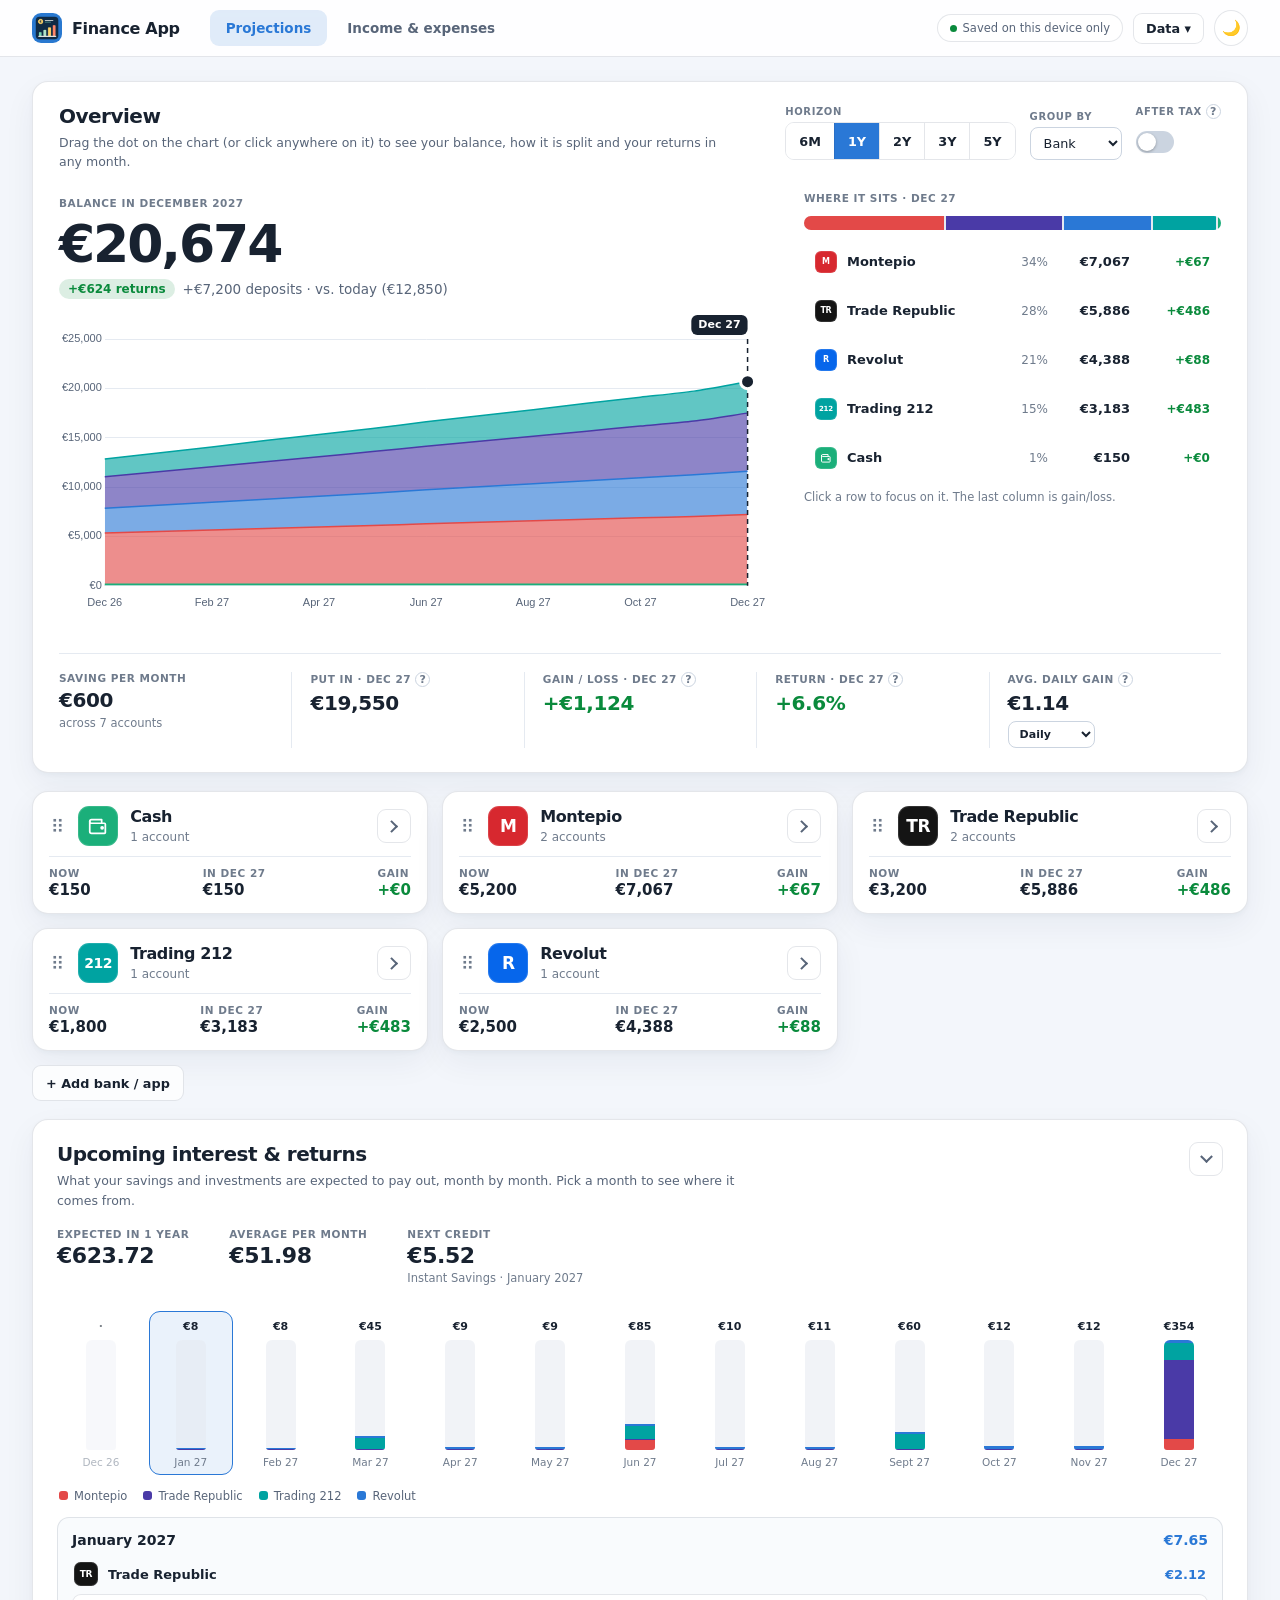
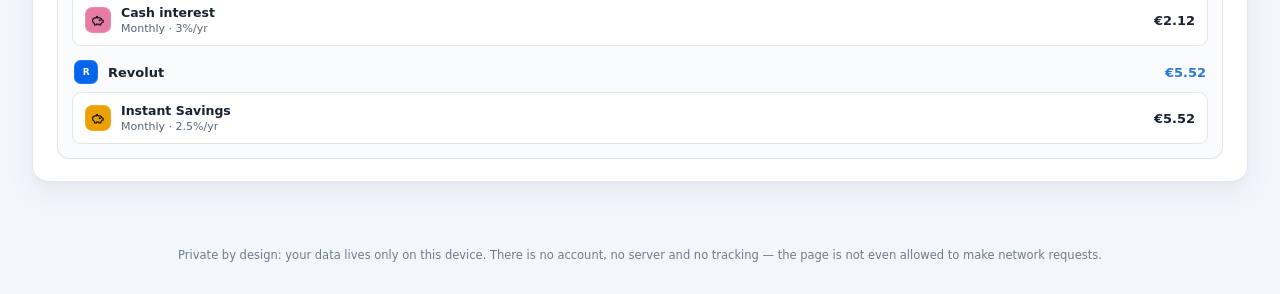
<file: index.html>
<!DOCTYPE html>
<html lang="en">
<head>
<meta charset="UTF-8">
<meta name="viewport" content="width=device-width, initial-scale=1.0, viewport-fit=cover">
<meta http-equiv="Content-Security-Policy" content="default-src 'none'; script-src 'self' 'sha256-WPOx5vxs2ziuLDqXnK0Z0+5/UvFfiCjU7cx1/tRrasc='; style-src 'self' 'unsafe-inline'; img-src 'self' data: blob:; font-src 'self'; connect-src 'self'; manifest-src 'self'; worker-src 'self'; base-uri 'none'; form-action 'none'; object-src 'none'">
<meta name="theme-color" id="themeColor" content="#111821">
<meta name="mobile-web-app-capable" content="yes">
<meta name="apple-mobile-web-app-capable" content="yes">
<meta name="apple-mobile-web-app-title" content="Finance App">
<meta name="apple-mobile-web-app-status-bar-style" content="black-translucent">
<link rel="manifest" href="manifest.webmanifest">
<link rel="icon" type="image/png" href="assets/icons/icon-192.png">
<link rel="apple-touch-icon" href="assets/icons/apple-touch-icon.png">
<title>Finance App</title>
<script>
  // Set the theme before first paint to avoid a light flash in dark mode.
  (function () {
    var t = 'light';
    try { t = localStorage.getItem('finance-tracker-theme-v1') || (matchMedia('(prefers-color-scheme: dark)').matches ? 'dark' : 'light'); } catch (e) {}
    document.documentElement.setAttribute('data-theme', t);
  })();
</script>
<link rel="stylesheet" href="css/styles.css">
</head>
<body>
<div class="app">
  <header class="topbar">
    <div class="brand"><img class="brand-mark" src="assets/icons/icon-192.png" alt=""><span class="brand-name">Finance App</span></div>
    <nav class="tabs" role="tablist" aria-label="Sections">
      <button role="tab" data-tab="projections" aria-controls="view-projections">Projections</button>
      <button role="tab" data-tab="cashflow" aria-controls="view-cashflow">Income &amp; expenses</button>
    </nav>
    <div class="top-actions">
      <div class="autosave-pill" id="autosavePill"><span class="autosave-dot"></span><span id="autosaveText">Saved to this browser</span></div>
      <details class="menu" id="dataMenu">
        <summary class="ghost-btn" aria-label="Data menu">Data ▾</summary>
        <div class="menu-pop">
          <button id="installBtn" hidden>Install app on this device</button>
          <p class="menu-note" id="iosNote" hidden>To install on iPhone: tap Share, then “Add to Home Screen”.</p>
          <button id="shareBtn" hidden>Share backup…</button>
          <button id="exportBtn">Export backup (JSON)</button>
          <button id="importBtn">Import backup…</button>
          <button id="resetBtn" class="danger">Reset to demo data</button>
        </div>
      </details>
      <input type="file" id="importFile" class="file-input" accept="application/json">
      <button class="theme-btn" id="themeBtn" title="Toggle dark mode" aria-label="Toggle dark mode">🌙</button>
    </div>
  </header>

  <main class="wrap">
    <section id="view-projections" role="tabpanel"></section>
    <section id="view-cashflow" role="tabpanel" hidden></section>
  </main>
  <footer id="footNote">Private by design: your data lives only on this device. There is no account, no server and no tracking — the page is not even allowed to make network requests.</footer>
</div>

<dialog id="bankDialog">
  <form method="dialog" id="bankForm">
    <h3>Add a bank / app</h3>
    <label class="fld"><span>Name</span><input type="text" id="bankName" required maxlength="40" placeholder="e.g. Millennium"></label>
    <label class="fld"><span>Colour</span><input type="color" id="bankColor" value="#2a78d6"></label>
    <div class="dialog-actions">
      <button value="cancel" class="ghost" formnovalidate>Cancel</button>
      <button value="ok" class="primary">Add</button>
    </div>
  </form>
</dialog>

<div id="toast" class="toast" role="status" hidden></div>

<script src="js/vendor/chart.umd.min.js"></script>
<script src="js/core/utils.js"></script>
<script src="js/core/projection.js"></script>
<script src="js/core/store.js"></script>
<script src="js/core/chart-plugins.js"></script>
<script src="js/core/icons.js"></script>
<script src="js/core/income.js"></script>
<script src="js/views/overview.js"></script>
<script src="js/views/projections.js"></script>
<script src="js/views/cashflow.js"></script>
<script src="js/app.js"></script>
<script src="js/pwa.js"></script>
</body>
</html>
</file>
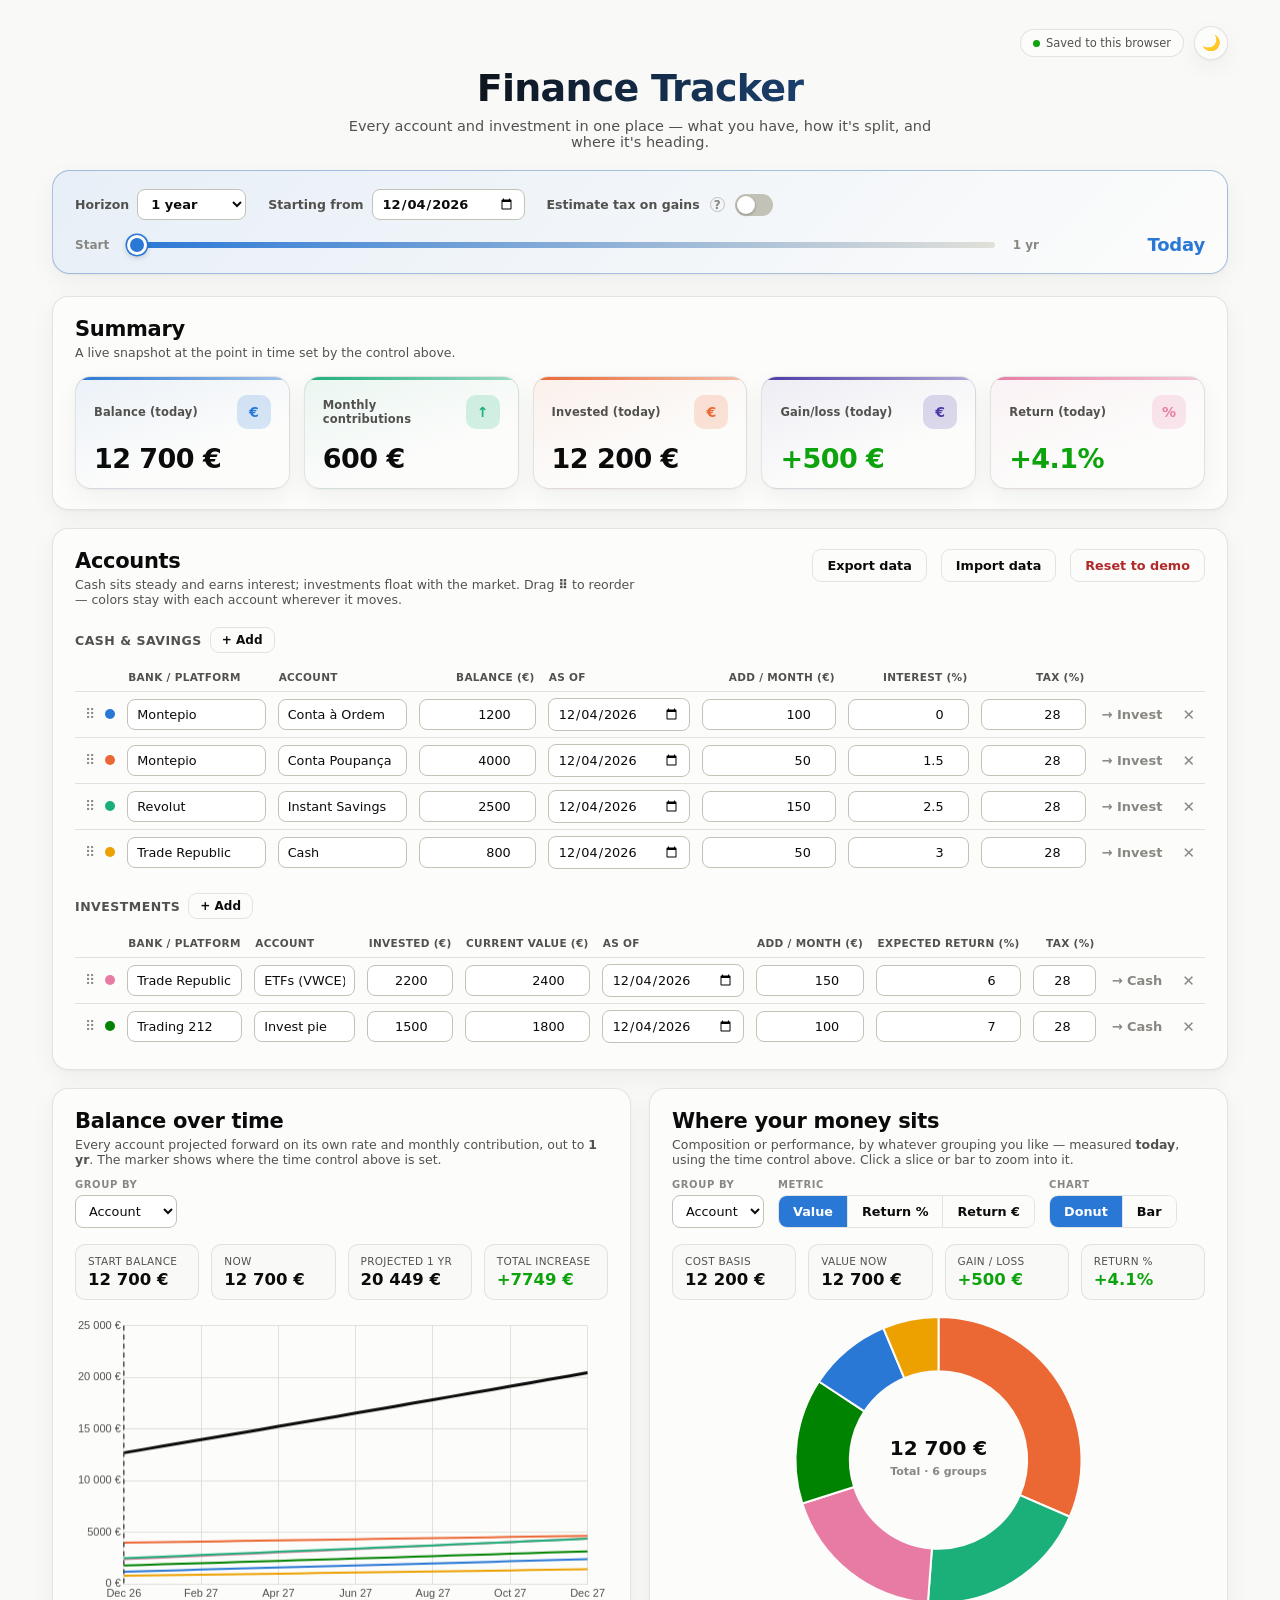
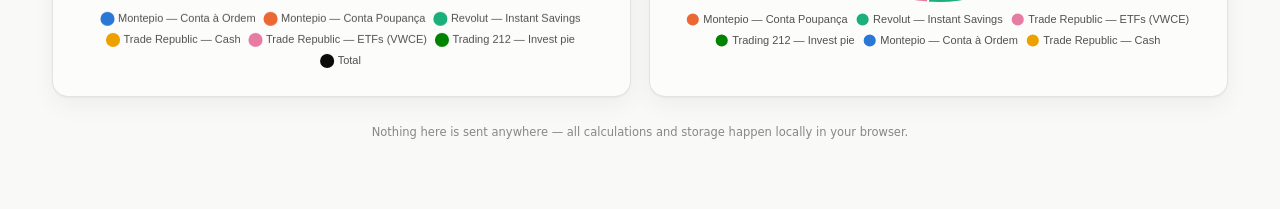
<file: legacy/Finance_App_1.html>
<!DOCTYPE html>
<html lang="en">
<head>
<meta charset="UTF-8">
<meta name="viewport" content="width=device-width, initial-scale=1.0">
<title>Finance Tracker</title>
<script>/*!
 * Chart.js v4.5.1
 * https://www.chartjs.org
 * (c) 2025 Chart.js Contributors
 * Released under the MIT License
 */
!function(t,e){"object"==typeof exports&&"undefined"!=typeof module?module.exports=e():"function"==typeof define&&define.amd?define(e):(t="undefined"!=typeof globalThis?globalThis:t||self).Chart=e()}(this,(function(){"use strict";var t=Object.freeze({__proto__:null,get Colors(){return Jo},get Decimation(){return ta},get Filler(){return ba},get Legend(){return Ma},get SubTitle(){return Pa},get Title(){return ka},get Tooltip(){return Na}});function e(){}const i=(()=>{let t=0;return()=>t++})();function s(t){return null==t}function n(t){if(Array.isArray&&Array.isArray(t))return!0;const e=Object.prototype.toString.call(t);return"[object"===e.slice(0,7)&&"Array]"===e.slice(-6)}function o(t){return null!==t&&"[object Object]"===Object.prototype.toString.call(t)}function a(t){return("number"==typeof t||t instanceof Number)&&isFinite(+t)}function r(t,e){return a(t)?t:e}function l(t,e){return void 0===t?e:t}const h=(t,e)=>"string"==typeof t&&t.endsWith("%")?parseFloat(t)/100:+t/e,c=(t,e)=>"string"==typeof t&&t.endsWith("%")?parseFloat(t)/100*e:+t;function d(t,e,i){if(t&&"function"==typeof t.call)return t.apply(i,e)}function u(t,e,i,s){let a,r,l;if(n(t))if(r=t.length,s)for(a=r-1;a>=0;a--)e.call(i,t[a],a);else for(a=0;a<r;a++)e.call(i,t[a],a);else if(o(t))for(l=Object.keys(t),r=l.length,a=0;a<r;a++)e.call(i,t[l[a]],l[a])}function f(t,e){let i,s,n,o;if(!t||!e||t.length!==e.length)return!1;for(i=0,s=t.length;i<s;++i)if(n=t[i],o=e[i],n.datasetIndex!==o.datasetIndex||n.index!==o.index)return!1;return!0}function g(t){if(n(t))return t.map(g);if(o(t)){const e=Object.create(null),i=Object.keys(t),s=i.length;let n=0;for(;n<s;++n)e[i[n]]=g(t[i[n]]);return e}return t}function p(t){return-1===["__proto__","prototype","constructor"].indexOf(t)}function m(t,e,i,s){if(!p(t))return;const n=e[t],a=i[t];o(n)&&o(a)?x(n,a,s):e[t]=g(a)}function x(t,e,i){const s=n(e)?e:[e],a=s.length;if(!o(t))return t;const r=(i=i||{}).merger||m;let l;for(let e=0;e<a;++e){if(l=s[e],!o(l))continue;const n=Object.keys(l);for(let e=0,s=n.length;e<s;++e)r(n[e],t,l,i)}return t}function b(t,e){return x(t,e,{merger:_})}function _(t,e,i){if(!p(t))return;const s=e[t],n=i[t];o(s)&&o(n)?b(s,n):Object.prototype.hasOwnProperty.call(e,t)||(e[t]=g(n))}const y={"":t=>t,x:t=>t.x,y:t=>t.y};function v(t){const e=t.split("."),i=[];let s="";for(const t of e)s+=t,s.endsWith("\\")?s=s.slice(0,-1)+".":(i.push(s),s="");return i}function M(t,e){const i=y[e]||(y[e]=function(t){const e=v(t);return t=>{for(const i of e){if(""===i)break;t=t&&t[i]}return t}}(e));return i(t)}function w(t){return t.charAt(0).toUpperCase()+t.slice(1)}const k=t=>void 0!==t,S=t=>"function"==typeof t,P=(t,e)=>{if(t.size!==e.size)return!1;for(const i of t)if(!e.has(i))return!1;return!0};function D(t){return"mouseup"===t.type||"click"===t.type||"contextmenu"===t.type}const C=Math.PI,O=2*C,A=O+C,T=Number.POSITIVE_INFINITY,L=C/180,E=C/2,R=C/4,I=2*C/3,z=Math.log10,F=Math.sign;function V(t,e,i){return Math.abs(t-e)<i}function B(t){const e=Math.round(t);t=V(t,e,t/1e3)?e:t;const i=Math.pow(10,Math.floor(z(t))),s=t/i;return(s<=1?1:s<=2?2:s<=5?5:10)*i}function W(t){const e=[],i=Math.sqrt(t);let s;for(s=1;s<i;s++)t%s==0&&(e.push(s),e.push(t/s));return i===(0|i)&&e.push(i),e.sort(((t,e)=>t-e)).pop(),e}function N(t){return!function(t){return"symbol"==typeof t||"object"==typeof t&&null!==t&&!(Symbol.toPrimitive in t||"toString"in t||"valueOf"in t)}(t)&&!isNaN(parseFloat(t))&&isFinite(t)}function H(t,e){const i=Math.round(t);return i-e<=t&&i+e>=t}function j(t,e,i){let s,n,o;for(s=0,n=t.length;s<n;s++)o=t[s][i],isNaN(o)||(e.min=Math.min(e.min,o),e.max=Math.max(e.max,o))}function $(t){return t*(C/180)}function Y(t){return t*(180/C)}function U(t){if(!a(t))return;let e=1,i=0;for(;Math.round(t*e)/e!==t;)e*=10,i++;return i}function X(t,e){const i=e.x-t.x,s=e.y-t.y,n=Math.sqrt(i*i+s*s);let o=Math.atan2(s,i);return o<-.5*C&&(o+=O),{angle:o,distance:n}}function q(t,e){return Math.sqrt(Math.pow(e.x-t.x,2)+Math.pow(e.y-t.y,2))}function K(t,e){return(t-e+A)%O-C}function G(t){return(t%O+O)%O}function J(t,e,i,s){const n=G(t),o=G(e),a=G(i),r=G(o-n),l=G(a-n),h=G(n-o),c=G(n-a);return n===o||n===a||s&&o===a||r>l&&h<c}function Z(t,e,i){return Math.max(e,Math.min(i,t))}function Q(t){return Z(t,-32768,32767)}function tt(t,e,i,s=1e-6){return t>=Math.min(e,i)-s&&t<=Math.max(e,i)+s}function et(t,e,i){i=i||(i=>t[i]<e);let s,n=t.length-1,o=0;for(;n-o>1;)s=o+n>>1,i(s)?o=s:n=s;return{lo:o,hi:n}}const it=(t,e,i,s)=>et(t,i,s?s=>{const n=t[s][e];return n<i||n===i&&t[s+1][e]===i}:s=>t[s][e]<i),st=(t,e,i)=>et(t,i,(s=>t[s][e]>=i));function nt(t,e,i){let s=0,n=t.length;for(;s<n&&t[s]<e;)s++;for(;n>s&&t[n-1]>i;)n--;return s>0||n<t.length?t.slice(s,n):t}const ot=["push","pop","shift","splice","unshift"];function at(t,e){t._chartjs?t._chartjs.listeners.push(e):(Object.defineProperty(t,"_chartjs",{configurable:!0,enumerable:!1,value:{listeners:[e]}}),ot.forEach((e=>{const i="_onData"+w(e),s=t[e];Object.defineProperty(t,e,{configurable:!0,enumerable:!1,value(...e){const n=s.apply(this,e);return t._chartjs.listeners.forEach((t=>{"function"==typeof t[i]&&t[i](...e)})),n}})})))}function rt(t,e){const i=t._chartjs;if(!i)return;const s=i.listeners,n=s.indexOf(e);-1!==n&&s.splice(n,1),s.length>0||(ot.forEach((e=>{delete t[e]})),delete t._chartjs)}function lt(t){const e=new Set(t);return e.size===t.length?t:Array.from(e)}const ht="undefined"==typeof window?function(t){return t()}:window.requestAnimationFrame;function ct(t,e){let i=[],s=!1;return function(...n){i=n,s||(s=!0,ht.call(window,(()=>{s=!1,t.apply(e,i)})))}}function dt(t,e){let i;return function(...s){return e?(clearTimeout(i),i=setTimeout(t,e,s)):t.apply(this,s),e}}const ut=t=>"start"===t?"left":"end"===t?"right":"center",ft=(t,e,i)=>"start"===t?e:"end"===t?i:(e+i)/2,gt=(t,e,i,s)=>t===(s?"left":"right")?i:"center"===t?(e+i)/2:e;function pt(t,e,i){const n=e.length;let o=0,a=n;if(t._sorted){const{iScale:r,vScale:l,_parsed:h}=t,c=t.dataset&&t.dataset.options?t.dataset.options.spanGaps:null,d=r.axis,{min:u,max:f,minDefined:g,maxDefined:p}=r.getUserBounds();if(g){if(o=Math.min(it(h,d,u).lo,i?n:it(e,d,r.getPixelForValue(u)).lo),c){const t=h.slice(0,o+1).reverse().findIndex((t=>!s(t[l.axis])));o-=Math.max(0,t)}o=Z(o,0,n-1)}if(p){let t=Math.max(it(h,r.axis,f,!0).hi+1,i?0:it(e,d,r.getPixelForValue(f),!0).hi+1);if(c){const e=h.slice(t-1).findIndex((t=>!s(t[l.axis])));t+=Math.max(0,e)}a=Z(t,o,n)-o}else a=n-o}return{start:o,count:a}}function mt(t){const{xScale:e,yScale:i,_scaleRanges:s}=t,n={xmin:e.min,xmax:e.max,ymin:i.min,ymax:i.max};if(!s)return t._scaleRanges=n,!0;const o=s.xmin!==e.min||s.xmax!==e.max||s.ymin!==i.min||s.ymax!==i.max;return Object.assign(s,n),o}class xt{constructor(){this._request=null,this._charts=new Map,this._running=!1,this._lastDate=void 0}_notify(t,e,i,s){const n=e.listeners[s],o=e.duration;n.forEach((s=>s({chart:t,initial:e.initial,numSteps:o,currentStep:Math.min(i-e.start,o)})))}_refresh(){this._request||(this._running=!0,this._request=ht.call(window,(()=>{this._update(),this._request=null,this._running&&this._refresh()})))}_update(t=Date.now()){let e=0;this._charts.forEach(((i,s)=>{if(!i.running||!i.items.length)return;const n=i.items;let o,a=n.length-1,r=!1;for(;a>=0;--a)o=n[a],o._active?(o._total>i.duration&&(i.duration=o._total),o.tick(t),r=!0):(n[a]=n[n.length-1],n.pop());r&&(s.draw(),this._notify(s,i,t,"progress")),n.length||(i.running=!1,this._notify(s,i,t,"complete"),i.initial=!1),e+=n.length})),this._lastDate=t,0===e&&(this._running=!1)}_getAnims(t){const e=this._charts;let i=e.get(t);return i||(i={running:!1,initial:!0,items:[],listeners:{complete:[],progress:[]}},e.set(t,i)),i}listen(t,e,i){this._getAnims(t).listeners[e].push(i)}add(t,e){e&&e.length&&this._getAnims(t).items.push(...e)}has(t){return this._getAnims(t).items.length>0}start(t){const e=this._charts.get(t);e&&(e.running=!0,e.start=Date.now(),e.duration=e.items.reduce(((t,e)=>Math.max(t,e._duration)),0),this._refresh())}running(t){if(!this._running)return!1;const e=this._charts.get(t);return!!(e&&e.running&&e.items.length)}stop(t){const e=this._charts.get(t);if(!e||!e.items.length)return;const i=e.items;let s=i.length-1;for(;s>=0;--s)i[s].cancel();e.items=[],this._notify(t,e,Date.now(),"complete")}remove(t){return this._charts.delete(t)}}var bt=new xt;
/*!
 * @kurkle/color v0.3.2
 * https://github.com/kurkle/color#readme
 * (c) 2023 Jukka Kurkela
 * Released under the MIT License
 */function _t(t){return t+.5|0}const yt=(t,e,i)=>Math.max(Math.min(t,i),e);function vt(t){return yt(_t(2.55*t),0,255)}function Mt(t){return yt(_t(255*t),0,255)}function wt(t){return yt(_t(t/2.55)/100,0,1)}function kt(t){return yt(_t(100*t),0,100)}const St={0:0,1:1,2:2,3:3,4:4,5:5,6:6,7:7,8:8,9:9,A:10,B:11,C:12,D:13,E:14,F:15,a:10,b:11,c:12,d:13,e:14,f:15},Pt=[..."0123456789ABCDEF"],Dt=t=>Pt[15&t],Ct=t=>Pt[(240&t)>>4]+Pt[15&t],Ot=t=>(240&t)>>4==(15&t);function At(t){var e=(t=>Ot(t.r)&&Ot(t.g)&&Ot(t.b)&&Ot(t.a))(t)?Dt:Ct;return t?"#"+e(t.r)+e(t.g)+e(t.b)+((t,e)=>t<255?e(t):"")(t.a,e):void 0}const Tt=/^(hsla?|hwb|hsv)\(\s*([-+.e\d]+)(?:deg)?[\s,]+([-+.e\d]+)%[\s,]+([-+.e\d]+)%(?:[\s,]+([-+.e\d]+)(%)?)?\s*\)$/;function Lt(t,e,i){const s=e*Math.min(i,1-i),n=(e,n=(e+t/30)%12)=>i-s*Math.max(Math.min(n-3,9-n,1),-1);return[n(0),n(8),n(4)]}function Et(t,e,i){const s=(s,n=(s+t/60)%6)=>i-i*e*Math.max(Math.min(n,4-n,1),0);return[s(5),s(3),s(1)]}function Rt(t,e,i){const s=Lt(t,1,.5);let n;for(e+i>1&&(n=1/(e+i),e*=n,i*=n),n=0;n<3;n++)s[n]*=1-e-i,s[n]+=e;return s}function It(t){const e=t.r/255,i=t.g/255,s=t.b/255,n=Math.max(e,i,s),o=Math.min(e,i,s),a=(n+o)/2;let r,l,h;return n!==o&&(h=n-o,l=a>.5?h/(2-n-o):h/(n+o),r=function(t,e,i,s,n){return t===n?(e-i)/s+(e<i?6:0):e===n?(i-t)/s+2:(t-e)/s+4}(e,i,s,h,n),r=60*r+.5),[0|r,l||0,a]}function zt(t,e,i,s){return(Array.isArray(e)?t(e[0],e[1],e[2]):t(e,i,s)).map(Mt)}function Ft(t,e,i){return zt(Lt,t,e,i)}function Vt(t){return(t%360+360)%360}function Bt(t){const e=Tt.exec(t);let i,s=255;if(!e)return;e[5]!==i&&(s=e[6]?vt(+e[5]):Mt(+e[5]));const n=Vt(+e[2]),o=+e[3]/100,a=+e[4]/100;return i="hwb"===e[1]?function(t,e,i){return zt(Rt,t,e,i)}(n,o,a):"hsv"===e[1]?function(t,e,i){return zt(Et,t,e,i)}(n,o,a):Ft(n,o,a),{r:i[0],g:i[1],b:i[2],a:s}}const Wt={x:"dark",Z:"light",Y:"re",X:"blu",W:"gr",V:"medium",U:"slate",A:"ee",T:"ol",S:"or",B:"ra",C:"lateg",D:"ights",R:"in",Q:"turquois",E:"hi",P:"ro",O:"al",N:"le",M:"de",L:"yello",F:"en",K:"ch",G:"arks",H:"ea",I:"ightg",J:"wh"},Nt={OiceXe:"f0f8ff",antiquewEte:"faebd7",aqua:"ffff",aquamarRe:"7fffd4",azuY:"f0ffff",beige:"f5f5dc",bisque:"ffe4c4",black:"0",blanKedOmond:"ffebcd",Xe:"ff",XeviTet:"8a2be2",bPwn:"a52a2a",burlywood:"deb887",caMtXe:"5f9ea0",KartYuse:"7fff00",KocTate:"d2691e",cSO:"ff7f50",cSnflowerXe:"6495ed",cSnsilk:"fff8dc",crimson:"dc143c",cyan:"ffff",xXe:"8b",xcyan:"8b8b",xgTMnPd:"b8860b",xWay:"a9a9a9",xgYF:"6400",xgYy:"a9a9a9",xkhaki:"bdb76b",xmagFta:"8b008b",xTivegYF:"556b2f",xSange:"ff8c00",xScEd:"9932cc",xYd:"8b0000",xsOmon:"e9967a",xsHgYF:"8fbc8f",xUXe:"483d8b",xUWay:"2f4f4f",xUgYy:"2f4f4f",xQe:"ced1",xviTet:"9400d3",dAppRk:"ff1493",dApskyXe:"bfff",dimWay:"696969",dimgYy:"696969",dodgerXe:"1e90ff",fiYbrick:"b22222",flSOwEte:"fffaf0",foYstWAn:"228b22",fuKsia:"ff00ff",gaRsbSo:"dcdcdc",ghostwEte:"f8f8ff",gTd:"ffd700",gTMnPd:"daa520",Way:"808080",gYF:"8000",gYFLw:"adff2f",gYy:"808080",honeyMw:"f0fff0",hotpRk:"ff69b4",RdianYd:"cd5c5c",Rdigo:"4b0082",ivSy:"fffff0",khaki:"f0e68c",lavFMr:"e6e6fa",lavFMrXsh:"fff0f5",lawngYF:"7cfc00",NmoncEffon:"fffacd",ZXe:"add8e6",ZcSO:"f08080",Zcyan:"e0ffff",ZgTMnPdLw:"fafad2",ZWay:"d3d3d3",ZgYF:"90ee90",ZgYy:"d3d3d3",ZpRk:"ffb6c1",ZsOmon:"ffa07a",ZsHgYF:"20b2aa",ZskyXe:"87cefa",ZUWay:"778899",ZUgYy:"778899",ZstAlXe:"b0c4de",ZLw:"ffffe0",lime:"ff00",limegYF:"32cd32",lRF:"faf0e6",magFta:"ff00ff",maPon:"800000",VaquamarRe:"66cdaa",VXe:"cd",VScEd:"ba55d3",VpurpN:"9370db",VsHgYF:"3cb371",VUXe:"7b68ee",VsprRggYF:"fa9a",VQe:"48d1cc",VviTetYd:"c71585",midnightXe:"191970",mRtcYam:"f5fffa",mistyPse:"ffe4e1",moccasR:"ffe4b5",navajowEte:"ffdead",navy:"80",Tdlace:"fdf5e6",Tive:"808000",TivedBb:"6b8e23",Sange:"ffa500",SangeYd:"ff4500",ScEd:"da70d6",pOegTMnPd:"eee8aa",pOegYF:"98fb98",pOeQe:"afeeee",pOeviTetYd:"db7093",papayawEp:"ffefd5",pHKpuff:"ffdab9",peru:"cd853f",pRk:"ffc0cb",plum:"dda0dd",powMrXe:"b0e0e6",purpN:"800080",YbeccapurpN:"663399",Yd:"ff0000",Psybrown:"bc8f8f",PyOXe:"4169e1",saddNbPwn:"8b4513",sOmon:"fa8072",sandybPwn:"f4a460",sHgYF:"2e8b57",sHshell:"fff5ee",siFna:"a0522d",silver:"c0c0c0",skyXe:"87ceeb",UXe:"6a5acd",UWay:"708090",UgYy:"708090",snow:"fffafa",sprRggYF:"ff7f",stAlXe:"4682b4",tan:"d2b48c",teO:"8080",tEstN:"d8bfd8",tomato:"ff6347",Qe:"40e0d0",viTet:"ee82ee",JHt:"f5deb3",wEte:"ffffff",wEtesmoke:"f5f5f5",Lw:"ffff00",LwgYF:"9acd32"};let Ht;function jt(t){Ht||(Ht=function(){const t={},e=Object.keys(Nt),i=Object.keys(Wt);let s,n,o,a,r;for(s=0;s<e.length;s++){for(a=r=e[s],n=0;n<i.length;n++)o=i[n],r=r.replace(o,Wt[o]);o=parseInt(Nt[a],16),t[r]=[o>>16&255,o>>8&255,255&o]}return t}(),Ht.transparent=[0,0,0,0]);const e=Ht[t.toLowerCase()];return e&&{r:e[0],g:e[1],b:e[2],a:4===e.length?e[3]:255}}const $t=/^rgba?\(\s*([-+.\d]+)(%)?[\s,]+([-+.e\d]+)(%)?[\s,]+([-+.e\d]+)(%)?(?:[\s,/]+([-+.e\d]+)(%)?)?\s*\)$/;const Yt=t=>t<=.0031308?12.92*t:1.055*Math.pow(t,1/2.4)-.055,Ut=t=>t<=.04045?t/12.92:Math.pow((t+.055)/1.055,2.4);function Xt(t,e,i){if(t){let s=It(t);s[e]=Math.max(0,Math.min(s[e]+s[e]*i,0===e?360:1)),s=Ft(s),t.r=s[0],t.g=s[1],t.b=s[2]}}function qt(t,e){return t?Object.assign(e||{},t):t}function Kt(t){var e={r:0,g:0,b:0,a:255};return Array.isArray(t)?t.length>=3&&(e={r:t[0],g:t[1],b:t[2],a:255},t.length>3&&(e.a=Mt(t[3]))):(e=qt(t,{r:0,g:0,b:0,a:1})).a=Mt(e.a),e}function Gt(t){return"r"===t.charAt(0)?function(t){const e=$t.exec(t);let i,s,n,o=255;if(e){if(e[7]!==i){const t=+e[7];o=e[8]?vt(t):yt(255*t,0,255)}return i=+e[1],s=+e[3],n=+e[5],i=255&(e[2]?vt(i):yt(i,0,255)),s=255&(e[4]?vt(s):yt(s,0,255)),n=255&(e[6]?vt(n):yt(n,0,255)),{r:i,g:s,b:n,a:o}}}(t):Bt(t)}class Jt{constructor(t){if(t instanceof Jt)return t;const e=typeof t;let i;var s,n,o;"object"===e?i=Kt(t):"string"===e&&(o=(s=t).length,"#"===s[0]&&(4===o||5===o?n={r:255&17*St[s[1]],g:255&17*St[s[2]],b:255&17*St[s[3]],a:5===o?17*St[s[4]]:255}:7!==o&&9!==o||(n={r:St[s[1]]<<4|St[s[2]],g:St[s[3]]<<4|St[s[4]],b:St[s[5]]<<4|St[s[6]],a:9===o?St[s[7]]<<4|St[s[8]]:255})),i=n||jt(t)||Gt(t)),this._rgb=i,this._valid=!!i}get valid(){return this._valid}get rgb(){var t=qt(this._rgb);return t&&(t.a=wt(t.a)),t}set rgb(t){this._rgb=Kt(t)}rgbString(){return this._valid?(t=this._rgb)&&(t.a<255?`rgba(${t.r}, ${t.g}, ${t.b}, ${wt(t.a)})`:`rgb(${t.r}, ${t.g}, ${t.b})`):void 0;var t}hexString(){return this._valid?At(this._rgb):void 0}hslString(){return this._valid?function(t){if(!t)return;const e=It(t),i=e[0],s=kt(e[1]),n=kt(e[2]);return t.a<255?`hsla(${i}, ${s}%, ${n}%, ${wt(t.a)})`:`hsl(${i}, ${s}%, ${n}%)`}(this._rgb):void 0}mix(t,e){if(t){const i=this.rgb,s=t.rgb;let n;const o=e===n?.5:e,a=2*o-1,r=i.a-s.a,l=((a*r==-1?a:(a+r)/(1+a*r))+1)/2;n=1-l,i.r=255&l*i.r+n*s.r+.5,i.g=255&l*i.g+n*s.g+.5,i.b=255&l*i.b+n*s.b+.5,i.a=o*i.a+(1-o)*s.a,this.rgb=i}return this}interpolate(t,e){return t&&(this._rgb=function(t,e,i){const s=Ut(wt(t.r)),n=Ut(wt(t.g)),o=Ut(wt(t.b));return{r:Mt(Yt(s+i*(Ut(wt(e.r))-s))),g:Mt(Yt(n+i*(Ut(wt(e.g))-n))),b:Mt(Yt(o+i*(Ut(wt(e.b))-o))),a:t.a+i*(e.a-t.a)}}(this._rgb,t._rgb,e)),this}clone(){return new Jt(this.rgb)}alpha(t){return this._rgb.a=Mt(t),this}clearer(t){return this._rgb.a*=1-t,this}greyscale(){const t=this._rgb,e=_t(.3*t.r+.59*t.g+.11*t.b);return t.r=t.g=t.b=e,this}opaquer(t){return this._rgb.a*=1+t,this}negate(){const t=this._rgb;return t.r=255-t.r,t.g=255-t.g,t.b=255-t.b,this}lighten(t){return Xt(this._rgb,2,t),this}darken(t){return Xt(this._rgb,2,-t),this}saturate(t){return Xt(this._rgb,1,t),this}desaturate(t){return Xt(this._rgb,1,-t),this}rotate(t){return function(t,e){var i=It(t);i[0]=Vt(i[0]+e),i=Ft(i),t.r=i[0],t.g=i[1],t.b=i[2]}(this._rgb,t),this}}function Zt(t){if(t&&"object"==typeof t){const e=t.toString();return"[object CanvasPattern]"===e||"[object CanvasGradient]"===e}return!1}function Qt(t){return Zt(t)?t:new Jt(t)}function te(t){return Zt(t)?t:new Jt(t).saturate(.5).darken(.1).hexString()}const ee=["x","y","borderWidth","radius","tension"],ie=["color","borderColor","backgroundColor"];const se=new Map;function ne(t,e,i){return function(t,e){e=e||{};const i=t+JSON.stringify(e);let s=se.get(i);return s||(s=new Intl.NumberFormat(t,e),se.set(i,s)),s}(e,i).format(t)}const oe={values:t=>n(t)?t:""+t,numeric(t,e,i){if(0===t)return"0";const s=this.chart.options.locale;let n,o=t;if(i.length>1){const e=Math.max(Math.abs(i[0].value),Math.abs(i[i.length-1].value));(e<1e-4||e>1e15)&&(n="scientific"),o=function(t,e){let i=e.length>3?e[2].value-e[1].value:e[1].value-e[0].value;Math.abs(i)>=1&&t!==Math.floor(t)&&(i=t-Math.floor(t));return i}(t,i)}const a=z(Math.abs(o)),r=isNaN(a)?1:Math.max(Math.min(-1*Math.floor(a),20),0),l={notation:n,minimumFractionDigits:r,maximumFractionDigits:r};return Object.assign(l,this.options.ticks.format),ne(t,s,l)},logarithmic(t,e,i){if(0===t)return"0";const s=i[e].significand||t/Math.pow(10,Math.floor(z(t)));return[1,2,3,5,10,15].includes(s)||e>.8*i.length?oe.numeric.call(this,t,e,i):""}};var ae={formatters:oe};const re=Object.create(null),le=Object.create(null);function he(t,e){if(!e)return t;const i=e.split(".");for(let e=0,s=i.length;e<s;++e){const s=i[e];t=t[s]||(t[s]=Object.create(null))}return t}function ce(t,e,i){return"string"==typeof e?x(he(t,e),i):x(he(t,""),e)}class de{constructor(t,e){this.animation=void 0,this.backgroundColor="rgba(0,0,0,0.1)",this.borderColor="rgba(0,0,0,0.1)",this.color="#666",this.datasets={},this.devicePixelRatio=t=>t.chart.platform.getDevicePixelRatio(),this.elements={},this.events=["mousemove","mouseout","click","touchstart","touchmove"],this.font={family:"'Helvetica Neue', 'Helvetica', 'Arial', sans-serif",size:12,style:"normal",lineHeight:1.2,weight:null},this.hover={},this.hoverBackgroundColor=(t,e)=>te(e.backgroundColor),this.hoverBorderColor=(t,e)=>te(e.borderColor),this.hoverColor=(t,e)=>te(e.color),this.indexAxis="x",this.interaction={mode:"nearest",intersect:!0,includeInvisible:!1},this.maintainAspectRatio=!0,this.onHover=null,this.onClick=null,this.parsing=!0,this.plugins={},this.responsive=!0,this.scale=void 0,this.scales={},this.showLine=!0,this.drawActiveElementsOnTop=!0,this.describe(t),this.apply(e)}set(t,e){return ce(this,t,e)}get(t){return he(this,t)}describe(t,e){return ce(le,t,e)}override(t,e){return ce(re,t,e)}route(t,e,i,s){const n=he(this,t),a=he(this,i),r="_"+e;Object.defineProperties(n,{[r]:{value:n[e],writable:!0},[e]:{enumerable:!0,get(){const t=this[r],e=a[s];return o(t)?Object.assign({},e,t):l(t,e)},set(t){this[r]=t}}})}apply(t){t.forEach((t=>t(this)))}}var ue=new de({_scriptable:t=>!t.startsWith("on"),_indexable:t=>"events"!==t,hover:{_fallback:"interaction"},interaction:{_scriptable:!1,_indexable:!1}},[function(t){t.set("animation",{delay:void 0,duration:1e3,easing:"easeOutQuart",fn:void 0,from:void 0,loop:void 0,to:void 0,type:void 0}),t.describe("animation",{_fallback:!1,_indexable:!1,_scriptable:t=>"onProgress"!==t&&"onComplete"!==t&&"fn"!==t}),t.set("animations",{colors:{type:"color",properties:ie},numbers:{type:"number",properties:ee}}),t.describe("animations",{_fallback:"animation"}),t.set("transitions",{active:{animation:{duration:400}},resize:{animation:{duration:0}},show:{animations:{colors:{from:"transparent"},visible:{type:"boolean",duration:0}}},hide:{animations:{colors:{to:"transparent"},visible:{type:"boolean",easing:"linear",fn:t=>0|t}}}})},function(t){t.set("layout",{autoPadding:!0,padding:{top:0,right:0,bottom:0,left:0}})},function(t){t.set("scale",{display:!0,offset:!1,reverse:!1,beginAtZero:!1,bounds:"ticks",clip:!0,grace:0,grid:{display:!0,lineWidth:1,drawOnChartArea:!0,drawTicks:!0,tickLength:8,tickWidth:(t,e)=>e.lineWidth,tickColor:(t,e)=>e.color,offset:!1},border:{display:!0,dash:[],dashOffset:0,width:1},title:{display:!1,text:"",padding:{top:4,bottom:4}},ticks:{minRotation:0,maxRotation:50,mirror:!1,textStrokeWidth:0,textStrokeColor:"",padding:3,display:!0,autoSkip:!0,autoSkipPadding:3,labelOffset:0,callback:ae.formatters.values,minor:{},major:{},align:"center",crossAlign:"near",showLabelBackdrop:!1,backdropColor:"rgba(255, 255, 255, 0.75)",backdropPadding:2}}),t.route("scale.ticks","color","","color"),t.route("scale.grid","color","","borderColor"),t.route("scale.border","color","","borderColor"),t.route("scale.title","color","","color"),t.describe("scale",{_fallback:!1,_scriptable:t=>!t.startsWith("before")&&!t.startsWith("after")&&"callback"!==t&&"parser"!==t,_indexable:t=>"borderDash"!==t&&"tickBorderDash"!==t&&"dash"!==t}),t.describe("scales",{_fallback:"scale"}),t.describe("scale.ticks",{_scriptable:t=>"backdropPadding"!==t&&"callback"!==t,_indexable:t=>"backdropPadding"!==t})}]);function fe(){return"undefined"!=typeof window&&"undefined"!=typeof document}function ge(t){let e=t.parentNode;return e&&"[object ShadowRoot]"===e.toString()&&(e=e.host),e}function pe(t,e,i){let s;return"string"==typeof t?(s=parseInt(t,10),-1!==t.indexOf("%")&&(s=s/100*e.parentNode[i])):s=t,s}const me=t=>t.ownerDocument.defaultView.getComputedStyle(t,null);function xe(t,e){return me(t).getPropertyValue(e)}const be=["top","right","bottom","left"];function _e(t,e,i){const s={};i=i?"-"+i:"";for(let n=0;n<4;n++){const o=be[n];s[o]=parseFloat(t[e+"-"+o+i])||0}return s.width=s.left+s.right,s.height=s.top+s.bottom,s}const ye=(t,e,i)=>(t>0||e>0)&&(!i||!i.shadowRoot);function ve(t,e){if("native"in t)return t;const{canvas:i,currentDevicePixelRatio:s}=e,n=me(i),o="border-box"===n.boxSizing,a=_e(n,"padding"),r=_e(n,"border","width"),{x:l,y:h,box:c}=function(t,e){const i=t.touches,s=i&&i.length?i[0]:t,{offsetX:n,offsetY:o}=s;let a,r,l=!1;if(ye(n,o,t.target))a=n,r=o;else{const t=e.getBoundingClientRect();a=s.clientX-t.left,r=s.clientY-t.top,l=!0}return{x:a,y:r,box:l}}(t,i),d=a.left+(c&&r.left),u=a.top+(c&&r.top);let{width:f,height:g}=e;return o&&(f-=a.width+r.width,g-=a.height+r.height),{x:Math.round((l-d)/f*i.width/s),y:Math.round((h-u)/g*i.height/s)}}const Me=t=>Math.round(10*t)/10;function we(t,e,i,s){const n=me(t),o=_e(n,"margin"),a=pe(n.maxWidth,t,"clientWidth")||T,r=pe(n.maxHeight,t,"clientHeight")||T,l=function(t,e,i){let s,n;if(void 0===e||void 0===i){const o=t&&ge(t);if(o){const t=o.getBoundingClientRect(),a=me(o),r=_e(a,"border","width"),l=_e(a,"padding");e=t.width-l.width-r.width,i=t.height-l.height-r.height,s=pe(a.maxWidth,o,"clientWidth"),n=pe(a.maxHeight,o,"clientHeight")}else e=t.clientWidth,i=t.clientHeight}return{width:e,height:i,maxWidth:s||T,maxHeight:n||T}}(t,e,i);let{width:h,height:c}=l;if("content-box"===n.boxSizing){const t=_e(n,"border","width"),e=_e(n,"padding");h-=e.width+t.width,c-=e.height+t.height}h=Math.max(0,h-o.width),c=Math.max(0,s?h/s:c-o.height),h=Me(Math.min(h,a,l.maxWidth)),c=Me(Math.min(c,r,l.maxHeight)),h&&!c&&(c=Me(h/2));return(void 0!==e||void 0!==i)&&s&&l.height&&c>l.height&&(c=l.height,h=Me(Math.floor(c*s))),{width:h,height:c}}function ke(t,e,i){const s=e||1,n=Me(t.height*s),o=Me(t.width*s);t.height=Me(t.height),t.width=Me(t.width);const a=t.canvas;return a.style&&(i||!a.style.height&&!a.style.width)&&(a.style.height=`${t.height}px`,a.style.width=`${t.width}px`),(t.currentDevicePixelRatio!==s||a.height!==n||a.width!==o)&&(t.currentDevicePixelRatio=s,a.height=n,a.width=o,t.ctx.setTransform(s,0,0,s,0,0),!0)}const Se=function(){let t=!1;try{const e={get passive(){return t=!0,!1}};fe()&&(window.addEventListener("test",null,e),window.removeEventListener("test",null,e))}catch(t){}return t}();function Pe(t,e){const i=xe(t,e),s=i&&i.match(/^(\d+)(\.\d+)?px$/);return s?+s[1]:void 0}function De(t){return!t||s(t.size)||s(t.family)?null:(t.style?t.style+" ":"")+(t.weight?t.weight+" ":"")+t.size+"px "+t.family}function Ce(t,e,i,s,n){let o=e[n];return o||(o=e[n]=t.measureText(n).width,i.push(n)),o>s&&(s=o),s}function Oe(t,e,i,s){let o=(s=s||{}).data=s.data||{},a=s.garbageCollect=s.garbageCollect||[];s.font!==e&&(o=s.data={},a=s.garbageCollect=[],s.font=e),t.save(),t.font=e;let r=0;const l=i.length;let h,c,d,u,f;for(h=0;h<l;h++)if(u=i[h],null==u||n(u)){if(n(u))for(c=0,d=u.length;c<d;c++)f=u[c],null==f||n(f)||(r=Ce(t,o,a,r,f))}else r=Ce(t,o,a,r,u);t.restore();const g=a.length/2;if(g>i.length){for(h=0;h<g;h++)delete o[a[h]];a.splice(0,g)}return r}function Ae(t,e,i){const s=t.currentDevicePixelRatio,n=0!==i?Math.max(i/2,.5):0;return Math.round((e-n)*s)/s+n}function Te(t,e){(e||t)&&((e=e||t.getContext("2d")).save(),e.resetTransform(),e.clearRect(0,0,t.width,t.height),e.restore())}function Le(t,e,i,s){Ee(t,e,i,s,null)}function Ee(t,e,i,s,n){let o,a,r,l,h,c,d,u;const f=e.pointStyle,g=e.rotation,p=e.radius;let m=(g||0)*L;if(f&&"object"==typeof f&&(o=f.toString(),"[object HTMLImageElement]"===o||"[object HTMLCanvasElement]"===o))return t.save(),t.translate(i,s),t.rotate(m),t.drawImage(f,-f.width/2,-f.height/2,f.width,f.height),void t.restore();if(!(isNaN(p)||p<=0)){switch(t.beginPath(),f){default:n?t.ellipse(i,s,n/2,p,0,0,O):t.arc(i,s,p,0,O),t.closePath();break;case"triangle":c=n?n/2:p,t.moveTo(i+Math.sin(m)*c,s-Math.cos(m)*p),m+=I,t.lineTo(i+Math.sin(m)*c,s-Math.cos(m)*p),m+=I,t.lineTo(i+Math.sin(m)*c,s-Math.cos(m)*p),t.closePath();break;case"rectRounded":h=.516*p,l=p-h,a=Math.cos(m+R)*l,d=Math.cos(m+R)*(n?n/2-h:l),r=Math.sin(m+R)*l,u=Math.sin(m+R)*(n?n/2-h:l),t.arc(i-d,s-r,h,m-C,m-E),t.arc(i+u,s-a,h,m-E,m),t.arc(i+d,s+r,h,m,m+E),t.arc(i-u,s+a,h,m+E,m+C),t.closePath();break;case"rect":if(!g){l=Math.SQRT1_2*p,c=n?n/2:l,t.rect(i-c,s-l,2*c,2*l);break}m+=R;case"rectRot":d=Math.cos(m)*(n?n/2:p),a=Math.cos(m)*p,r=Math.sin(m)*p,u=Math.sin(m)*(n?n/2:p),t.moveTo(i-d,s-r),t.lineTo(i+u,s-a),t.lineTo(i+d,s+r),t.lineTo(i-u,s+a),t.closePath();break;case"crossRot":m+=R;case"cross":d=Math.cos(m)*(n?n/2:p),a=Math.cos(m)*p,r=Math.sin(m)*p,u=Math.sin(m)*(n?n/2:p),t.moveTo(i-d,s-r),t.lineTo(i+d,s+r),t.moveTo(i+u,s-a),t.lineTo(i-u,s+a);break;case"star":d=Math.cos(m)*(n?n/2:p),a=Math.cos(m)*p,r=Math.sin(m)*p,u=Math.sin(m)*(n?n/2:p),t.moveTo(i-d,s-r),t.lineTo(i+d,s+r),t.moveTo(i+u,s-a),t.lineTo(i-u,s+a),m+=R,d=Math.cos(m)*(n?n/2:p),a=Math.cos(m)*p,r=Math.sin(m)*p,u=Math.sin(m)*(n?n/2:p),t.moveTo(i-d,s-r),t.lineTo(i+d,s+r),t.moveTo(i+u,s-a),t.lineTo(i-u,s+a);break;case"line":a=n?n/2:Math.cos(m)*p,r=Math.sin(m)*p,t.moveTo(i-a,s-r),t.lineTo(i+a,s+r);break;case"dash":t.moveTo(i,s),t.lineTo(i+Math.cos(m)*(n?n/2:p),s+Math.sin(m)*p);break;case!1:t.closePath()}t.fill(),e.borderWidth>0&&t.stroke()}}function Re(t,e,i){return i=i||.5,!e||t&&t.x>e.left-i&&t.x<e.right+i&&t.y>e.top-i&&t.y<e.bottom+i}function Ie(t,e){t.save(),t.beginPath(),t.rect(e.left,e.top,e.right-e.left,e.bottom-e.top),t.clip()}function ze(t){t.restore()}function Fe(t,e,i,s,n){if(!e)return t.lineTo(i.x,i.y);if("middle"===n){const s=(e.x+i.x)/2;t.lineTo(s,e.y),t.lineTo(s,i.y)}else"after"===n!=!!s?t.lineTo(e.x,i.y):t.lineTo(i.x,e.y);t.lineTo(i.x,i.y)}function Ve(t,e,i,s){if(!e)return t.lineTo(i.x,i.y);t.bezierCurveTo(s?e.cp1x:e.cp2x,s?e.cp1y:e.cp2y,s?i.cp2x:i.cp1x,s?i.cp2y:i.cp1y,i.x,i.y)}function Be(t,e,i,s,n){if(n.strikethrough||n.underline){const o=t.measureText(s),a=e-o.actualBoundingBoxLeft,r=e+o.actualBoundingBoxRight,l=i-o.actualBoundingBoxAscent,h=i+o.actualBoundingBoxDescent,c=n.strikethrough?(l+h)/2:h;t.strokeStyle=t.fillStyle,t.beginPath(),t.lineWidth=n.decorationWidth||2,t.moveTo(a,c),t.lineTo(r,c),t.stroke()}}function We(t,e){const i=t.fillStyle;t.fillStyle=e.color,t.fillRect(e.left,e.top,e.width,e.height),t.fillStyle=i}function Ne(t,e,i,o,a,r={}){const l=n(e)?e:[e],h=r.strokeWidth>0&&""!==r.strokeColor;let c,d;for(t.save(),t.font=a.string,function(t,e){e.translation&&t.translate(e.translation[0],e.translation[1]),s(e.rotation)||t.rotate(e.rotation),e.color&&(t.fillStyle=e.color),e.textAlign&&(t.textAlign=e.textAlign),e.textBaseline&&(t.textBaseline=e.textBaseline)}(t,r),c=0;c<l.length;++c)d=l[c],r.backdrop&&We(t,r.backdrop),h&&(r.strokeColor&&(t.strokeStyle=r.strokeColor),s(r.strokeWidth)||(t.lineWidth=r.strokeWidth),t.strokeText(d,i,o,r.maxWidth)),t.fillText(d,i,o,r.maxWidth),Be(t,i,o,d,r),o+=Number(a.lineHeight);t.restore()}function He(t,e){const{x:i,y:s,w:n,h:o,radius:a}=e;t.arc(i+a.topLeft,s+a.topLeft,a.topLeft,1.5*C,C,!0),t.lineTo(i,s+o-a.bottomLeft),t.arc(i+a.bottomLeft,s+o-a.bottomLeft,a.bottomLeft,C,E,!0),t.lineTo(i+n-a.bottomRight,s+o),t.arc(i+n-a.bottomRight,s+o-a.bottomRight,a.bottomRight,E,0,!0),t.lineTo(i+n,s+a.topRight),t.arc(i+n-a.topRight,s+a.topRight,a.topRight,0,-E,!0),t.lineTo(i+a.topLeft,s)}function je(t,e=[""],i,s,n=(()=>t[0])){const o=i||t;void 0===s&&(s=ti("_fallback",t));const a={[Symbol.toStringTag]:"Object",_cacheable:!0,_scopes:t,_rootScopes:o,_fallback:s,_getTarget:n,override:i=>je([i,...t],e,o,s)};return new Proxy(a,{deleteProperty:(e,i)=>(delete e[i],delete e._keys,delete t[0][i],!0),get:(i,s)=>qe(i,s,(()=>function(t,e,i,s){let n;for(const o of e)if(n=ti(Ue(o,t),i),void 0!==n)return Xe(t,n)?Ze(i,s,t,n):n}(s,e,t,i))),getOwnPropertyDescriptor:(t,e)=>Reflect.getOwnPropertyDescriptor(t._scopes[0],e),getPrototypeOf:()=>Reflect.getPrototypeOf(t[0]),has:(t,e)=>ei(t).includes(e),ownKeys:t=>ei(t),set(t,e,i){const s=t._storage||(t._storage=n());return t[e]=s[e]=i,delete t._keys,!0}})}function $e(t,e,i,s){const a={_cacheable:!1,_proxy:t,_context:e,_subProxy:i,_stack:new Set,_descriptors:Ye(t,s),setContext:e=>$e(t,e,i,s),override:n=>$e(t.override(n),e,i,s)};return new Proxy(a,{deleteProperty:(e,i)=>(delete e[i],delete t[i],!0),get:(t,e,i)=>qe(t,e,(()=>function(t,e,i){const{_proxy:s,_context:a,_subProxy:r,_descriptors:l}=t;let h=s[e];S(h)&&l.isScriptable(e)&&(h=function(t,e,i,s){const{_proxy:n,_context:o,_subProxy:a,_stack:r}=i;if(r.has(t))throw new Error("Recursion detected: "+Array.from(r).join("->")+"->"+t);r.add(t);let l=e(o,a||s);r.delete(t),Xe(t,l)&&(l=Ze(n._scopes,n,t,l));return l}(e,h,t,i));n(h)&&h.length&&(h=function(t,e,i,s){const{_proxy:n,_context:a,_subProxy:r,_descriptors:l}=i;if(void 0!==a.index&&s(t))return e[a.index%e.length];if(o(e[0])){const i=e,s=n._scopes.filter((t=>t!==i));e=[];for(const o of i){const i=Ze(s,n,t,o);e.push($e(i,a,r&&r[t],l))}}return e}(e,h,t,l.isIndexable));Xe(e,h)&&(h=$e(h,a,r&&r[e],l));return h}(t,e,i))),getOwnPropertyDescriptor:(e,i)=>e._descriptors.allKeys?Reflect.has(t,i)?{enumerable:!0,configurable:!0}:void 0:Reflect.getOwnPropertyDescriptor(t,i),getPrototypeOf:()=>Reflect.getPrototypeOf(t),has:(e,i)=>Reflect.has(t,i),ownKeys:()=>Reflect.ownKeys(t),set:(e,i,s)=>(t[i]=s,delete e[i],!0)})}function Ye(t,e={scriptable:!0,indexable:!0}){const{_scriptable:i=e.scriptable,_indexable:s=e.indexable,_allKeys:n=e.allKeys}=t;return{allKeys:n,scriptable:i,indexable:s,isScriptable:S(i)?i:()=>i,isIndexable:S(s)?s:()=>s}}const Ue=(t,e)=>t?t+w(e):e,Xe=(t,e)=>o(e)&&"adapters"!==t&&(null===Object.getPrototypeOf(e)||e.constructor===Object);function qe(t,e,i){if(Object.prototype.hasOwnProperty.call(t,e)||"constructor"===e)return t[e];const s=i();return t[e]=s,s}function Ke(t,e,i){return S(t)?t(e,i):t}const Ge=(t,e)=>!0===t?e:"string"==typeof t?M(e,t):void 0;function Je(t,e,i,s,n){for(const o of e){const e=Ge(i,o);if(e){t.add(e);const o=Ke(e._fallback,i,n);if(void 0!==o&&o!==i&&o!==s)return o}else if(!1===e&&void 0!==s&&i!==s)return null}return!1}function Ze(t,e,i,s){const a=e._rootScopes,r=Ke(e._fallback,i,s),l=[...t,...a],h=new Set;h.add(s);let c=Qe(h,l,i,r||i,s);return null!==c&&((void 0===r||r===i||(c=Qe(h,l,r,c,s),null!==c))&&je(Array.from(h),[""],a,r,(()=>function(t,e,i){const s=t._getTarget();e in s||(s[e]={});const a=s[e];if(n(a)&&o(i))return i;return a||{}}(e,i,s))))}function Qe(t,e,i,s,n){for(;i;)i=Je(t,e,i,s,n);return i}function ti(t,e){for(const i of e){if(!i)continue;const e=i[t];if(void 0!==e)return e}}function ei(t){let e=t._keys;return e||(e=t._keys=function(t){const e=new Set;for(const i of t)for(const t of Object.keys(i).filter((t=>!t.startsWith("_"))))e.add(t);return Array.from(e)}(t._scopes)),e}function ii(t,e,i,s){const{iScale:n}=t,{key:o="r"}=this._parsing,a=new Array(s);let r,l,h,c;for(r=0,l=s;r<l;++r)h=r+i,c=e[h],a[r]={r:n.parse(M(c,o),h)};return a}const si=Number.EPSILON||1e-14,ni=(t,e)=>e<t.length&&!t[e].skip&&t[e],oi=t=>"x"===t?"y":"x";function ai(t,e,i,s){const n=t.skip?e:t,o=e,a=i.skip?e:i,r=q(o,n),l=q(a,o);let h=r/(r+l),c=l/(r+l);h=isNaN(h)?0:h,c=isNaN(c)?0:c;const d=s*h,u=s*c;return{previous:{x:o.x-d*(a.x-n.x),y:o.y-d*(a.y-n.y)},next:{x:o.x+u*(a.x-n.x),y:o.y+u*(a.y-n.y)}}}function ri(t,e="x"){const i=oi(e),s=t.length,n=Array(s).fill(0),o=Array(s);let a,r,l,h=ni(t,0);for(a=0;a<s;++a)if(r=l,l=h,h=ni(t,a+1),l){if(h){const t=h[e]-l[e];n[a]=0!==t?(h[i]-l[i])/t:0}o[a]=r?h?F(n[a-1])!==F(n[a])?0:(n[a-1]+n[a])/2:n[a-1]:n[a]}!function(t,e,i){const s=t.length;let n,o,a,r,l,h=ni(t,0);for(let c=0;c<s-1;++c)l=h,h=ni(t,c+1),l&&h&&(V(e[c],0,si)?i[c]=i[c+1]=0:(n=i[c]/e[c],o=i[c+1]/e[c],r=Math.pow(n,2)+Math.pow(o,2),r<=9||(a=3/Math.sqrt(r),i[c]=n*a*e[c],i[c+1]=o*a*e[c])))}(t,n,o),function(t,e,i="x"){const s=oi(i),n=t.length;let o,a,r,l=ni(t,0);for(let h=0;h<n;++h){if(a=r,r=l,l=ni(t,h+1),!r)continue;const n=r[i],c=r[s];a&&(o=(n-a[i])/3,r[`cp1${i}`]=n-o,r[`cp1${s}`]=c-o*e[h]),l&&(o=(l[i]-n)/3,r[`cp2${i}`]=n+o,r[`cp2${s}`]=c+o*e[h])}}(t,o,e)}function li(t,e,i){return Math.max(Math.min(t,i),e)}function hi(t,e,i,s,n){let o,a,r,l;if(e.spanGaps&&(t=t.filter((t=>!t.skip))),"monotone"===e.cubicInterpolationMode)ri(t,n);else{let i=s?t[t.length-1]:t[0];for(o=0,a=t.length;o<a;++o)r=t[o],l=ai(i,r,t[Math.min(o+1,a-(s?0:1))%a],e.tension),r.cp1x=l.previous.x,r.cp1y=l.previous.y,r.cp2x=l.next.x,r.cp2y=l.next.y,i=r}e.capBezierPoints&&function(t,e){let i,s,n,o,a,r=Re(t[0],e);for(i=0,s=t.length;i<s;++i)a=o,o=r,r=i<s-1&&Re(t[i+1],e),o&&(n=t[i],a&&(n.cp1x=li(n.cp1x,e.left,e.right),n.cp1y=li(n.cp1y,e.top,e.bottom)),r&&(n.cp2x=li(n.cp2x,e.left,e.right),n.cp2y=li(n.cp2y,e.top,e.bottom)))}(t,i)}const ci=t=>0===t||1===t,di=(t,e,i)=>-Math.pow(2,10*(t-=1))*Math.sin((t-e)*O/i),ui=(t,e,i)=>Math.pow(2,-10*t)*Math.sin((t-e)*O/i)+1,fi={linear:t=>t,easeInQuad:t=>t*t,easeOutQuad:t=>-t*(t-2),easeInOutQuad:t=>(t/=.5)<1?.5*t*t:-.5*(--t*(t-2)-1),easeInCubic:t=>t*t*t,easeOutCubic:t=>(t-=1)*t*t+1,easeInOutCubic:t=>(t/=.5)<1?.5*t*t*t:.5*((t-=2)*t*t+2),easeInQuart:t=>t*t*t*t,easeOutQuart:t=>-((t-=1)*t*t*t-1),easeInOutQuart:t=>(t/=.5)<1?.5*t*t*t*t:-.5*((t-=2)*t*t*t-2),easeInQuint:t=>t*t*t*t*t,easeOutQuint:t=>(t-=1)*t*t*t*t+1,easeInOutQuint:t=>(t/=.5)<1?.5*t*t*t*t*t:.5*((t-=2)*t*t*t*t+2),easeInSine:t=>1-Math.cos(t*E),easeOutSine:t=>Math.sin(t*E),easeInOutSine:t=>-.5*(Math.cos(C*t)-1),easeInExpo:t=>0===t?0:Math.pow(2,10*(t-1)),easeOutExpo:t=>1===t?1:1-Math.pow(2,-10*t),easeInOutExpo:t=>ci(t)?t:t<.5?.5*Math.pow(2,10*(2*t-1)):.5*(2-Math.pow(2,-10*(2*t-1))),easeInCirc:t=>t>=1?t:-(Math.sqrt(1-t*t)-1),easeOutCirc:t=>Math.sqrt(1-(t-=1)*t),easeInOutCirc:t=>(t/=.5)<1?-.5*(Math.sqrt(1-t*t)-1):.5*(Math.sqrt(1-(t-=2)*t)+1),easeInElastic:t=>ci(t)?t:di(t,.075,.3),easeOutElastic:t=>ci(t)?t:ui(t,.075,.3),easeInOutElastic(t){const e=.1125;return ci(t)?t:t<.5?.5*di(2*t,e,.45):.5+.5*ui(2*t-1,e,.45)},easeInBack(t){const e=1.70158;return t*t*((e+1)*t-e)},easeOutBack(t){const e=1.70158;return(t-=1)*t*((e+1)*t+e)+1},easeInOutBack(t){let e=1.70158;return(t/=.5)<1?t*t*((1+(e*=1.525))*t-e)*.5:.5*((t-=2)*t*((1+(e*=1.525))*t+e)+2)},easeInBounce:t=>1-fi.easeOutBounce(1-t),easeOutBounce(t){const e=7.5625,i=2.75;return t<1/i?e*t*t:t<2/i?e*(t-=1.5/i)*t+.75:t<2.5/i?e*(t-=2.25/i)*t+.9375:e*(t-=2.625/i)*t+.984375},easeInOutBounce:t=>t<.5?.5*fi.easeInBounce(2*t):.5*fi.easeOutBounce(2*t-1)+.5};function gi(t,e,i,s){return{x:t.x+i*(e.x-t.x),y:t.y+i*(e.y-t.y)}}function pi(t,e,i,s){return{x:t.x+i*(e.x-t.x),y:"middle"===s?i<.5?t.y:e.y:"after"===s?i<1?t.y:e.y:i>0?e.y:t.y}}function mi(t,e,i,s){const n={x:t.cp2x,y:t.cp2y},o={x:e.cp1x,y:e.cp1y},a=gi(t,n,i),r=gi(n,o,i),l=gi(o,e,i),h=gi(a,r,i),c=gi(r,l,i);return gi(h,c,i)}const xi=/^(normal|(\d+(?:\.\d+)?)(px|em|%)?)$/,bi=/^(normal|italic|initial|inherit|unset|(oblique( -?[0-9]?[0-9]deg)?))$/;function _i(t,e){const i=(""+t).match(xi);if(!i||"normal"===i[1])return 1.2*e;switch(t=+i[2],i[3]){case"px":return t;case"%":t/=100}return e*t}const yi=t=>+t||0;function vi(t,e){const i={},s=o(e),n=s?Object.keys(e):e,a=o(t)?s?i=>l(t[i],t[e[i]]):e=>t[e]:()=>t;for(const t of n)i[t]=yi(a(t));return i}function Mi(t){return vi(t,{top:"y",right:"x",bottom:"y",left:"x"})}function wi(t){return vi(t,["topLeft","topRight","bottomLeft","bottomRight"])}function ki(t){const e=Mi(t);return e.width=e.left+e.right,e.height=e.top+e.bottom,e}function Si(t,e){t=t||{},e=e||ue.font;let i=l(t.size,e.size);"string"==typeof i&&(i=parseInt(i,10));let s=l(t.style,e.style);s&&!(""+s).match(bi)&&(console.warn('Invalid font style specified: "'+s+'"'),s=void 0);const n={family:l(t.family,e.family),lineHeight:_i(l(t.lineHeight,e.lineHeight),i),size:i,style:s,weight:l(t.weight,e.weight),string:""};return n.string=De(n),n}function Pi(t,e,i,s){let o,a,r,l=!0;for(o=0,a=t.length;o<a;++o)if(r=t[o],void 0!==r&&(void 0!==e&&"function"==typeof r&&(r=r(e),l=!1),void 0!==i&&n(r)&&(r=r[i%r.length],l=!1),void 0!==r))return s&&!l&&(s.cacheable=!1),r}function Di(t,e,i){const{min:s,max:n}=t,o=c(e,(n-s)/2),a=(t,e)=>i&&0===t?0:t+e;return{min:a(s,-Math.abs(o)),max:a(n,o)}}function Ci(t,e){return Object.assign(Object.create(t),e)}function Oi(t,e,i){return t?function(t,e){return{x:i=>t+t+e-i,setWidth(t){e=t},textAlign:t=>"center"===t?t:"right"===t?"left":"right",xPlus:(t,e)=>t-e,leftForLtr:(t,e)=>t-e}}(e,i):{x:t=>t,setWidth(t){},textAlign:t=>t,xPlus:(t,e)=>t+e,leftForLtr:(t,e)=>t}}function Ai(t,e){let i,s;"ltr"!==e&&"rtl"!==e||(i=t.canvas.style,s=[i.getPropertyValue("direction"),i.getPropertyPriority("direction")],i.setProperty("direction",e,"important"),t.prevTextDirection=s)}function Ti(t,e){void 0!==e&&(delete t.prevTextDirection,t.canvas.style.setProperty("direction",e[0],e[1]))}function Li(t){return"angle"===t?{between:J,compare:K,normalize:G}:{between:tt,compare:(t,e)=>t-e,normalize:t=>t}}function Ei({start:t,end:e,count:i,loop:s,style:n}){return{start:t%i,end:e%i,loop:s&&(e-t+1)%i==0,style:n}}function Ri(t,e,i){if(!i)return[t];const{property:s,start:n,end:o}=i,a=e.length,{compare:r,between:l,normalize:h}=Li(s),{start:c,end:d,loop:u,style:f}=function(t,e,i){const{property:s,start:n,end:o}=i,{between:a,normalize:r}=Li(s),l=e.length;let h,c,{start:d,end:u,loop:f}=t;if(f){for(d+=l,u+=l,h=0,c=l;h<c&&a(r(e[d%l][s]),n,o);++h)d--,u--;d%=l,u%=l}return u<d&&(u+=l),{start:d,end:u,loop:f,style:t.style}}(t,e,i),g=[];let p,m,x,b=!1,_=null;const y=()=>b||l(n,x,p)&&0!==r(n,x),v=()=>!b||0===r(o,p)||l(o,x,p);for(let t=c,i=c;t<=d;++t)m=e[t%a],m.skip||(p=h(m[s]),p!==x&&(b=l(p,n,o),null===_&&y()&&(_=0===r(p,n)?t:i),null!==_&&v()&&(g.push(Ei({start:_,end:t,loop:u,count:a,style:f})),_=null),i=t,x=p));return null!==_&&g.push(Ei({start:_,end:d,loop:u,count:a,style:f})),g}function Ii(t,e){const i=[],s=t.segments;for(let n=0;n<s.length;n++){const o=Ri(s[n],t.points,e);o.length&&i.push(...o)}return i}function zi(t,e){const i=t.points,s=t.options.spanGaps,n=i.length;if(!n)return[];const o=!!t._loop,{start:a,end:r}=function(t,e,i,s){let n=0,o=e-1;if(i&&!s)for(;n<e&&!t[n].skip;)n++;for(;n<e&&t[n].skip;)n++;for(n%=e,i&&(o+=n);o>n&&t[o%e].skip;)o--;return o%=e,{start:n,end:o}}(i,n,o,s);if(!0===s)return Fi(t,[{start:a,end:r,loop:o}],i,e);return Fi(t,function(t,e,i,s){const n=t.length,o=[];let a,r=e,l=t[e];for(a=e+1;a<=i;++a){const i=t[a%n];i.skip||i.stop?l.skip||(s=!1,o.push({start:e%n,end:(a-1)%n,loop:s}),e=r=i.stop?a:null):(r=a,l.skip&&(e=a)),l=i}return null!==r&&o.push({start:e%n,end:r%n,loop:s}),o}(i,a,r<a?r+n:r,!!t._fullLoop&&0===a&&r===n-1),i,e)}function Fi(t,e,i,s){return s&&s.setContext&&i?function(t,e,i,s){const n=t._chart.getContext(),o=Vi(t.options),{_datasetIndex:a,options:{spanGaps:r}}=t,l=i.length,h=[];let c=o,d=e[0].start,u=d;function f(t,e,s,n){const o=r?-1:1;if(t!==e){for(t+=l;i[t%l].skip;)t-=o;for(;i[e%l].skip;)e+=o;t%l!=e%l&&(h.push({start:t%l,end:e%l,loop:s,style:n}),c=n,d=e%l)}}for(const t of e){d=r?d:t.start;let e,o=i[d%l];for(u=d+1;u<=t.end;u++){const r=i[u%l];e=Vi(s.setContext(Ci(n,{type:"segment",p0:o,p1:r,p0DataIndex:(u-1)%l,p1DataIndex:u%l,datasetIndex:a}))),Bi(e,c)&&f(d,u-1,t.loop,c),o=r,c=e}d<u-1&&f(d,u-1,t.loop,c)}return h}(t,e,i,s):e}function Vi(t){return{backgroundColor:t.backgroundColor,borderCapStyle:t.borderCapStyle,borderDash:t.borderDash,borderDashOffset:t.borderDashOffset,borderJoinStyle:t.borderJoinStyle,borderWidth:t.borderWidth,borderColor:t.borderColor}}function Bi(t,e){if(!e)return!1;const i=[],s=function(t,e){return Zt(e)?(i.includes(e)||i.push(e),i.indexOf(e)):e};return JSON.stringify(t,s)!==JSON.stringify(e,s)}function Wi(t,e,i){return t.options.clip?t[i]:e[i]}function Ni(t,e){const i=e._clip;if(i.disabled)return!1;const s=function(t,e){const{xScale:i,yScale:s}=t;return i&&s?{left:Wi(i,e,"left"),right:Wi(i,e,"right"),top:Wi(s,e,"top"),bottom:Wi(s,e,"bottom")}:e}(e,t.chartArea);return{left:!1===i.left?0:s.left-(!0===i.left?0:i.left),right:!1===i.right?t.width:s.right+(!0===i.right?0:i.right),top:!1===i.top?0:s.top-(!0===i.top?0:i.top),bottom:!1===i.bottom?t.height:s.bottom+(!0===i.bottom?0:i.bottom)}}var Hi=Object.freeze({__proto__:null,HALF_PI:E,INFINITY:T,PI:C,PITAU:A,QUARTER_PI:R,RAD_PER_DEG:L,TAU:O,TWO_THIRDS_PI:I,_addGrace:Di,_alignPixel:Ae,_alignStartEnd:ft,_angleBetween:J,_angleDiff:K,_arrayUnique:lt,_attachContext:$e,_bezierCurveTo:Ve,_bezierInterpolation:mi,_boundSegment:Ri,_boundSegments:Ii,_capitalize:w,_computeSegments:zi,_createResolver:je,_decimalPlaces:U,_deprecated:function(t,e,i,s){void 0!==e&&console.warn(t+': "'+i+'" is deprecated. Please use "'+s+'" instead')},_descriptors:Ye,_elementsEqual:f,_factorize:W,_filterBetween:nt,_getParentNode:ge,_getStartAndCountOfVisiblePoints:pt,_int16Range:Q,_isBetween:tt,_isClickEvent:D,_isDomSupported:fe,_isPointInArea:Re,_limitValue:Z,_longestText:Oe,_lookup:et,_lookupByKey:it,_measureText:Ce,_merger:m,_mergerIf:_,_normalizeAngle:G,_parseObjectDataRadialScale:ii,_pointInLine:gi,_readValueToProps:vi,_rlookupByKey:st,_scaleRangesChanged:mt,_setMinAndMaxByKey:j,_splitKey:v,_steppedInterpolation:pi,_steppedLineTo:Fe,_textX:gt,_toLeftRightCenter:ut,_updateBezierControlPoints:hi,addRoundedRectPath:He,almostEquals:V,almostWhole:H,callback:d,clearCanvas:Te,clipArea:Ie,clone:g,color:Qt,createContext:Ci,debounce:dt,defined:k,distanceBetweenPoints:q,drawPoint:Le,drawPointLegend:Ee,each:u,easingEffects:fi,finiteOrDefault:r,fontString:function(t,e,i){return e+" "+t+"px "+i},formatNumber:ne,getAngleFromPoint:X,getDatasetClipArea:Ni,getHoverColor:te,getMaximumSize:we,getRelativePosition:ve,getRtlAdapter:Oi,getStyle:xe,isArray:n,isFinite:a,isFunction:S,isNullOrUndef:s,isNumber:N,isObject:o,isPatternOrGradient:Zt,listenArrayEvents:at,log10:z,merge:x,mergeIf:b,niceNum:B,noop:e,overrideTextDirection:Ai,readUsedSize:Pe,renderText:Ne,requestAnimFrame:ht,resolve:Pi,resolveObjectKey:M,restoreTextDirection:Ti,retinaScale:ke,setsEqual:P,sign:F,splineCurve:ai,splineCurveMonotone:ri,supportsEventListenerOptions:Se,throttled:ct,toDegrees:Y,toDimension:c,toFont:Si,toFontString:De,toLineHeight:_i,toPadding:ki,toPercentage:h,toRadians:$,toTRBL:Mi,toTRBLCorners:wi,uid:i,unclipArea:ze,unlistenArrayEvents:rt,valueOrDefault:l});function ji(t,e,i,n){const{controller:o,data:a,_sorted:r}=t,l=o._cachedMeta.iScale,h=t.dataset&&t.dataset.options?t.dataset.options.spanGaps:null;if(l&&e===l.axis&&"r"!==e&&r&&a.length){const r=l._reversePixels?st:it;if(!n){const n=r(a,e,i);if(h){const{vScale:e}=o._cachedMeta,{_parsed:i}=t,a=i.slice(0,n.lo+1).reverse().findIndex((t=>!s(t[e.axis])));n.lo-=Math.max(0,a);const r=i.slice(n.hi).findIndex((t=>!s(t[e.axis])));n.hi+=Math.max(0,r)}return n}if(o._sharedOptions){const t=a[0],s="function"==typeof t.getRange&&t.getRange(e);if(s){const t=r(a,e,i-s),n=r(a,e,i+s);return{lo:t.lo,hi:n.hi}}}}return{lo:0,hi:a.length-1}}function $i(t,e,i,s,n){const o=t.getSortedVisibleDatasetMetas(),a=i[e];for(let t=0,i=o.length;t<i;++t){const{index:i,data:r}=o[t],{lo:l,hi:h}=ji(o[t],e,a,n);for(let t=l;t<=h;++t){const e=r[t];e.skip||s(e,i,t)}}}function Yi(t,e,i,s,n){const o=[];if(!n&&!t.isPointInArea(e))return o;return $i(t,i,e,(function(i,a,r){(n||Re(i,t.chartArea,0))&&i.inRange(e.x,e.y,s)&&o.push({element:i,datasetIndex:a,index:r})}),!0),o}function Ui(t,e,i,s,n,o){let a=[];const r=function(t){const e=-1!==t.indexOf("x"),i=-1!==t.indexOf("y");return function(t,s){const n=e?Math.abs(t.x-s.x):0,o=i?Math.abs(t.y-s.y):0;return Math.sqrt(Math.pow(n,2)+Math.pow(o,2))}}(i);let l=Number.POSITIVE_INFINITY;return $i(t,i,e,(function(i,h,c){const d=i.inRange(e.x,e.y,n);if(s&&!d)return;const u=i.getCenterPoint(n);if(!(!!o||t.isPointInArea(u))&&!d)return;const f=r(e,u);f<l?(a=[{element:i,datasetIndex:h,index:c}],l=f):f===l&&a.push({element:i,datasetIndex:h,index:c})})),a}function Xi(t,e,i,s,n,o){return o||t.isPointInArea(e)?"r"!==i||s?Ui(t,e,i,s,n,o):function(t,e,i,s){let n=[];return $i(t,i,e,(function(t,i,o){const{startAngle:a,endAngle:r}=t.getProps(["startAngle","endAngle"],s),{angle:l}=X(t,{x:e.x,y:e.y});J(l,a,r)&&n.push({element:t,datasetIndex:i,index:o})})),n}(t,e,i,n):[]}function qi(t,e,i,s,n){const o=[],a="x"===i?"inXRange":"inYRange";let r=!1;return $i(t,i,e,((t,s,l)=>{t[a]&&t[a](e[i],n)&&(o.push({element:t,datasetIndex:s,index:l}),r=r||t.inRange(e.x,e.y,n))})),s&&!r?[]:o}var Ki={evaluateInteractionItems:$i,modes:{index(t,e,i,s){const n=ve(e,t),o=i.axis||"x",a=i.includeInvisible||!1,r=i.intersect?Yi(t,n,o,s,a):Xi(t,n,o,!1,s,a),l=[];return r.length?(t.getSortedVisibleDatasetMetas().forEach((t=>{const e=r[0].index,i=t.data[e];i&&!i.skip&&l.push({element:i,datasetIndex:t.index,index:e})})),l):[]},dataset(t,e,i,s){const n=ve(e,t),o=i.axis||"xy",a=i.includeInvisible||!1;let r=i.intersect?Yi(t,n,o,s,a):Xi(t,n,o,!1,s,a);if(r.length>0){const e=r[0].datasetIndex,i=t.getDatasetMeta(e).data;r=[];for(let t=0;t<i.length;++t)r.push({element:i[t],datasetIndex:e,index:t})}return r},point:(t,e,i,s)=>Yi(t,ve(e,t),i.axis||"xy",s,i.includeInvisible||!1),nearest(t,e,i,s){const n=ve(e,t),o=i.axis||"xy",a=i.includeInvisible||!1;return Xi(t,n,o,i.intersect,s,a)},x:(t,e,i,s)=>qi(t,ve(e,t),"x",i.intersect,s),y:(t,e,i,s)=>qi(t,ve(e,t),"y",i.intersect,s)}};const Gi=["left","top","right","bottom"];function Ji(t,e){return t.filter((t=>t.pos===e))}function Zi(t,e){return t.filter((t=>-1===Gi.indexOf(t.pos)&&t.box.axis===e))}function Qi(t,e){return t.sort(((t,i)=>{const s=e?i:t,n=e?t:i;return s.weight===n.weight?s.index-n.index:s.weight-n.weight}))}function ts(t,e){const i=function(t){const e={};for(const i of t){const{stack:t,pos:s,stackWeight:n}=i;if(!t||!Gi.includes(s))continue;const o=e[t]||(e[t]={count:0,placed:0,weight:0,size:0});o.count++,o.weight+=n}return e}(t),{vBoxMaxWidth:s,hBoxMaxHeight:n}=e;let o,a,r;for(o=0,a=t.length;o<a;++o){r=t[o];const{fullSize:a}=r.box,l=i[r.stack],h=l&&r.stackWeight/l.weight;r.horizontal?(r.width=h?h*s:a&&e.availableWidth,r.height=n):(r.width=s,r.height=h?h*n:a&&e.availableHeight)}return i}function es(t,e,i,s){return Math.max(t[i],e[i])+Math.max(t[s],e[s])}function is(t,e){t.top=Math.max(t.top,e.top),t.left=Math.max(t.left,e.left),t.bottom=Math.max(t.bottom,e.bottom),t.right=Math.max(t.right,e.right)}function ss(t,e,i,s){const{pos:n,box:a}=i,r=t.maxPadding;if(!o(n)){i.size&&(t[n]-=i.size);const e=s[i.stack]||{size:0,count:1};e.size=Math.max(e.size,i.horizontal?a.height:a.width),i.size=e.size/e.count,t[n]+=i.size}a.getPadding&&is(r,a.getPadding());const l=Math.max(0,e.outerWidth-es(r,t,"left","right")),h=Math.max(0,e.outerHeight-es(r,t,"top","bottom")),c=l!==t.w,d=h!==t.h;return t.w=l,t.h=h,i.horizontal?{same:c,other:d}:{same:d,other:c}}function ns(t,e){const i=e.maxPadding;function s(t){const s={left:0,top:0,right:0,bottom:0};return t.forEach((t=>{s[t]=Math.max(e[t],i[t])})),s}return s(t?["left","right"]:["top","bottom"])}function os(t,e,i,s){const n=[];let o,a,r,l,h,c;for(o=0,a=t.length,h=0;o<a;++o){r=t[o],l=r.box,l.update(r.width||e.w,r.height||e.h,ns(r.horizontal,e));const{same:a,other:d}=ss(e,i,r,s);h|=a&&n.length,c=c||d,l.fullSize||n.push(r)}return h&&os(n,e,i,s)||c}function as(t,e,i,s,n){t.top=i,t.left=e,t.right=e+s,t.bottom=i+n,t.width=s,t.height=n}function rs(t,e,i,s){const n=i.padding;let{x:o,y:a}=e;for(const r of t){const t=r.box,l=s[r.stack]||{count:1,placed:0,weight:1},h=r.stackWeight/l.weight||1;if(r.horizontal){const s=e.w*h,o=l.size||t.height;k(l.start)&&(a=l.start),t.fullSize?as(t,n.left,a,i.outerWidth-n.right-n.left,o):as(t,e.left+l.placed,a,s,o),l.start=a,l.placed+=s,a=t.bottom}else{const s=e.h*h,a=l.size||t.width;k(l.start)&&(o=l.start),t.fullSize?as(t,o,n.top,a,i.outerHeight-n.bottom-n.top):as(t,o,e.top+l.placed,a,s),l.start=o,l.placed+=s,o=t.right}}e.x=o,e.y=a}var ls={addBox(t,e){t.boxes||(t.boxes=[]),e.fullSize=e.fullSize||!1,e.position=e.position||"top",e.weight=e.weight||0,e._layers=e._layers||function(){return[{z:0,draw(t){e.draw(t)}}]},t.boxes.push(e)},removeBox(t,e){const i=t.boxes?t.boxes.indexOf(e):-1;-1!==i&&t.boxes.splice(i,1)},configure(t,e,i){e.fullSize=i.fullSize,e.position=i.position,e.weight=i.weight},update(t,e,i,s){if(!t)return;const n=ki(t.options.layout.padding),o=Math.max(e-n.width,0),a=Math.max(i-n.height,0),r=function(t){const e=function(t){const e=[];let i,s,n,o,a,r;for(i=0,s=(t||[]).length;i<s;++i)n=t[i],({position:o,options:{stack:a,stackWeight:r=1}}=n),e.push({index:i,box:n,pos:o,horizontal:n.isHorizontal(),weight:n.weight,stack:a&&o+a,stackWeight:r});return e}(t),i=Qi(e.filter((t=>t.box.fullSize)),!0),s=Qi(Ji(e,"left"),!0),n=Qi(Ji(e,"right")),o=Qi(Ji(e,"top"),!0),a=Qi(Ji(e,"bottom")),r=Zi(e,"x"),l=Zi(e,"y");return{fullSize:i,leftAndTop:s.concat(o),rightAndBottom:n.concat(l).concat(a).concat(r),chartArea:Ji(e,"chartArea"),vertical:s.concat(n).concat(l),horizontal:o.concat(a).concat(r)}}(t.boxes),l=r.vertical,h=r.horizontal;u(t.boxes,(t=>{"function"==typeof t.beforeLayout&&t.beforeLayout()}));const c=l.reduce(((t,e)=>e.box.options&&!1===e.box.options.display?t:t+1),0)||1,d=Object.freeze({outerWidth:e,outerHeight:i,padding:n,availableWidth:o,availableHeight:a,vBoxMaxWidth:o/2/c,hBoxMaxHeight:a/2}),f=Object.assign({},n);is(f,ki(s));const g=Object.assign({maxPadding:f,w:o,h:a,x:n.left,y:n.top},n),p=ts(l.concat(h),d);os(r.fullSize,g,d,p),os(l,g,d,p),os(h,g,d,p)&&os(l,g,d,p),function(t){const e=t.maxPadding;function i(i){const s=Math.max(e[i]-t[i],0);return t[i]+=s,s}t.y+=i("top"),t.x+=i("left"),i("right"),i("bottom")}(g),rs(r.leftAndTop,g,d,p),g.x+=g.w,g.y+=g.h,rs(r.rightAndBottom,g,d,p),t.chartArea={left:g.left,top:g.top,right:g.left+g.w,bottom:g.top+g.h,height:g.h,width:g.w},u(r.chartArea,(e=>{const i=e.box;Object.assign(i,t.chartArea),i.update(g.w,g.h,{left:0,top:0,right:0,bottom:0})}))}};class hs{acquireContext(t,e){}releaseContext(t){return!1}addEventListener(t,e,i){}removeEventListener(t,e,i){}getDevicePixelRatio(){return 1}getMaximumSize(t,e,i,s){return e=Math.max(0,e||t.width),i=i||t.height,{width:e,height:Math.max(0,s?Math.floor(e/s):i)}}isAttached(t){return!0}updateConfig(t){}}class cs extends hs{acquireContext(t){return t&&t.getContext&&t.getContext("2d")||null}updateConfig(t){t.options.animation=!1}}const ds="$chartjs",us={touchstart:"mousedown",touchmove:"mousemove",touchend:"mouseup",pointerenter:"mouseenter",pointerdown:"mousedown",pointermove:"mousemove",pointerup:"mouseup",pointerleave:"mouseout",pointerout:"mouseout"},fs=t=>null===t||""===t;const gs=!!Se&&{passive:!0};function ps(t,e,i){t&&t.canvas&&t.canvas.removeEventListener(e,i,gs)}function ms(t,e){for(const i of t)if(i===e||i.contains(e))return!0}function xs(t,e,i){const s=t.canvas,n=new MutationObserver((t=>{let e=!1;for(const i of t)e=e||ms(i.addedNodes,s),e=e&&!ms(i.removedNodes,s);e&&i()}));return n.observe(document,{childList:!0,subtree:!0}),n}function bs(t,e,i){const s=t.canvas,n=new MutationObserver((t=>{let e=!1;for(const i of t)e=e||ms(i.removedNodes,s),e=e&&!ms(i.addedNodes,s);e&&i()}));return n.observe(document,{childList:!0,subtree:!0}),n}const _s=new Map;let ys=0;function vs(){const t=window.devicePixelRatio;t!==ys&&(ys=t,_s.forEach(((e,i)=>{i.currentDevicePixelRatio!==t&&e()})))}function Ms(t,e,i){const s=t.canvas,n=s&&ge(s);if(!n)return;const o=ct(((t,e)=>{const s=n.clientWidth;i(t,e),s<n.clientWidth&&i()}),window),a=new ResizeObserver((t=>{const e=t[0],i=e.contentRect.width,s=e.contentRect.height;0===i&&0===s||o(i,s)}));return a.observe(n),function(t,e){_s.size||window.addEventListener("resize",vs),_s.set(t,e)}(t,o),a}function ws(t,e,i){i&&i.disconnect(),"resize"===e&&function(t){_s.delete(t),_s.size||window.removeEventListener("resize",vs)}(t)}function ks(t,e,i){const s=t.canvas,n=ct((e=>{null!==t.ctx&&i(function(t,e){const i=us[t.type]||t.type,{x:s,y:n}=ve(t,e);return{type:i,chart:e,native:t,x:void 0!==s?s:null,y:void 0!==n?n:null}}(e,t))}),t);return function(t,e,i){t&&t.addEventListener(e,i,gs)}(s,e,n),n}class Ss extends hs{acquireContext(t,e){const i=t&&t.getContext&&t.getContext("2d");return i&&i.canvas===t?(function(t,e){const i=t.style,s=t.getAttribute("height"),n=t.getAttribute("width");if(t[ds]={initial:{height:s,width:n,style:{display:i.display,height:i.height,width:i.width}}},i.display=i.display||"block",i.boxSizing=i.boxSizing||"border-box",fs(n)){const e=Pe(t,"width");void 0!==e&&(t.width=e)}if(fs(s))if(""===t.style.height)t.height=t.width/(e||2);else{const e=Pe(t,"height");void 0!==e&&(t.height=e)}}(t,e),i):null}releaseContext(t){const e=t.canvas;if(!e[ds])return!1;const i=e[ds].initial;["height","width"].forEach((t=>{const n=i[t];s(n)?e.removeAttribute(t):e.setAttribute(t,n)}));const n=i.style||{};return Object.keys(n).forEach((t=>{e.style[t]=n[t]})),e.width=e.width,delete e[ds],!0}addEventListener(t,e,i){this.removeEventListener(t,e);const s=t.$proxies||(t.$proxies={}),n={attach:xs,detach:bs,resize:Ms}[e]||ks;s[e]=n(t,e,i)}removeEventListener(t,e){const i=t.$proxies||(t.$proxies={}),s=i[e];if(!s)return;({attach:ws,detach:ws,resize:ws}[e]||ps)(t,e,s),i[e]=void 0}getDevicePixelRatio(){return window.devicePixelRatio}getMaximumSize(t,e,i,s){return we(t,e,i,s)}isAttached(t){const e=t&&ge(t);return!(!e||!e.isConnected)}}function Ps(t){return!fe()||"undefined"!=typeof OffscreenCanvas&&t instanceof OffscreenCanvas?cs:Ss}var Ds=Object.freeze({__proto__:null,BasePlatform:hs,BasicPlatform:cs,DomPlatform:Ss,_detectPlatform:Ps});const Cs="transparent",Os={boolean:(t,e,i)=>i>.5?e:t,color(t,e,i){const s=Qt(t||Cs),n=s.valid&&Qt(e||Cs);return n&&n.valid?n.mix(s,i).hexString():e},number:(t,e,i)=>t+(e-t)*i};class As{constructor(t,e,i,s){const n=e[i];s=Pi([t.to,s,n,t.from]);const o=Pi([t.from,n,s]);this._active=!0,this._fn=t.fn||Os[t.type||typeof o],this._easing=fi[t.easing]||fi.linear,this._start=Math.floor(Date.now()+(t.delay||0)),this._duration=this._total=Math.floor(t.duration),this._loop=!!t.loop,this._target=e,this._prop=i,this._from=o,this._to=s,this._promises=void 0}active(){return this._active}update(t,e,i){if(this._active){this._notify(!1);const s=this._target[this._prop],n=i-this._start,o=this._duration-n;this._start=i,this._duration=Math.floor(Math.max(o,t.duration)),this._total+=n,this._loop=!!t.loop,this._to=Pi([t.to,e,s,t.from]),this._from=Pi([t.from,s,e])}}cancel(){this._active&&(this.tick(Date.now()),this._active=!1,this._notify(!1))}tick(t){const e=t-this._start,i=this._duration,s=this._prop,n=this._from,o=this._loop,a=this._to;let r;if(this._active=n!==a&&(o||e<i),!this._active)return this._target[s]=a,void this._notify(!0);e<0?this._target[s]=n:(r=e/i%2,r=o&&r>1?2-r:r,r=this._easing(Math.min(1,Math.max(0,r))),this._target[s]=this._fn(n,a,r))}wait(){const t=this._promises||(this._promises=[]);return new Promise(((e,i)=>{t.push({res:e,rej:i})}))}_notify(t){const e=t?"res":"rej",i=this._promises||[];for(let t=0;t<i.length;t++)i[t][e]()}}class Ts{constructor(t,e){this._chart=t,this._properties=new Map,this.configure(e)}configure(t){if(!o(t))return;const e=Object.keys(ue.animation),i=this._properties;Object.getOwnPropertyNames(t).forEach((s=>{const a=t[s];if(!o(a))return;const r={};for(const t of e)r[t]=a[t];(n(a.properties)&&a.properties||[s]).forEach((t=>{t!==s&&i.has(t)||i.set(t,r)}))}))}_animateOptions(t,e){const i=e.options,s=function(t,e){if(!e)return;let i=t.options;if(!i)return void(t.options=e);i.$shared&&(t.options=i=Object.assign({},i,{$shared:!1,$animations:{}}));return i}(t,i);if(!s)return[];const n=this._createAnimations(s,i);return i.$shared&&function(t,e){const i=[],s=Object.keys(e);for(let e=0;e<s.length;e++){const n=t[s[e]];n&&n.active()&&i.push(n.wait())}return Promise.all(i)}(t.options.$animations,i).then((()=>{t.options=i}),(()=>{})),n}_createAnimations(t,e){const i=this._properties,s=[],n=t.$animations||(t.$animations={}),o=Object.keys(e),a=Date.now();let r;for(r=o.length-1;r>=0;--r){const l=o[r];if("$"===l.charAt(0))continue;if("options"===l){s.push(...this._animateOptions(t,e));continue}const h=e[l];let c=n[l];const d=i.get(l);if(c){if(d&&c.active()){c.update(d,h,a);continue}c.cancel()}d&&d.duration?(n[l]=c=new As(d,t,l,h),s.push(c)):t[l]=h}return s}update(t,e){if(0===this._properties.size)return void Object.assign(t,e);const i=this._createAnimations(t,e);return i.length?(bt.add(this._chart,i),!0):void 0}}function Ls(t,e){const i=t&&t.options||{},s=i.reverse,n=void 0===i.min?e:0,o=void 0===i.max?e:0;return{start:s?o:n,end:s?n:o}}function Es(t,e){const i=[],s=t._getSortedDatasetMetas(e);let n,o;for(n=0,o=s.length;n<o;++n)i.push(s[n].index);return i}function Rs(t,e,i,s={}){const n=t.keys,o="single"===s.mode;let r,l,h,c;if(null===e)return;let d=!1;for(r=0,l=n.length;r<l;++r){if(h=+n[r],h===i){if(d=!0,s.all)continue;break}c=t.values[h],a(c)&&(o||0===e||F(e)===F(c))&&(e+=c)}return d||s.all?e:0}function Is(t,e){const i=t&&t.options.stacked;return i||void 0===i&&void 0!==e.stack}function zs(t,e,i){const s=t[e]||(t[e]={});return s[i]||(s[i]={})}function Fs(t,e,i,s){for(const n of e.getMatchingVisibleMetas(s).reverse()){const e=t[n.index];if(i&&e>0||!i&&e<0)return n.index}return null}function Vs(t,e){const{chart:i,_cachedMeta:s}=t,n=i._stacks||(i._stacks={}),{iScale:o,vScale:a,index:r}=s,l=o.axis,h=a.axis,c=function(t,e,i){return`${t.id}.${e.id}.${i.stack||i.type}`}(o,a,s),d=e.length;let u;for(let t=0;t<d;++t){const i=e[t],{[l]:o,[h]:d}=i;u=(i._stacks||(i._stacks={}))[h]=zs(n,c,o),u[r]=d,u._top=Fs(u,a,!0,s.type),u._bottom=Fs(u,a,!1,s.type);(u._visualValues||(u._visualValues={}))[r]=d}}function Bs(t,e){const i=t.scales;return Object.keys(i).filter((t=>i[t].axis===e)).shift()}function Ws(t,e){const i=t.controller.index,s=t.vScale&&t.vScale.axis;if(s){e=e||t._parsed;for(const t of e){const e=t._stacks;if(!e||void 0===e[s]||void 0===e[s][i])return;delete e[s][i],void 0!==e[s]._visualValues&&void 0!==e[s]._visualValues[i]&&delete e[s]._visualValues[i]}}}const Ns=t=>"reset"===t||"none"===t,Hs=(t,e)=>e?t:Object.assign({},t);class js{static defaults={};static datasetElementType=null;static dataElementType=null;constructor(t,e){this.chart=t,this._ctx=t.ctx,this.index=e,this._cachedDataOpts={},this._cachedMeta=this.getMeta(),this._type=this._cachedMeta.type,this.options=void 0,this._parsing=!1,this._data=void 0,this._objectData=void 0,this._sharedOptions=void 0,this._drawStart=void 0,this._drawCount=void 0,this.enableOptionSharing=!1,this.supportsDecimation=!1,this.$context=void 0,this._syncList=[],this.datasetElementType=new.target.datasetElementType,this.dataElementType=new.target.dataElementType,this.initialize()}initialize(){const t=this._cachedMeta;this.configure(),this.linkScales(),t._stacked=Is(t.vScale,t),this.addElements(),this.options.fill&&!this.chart.isPluginEnabled("filler")&&console.warn("Tried to use the 'fill' option without the 'Filler' plugin enabled. Please import and register the 'Filler' plugin and make sure it is not disabled in the options")}updateIndex(t){this.index!==t&&Ws(this._cachedMeta),this.index=t}linkScales(){const t=this.chart,e=this._cachedMeta,i=this.getDataset(),s=(t,e,i,s)=>"x"===t?e:"r"===t?s:i,n=e.xAxisID=l(i.xAxisID,Bs(t,"x")),o=e.yAxisID=l(i.yAxisID,Bs(t,"y")),a=e.rAxisID=l(i.rAxisID,Bs(t,"r")),r=e.indexAxis,h=e.iAxisID=s(r,n,o,a),c=e.vAxisID=s(r,o,n,a);e.xScale=this.getScaleForId(n),e.yScale=this.getScaleForId(o),e.rScale=this.getScaleForId(a),e.iScale=this.getScaleForId(h),e.vScale=this.getScaleForId(c)}getDataset(){return this.chart.data.datasets[this.index]}getMeta(){return this.chart.getDatasetMeta(this.index)}getScaleForId(t){return this.chart.scales[t]}_getOtherScale(t){const e=this._cachedMeta;return t===e.iScale?e.vScale:e.iScale}reset(){this._update("reset")}_destroy(){const t=this._cachedMeta;this._data&&rt(this._data,this),t._stacked&&Ws(t)}_dataCheck(){const t=this.getDataset(),e=t.data||(t.data=[]),i=this._data;if(o(e)){const t=this._cachedMeta;this._data=function(t,e){const{iScale:i,vScale:s}=e,n="x"===i.axis?"x":"y",o="x"===s.axis?"x":"y",a=Object.keys(t),r=new Array(a.length);let l,h,c;for(l=0,h=a.length;l<h;++l)c=a[l],r[l]={[n]:c,[o]:t[c]};return r}(e,t)}else if(i!==e){if(i){rt(i,this);const t=this._cachedMeta;Ws(t),t._parsed=[]}e&&Object.isExtensible(e)&&at(e,this),this._syncList=[],this._data=e}}addElements(){const t=this._cachedMeta;this._dataCheck(),this.datasetElementType&&(t.dataset=new this.datasetElementType)}buildOrUpdateElements(t){const e=this._cachedMeta,i=this.getDataset();let s=!1;this._dataCheck();const n=e._stacked;e._stacked=Is(e.vScale,e),e.stack!==i.stack&&(s=!0,Ws(e),e.stack=i.stack),this._resyncElements(t),(s||n!==e._stacked)&&(Vs(this,e._parsed),e._stacked=Is(e.vScale,e))}configure(){const t=this.chart.config,e=t.datasetScopeKeys(this._type),i=t.getOptionScopes(this.getDataset(),e,!0);this.options=t.createResolver(i,this.getContext()),this._parsing=this.options.parsing,this._cachedDataOpts={}}parse(t,e){const{_cachedMeta:i,_data:s}=this,{iScale:a,_stacked:r}=i,l=a.axis;let h,c,d,u=0===t&&e===s.length||i._sorted,f=t>0&&i._parsed[t-1];if(!1===this._parsing)i._parsed=s,i._sorted=!0,d=s;else{d=n(s[t])?this.parseArrayData(i,s,t,e):o(s[t])?this.parseObjectData(i,s,t,e):this.parsePrimitiveData(i,s,t,e);const a=()=>null===c[l]||f&&c[l]<f[l];for(h=0;h<e;++h)i._parsed[h+t]=c=d[h],u&&(a()&&(u=!1),f=c);i._sorted=u}r&&Vs(this,d)}parsePrimitiveData(t,e,i,s){const{iScale:n,vScale:o}=t,a=n.axis,r=o.axis,l=n.getLabels(),h=n===o,c=new Array(s);let d,u,f;for(d=0,u=s;d<u;++d)f=d+i,c[d]={[a]:h||n.parse(l[f],f),[r]:o.parse(e[f],f)};return c}parseArrayData(t,e,i,s){const{xScale:n,yScale:o}=t,a=new Array(s);let r,l,h,c;for(r=0,l=s;r<l;++r)h=r+i,c=e[h],a[r]={x:n.parse(c[0],h),y:o.parse(c[1],h)};return a}parseObjectData(t,e,i,s){const{xScale:n,yScale:o}=t,{xAxisKey:a="x",yAxisKey:r="y"}=this._parsing,l=new Array(s);let h,c,d,u;for(h=0,c=s;h<c;++h)d=h+i,u=e[d],l[h]={x:n.parse(M(u,a),d),y:o.parse(M(u,r),d)};return l}getParsed(t){return this._cachedMeta._parsed[t]}getDataElement(t){return this._cachedMeta.data[t]}applyStack(t,e,i){const s=this.chart,n=this._cachedMeta,o=e[t.axis];return Rs({keys:Es(s,!0),values:e._stacks[t.axis]._visualValues},o,n.index,{mode:i})}updateRangeFromParsed(t,e,i,s){const n=i[e.axis];let o=null===n?NaN:n;const a=s&&i._stacks[e.axis];s&&a&&(s.values=a,o=Rs(s,n,this._cachedMeta.index)),t.min=Math.min(t.min,o),t.max=Math.max(t.max,o)}getMinMax(t,e){const i=this._cachedMeta,s=i._parsed,n=i._sorted&&t===i.iScale,o=s.length,r=this._getOtherScale(t),l=((t,e,i)=>t&&!e.hidden&&e._stacked&&{keys:Es(i,!0),values:null})(e,i,this.chart),h={min:Number.POSITIVE_INFINITY,max:Number.NEGATIVE_INFINITY},{min:c,max:d}=function(t){const{min:e,max:i,minDefined:s,maxDefined:n}=t.getUserBounds();return{min:s?e:Number.NEGATIVE_INFINITY,max:n?i:Number.POSITIVE_INFINITY}}(r);let u,f;function g(){f=s[u];const e=f[r.axis];return!a(f[t.axis])||c>e||d<e}for(u=0;u<o&&(g()||(this.updateRangeFromParsed(h,t,f,l),!n));++u);if(n)for(u=o-1;u>=0;--u)if(!g()){this.updateRangeFromParsed(h,t,f,l);break}return h}getAllParsedValues(t){const e=this._cachedMeta._parsed,i=[];let s,n,o;for(s=0,n=e.length;s<n;++s)o=e[s][t.axis],a(o)&&i.push(o);return i}getMaxOverflow(){return!1}getLabelAndValue(t){const e=this._cachedMeta,i=e.iScale,s=e.vScale,n=this.getParsed(t);return{label:i?""+i.getLabelForValue(n[i.axis]):"",value:s?""+s.getLabelForValue(n[s.axis]):""}}_update(t){const e=this._cachedMeta;this.update(t||"default"),e._clip=function(t){let e,i,s,n;return o(t)?(e=t.top,i=t.right,s=t.bottom,n=t.left):e=i=s=n=t,{top:e,right:i,bottom:s,left:n,disabled:!1===t}}(l(this.options.clip,function(t,e,i){if(!1===i)return!1;const s=Ls(t,i),n=Ls(e,i);return{top:n.end,right:s.end,bottom:n.start,left:s.start}}(e.xScale,e.yScale,this.getMaxOverflow())))}update(t){}draw(){const t=this._ctx,e=this.chart,i=this._cachedMeta,s=i.data||[],n=e.chartArea,o=[],a=this._drawStart||0,r=this._drawCount||s.length-a,l=this.options.drawActiveElementsOnTop;let h;for(i.dataset&&i.dataset.draw(t,n,a,r),h=a;h<a+r;++h){const e=s[h];e.hidden||(e.active&&l?o.push(e):e.draw(t,n))}for(h=0;h<o.length;++h)o[h].draw(t,n)}getStyle(t,e){const i=e?"active":"default";return void 0===t&&this._cachedMeta.dataset?this.resolveDatasetElementOptions(i):this.resolveDataElementOptions(t||0,i)}getContext(t,e,i){const s=this.getDataset();let n;if(t>=0&&t<this._cachedMeta.data.length){const e=this._cachedMeta.data[t];n=e.$context||(e.$context=function(t,e,i){return Ci(t,{active:!1,dataIndex:e,parsed:void 0,raw:void 0,element:i,index:e,mode:"default",type:"data"})}(this.getContext(),t,e)),n.parsed=this.getParsed(t),n.raw=s.data[t],n.index=n.dataIndex=t}else n=this.$context||(this.$context=function(t,e){return Ci(t,{active:!1,dataset:void 0,datasetIndex:e,index:e,mode:"default",type:"dataset"})}(this.chart.getContext(),this.index)),n.dataset=s,n.index=n.datasetIndex=this.index;return n.active=!!e,n.mode=i,n}resolveDatasetElementOptions(t){return this._resolveElementOptions(this.datasetElementType.id,t)}resolveDataElementOptions(t,e){return this._resolveElementOptions(this.dataElementType.id,e,t)}_resolveElementOptions(t,e="default",i){const s="active"===e,n=this._cachedDataOpts,o=t+"-"+e,a=n[o],r=this.enableOptionSharing&&k(i);if(a)return Hs(a,r);const l=this.chart.config,h=l.datasetElementScopeKeys(this._type,t),c=s?[`${t}Hover`,"hover",t,""]:[t,""],d=l.getOptionScopes(this.getDataset(),h),u=Object.keys(ue.elements[t]),f=l.resolveNamedOptions(d,u,(()=>this.getContext(i,s,e)),c);return f.$shared&&(f.$shared=r,n[o]=Object.freeze(Hs(f,r))),f}_resolveAnimations(t,e,i){const s=this.chart,n=this._cachedDataOpts,o=`animation-${e}`,a=n[o];if(a)return a;let r;if(!1!==s.options.animation){const s=this.chart.config,n=s.datasetAnimationScopeKeys(this._type,e),o=s.getOptionScopes(this.getDataset(),n);r=s.createResolver(o,this.getContext(t,i,e))}const l=new Ts(s,r&&r.animations);return r&&r._cacheable&&(n[o]=Object.freeze(l)),l}getSharedOptions(t){if(t.$shared)return this._sharedOptions||(this._sharedOptions=Object.assign({},t))}includeOptions(t,e){return!e||Ns(t)||this.chart._animationsDisabled}_getSharedOptions(t,e){const i=this.resolveDataElementOptions(t,e),s=this._sharedOptions,n=this.getSharedOptions(i),o=this.includeOptions(e,n)||n!==s;return this.updateSharedOptions(n,e,i),{sharedOptions:n,includeOptions:o}}updateElement(t,e,i,s){Ns(s)?Object.assign(t,i):this._resolveAnimations(e,s).update(t,i)}updateSharedOptions(t,e,i){t&&!Ns(e)&&this._resolveAnimations(void 0,e).update(t,i)}_setStyle(t,e,i,s){t.active=s;const n=this.getStyle(e,s);this._resolveAnimations(e,i,s).update(t,{options:!s&&this.getSharedOptions(n)||n})}removeHoverStyle(t,e,i){this._setStyle(t,i,"active",!1)}setHoverStyle(t,e,i){this._setStyle(t,i,"active",!0)}_removeDatasetHoverStyle(){const t=this._cachedMeta.dataset;t&&this._setStyle(t,void 0,"active",!1)}_setDatasetHoverStyle(){const t=this._cachedMeta.dataset;t&&this._setStyle(t,void 0,"active",!0)}_resyncElements(t){const e=this._data,i=this._cachedMeta.data;for(const[t,e,i]of this._syncList)this[t](e,i);this._syncList=[];const s=i.length,n=e.length,o=Math.min(n,s);o&&this.parse(0,o),n>s?this._insertElements(s,n-s,t):n<s&&this._removeElements(n,s-n)}_insertElements(t,e,i=!0){const s=this._cachedMeta,n=s.data,o=t+e;let a;const r=t=>{for(t.length+=e,a=t.length-1;a>=o;a--)t[a]=t[a-e]};for(r(n),a=t;a<o;++a)n[a]=new this.dataElementType;this._parsing&&r(s._parsed),this.parse(t,e),i&&this.updateElements(n,t,e,"reset")}updateElements(t,e,i,s){}_removeElements(t,e){const i=this._cachedMeta;if(this._parsing){const s=i._parsed.splice(t,e);i._stacked&&Ws(i,s)}i.data.splice(t,e)}_sync(t){if(this._parsing)this._syncList.push(t);else{const[e,i,s]=t;this[e](i,s)}this.chart._dataChanges.push([this.index,...t])}_onDataPush(){const t=arguments.length;this._sync(["_insertElements",this.getDataset().data.length-t,t])}_onDataPop(){this._sync(["_removeElements",this._cachedMeta.data.length-1,1])}_onDataShift(){this._sync(["_removeElements",0,1])}_onDataSplice(t,e){e&&this._sync(["_removeElements",t,e]);const i=arguments.length-2;i&&this._sync(["_insertElements",t,i])}_onDataUnshift(){this._sync(["_insertElements",0,arguments.length])}}class $s{static defaults={};static defaultRoutes=void 0;x;y;active=!1;options;$animations;tooltipPosition(t){const{x:e,y:i}=this.getProps(["x","y"],t);return{x:e,y:i}}hasValue(){return N(this.x)&&N(this.y)}getProps(t,e){const i=this.$animations;if(!e||!i)return this;const s={};return t.forEach((t=>{s[t]=i[t]&&i[t].active()?i[t]._to:this[t]})),s}}function Ys(t,e){const i=t.options.ticks,n=function(t){const e=t.options.offset,i=t._tickSize(),s=t._length/i+(e?0:1),n=t._maxLength/i;return Math.floor(Math.min(s,n))}(t),o=Math.min(i.maxTicksLimit||n,n),a=i.major.enabled?function(t){const e=[];let i,s;for(i=0,s=t.length;i<s;i++)t[i].major&&e.push(i);return e}(e):[],r=a.length,l=a[0],h=a[r-1],c=[];if(r>o)return function(t,e,i,s){let n,o=0,a=i[0];for(s=Math.ceil(s),n=0;n<t.length;n++)n===a&&(e.push(t[n]),o++,a=i[o*s])}(e,c,a,r/o),c;const d=function(t,e,i){const s=function(t){const e=t.length;let i,s;if(e<2)return!1;for(s=t[0],i=1;i<e;++i)if(t[i]-t[i-1]!==s)return!1;return s}(t),n=e.length/i;if(!s)return Math.max(n,1);const o=W(s);for(let t=0,e=o.length-1;t<e;t++){const e=o[t];if(e>n)return e}return Math.max(n,1)}(a,e,o);if(r>0){let t,i;const n=r>1?Math.round((h-l)/(r-1)):null;for(Us(e,c,d,s(n)?0:l-n,l),t=0,i=r-1;t<i;t++)Us(e,c,d,a[t],a[t+1]);return Us(e,c,d,h,s(n)?e.length:h+n),c}return Us(e,c,d),c}function Us(t,e,i,s,n){const o=l(s,0),a=Math.min(l(n,t.length),t.length);let r,h,c,d=0;for(i=Math.ceil(i),n&&(r=n-s,i=r/Math.floor(r/i)),c=o;c<0;)d++,c=Math.round(o+d*i);for(h=Math.max(o,0);h<a;h++)h===c&&(e.push(t[h]),d++,c=Math.round(o+d*i))}const Xs=(t,e,i)=>"top"===e||"left"===e?t[e]+i:t[e]-i,qs=(t,e)=>Math.min(e||t,t);function Ks(t,e){const i=[],s=t.length/e,n=t.length;let o=0;for(;o<n;o+=s)i.push(t[Math.floor(o)]);return i}function Gs(t,e,i){const s=t.ticks.length,n=Math.min(e,s-1),o=t._startPixel,a=t._endPixel,r=1e-6;let l,h=t.getPixelForTick(n);if(!(i&&(l=1===s?Math.max(h-o,a-h):0===e?(t.getPixelForTick(1)-h)/2:(h-t.getPixelForTick(n-1))/2,h+=n<e?l:-l,h<o-r||h>a+r)))return h}function Js(t){return t.drawTicks?t.tickLength:0}function Zs(t,e){if(!t.display)return 0;const i=Si(t.font,e),s=ki(t.padding);return(n(t.text)?t.text.length:1)*i.lineHeight+s.height}function Qs(t,e,i){let s=ut(t);return(i&&"right"!==e||!i&&"right"===e)&&(s=(t=>"left"===t?"right":"right"===t?"left":t)(s)),s}class tn extends $s{constructor(t){super(),this.id=t.id,this.type=t.type,this.options=void 0,this.ctx=t.ctx,this.chart=t.chart,this.top=void 0,this.bottom=void 0,this.left=void 0,this.right=void 0,this.width=void 0,this.height=void 0,this._margins={left:0,right:0,top:0,bottom:0},this.maxWidth=void 0,this.maxHeight=void 0,this.paddingTop=void 0,this.paddingBottom=void 0,this.paddingLeft=void 0,this.paddingRight=void 0,this.axis=void 0,this.labelRotation=void 0,this.min=void 0,this.max=void 0,this._range=void 0,this.ticks=[],this._gridLineItems=null,this._labelItems=null,this._labelSizes=null,this._length=0,this._maxLength=0,this._longestTextCache={},this._startPixel=void 0,this._endPixel=void 0,this._reversePixels=!1,this._userMax=void 0,this._userMin=void 0,this._suggestedMax=void 0,this._suggestedMin=void 0,this._ticksLength=0,this._borderValue=0,this._cache={},this._dataLimitsCached=!1,this.$context=void 0}init(t){this.options=t.setContext(this.getContext()),this.axis=t.axis,this._userMin=this.parse(t.min),this._userMax=this.parse(t.max),this._suggestedMin=this.parse(t.suggestedMin),this._suggestedMax=this.parse(t.suggestedMax)}parse(t,e){return t}getUserBounds(){let{_userMin:t,_userMax:e,_suggestedMin:i,_suggestedMax:s}=this;return t=r(t,Number.POSITIVE_INFINITY),e=r(e,Number.NEGATIVE_INFINITY),i=r(i,Number.POSITIVE_INFINITY),s=r(s,Number.NEGATIVE_INFINITY),{min:r(t,i),max:r(e,s),minDefined:a(t),maxDefined:a(e)}}getMinMax(t){let e,{min:i,max:s,minDefined:n,maxDefined:o}=this.getUserBounds();if(n&&o)return{min:i,max:s};const a=this.getMatchingVisibleMetas();for(let r=0,l=a.length;r<l;++r)e=a[r].controller.getMinMax(this,t),n||(i=Math.min(i,e.min)),o||(s=Math.max(s,e.max));return i=o&&i>s?s:i,s=n&&i>s?i:s,{min:r(i,r(s,i)),max:r(s,r(i,s))}}getPadding(){return{left:this.paddingLeft||0,top:this.paddingTop||0,right:this.paddingRight||0,bottom:this.paddingBottom||0}}getTicks(){return this.ticks}getLabels(){const t=this.chart.data;return this.options.labels||(this.isHorizontal()?t.xLabels:t.yLabels)||t.labels||[]}getLabelItems(t=this.chart.chartArea){return this._labelItems||(this._labelItems=this._computeLabelItems(t))}beforeLayout(){this._cache={},this._dataLimitsCached=!1}beforeUpdate(){d(this.options.beforeUpdate,[this])}update(t,e,i){const{beginAtZero:s,grace:n,ticks:o}=this.options,a=o.sampleSize;this.beforeUpdate(),this.maxWidth=t,this.maxHeight=e,this._margins=i=Object.assign({left:0,right:0,top:0,bottom:0},i),this.ticks=null,this._labelSizes=null,this._gridLineItems=null,this._labelItems=null,this.beforeSetDimensions(),this.setDimensions(),this.afterSetDimensions(),this._maxLength=this.isHorizontal()?this.width+i.left+i.right:this.height+i.top+i.bottom,this._dataLimitsCached||(this.beforeDataLimits(),this.determineDataLimits(),this.afterDataLimits(),this._range=Di(this,n,s),this._dataLimitsCached=!0),this.beforeBuildTicks(),this.ticks=this.buildTicks()||[],this.afterBuildTicks();const r=a<this.ticks.length;this._convertTicksToLabels(r?Ks(this.ticks,a):this.ticks),this.configure(),this.beforeCalculateLabelRotation(),this.calculateLabelRotation(),this.afterCalculateLabelRotation(),o.display&&(o.autoSkip||"auto"===o.source)&&(this.ticks=Ys(this,this.ticks),this._labelSizes=null,this.afterAutoSkip()),r&&this._convertTicksToLabels(this.ticks),this.beforeFit(),this.fit(),this.afterFit(),this.afterUpdate()}configure(){let t,e,i=this.options.reverse;this.isHorizontal()?(t=this.left,e=this.right):(t=this.top,e=this.bottom,i=!i),this._startPixel=t,this._endPixel=e,this._reversePixels=i,this._length=e-t,this._alignToPixels=this.options.alignToPixels}afterUpdate(){d(this.options.afterUpdate,[this])}beforeSetDimensions(){d(this.options.beforeSetDimensions,[this])}setDimensions(){this.isHorizontal()?(this.width=this.maxWidth,this.left=0,this.right=this.width):(this.height=this.maxHeight,this.top=0,this.bottom=this.height),this.paddingLeft=0,this.paddingTop=0,this.paddingRight=0,this.paddingBottom=0}afterSetDimensions(){d(this.options.afterSetDimensions,[this])}_callHooks(t){this.chart.notifyPlugins(t,this.getContext()),d(this.options[t],[this])}beforeDataLimits(){this._callHooks("beforeDataLimits")}determineDataLimits(){}afterDataLimits(){this._callHooks("afterDataLimits")}beforeBuildTicks(){this._callHooks("beforeBuildTicks")}buildTicks(){return[]}afterBuildTicks(){this._callHooks("afterBuildTicks")}beforeTickToLabelConversion(){d(this.options.beforeTickToLabelConversion,[this])}generateTickLabels(t){const e=this.options.ticks;let i,s,n;for(i=0,s=t.length;i<s;i++)n=t[i],n.label=d(e.callback,[n.value,i,t],this)}afterTickToLabelConversion(){d(this.options.afterTickToLabelConversion,[this])}beforeCalculateLabelRotation(){d(this.options.beforeCalculateLabelRotation,[this])}calculateLabelRotation(){const t=this.options,e=t.ticks,i=qs(this.ticks.length,t.ticks.maxTicksLimit),s=e.minRotation||0,n=e.maxRotation;let o,a,r,l=s;if(!this._isVisible()||!e.display||s>=n||i<=1||!this.isHorizontal())return void(this.labelRotation=s);const h=this._getLabelSizes(),c=h.widest.width,d=h.highest.height,u=Z(this.chart.width-c,0,this.maxWidth);o=t.offset?this.maxWidth/i:u/(i-1),c+6>o&&(o=u/(i-(t.offset?.5:1)),a=this.maxHeight-Js(t.grid)-e.padding-Zs(t.title,this.chart.options.font),r=Math.sqrt(c*c+d*d),l=Y(Math.min(Math.asin(Z((h.highest.height+6)/o,-1,1)),Math.asin(Z(a/r,-1,1))-Math.asin(Z(d/r,-1,1)))),l=Math.max(s,Math.min(n,l))),this.labelRotation=l}afterCalculateLabelRotation(){d(this.options.afterCalculateLabelRotation,[this])}afterAutoSkip(){}beforeFit(){d(this.options.beforeFit,[this])}fit(){const t={width:0,height:0},{chart:e,options:{ticks:i,title:s,grid:n}}=this,o=this._isVisible(),a=this.isHorizontal();if(o){const o=Zs(s,e.options.font);if(a?(t.width=this.maxWidth,t.height=Js(n)+o):(t.height=this.maxHeight,t.width=Js(n)+o),i.display&&this.ticks.length){const{first:e,last:s,widest:n,highest:o}=this._getLabelSizes(),r=2*i.padding,l=$(this.labelRotation),h=Math.cos(l),c=Math.sin(l);if(a){const e=i.mirror?0:c*n.width+h*o.height;t.height=Math.min(this.maxHeight,t.height+e+r)}else{const e=i.mirror?0:h*n.width+c*o.height;t.width=Math.min(this.maxWidth,t.width+e+r)}this._calculatePadding(e,s,c,h)}}this._handleMargins(),a?(this.width=this._length=e.width-this._margins.left-this._margins.right,this.height=t.height):(this.width=t.width,this.height=this._length=e.height-this._margins.top-this._margins.bottom)}_calculatePadding(t,e,i,s){const{ticks:{align:n,padding:o},position:a}=this.options,r=0!==this.labelRotation,l="top"!==a&&"x"===this.axis;if(this.isHorizontal()){const a=this.getPixelForTick(0)-this.left,h=this.right-this.getPixelForTick(this.ticks.length-1);let c=0,d=0;r?l?(c=s*t.width,d=i*e.height):(c=i*t.height,d=s*e.width):"start"===n?d=e.width:"end"===n?c=t.width:"inner"!==n&&(c=t.width/2,d=e.width/2),this.paddingLeft=Math.max((c-a+o)*this.width/(this.width-a),0),this.paddingRight=Math.max((d-h+o)*this.width/(this.width-h),0)}else{let i=e.height/2,s=t.height/2;"start"===n?(i=0,s=t.height):"end"===n&&(i=e.height,s=0),this.paddingTop=i+o,this.paddingBottom=s+o}}_handleMargins(){this._margins&&(this._margins.left=Math.max(this.paddingLeft,this._margins.left),this._margins.top=Math.max(this.paddingTop,this._margins.top),this._margins.right=Math.max(this.paddingRight,this._margins.right),this._margins.bottom=Math.max(this.paddingBottom,this._margins.bottom))}afterFit(){d(this.options.afterFit,[this])}isHorizontal(){const{axis:t,position:e}=this.options;return"top"===e||"bottom"===e||"x"===t}isFullSize(){return this.options.fullSize}_convertTicksToLabels(t){let e,i;for(this.beforeTickToLabelConversion(),this.generateTickLabels(t),e=0,i=t.length;e<i;e++)s(t[e].label)&&(t.splice(e,1),i--,e--);this.afterTickToLabelConversion()}_getLabelSizes(){let t=this._labelSizes;if(!t){const e=this.options.ticks.sampleSize;let i=this.ticks;e<i.length&&(i=Ks(i,e)),this._labelSizes=t=this._computeLabelSizes(i,i.length,this.options.ticks.maxTicksLimit)}return t}_computeLabelSizes(t,e,i){const{ctx:o,_longestTextCache:a}=this,r=[],l=[],h=Math.floor(e/qs(e,i));let c,d,f,g,p,m,x,b,_,y,v,M=0,w=0;for(c=0;c<e;c+=h){if(g=t[c].label,p=this._resolveTickFontOptions(c),o.font=m=p.string,x=a[m]=a[m]||{data:{},gc:[]},b=p.lineHeight,_=y=0,s(g)||n(g)){if(n(g))for(d=0,f=g.length;d<f;++d)v=g[d],s(v)||n(v)||(_=Ce(o,x.data,x.gc,_,v),y+=b)}else _=Ce(o,x.data,x.gc,_,g),y=b;r.push(_),l.push(y),M=Math.max(_,M),w=Math.max(y,w)}!function(t,e){u(t,(t=>{const i=t.gc,s=i.length/2;let n;if(s>e){for(n=0;n<s;++n)delete t.data[i[n]];i.splice(0,s)}}))}(a,e);const k=r.indexOf(M),S=l.indexOf(w),P=t=>({width:r[t]||0,height:l[t]||0});return{first:P(0),last:P(e-1),widest:P(k),highest:P(S),widths:r,heights:l}}getLabelForValue(t){return t}getPixelForValue(t,e){return NaN}getValueForPixel(t){}getPixelForTick(t){const e=this.ticks;return t<0||t>e.length-1?null:this.getPixelForValue(e[t].value)}getPixelForDecimal(t){this._reversePixels&&(t=1-t);const e=this._startPixel+t*this._length;return Q(this._alignToPixels?Ae(this.chart,e,0):e)}getDecimalForPixel(t){const e=(t-this._startPixel)/this._length;return this._reversePixels?1-e:e}getBasePixel(){return this.getPixelForValue(this.getBaseValue())}getBaseValue(){const{min:t,max:e}=this;return t<0&&e<0?e:t>0&&e>0?t:0}getContext(t){const e=this.ticks||[];if(t>=0&&t<e.length){const i=e[t];return i.$context||(i.$context=function(t,e,i){return Ci(t,{tick:i,index:e,type:"tick"})}(this.getContext(),t,i))}return this.$context||(this.$context=Ci(this.chart.getContext(),{scale:this,type:"scale"}))}_tickSize(){const t=this.options.ticks,e=$(this.labelRotation),i=Math.abs(Math.cos(e)),s=Math.abs(Math.sin(e)),n=this._getLabelSizes(),o=t.autoSkipPadding||0,a=n?n.widest.width+o:0,r=n?n.highest.height+o:0;return this.isHorizontal()?r*i>a*s?a/i:r/s:r*s<a*i?r/i:a/s}_isVisible(){const t=this.options.display;return"auto"!==t?!!t:this.getMatchingVisibleMetas().length>0}_computeGridLineItems(t){const e=this.axis,i=this.chart,s=this.options,{grid:n,position:a,border:r}=s,h=n.offset,c=this.isHorizontal(),d=this.ticks.length+(h?1:0),u=Js(n),f=[],g=r.setContext(this.getContext()),p=g.display?g.width:0,m=p/2,x=function(t){return Ae(i,t,p)};let b,_,y,v,M,w,k,S,P,D,C,O;if("top"===a)b=x(this.bottom),w=this.bottom-u,S=b-m,D=x(t.top)+m,O=t.bottom;else if("bottom"===a)b=x(this.top),D=t.top,O=x(t.bottom)-m,w=b+m,S=this.top+u;else if("left"===a)b=x(this.right),M=this.right-u,k=b-m,P=x(t.left)+m,C=t.right;else if("right"===a)b=x(this.left),P=t.left,C=x(t.right)-m,M=b+m,k=this.left+u;else if("x"===e){if("center"===a)b=x((t.top+t.bottom)/2+.5);else if(o(a)){const t=Object.keys(a)[0],e=a[t];b=x(this.chart.scales[t].getPixelForValue(e))}D=t.top,O=t.bottom,w=b+m,S=w+u}else if("y"===e){if("center"===a)b=x((t.left+t.right)/2);else if(o(a)){const t=Object.keys(a)[0],e=a[t];b=x(this.chart.scales[t].getPixelForValue(e))}M=b-m,k=M-u,P=t.left,C=t.right}const A=l(s.ticks.maxTicksLimit,d),T=Math.max(1,Math.ceil(d/A));for(_=0;_<d;_+=T){const t=this.getContext(_),e=n.setContext(t),s=r.setContext(t),o=e.lineWidth,a=e.color,l=s.dash||[],d=s.dashOffset,u=e.tickWidth,g=e.tickColor,p=e.tickBorderDash||[],m=e.tickBorderDashOffset;y=Gs(this,_,h),void 0!==y&&(v=Ae(i,y,o),c?M=k=P=C=v:w=S=D=O=v,f.push({tx1:M,ty1:w,tx2:k,ty2:S,x1:P,y1:D,x2:C,y2:O,width:o,color:a,borderDash:l,borderDashOffset:d,tickWidth:u,tickColor:g,tickBorderDash:p,tickBorderDashOffset:m}))}return this._ticksLength=d,this._borderValue=b,f}_computeLabelItems(t){const e=this.axis,i=this.options,{position:s,ticks:a}=i,r=this.isHorizontal(),l=this.ticks,{align:h,crossAlign:c,padding:d,mirror:u}=a,f=Js(i.grid),g=f+d,p=u?-d:g,m=-$(this.labelRotation),x=[];let b,_,y,v,M,w,k,S,P,D,C,O,A="middle";if("top"===s)w=this.bottom-p,k=this._getXAxisLabelAlignment();else if("bottom"===s)w=this.top+p,k=this._getXAxisLabelAlignment();else if("left"===s){const t=this._getYAxisLabelAlignment(f);k=t.textAlign,M=t.x}else if("right"===s){const t=this._getYAxisLabelAlignment(f);k=t.textAlign,M=t.x}else if("x"===e){if("center"===s)w=(t.top+t.bottom)/2+g;else if(o(s)){const t=Object.keys(s)[0],e=s[t];w=this.chart.scales[t].getPixelForValue(e)+g}k=this._getXAxisLabelAlignment()}else if("y"===e){if("center"===s)M=(t.left+t.right)/2-g;else if(o(s)){const t=Object.keys(s)[0],e=s[t];M=this.chart.scales[t].getPixelForValue(e)}k=this._getYAxisLabelAlignment(f).textAlign}"y"===e&&("start"===h?A="top":"end"===h&&(A="bottom"));const T=this._getLabelSizes();for(b=0,_=l.length;b<_;++b){y=l[b],v=y.label;const t=a.setContext(this.getContext(b));S=this.getPixelForTick(b)+a.labelOffset,P=this._resolveTickFontOptions(b),D=P.lineHeight,C=n(v)?v.length:1;const e=C/2,i=t.color,o=t.textStrokeColor,h=t.textStrokeWidth;let d,f=k;if(r?(M=S,"inner"===k&&(f=b===_-1?this.options.reverse?"left":"right":0===b?this.options.reverse?"right":"left":"center"),O="top"===s?"near"===c||0!==m?-C*D+D/2:"center"===c?-T.highest.height/2-e*D+D:-T.highest.height+D/2:"near"===c||0!==m?D/2:"center"===c?T.highest.height/2-e*D:T.highest.height-C*D,u&&(O*=-1),0===m||t.showLabelBackdrop||(M+=D/2*Math.sin(m))):(w=S,O=(1-C)*D/2),t.showLabelBackdrop){const e=ki(t.backdropPadding),i=T.heights[b],s=T.widths[b];let n=O-e.top,o=0-e.left;switch(A){case"middle":n-=i/2;break;case"bottom":n-=i}switch(k){case"center":o-=s/2;break;case"right":o-=s;break;case"inner":b===_-1?o-=s:b>0&&(o-=s/2)}d={left:o,top:n,width:s+e.width,height:i+e.height,color:t.backdropColor}}x.push({label:v,font:P,textOffset:O,options:{rotation:m,color:i,strokeColor:o,strokeWidth:h,textAlign:f,textBaseline:A,translation:[M,w],backdrop:d}})}return x}_getXAxisLabelAlignment(){const{position:t,ticks:e}=this.options;if(-$(this.labelRotation))return"top"===t?"left":"right";let i="center";return"start"===e.align?i="left":"end"===e.align?i="right":"inner"===e.align&&(i="inner"),i}_getYAxisLabelAlignment(t){const{position:e,ticks:{crossAlign:i,mirror:s,padding:n}}=this.options,o=t+n,a=this._getLabelSizes().widest.width;let r,l;return"left"===e?s?(l=this.right+n,"near"===i?r="left":"center"===i?(r="center",l+=a/2):(r="right",l+=a)):(l=this.right-o,"near"===i?r="right":"center"===i?(r="center",l-=a/2):(r="left",l=this.left)):"right"===e?s?(l=this.left+n,"near"===i?r="right":"center"===i?(r="center",l-=a/2):(r="left",l-=a)):(l=this.left+o,"near"===i?r="left":"center"===i?(r="center",l+=a/2):(r="right",l=this.right)):r="right",{textAlign:r,x:l}}_computeLabelArea(){if(this.options.ticks.mirror)return;const t=this.chart,e=this.options.position;return"left"===e||"right"===e?{top:0,left:this.left,bottom:t.height,right:this.right}:"top"===e||"bottom"===e?{top:this.top,left:0,bottom:this.bottom,right:t.width}:void 0}drawBackground(){const{ctx:t,options:{backgroundColor:e},left:i,top:s,width:n,height:o}=this;e&&(t.save(),t.fillStyle=e,t.fillRect(i,s,n,o),t.restore())}getLineWidthForValue(t){const e=this.options.grid;if(!this._isVisible()||!e.display)return 0;const i=this.ticks.findIndex((e=>e.value===t));if(i>=0){return e.setContext(this.getContext(i)).lineWidth}return 0}drawGrid(t){const e=this.options.grid,i=this.ctx,s=this._gridLineItems||(this._gridLineItems=this._computeGridLineItems(t));let n,o;const a=(t,e,s)=>{s.width&&s.color&&(i.save(),i.lineWidth=s.width,i.strokeStyle=s.color,i.setLineDash(s.borderDash||[]),i.lineDashOffset=s.borderDashOffset,i.beginPath(),i.moveTo(t.x,t.y),i.lineTo(e.x,e.y),i.stroke(),i.restore())};if(e.display)for(n=0,o=s.length;n<o;++n){const t=s[n];e.drawOnChartArea&&a({x:t.x1,y:t.y1},{x:t.x2,y:t.y2},t),e.drawTicks&&a({x:t.tx1,y:t.ty1},{x:t.tx2,y:t.ty2},{color:t.tickColor,width:t.tickWidth,borderDash:t.tickBorderDash,borderDashOffset:t.tickBorderDashOffset})}}drawBorder(){const{chart:t,ctx:e,options:{border:i,grid:s}}=this,n=i.setContext(this.getContext()),o=i.display?n.width:0;if(!o)return;const a=s.setContext(this.getContext(0)).lineWidth,r=this._borderValue;let l,h,c,d;this.isHorizontal()?(l=Ae(t,this.left,o)-o/2,h=Ae(t,this.right,a)+a/2,c=d=r):(c=Ae(t,this.top,o)-o/2,d=Ae(t,this.bottom,a)+a/2,l=h=r),e.save(),e.lineWidth=n.width,e.strokeStyle=n.color,e.beginPath(),e.moveTo(l,c),e.lineTo(h,d),e.stroke(),e.restore()}drawLabels(t){if(!this.options.ticks.display)return;const e=this.ctx,i=this._computeLabelArea();i&&Ie(e,i);const s=this.getLabelItems(t);for(const t of s){const i=t.options,s=t.font;Ne(e,t.label,0,t.textOffset,s,i)}i&&ze(e)}drawTitle(){const{ctx:t,options:{position:e,title:i,reverse:s}}=this;if(!i.display)return;const a=Si(i.font),r=ki(i.padding),l=i.align;let h=a.lineHeight/2;"bottom"===e||"center"===e||o(e)?(h+=r.bottom,n(i.text)&&(h+=a.lineHeight*(i.text.length-1))):h+=r.top;const{titleX:c,titleY:d,maxWidth:u,rotation:f}=function(t,e,i,s){const{top:n,left:a,bottom:r,right:l,chart:h}=t,{chartArea:c,scales:d}=h;let u,f,g,p=0;const m=r-n,x=l-a;if(t.isHorizontal()){if(f=ft(s,a,l),o(i)){const t=Object.keys(i)[0],s=i[t];g=d[t].getPixelForValue(s)+m-e}else g="center"===i?(c.bottom+c.top)/2+m-e:Xs(t,i,e);u=l-a}else{if(o(i)){const t=Object.keys(i)[0],s=i[t];f=d[t].getPixelForValue(s)-x+e}else f="center"===i?(c.left+c.right)/2-x+e:Xs(t,i,e);g=ft(s,r,n),p="left"===i?-E:E}return{titleX:f,titleY:g,maxWidth:u,rotation:p}}(this,h,e,l);Ne(t,i.text,0,0,a,{color:i.color,maxWidth:u,rotation:f,textAlign:Qs(l,e,s),textBaseline:"middle",translation:[c,d]})}draw(t){this._isVisible()&&(this.drawBackground(),this.drawGrid(t),this.drawBorder(),this.drawTitle(),this.drawLabels(t))}_layers(){const t=this.options,e=t.ticks&&t.ticks.z||0,i=l(t.grid&&t.grid.z,-1),s=l(t.border&&t.border.z,0);return this._isVisible()&&this.draw===tn.prototype.draw?[{z:i,draw:t=>{this.drawBackground(),this.drawGrid(t),this.drawTitle()}},{z:s,draw:()=>{this.drawBorder()}},{z:e,draw:t=>{this.drawLabels(t)}}]:[{z:e,draw:t=>{this.draw(t)}}]}getMatchingVisibleMetas(t){const e=this.chart.getSortedVisibleDatasetMetas(),i=this.axis+"AxisID",s=[];let n,o;for(n=0,o=e.length;n<o;++n){const o=e[n];o[i]!==this.id||t&&o.type!==t||s.push(o)}return s}_resolveTickFontOptions(t){return Si(this.options.ticks.setContext(this.getContext(t)).font)}_maxDigits(){const t=this._resolveTickFontOptions(0).lineHeight;return(this.isHorizontal()?this.width:this.height)/t}}class en{constructor(t,e,i){this.type=t,this.scope=e,this.override=i,this.items=Object.create(null)}isForType(t){return Object.prototype.isPrototypeOf.call(this.type.prototype,t.prototype)}register(t){const e=Object.getPrototypeOf(t);let i;(function(t){return"id"in t&&"defaults"in t})(e)&&(i=this.register(e));const s=this.items,n=t.id,o=this.scope+"."+n;if(!n)throw new Error("class does not have id: "+t);return n in s||(s[n]=t,function(t,e,i){const s=x(Object.create(null),[i?ue.get(i):{},ue.get(e),t.defaults]);ue.set(e,s),t.defaultRoutes&&function(t,e){Object.keys(e).forEach((i=>{const s=i.split("."),n=s.pop(),o=[t].concat(s).join("."),a=e[i].split("."),r=a.pop(),l=a.join(".");ue.route(o,n,l,r)}))}(e,t.defaultRoutes);t.descriptors&&ue.describe(e,t.descriptors)}(t,o,i),this.override&&ue.override(t.id,t.overrides)),o}get(t){return this.items[t]}unregister(t){const e=this.items,i=t.id,s=this.scope;i in e&&delete e[i],s&&i in ue[s]&&(delete ue[s][i],this.override&&delete re[i])}}class sn{constructor(){this.controllers=new en(js,"datasets",!0),this.elements=new en($s,"elements"),this.plugins=new en(Object,"plugins"),this.scales=new en(tn,"scales"),this._typedRegistries=[this.controllers,this.scales,this.elements]}add(...t){this._each("register",t)}remove(...t){this._each("unregister",t)}addControllers(...t){this._each("register",t,this.controllers)}addElements(...t){this._each("register",t,this.elements)}addPlugins(...t){this._each("register",t,this.plugins)}addScales(...t){this._each("register",t,this.scales)}getController(t){return this._get(t,this.controllers,"controller")}getElement(t){return this._get(t,this.elements,"element")}getPlugin(t){return this._get(t,this.plugins,"plugin")}getScale(t){return this._get(t,this.scales,"scale")}removeControllers(...t){this._each("unregister",t,this.controllers)}removeElements(...t){this._each("unregister",t,this.elements)}removePlugins(...t){this._each("unregister",t,this.plugins)}removeScales(...t){this._each("unregister",t,this.scales)}_each(t,e,i){[...e].forEach((e=>{const s=i||this._getRegistryForType(e);i||s.isForType(e)||s===this.plugins&&e.id?this._exec(t,s,e):u(e,(e=>{const s=i||this._getRegistryForType(e);this._exec(t,s,e)}))}))}_exec(t,e,i){const s=w(t);d(i["before"+s],[],i),e[t](i),d(i["after"+s],[],i)}_getRegistryForType(t){for(let e=0;e<this._typedRegistries.length;e++){const i=this._typedRegistries[e];if(i.isForType(t))return i}return this.plugins}_get(t,e,i){const s=e.get(t);if(void 0===s)throw new Error('"'+t+'" is not a registered '+i+".");return s}}var nn=new sn;class on{constructor(){this._init=void 0}notify(t,e,i,s){if("beforeInit"===e&&(this._init=this._createDescriptors(t,!0),this._notify(this._init,t,"install")),void 0===this._init)return;const n=s?this._descriptors(t).filter(s):this._descriptors(t),o=this._notify(n,t,e,i);return"afterDestroy"===e&&(this._notify(n,t,"stop"),this._notify(this._init,t,"uninstall"),this._init=void 0),o}_notify(t,e,i,s){s=s||{};for(const n of t){const t=n.plugin;if(!1===d(t[i],[e,s,n.options],t)&&s.cancelable)return!1}return!0}invalidate(){s(this._cache)||(this._oldCache=this._cache,this._cache=void 0)}_descriptors(t){if(this._cache)return this._cache;const e=this._cache=this._createDescriptors(t);return this._notifyStateChanges(t),e}_createDescriptors(t,e){const i=t&&t.config,s=l(i.options&&i.options.plugins,{}),n=function(t){const e={},i=[],s=Object.keys(nn.plugins.items);for(let t=0;t<s.length;t++)i.push(nn.getPlugin(s[t]));const n=t.plugins||[];for(let t=0;t<n.length;t++){const s=n[t];-1===i.indexOf(s)&&(i.push(s),e[s.id]=!0)}return{plugins:i,localIds:e}}(i);return!1!==s||e?function(t,{plugins:e,localIds:i},s,n){const o=[],a=t.getContext();for(const r of e){const e=r.id,l=an(s[e],n);null!==l&&o.push({plugin:r,options:rn(t.config,{plugin:r,local:i[e]},l,a)})}return o}(t,n,s,e):[]}_notifyStateChanges(t){const e=this._oldCache||[],i=this._cache,s=(t,e)=>t.filter((t=>!e.some((e=>t.plugin.id===e.plugin.id))));this._notify(s(e,i),t,"stop"),this._notify(s(i,e),t,"start")}}function an(t,e){return e||!1!==t?!0===t?{}:t:null}function rn(t,{plugin:e,local:i},s,n){const o=t.pluginScopeKeys(e),a=t.getOptionScopes(s,o);return i&&e.defaults&&a.push(e.defaults),t.createResolver(a,n,[""],{scriptable:!1,indexable:!1,allKeys:!0})}function ln(t,e){const i=ue.datasets[t]||{};return((e.datasets||{})[t]||{}).indexAxis||e.indexAxis||i.indexAxis||"x"}function hn(t){if("x"===t||"y"===t||"r"===t)return t}function cn(t,...e){if(hn(t))return t;for(const s of e){const e=s.axis||("top"===(i=s.position)||"bottom"===i?"x":"left"===i||"right"===i?"y":void 0)||t.length>1&&hn(t[0].toLowerCase());if(e)return e}var i;throw new Error(`Cannot determine type of '${t}' axis. Please provide 'axis' or 'position' option.`)}function dn(t,e,i){if(i[e+"AxisID"]===t)return{axis:e}}function un(t,e){const i=re[t.type]||{scales:{}},s=e.scales||{},n=ln(t.type,e),a=Object.create(null);return Object.keys(s).forEach((e=>{const r=s[e];if(!o(r))return console.error(`Invalid scale configuration for scale: ${e}`);if(r._proxy)return console.warn(`Ignoring resolver passed as options for scale: ${e}`);const l=cn(e,r,function(t,e){if(e.data&&e.data.datasets){const i=e.data.datasets.filter((e=>e.xAxisID===t||e.yAxisID===t));if(i.length)return dn(t,"x",i[0])||dn(t,"y",i[0])}return{}}(e,t),ue.scales[r.type]),h=function(t,e){return t===e?"_index_":"_value_"}(l,n),c=i.scales||{};a[e]=b(Object.create(null),[{axis:l},r,c[l],c[h]])})),t.data.datasets.forEach((i=>{const n=i.type||t.type,o=i.indexAxis||ln(n,e),r=(re[n]||{}).scales||{};Object.keys(r).forEach((t=>{const e=function(t,e){let i=t;return"_index_"===t?i=e:"_value_"===t&&(i="x"===e?"y":"x"),i}(t,o),n=i[e+"AxisID"]||e;a[n]=a[n]||Object.create(null),b(a[n],[{axis:e},s[n],r[t]])}))})),Object.keys(a).forEach((t=>{const e=a[t];b(e,[ue.scales[e.type],ue.scale])})),a}function fn(t){const e=t.options||(t.options={});e.plugins=l(e.plugins,{}),e.scales=un(t,e)}function gn(t){return(t=t||{}).datasets=t.datasets||[],t.labels=t.labels||[],t}const pn=new Map,mn=new Set;function xn(t,e){let i=pn.get(t);return i||(i=e(),pn.set(t,i),mn.add(i)),i}const bn=(t,e,i)=>{const s=M(e,i);void 0!==s&&t.add(s)};class _n{constructor(t){this._config=function(t){return(t=t||{}).data=gn(t.data),fn(t),t}(t),this._scopeCache=new Map,this._resolverCache=new Map}get platform(){return this._config.platform}get type(){return this._config.type}set type(t){this._config.type=t}get data(){return this._config.data}set data(t){this._config.data=gn(t)}get options(){return this._config.options}set options(t){this._config.options=t}get plugins(){return this._config.plugins}update(){const t=this._config;this.clearCache(),fn(t)}clearCache(){this._scopeCache.clear(),this._resolverCache.clear()}datasetScopeKeys(t){return xn(t,(()=>[[`datasets.${t}`,""]]))}datasetAnimationScopeKeys(t,e){return xn(`${t}.transition.${e}`,(()=>[[`datasets.${t}.transitions.${e}`,`transitions.${e}`],[`datasets.${t}`,""]]))}datasetElementScopeKeys(t,e){return xn(`${t}-${e}`,(()=>[[`datasets.${t}.elements.${e}`,`datasets.${t}`,`elements.${e}`,""]]))}pluginScopeKeys(t){const e=t.id;return xn(`${this.type}-plugin-${e}`,(()=>[[`plugins.${e}`,...t.additionalOptionScopes||[]]]))}_cachedScopes(t,e){const i=this._scopeCache;let s=i.get(t);return s&&!e||(s=new Map,i.set(t,s)),s}getOptionScopes(t,e,i){const{options:s,type:n}=this,o=this._cachedScopes(t,i),a=o.get(e);if(a)return a;const r=new Set;e.forEach((e=>{t&&(r.add(t),e.forEach((e=>bn(r,t,e)))),e.forEach((t=>bn(r,s,t))),e.forEach((t=>bn(r,re[n]||{},t))),e.forEach((t=>bn(r,ue,t))),e.forEach((t=>bn(r,le,t)))}));const l=Array.from(r);return 0===l.length&&l.push(Object.create(null)),mn.has(e)&&o.set(e,l),l}chartOptionScopes(){const{options:t,type:e}=this;return[t,re[e]||{},ue.datasets[e]||{},{type:e},ue,le]}resolveNamedOptions(t,e,i,s=[""]){const o={$shared:!0},{resolver:a,subPrefixes:r}=yn(this._resolverCache,t,s);let l=a;if(function(t,e){const{isScriptable:i,isIndexable:s}=Ye(t);for(const o of e){const e=i(o),a=s(o),r=(a||e)&&t[o];if(e&&(S(r)||vn(r))||a&&n(r))return!0}return!1}(a,e)){o.$shared=!1;l=$e(a,i=S(i)?i():i,this.createResolver(t,i,r))}for(const t of e)o[t]=l[t];return o}createResolver(t,e,i=[""],s){const{resolver:n}=yn(this._resolverCache,t,i);return o(e)?$e(n,e,void 0,s):n}}function yn(t,e,i){let s=t.get(e);s||(s=new Map,t.set(e,s));const n=i.join();let o=s.get(n);if(!o){o={resolver:je(e,i),subPrefixes:i.filter((t=>!t.toLowerCase().includes("hover")))},s.set(n,o)}return o}const vn=t=>o(t)&&Object.getOwnPropertyNames(t).some((e=>S(t[e])));const Mn=["top","bottom","left","right","chartArea"];function wn(t,e){return"top"===t||"bottom"===t||-1===Mn.indexOf(t)&&"x"===e}function kn(t,e){return function(i,s){return i[t]===s[t]?i[e]-s[e]:i[t]-s[t]}}function Sn(t){const e=t.chart,i=e.options.animation;e.notifyPlugins("afterRender"),d(i&&i.onComplete,[t],e)}function Pn(t){const e=t.chart,i=e.options.animation;d(i&&i.onProgress,[t],e)}function Dn(t){return fe()&&"string"==typeof t?t=document.getElementById(t):t&&t.length&&(t=t[0]),t&&t.canvas&&(t=t.canvas),t}const Cn={},On=t=>{const e=Dn(t);return Object.values(Cn).filter((t=>t.canvas===e)).pop()};function An(t,e,i){const s=Object.keys(t);for(const n of s){const s=+n;if(s>=e){const o=t[n];delete t[n],(i>0||s>e)&&(t[s+i]=o)}}}class Tn{static defaults=ue;static instances=Cn;static overrides=re;static registry=nn;static version="4.5.1";static getChart=On;static register(...t){nn.add(...t),Ln()}static unregister(...t){nn.remove(...t),Ln()}constructor(t,e){const s=this.config=new _n(e),n=Dn(t),o=On(n);if(o)throw new Error("Canvas is already in use. Chart with ID '"+o.id+"' must be destroyed before the canvas with ID '"+o.canvas.id+"' can be reused.");const a=s.createResolver(s.chartOptionScopes(),this.getContext());this.platform=new(s.platform||Ps(n)),this.platform.updateConfig(s);const r=this.platform.acquireContext(n,a.aspectRatio),l=r&&r.canvas,h=l&&l.height,c=l&&l.width;this.id=i(),this.ctx=r,this.canvas=l,this.width=c,this.height=h,this._options=a,this._aspectRatio=this.aspectRatio,this._layers=[],this._metasets=[],this._stacks=void 0,this.boxes=[],this.currentDevicePixelRatio=void 0,this.chartArea=void 0,this._active=[],this._lastEvent=void 0,this._listeners={},this._responsiveListeners=void 0,this._sortedMetasets=[],this.scales={},this._plugins=new on,this.$proxies={},this._hiddenIndices={},this.attached=!1,this._animationsDisabled=void 0,this.$context=void 0,this._doResize=dt((t=>this.update(t)),a.resizeDelay||0),this._dataChanges=[],Cn[this.id]=this,r&&l?(bt.listen(this,"complete",Sn),bt.listen(this,"progress",Pn),this._initialize(),this.attached&&this.update()):console.error("Failed to create chart: can't acquire context from the given item")}get aspectRatio(){const{options:{aspectRatio:t,maintainAspectRatio:e},width:i,height:n,_aspectRatio:o}=this;return s(t)?e&&o?o:n?i/n:null:t}get data(){return this.config.data}set data(t){this.config.data=t}get options(){return this._options}set options(t){this.config.options=t}get registry(){return nn}_initialize(){return this.notifyPlugins("beforeInit"),this.options.responsive?this.resize():ke(this,this.options.devicePixelRatio),this.bindEvents(),this.notifyPlugins("afterInit"),this}clear(){return Te(this.canvas,this.ctx),this}stop(){return bt.stop(this),this}resize(t,e){bt.running(this)?this._resizeBeforeDraw={width:t,height:e}:this._resize(t,e)}_resize(t,e){const i=this.options,s=this.canvas,n=i.maintainAspectRatio&&this.aspectRatio,o=this.platform.getMaximumSize(s,t,e,n),a=i.devicePixelRatio||this.platform.getDevicePixelRatio(),r=this.width?"resize":"attach";this.width=o.width,this.height=o.height,this._aspectRatio=this.aspectRatio,ke(this,a,!0)&&(this.notifyPlugins("resize",{size:o}),d(i.onResize,[this,o],this),this.attached&&this._doResize(r)&&this.render())}ensureScalesHaveIDs(){u(this.options.scales||{},((t,e)=>{t.id=e}))}buildOrUpdateScales(){const t=this.options,e=t.scales,i=this.scales,s=Object.keys(i).reduce(((t,e)=>(t[e]=!1,t)),{});let n=[];e&&(n=n.concat(Object.keys(e).map((t=>{const i=e[t],s=cn(t,i),n="r"===s,o="x"===s;return{options:i,dposition:n?"chartArea":o?"bottom":"left",dtype:n?"radialLinear":o?"category":"linear"}})))),u(n,(e=>{const n=e.options,o=n.id,a=cn(o,n),r=l(n.type,e.dtype);void 0!==n.position&&wn(n.position,a)===wn(e.dposition)||(n.position=e.dposition),s[o]=!0;let h=null;if(o in i&&i[o].type===r)h=i[o];else{h=new(nn.getScale(r))({id:o,type:r,ctx:this.ctx,chart:this}),i[h.id]=h}h.init(n,t)})),u(s,((t,e)=>{t||delete i[e]})),u(i,(t=>{ls.configure(this,t,t.options),ls.addBox(this,t)}))}_updateMetasets(){const t=this._metasets,e=this.data.datasets.length,i=t.length;if(t.sort(((t,e)=>t.index-e.index)),i>e){for(let t=e;t<i;++t)this._destroyDatasetMeta(t);t.splice(e,i-e)}this._sortedMetasets=t.slice(0).sort(kn("order","index"))}_removeUnreferencedMetasets(){const{_metasets:t,data:{datasets:e}}=this;t.length>e.length&&delete this._stacks,t.forEach(((t,i)=>{0===e.filter((e=>e===t._dataset)).length&&this._destroyDatasetMeta(i)}))}buildOrUpdateControllers(){const t=[],e=this.data.datasets;let i,s;for(this._removeUnreferencedMetasets(),i=0,s=e.length;i<s;i++){const s=e[i];let n=this.getDatasetMeta(i);const o=s.type||this.config.type;if(n.type&&n.type!==o&&(this._destroyDatasetMeta(i),n=this.getDatasetMeta(i)),n.type=o,n.indexAxis=s.indexAxis||ln(o,this.options),n.order=s.order||0,n.index=i,n.label=""+s.label,n.visible=this.isDatasetVisible(i),n.controller)n.controller.updateIndex(i),n.controller.linkScales();else{const e=nn.getController(o),{datasetElementType:s,dataElementType:a}=ue.datasets[o];Object.assign(e,{dataElementType:nn.getElement(a),datasetElementType:s&&nn.getElement(s)}),n.controller=new e(this,i),t.push(n.controller)}}return this._updateMetasets(),t}_resetElements(){u(this.data.datasets,((t,e)=>{this.getDatasetMeta(e).controller.reset()}),this)}reset(){this._resetElements(),this.notifyPlugins("reset")}update(t){const e=this.config;e.update();const i=this._options=e.createResolver(e.chartOptionScopes(),this.getContext()),s=this._animationsDisabled=!i.animation;if(this._updateScales(),this._checkEventBindings(),this._updateHiddenIndices(),this._plugins.invalidate(),!1===this.notifyPlugins("beforeUpdate",{mode:t,cancelable:!0}))return;const n=this.buildOrUpdateControllers();this.notifyPlugins("beforeElementsUpdate");let o=0;for(let t=0,e=this.data.datasets.length;t<e;t++){const{controller:e}=this.getDatasetMeta(t),i=!s&&-1===n.indexOf(e);e.buildOrUpdateElements(i),o=Math.max(+e.getMaxOverflow(),o)}o=this._minPadding=i.layout.autoPadding?o:0,this._updateLayout(o),s||u(n,(t=>{t.reset()})),this._updateDatasets(t),this.notifyPlugins("afterUpdate",{mode:t}),this._layers.sort(kn("z","_idx"));const{_active:a,_lastEvent:r}=this;r?this._eventHandler(r,!0):a.length&&this._updateHoverStyles(a,a,!0),this.render()}_updateScales(){u(this.scales,(t=>{ls.removeBox(this,t)})),this.ensureScalesHaveIDs(),this.buildOrUpdateScales()}_checkEventBindings(){const t=this.options,e=new Set(Object.keys(this._listeners)),i=new Set(t.events);P(e,i)&&!!this._responsiveListeners===t.responsive||(this.unbindEvents(),this.bindEvents())}_updateHiddenIndices(){const{_hiddenIndices:t}=this,e=this._getUniformDataChanges()||[];for(const{method:i,start:s,count:n}of e){An(t,s,"_removeElements"===i?-n:n)}}_getUniformDataChanges(){const t=this._dataChanges;if(!t||!t.length)return;this._dataChanges=[];const e=this.data.datasets.length,i=e=>new Set(t.filter((t=>t[0]===e)).map(((t,e)=>e+","+t.splice(1).join(",")))),s=i(0);for(let t=1;t<e;t++)if(!P(s,i(t)))return;return Array.from(s).map((t=>t.split(","))).map((t=>({method:t[1],start:+t[2],count:+t[3]})))}_updateLayout(t){if(!1===this.notifyPlugins("beforeLayout",{cancelable:!0}))return;ls.update(this,this.width,this.height,t);const e=this.chartArea,i=e.width<=0||e.height<=0;this._layers=[],u(this.boxes,(t=>{i&&"chartArea"===t.position||(t.configure&&t.configure(),this._layers.push(...t._layers()))}),this),this._layers.forEach(((t,e)=>{t._idx=e})),this.notifyPlugins("afterLayout")}_updateDatasets(t){if(!1!==this.notifyPlugins("beforeDatasetsUpdate",{mode:t,cancelable:!0})){for(let t=0,e=this.data.datasets.length;t<e;++t)this.getDatasetMeta(t).controller.configure();for(let e=0,i=this.data.datasets.length;e<i;++e)this._updateDataset(e,S(t)?t({datasetIndex:e}):t);this.notifyPlugins("afterDatasetsUpdate",{mode:t})}}_updateDataset(t,e){const i=this.getDatasetMeta(t),s={meta:i,index:t,mode:e,cancelable:!0};!1!==this.notifyPlugins("beforeDatasetUpdate",s)&&(i.controller._update(e),s.cancelable=!1,this.notifyPlugins("afterDatasetUpdate",s))}render(){!1!==this.notifyPlugins("beforeRender",{cancelable:!0})&&(bt.has(this)?this.attached&&!bt.running(this)&&bt.start(this):(this.draw(),Sn({chart:this})))}draw(){let t;if(this._resizeBeforeDraw){const{width:t,height:e}=this._resizeBeforeDraw;this._resizeBeforeDraw=null,this._resize(t,e)}if(this.clear(),this.width<=0||this.height<=0)return;if(!1===this.notifyPlugins("beforeDraw",{cancelable:!0}))return;const e=this._layers;for(t=0;t<e.length&&e[t].z<=0;++t)e[t].draw(this.chartArea);for(this._drawDatasets();t<e.length;++t)e[t].draw(this.chartArea);this.notifyPlugins("afterDraw")}_getSortedDatasetMetas(t){const e=this._sortedMetasets,i=[];let s,n;for(s=0,n=e.length;s<n;++s){const n=e[s];t&&!n.visible||i.push(n)}return i}getSortedVisibleDatasetMetas(){return this._getSortedDatasetMetas(!0)}_drawDatasets(){if(!1===this.notifyPlugins("beforeDatasetsDraw",{cancelable:!0}))return;const t=this.getSortedVisibleDatasetMetas();for(let e=t.length-1;e>=0;--e)this._drawDataset(t[e]);this.notifyPlugins("afterDatasetsDraw")}_drawDataset(t){const e=this.ctx,i={meta:t,index:t.index,cancelable:!0},s=Ni(this,t);!1!==this.notifyPlugins("beforeDatasetDraw",i)&&(s&&Ie(e,s),t.controller.draw(),s&&ze(e),i.cancelable=!1,this.notifyPlugins("afterDatasetDraw",i))}isPointInArea(t){return Re(t,this.chartArea,this._minPadding)}getElementsAtEventForMode(t,e,i,s){const n=Ki.modes[e];return"function"==typeof n?n(this,t,i,s):[]}getDatasetMeta(t){const e=this.data.datasets[t],i=this._metasets;let s=i.filter((t=>t&&t._dataset===e)).pop();return s||(s={type:null,data:[],dataset:null,controller:null,hidden:null,xAxisID:null,yAxisID:null,order:e&&e.order||0,index:t,_dataset:e,_parsed:[],_sorted:!1},i.push(s)),s}getContext(){return this.$context||(this.$context=Ci(null,{chart:this,type:"chart"}))}getVisibleDatasetCount(){return this.getSortedVisibleDatasetMetas().length}isDatasetVisible(t){const e=this.data.datasets[t];if(!e)return!1;const i=this.getDatasetMeta(t);return"boolean"==typeof i.hidden?!i.hidden:!e.hidden}setDatasetVisibility(t,e){this.getDatasetMeta(t).hidden=!e}toggleDataVisibility(t){this._hiddenIndices[t]=!this._hiddenIndices[t]}getDataVisibility(t){return!this._hiddenIndices[t]}_updateVisibility(t,e,i){const s=i?"show":"hide",n=this.getDatasetMeta(t),o=n.controller._resolveAnimations(void 0,s);k(e)?(n.data[e].hidden=!i,this.update()):(this.setDatasetVisibility(t,i),o.update(n,{visible:i}),this.update((e=>e.datasetIndex===t?s:void 0)))}hide(t,e){this._updateVisibility(t,e,!1)}show(t,e){this._updateVisibility(t,e,!0)}_destroyDatasetMeta(t){const e=this._metasets[t];e&&e.controller&&e.controller._destroy(),delete this._metasets[t]}_stop(){let t,e;for(this.stop(),bt.remove(this),t=0,e=this.data.datasets.length;t<e;++t)this._destroyDatasetMeta(t)}destroy(){this.notifyPlugins("beforeDestroy");const{canvas:t,ctx:e}=this;this._stop(),this.config.clearCache(),t&&(this.unbindEvents(),Te(t,e),this.platform.releaseContext(e),this.canvas=null,this.ctx=null),delete Cn[this.id],this.notifyPlugins("afterDestroy")}toBase64Image(...t){return this.canvas.toDataURL(...t)}bindEvents(){this.bindUserEvents(),this.options.responsive?this.bindResponsiveEvents():this.attached=!0}bindUserEvents(){const t=this._listeners,e=this.platform,i=(i,s)=>{e.addEventListener(this,i,s),t[i]=s},s=(t,e,i)=>{t.offsetX=e,t.offsetY=i,this._eventHandler(t)};u(this.options.events,(t=>i(t,s)))}bindResponsiveEvents(){this._responsiveListeners||(this._responsiveListeners={});const t=this._responsiveListeners,e=this.platform,i=(i,s)=>{e.addEventListener(this,i,s),t[i]=s},s=(i,s)=>{t[i]&&(e.removeEventListener(this,i,s),delete t[i])},n=(t,e)=>{this.canvas&&this.resize(t,e)};let o;const a=()=>{s("attach",a),this.attached=!0,this.resize(),i("resize",n),i("detach",o)};o=()=>{this.attached=!1,s("resize",n),this._stop(),this._resize(0,0),i("attach",a)},e.isAttached(this.canvas)?a():o()}unbindEvents(){u(this._listeners,((t,e)=>{this.platform.removeEventListener(this,e,t)})),this._listeners={},u(this._responsiveListeners,((t,e)=>{this.platform.removeEventListener(this,e,t)})),this._responsiveListeners=void 0}updateHoverStyle(t,e,i){const s=i?"set":"remove";let n,o,a,r;for("dataset"===e&&(n=this.getDatasetMeta(t[0].datasetIndex),n.controller["_"+s+"DatasetHoverStyle"]()),a=0,r=t.length;a<r;++a){o=t[a];const e=o&&this.getDatasetMeta(o.datasetIndex).controller;e&&e[s+"HoverStyle"](o.element,o.datasetIndex,o.index)}}getActiveElements(){return this._active||[]}setActiveElements(t){const e=this._active||[],i=t.map((({datasetIndex:t,index:e})=>{const i=this.getDatasetMeta(t);if(!i)throw new Error("No dataset found at index "+t);return{datasetIndex:t,element:i.data[e],index:e}}));!f(i,e)&&(this._active=i,this._lastEvent=null,this._updateHoverStyles(i,e))}notifyPlugins(t,e,i){return this._plugins.notify(this,t,e,i)}isPluginEnabled(t){return 1===this._plugins._cache.filter((e=>e.plugin.id===t)).length}_updateHoverStyles(t,e,i){const s=this.options.hover,n=(t,e)=>t.filter((t=>!e.some((e=>t.datasetIndex===e.datasetIndex&&t.index===e.index)))),o=n(e,t),a=i?t:n(t,e);o.length&&this.updateHoverStyle(o,s.mode,!1),a.length&&s.mode&&this.updateHoverStyle(a,s.mode,!0)}_eventHandler(t,e){const i={event:t,replay:e,cancelable:!0,inChartArea:this.isPointInArea(t)},s=e=>(e.options.events||this.options.events).includes(t.native.type);if(!1===this.notifyPlugins("beforeEvent",i,s))return;const n=this._handleEvent(t,e,i.inChartArea);return i.cancelable=!1,this.notifyPlugins("afterEvent",i,s),(n||i.changed)&&this.render(),this}_handleEvent(t,e,i){const{_active:s=[],options:n}=this,o=e,a=this._getActiveElements(t,s,i,o),r=D(t),l=function(t,e,i,s){return i&&"mouseout"!==t.type?s?e:t:null}(t,this._lastEvent,i,r);i&&(this._lastEvent=null,d(n.onHover,[t,a,this],this),r&&d(n.onClick,[t,a,this],this));const h=!f(a,s);return(h||e)&&(this._active=a,this._updateHoverStyles(a,s,e)),this._lastEvent=l,h}_getActiveElements(t,e,i,s){if("mouseout"===t.type)return[];if(!i)return e;const n=this.options.hover;return this.getElementsAtEventForMode(t,n.mode,n,s)}}function Ln(){return u(Tn.instances,(t=>t._plugins.invalidate()))}function En(){throw new Error("This method is not implemented: Check that a complete date adapter is provided.")}class Rn{static override(t){Object.assign(Rn.prototype,t)}options;constructor(t){this.options=t||{}}init(){}formats(){return En()}parse(){return En()}format(){return En()}add(){return En()}diff(){return En()}startOf(){return En()}endOf(){return En()}}var In={_date:Rn};function zn(t){const e=t.iScale,i=function(t,e){if(!t._cache.$bar){const i=t.getMatchingVisibleMetas(e);let s=[];for(let e=0,n=i.length;e<n;e++)s=s.concat(i[e].controller.getAllParsedValues(t));t._cache.$bar=lt(s.sort(((t,e)=>t-e)))}return t._cache.$bar}(e,t.type);let s,n,o,a,r=e._length;const l=()=>{32767!==o&&-32768!==o&&(k(a)&&(r=Math.min(r,Math.abs(o-a)||r)),a=o)};for(s=0,n=i.length;s<n;++s)o=e.getPixelForValue(i[s]),l();for(a=void 0,s=0,n=e.ticks.length;s<n;++s)o=e.getPixelForTick(s),l();return r}function Fn(t,e,i,s){return n(t)?function(t,e,i,s){const n=i.parse(t[0],s),o=i.parse(t[1],s),a=Math.min(n,o),r=Math.max(n,o);let l=a,h=r;Math.abs(a)>Math.abs(r)&&(l=r,h=a),e[i.axis]=h,e._custom={barStart:l,barEnd:h,start:n,end:o,min:a,max:r}}(t,e,i,s):e[i.axis]=i.parse(t,s),e}function Vn(t,e,i,s){const n=t.iScale,o=t.vScale,a=n.getLabels(),r=n===o,l=[];let h,c,d,u;for(h=i,c=i+s;h<c;++h)u=e[h],d={},d[n.axis]=r||n.parse(a[h],h),l.push(Fn(u,d,o,h));return l}function Bn(t){return t&&void 0!==t.barStart&&void 0!==t.barEnd}function Wn(t,e,i,s){let n=e.borderSkipped;const o={};if(!n)return void(t.borderSkipped=o);if(!0===n)return void(t.borderSkipped={top:!0,right:!0,bottom:!0,left:!0});const{start:a,end:r,reverse:l,top:h,bottom:c}=function(t){let e,i,s,n,o;return t.horizontal?(e=t.base>t.x,i="left",s="right"):(e=t.base<t.y,i="bottom",s="top"),e?(n="end",o="start"):(n="start",o="end"),{start:i,end:s,reverse:e,top:n,bottom:o}}(t);"middle"===n&&i&&(t.enableBorderRadius=!0,(i._top||0)===s?n=h:(i._bottom||0)===s?n=c:(o[Nn(c,a,r,l)]=!0,n=h)),o[Nn(n,a,r,l)]=!0,t.borderSkipped=o}function Nn(t,e,i,s){var n,o,a;return s?(a=i,t=Hn(t=(n=t)===(o=e)?a:n===a?o:n,i,e)):t=Hn(t,e,i),t}function Hn(t,e,i){return"start"===t?e:"end"===t?i:t}function jn(t,{inflateAmount:e},i){t.inflateAmount="auto"===e?1===i?.33:0:e}class $n extends js{static id="doughnut";static defaults={datasetElementType:!1,dataElementType:"arc",animation:{animateRotate:!0,animateScale:!1},animations:{numbers:{type:"number",properties:["circumference","endAngle","innerRadius","outerRadius","startAngle","x","y","offset","borderWidth","spacing"]}},cutout:"50%",rotation:0,circumference:360,radius:"100%",spacing:0,indexAxis:"r"};static descriptors={_scriptable:t=>"spacing"!==t,_indexable:t=>"spacing"!==t&&!t.startsWith("borderDash")&&!t.startsWith("hoverBorderDash")};static overrides={aspectRatio:1,plugins:{legend:{labels:{generateLabels(t){const e=t.data,{labels:{pointStyle:i,textAlign:s,color:n,useBorderRadius:o,borderRadius:a}}=t.legend.options;return e.labels.length&&e.datasets.length?e.labels.map(((e,r)=>{const l=t.getDatasetMeta(0).controller.getStyle(r);return{text:e,fillStyle:l.backgroundColor,fontColor:n,hidden:!t.getDataVisibility(r),lineDash:l.borderDash,lineDashOffset:l.borderDashOffset,lineJoin:l.borderJoinStyle,lineWidth:l.borderWidth,strokeStyle:l.borderColor,textAlign:s,pointStyle:i,borderRadius:o&&(a||l.borderRadius),index:r}})):[]}},onClick(t,e,i){i.chart.toggleDataVisibility(e.index),i.chart.update()}}}};constructor(t,e){super(t,e),this.enableOptionSharing=!0,this.innerRadius=void 0,this.outerRadius=void 0,this.offsetX=void 0,this.offsetY=void 0}linkScales(){}parse(t,e){const i=this.getDataset().data,s=this._cachedMeta;if(!1===this._parsing)s._parsed=i;else{let n,a,r=t=>+i[t];if(o(i[t])){const{key:t="value"}=this._parsing;r=e=>+M(i[e],t)}for(n=t,a=t+e;n<a;++n)s._parsed[n]=r(n)}}_getRotation(){return $(this.options.rotation-90)}_getCircumference(){return $(this.options.circumference)}_getRotationExtents(){let t=O,e=-O;for(let i=0;i<this.chart.data.datasets.length;++i)if(this.chart.isDatasetVisible(i)&&this.chart.getDatasetMeta(i).type===this._type){const s=this.chart.getDatasetMeta(i).controller,n=s._getRotation(),o=s._getCircumference();t=Math.min(t,n),e=Math.max(e,n+o)}return{rotation:t,circumference:e-t}}update(t){const e=this.chart,{chartArea:i}=e,s=this._cachedMeta,n=s.data,o=this.getMaxBorderWidth()+this.getMaxOffset(n)+this.options.spacing,a=Math.max((Math.min(i.width,i.height)-o)/2,0),r=Math.min(h(this.options.cutout,a),1),l=this._getRingWeight(this.index),{circumference:d,rotation:u}=this._getRotationExtents(),{ratioX:f,ratioY:g,offsetX:p,offsetY:m}=function(t,e,i){let s=1,n=1,o=0,a=0;if(e<O){const r=t,l=r+e,h=Math.cos(r),c=Math.sin(r),d=Math.cos(l),u=Math.sin(l),f=(t,e,s)=>J(t,r,l,!0)?1:Math.max(e,e*i,s,s*i),g=(t,e,s)=>J(t,r,l,!0)?-1:Math.min(e,e*i,s,s*i),p=f(0,h,d),m=f(E,c,u),x=g(C,h,d),b=g(C+E,c,u);s=(p-x)/2,n=(m-b)/2,o=-(p+x)/2,a=-(m+b)/2}return{ratioX:s,ratioY:n,offsetX:o,offsetY:a}}(u,d,r),x=(i.width-o)/f,b=(i.height-o)/g,_=Math.max(Math.min(x,b)/2,0),y=c(this.options.radius,_),v=(y-Math.max(y*r,0))/this._getVisibleDatasetWeightTotal();this.offsetX=p*y,this.offsetY=m*y,s.total=this.calculateTotal(),this.outerRadius=y-v*this._getRingWeightOffset(this.index),this.innerRadius=Math.max(this.outerRadius-v*l,0),this.updateElements(n,0,n.length,t)}_circumference(t,e){const i=this.options,s=this._cachedMeta,n=this._getCircumference();return e&&i.animation.animateRotate||!this.chart.getDataVisibility(t)||null===s._parsed[t]||s.data[t].hidden?0:this.calculateCircumference(s._parsed[t]*n/O)}updateElements(t,e,i,s){const n="reset"===s,o=this.chart,a=o.chartArea,r=o.options.animation,l=(a.left+a.right)/2,h=(a.top+a.bottom)/2,c=n&&r.animateScale,d=c?0:this.innerRadius,u=c?0:this.outerRadius,{sharedOptions:f,includeOptions:g}=this._getSharedOptions(e,s);let p,m=this._getRotation();for(p=0;p<e;++p)m+=this._circumference(p,n);for(p=e;p<e+i;++p){const e=this._circumference(p,n),i=t[p],o={x:l+this.offsetX,y:h+this.offsetY,startAngle:m,endAngle:m+e,circumference:e,outerRadius:u,innerRadius:d};g&&(o.options=f||this.resolveDataElementOptions(p,i.active?"active":s)),m+=e,this.updateElement(i,p,o,s)}}calculateTotal(){const t=this._cachedMeta,e=t.data;let i,s=0;for(i=0;i<e.length;i++){const n=t._parsed[i];null===n||isNaN(n)||!this.chart.getDataVisibility(i)||e[i].hidden||(s+=Math.abs(n))}return s}calculateCircumference(t){const e=this._cachedMeta.total;return e>0&&!isNaN(t)?O*(Math.abs(t)/e):0}getLabelAndValue(t){const e=this._cachedMeta,i=this.chart,s=i.data.labels||[],n=ne(e._parsed[t],i.options.locale);return{label:s[t]||"",value:n}}getMaxBorderWidth(t){let e=0;const i=this.chart;let s,n,o,a,r;if(!t)for(s=0,n=i.data.datasets.length;s<n;++s)if(i.isDatasetVisible(s)){o=i.getDatasetMeta(s),t=o.data,a=o.controller;break}if(!t)return 0;for(s=0,n=t.length;s<n;++s)r=a.resolveDataElementOptions(s),"inner"!==r.borderAlign&&(e=Math.max(e,r.borderWidth||0,r.hoverBorderWidth||0));return e}getMaxOffset(t){let e=0;for(let i=0,s=t.length;i<s;++i){const t=this.resolveDataElementOptions(i);e=Math.max(e,t.offset||0,t.hoverOffset||0)}return e}_getRingWeightOffset(t){let e=0;for(let i=0;i<t;++i)this.chart.isDatasetVisible(i)&&(e+=this._getRingWeight(i));return e}_getRingWeight(t){return Math.max(l(this.chart.data.datasets[t].weight,1),0)}_getVisibleDatasetWeightTotal(){return this._getRingWeightOffset(this.chart.data.datasets.length)||1}}class Yn extends js{static id="polarArea";static defaults={dataElementType:"arc",animation:{animateRotate:!0,animateScale:!0},animations:{numbers:{type:"number",properties:["x","y","startAngle","endAngle","innerRadius","outerRadius"]}},indexAxis:"r",startAngle:0};static overrides={aspectRatio:1,plugins:{legend:{labels:{generateLabels(t){const e=t.data;if(e.labels.length&&e.datasets.length){const{labels:{pointStyle:i,color:s}}=t.legend.options;return e.labels.map(((e,n)=>{const o=t.getDatasetMeta(0).controller.getStyle(n);return{text:e,fillStyle:o.backgroundColor,strokeStyle:o.borderColor,fontColor:s,lineWidth:o.borderWidth,pointStyle:i,hidden:!t.getDataVisibility(n),index:n}}))}return[]}},onClick(t,e,i){i.chart.toggleDataVisibility(e.index),i.chart.update()}}},scales:{r:{type:"radialLinear",angleLines:{display:!1},beginAtZero:!0,grid:{circular:!0},pointLabels:{display:!1},startAngle:0}}};constructor(t,e){super(t,e),this.innerRadius=void 0,this.outerRadius=void 0}getLabelAndValue(t){const e=this._cachedMeta,i=this.chart,s=i.data.labels||[],n=ne(e._parsed[t].r,i.options.locale);return{label:s[t]||"",value:n}}parseObjectData(t,e,i,s){return ii.bind(this)(t,e,i,s)}update(t){const e=this._cachedMeta.data;this._updateRadius(),this.updateElements(e,0,e.length,t)}getMinMax(){const t=this._cachedMeta,e={min:Number.POSITIVE_INFINITY,max:Number.NEGATIVE_INFINITY};return t.data.forEach(((t,i)=>{const s=this.getParsed(i).r;!isNaN(s)&&this.chart.getDataVisibility(i)&&(s<e.min&&(e.min=s),s>e.max&&(e.max=s))})),e}_updateRadius(){const t=this.chart,e=t.chartArea,i=t.options,s=Math.min(e.right-e.left,e.bottom-e.top),n=Math.max(s/2,0),o=(n-Math.max(i.cutoutPercentage?n/100*i.cutoutPercentage:1,0))/t.getVisibleDatasetCount();this.outerRadius=n-o*this.index,this.innerRadius=this.outerRadius-o}updateElements(t,e,i,s){const n="reset"===s,o=this.chart,a=o.options.animation,r=this._cachedMeta.rScale,l=r.xCenter,h=r.yCenter,c=r.getIndexAngle(0)-.5*C;let d,u=c;const f=360/this.countVisibleElements();for(d=0;d<e;++d)u+=this._computeAngle(d,s,f);for(d=e;d<e+i;d++){const e=t[d];let i=u,g=u+this._computeAngle(d,s,f),p=o.getDataVisibility(d)?r.getDistanceFromCenterForValue(this.getParsed(d).r):0;u=g,n&&(a.animateScale&&(p=0),a.animateRotate&&(i=g=c));const m={x:l,y:h,innerRadius:0,outerRadius:p,startAngle:i,endAngle:g,options:this.resolveDataElementOptions(d,e.active?"active":s)};this.updateElement(e,d,m,s)}}countVisibleElements(){const t=this._cachedMeta;let e=0;return t.data.forEach(((t,i)=>{!isNaN(this.getParsed(i).r)&&this.chart.getDataVisibility(i)&&e++})),e}_computeAngle(t,e,i){return this.chart.getDataVisibility(t)?$(this.resolveDataElementOptions(t,e).angle||i):0}}var Un=Object.freeze({__proto__:null,BarController:class extends js{static id="bar";static defaults={datasetElementType:!1,dataElementType:"bar",categoryPercentage:.8,barPercentage:.9,grouped:!0,animations:{numbers:{type:"number",properties:["x","y","base","width","height"]}}};static overrides={scales:{_index_:{type:"category",offset:!0,grid:{offset:!0}},_value_:{type:"linear",beginAtZero:!0}}};parsePrimitiveData(t,e,i,s){return Vn(t,e,i,s)}parseArrayData(t,e,i,s){return Vn(t,e,i,s)}parseObjectData(t,e,i,s){const{iScale:n,vScale:o}=t,{xAxisKey:a="x",yAxisKey:r="y"}=this._parsing,l="x"===n.axis?a:r,h="x"===o.axis?a:r,c=[];let d,u,f,g;for(d=i,u=i+s;d<u;++d)g=e[d],f={},f[n.axis]=n.parse(M(g,l),d),c.push(Fn(M(g,h),f,o,d));return c}updateRangeFromParsed(t,e,i,s){super.updateRangeFromParsed(t,e,i,s);const n=i._custom;n&&e===this._cachedMeta.vScale&&(t.min=Math.min(t.min,n.min),t.max=Math.max(t.max,n.max))}getMaxOverflow(){return 0}getLabelAndValue(t){const e=this._cachedMeta,{iScale:i,vScale:s}=e,n=this.getParsed(t),o=n._custom,a=Bn(o)?"["+o.start+", "+o.end+"]":""+s.getLabelForValue(n[s.axis]);return{label:""+i.getLabelForValue(n[i.axis]),value:a}}initialize(){this.enableOptionSharing=!0,super.initialize();this._cachedMeta.stack=this.getDataset().stack}update(t){const e=this._cachedMeta;this.updateElements(e.data,0,e.data.length,t)}updateElements(t,e,i,n){const o="reset"===n,{index:a,_cachedMeta:{vScale:r}}=this,l=r.getBasePixel(),h=r.isHorizontal(),c=this._getRuler(),{sharedOptions:d,includeOptions:u}=this._getSharedOptions(e,n);for(let f=e;f<e+i;f++){const e=this.getParsed(f),i=o||s(e[r.axis])?{base:l,head:l}:this._calculateBarValuePixels(f),g=this._calculateBarIndexPixels(f,c),p=(e._stacks||{})[r.axis],m={horizontal:h,base:i.base,enableBorderRadius:!p||Bn(e._custom)||a===p._top||a===p._bottom,x:h?i.head:g.center,y:h?g.center:i.head,height:h?g.size:Math.abs(i.size),width:h?Math.abs(i.size):g.size};u&&(m.options=d||this.resolveDataElementOptions(f,t[f].active?"active":n));const x=m.options||t[f].options;Wn(m,x,p,a),jn(m,x,c.ratio),this.updateElement(t[f],f,m,n)}}_getStacks(t,e){const{iScale:i}=this._cachedMeta,n=i.getMatchingVisibleMetas(this._type).filter((t=>t.controller.options.grouped)),o=i.options.stacked,a=[],r=this._cachedMeta.controller.getParsed(e),l=r&&r[i.axis],h=t=>{const e=t._parsed.find((t=>t[i.axis]===l)),n=e&&e[t.vScale.axis];if(s(n)||isNaN(n))return!0};for(const i of n)if((void 0===e||!h(i))&&((!1===o||-1===a.indexOf(i.stack)||void 0===o&&void 0===i.stack)&&a.push(i.stack),i.index===t))break;return a.length||a.push(void 0),a}_getStackCount(t){return this._getStacks(void 0,t).length}_getAxisCount(){return this._getAxis().length}getFirstScaleIdForIndexAxis(){const t=this.chart.scales,e=this.chart.options.indexAxis;return Object.keys(t).filter((i=>t[i].axis===e)).shift()}_getAxis(){const t={},e=this.getFirstScaleIdForIndexAxis();for(const i of this.chart.data.datasets)t[l("x"===this.chart.options.indexAxis?i.xAxisID:i.yAxisID,e)]=!0;return Object.keys(t)}_getStackIndex(t,e,i){const s=this._getStacks(t,i),n=void 0!==e?s.indexOf(e):-1;return-1===n?s.length-1:n}_getRuler(){const t=this.options,e=this._cachedMeta,i=e.iScale,s=[];let n,o;for(n=0,o=e.data.length;n<o;++n)s.push(i.getPixelForValue(this.getParsed(n)[i.axis],n));const a=t.barThickness;return{min:a||zn(e),pixels:s,start:i._startPixel,end:i._endPixel,stackCount:this._getStackCount(),scale:i,grouped:t.grouped,ratio:a?1:t.categoryPercentage*t.barPercentage}}_calculateBarValuePixels(t){const{_cachedMeta:{vScale:e,_stacked:i,index:n},options:{base:o,minBarLength:a}}=this,r=o||0,l=this.getParsed(t),h=l._custom,c=Bn(h);let d,u,f=l[e.axis],g=0,p=i?this.applyStack(e,l,i):f;p!==f&&(g=p-f,p=f),c&&(f=h.barStart,p=h.barEnd-h.barStart,0!==f&&F(f)!==F(h.barEnd)&&(g=0),g+=f);const m=s(o)||c?g:o;let x=e.getPixelForValue(m);if(d=this.chart.getDataVisibility(t)?e.getPixelForValue(g+p):x,u=d-x,Math.abs(u)<a){u=function(t,e,i){return 0!==t?F(t):(e.isHorizontal()?1:-1)*(e.min>=i?1:-1)}(u,e,r)*a,f===r&&(x-=u/2);const t=e.getPixelForDecimal(0),s=e.getPixelForDecimal(1),o=Math.min(t,s),h=Math.max(t,s);x=Math.max(Math.min(x,h),o),d=x+u,i&&!c&&(l._stacks[e.axis]._visualValues[n]=e.getValueForPixel(d)-e.getValueForPixel(x))}if(x===e.getPixelForValue(r)){const t=F(u)*e.getLineWidthForValue(r)/2;x+=t,u-=t}return{size:u,base:x,head:d,center:d+u/2}}_calculateBarIndexPixels(t,e){const i=e.scale,n=this.options,o=n.skipNull,a=l(n.maxBarThickness,1/0);let r,h;const c=this._getAxisCount();if(e.grouped){const i=o?this._getStackCount(t):e.stackCount,d="flex"===n.barThickness?function(t,e,i,s){const n=e.pixels,o=n[t];let a=t>0?n[t-1]:null,r=t<n.length-1?n[t+1]:null;const l=i.categoryPercentage;null===a&&(a=o-(null===r?e.end-e.start:r-o)),null===r&&(r=o+o-a);const h=o-(o-Math.min(a,r))/2*l;return{chunk:Math.abs(r-a)/2*l/s,ratio:i.barPercentage,start:h}}(t,e,n,i*c):function(t,e,i,n){const o=i.barThickness;let a,r;return s(o)?(a=e.min*i.categoryPercentage,r=i.barPercentage):(a=o*n,r=1),{chunk:a/n,ratio:r,start:e.pixels[t]-a/2}}(t,e,n,i*c),u="x"===this.chart.options.indexAxis?this.getDataset().xAxisID:this.getDataset().yAxisID,f=this._getAxis().indexOf(l(u,this.getFirstScaleIdForIndexAxis())),g=this._getStackIndex(this.index,this._cachedMeta.stack,o?t:void 0)+f;r=d.start+d.chunk*g+d.chunk/2,h=Math.min(a,d.chunk*d.ratio)}else r=i.getPixelForValue(this.getParsed(t)[i.axis],t),h=Math.min(a,e.min*e.ratio);return{base:r-h/2,head:r+h/2,center:r,size:h}}draw(){const t=this._cachedMeta,e=t.vScale,i=t.data,s=i.length;let n=0;for(;n<s;++n)null===this.getParsed(n)[e.axis]||i[n].hidden||i[n].draw(this._ctx)}},BubbleController:class extends js{static id="bubble";static defaults={datasetElementType:!1,dataElementType:"point",animations:{numbers:{type:"number",properties:["x","y","borderWidth","radius"]}}};static overrides={scales:{x:{type:"linear"},y:{type:"linear"}}};initialize(){this.enableOptionSharing=!0,super.initialize()}parsePrimitiveData(t,e,i,s){const n=super.parsePrimitiveData(t,e,i,s);for(let t=0;t<n.length;t++)n[t]._custom=this.resolveDataElementOptions(t+i).radius;return n}parseArrayData(t,e,i,s){const n=super.parseArrayData(t,e,i,s);for(let t=0;t<n.length;t++){const s=e[i+t];n[t]._custom=l(s[2],this.resolveDataElementOptions(t+i).radius)}return n}parseObjectData(t,e,i,s){const n=super.parseObjectData(t,e,i,s);for(let t=0;t<n.length;t++){const s=e[i+t];n[t]._custom=l(s&&s.r&&+s.r,this.resolveDataElementOptions(t+i).radius)}return n}getMaxOverflow(){const t=this._cachedMeta.data;let e=0;for(let i=t.length-1;i>=0;--i)e=Math.max(e,t[i].size(this.resolveDataElementOptions(i))/2);return e>0&&e}getLabelAndValue(t){const e=this._cachedMeta,i=this.chart.data.labels||[],{xScale:s,yScale:n}=e,o=this.getParsed(t),a=s.getLabelForValue(o.x),r=n.getLabelForValue(o.y),l=o._custom;return{label:i[t]||"",value:"("+a+", "+r+(l?", "+l:"")+")"}}update(t){const e=this._cachedMeta.data;this.updateElements(e,0,e.length,t)}updateElements(t,e,i,s){const n="reset"===s,{iScale:o,vScale:a}=this._cachedMeta,{sharedOptions:r,includeOptions:l}=this._getSharedOptions(e,s),h=o.axis,c=a.axis;for(let d=e;d<e+i;d++){const e=t[d],i=!n&&this.getParsed(d),u={},f=u[h]=n?o.getPixelForDecimal(.5):o.getPixelForValue(i[h]),g=u[c]=n?a.getBasePixel():a.getPixelForValue(i[c]);u.skip=isNaN(f)||isNaN(g),l&&(u.options=r||this.resolveDataElementOptions(d,e.active?"active":s),n&&(u.options.radius=0)),this.updateElement(e,d,u,s)}}resolveDataElementOptions(t,e){const i=this.getParsed(t);let s=super.resolveDataElementOptions(t,e);s.$shared&&(s=Object.assign({},s,{$shared:!1}));const n=s.radius;return"active"!==e&&(s.radius=0),s.radius+=l(i&&i._custom,n),s}},DoughnutController:$n,LineController:class extends js{static id="line";static defaults={datasetElementType:"line",dataElementType:"point",showLine:!0,spanGaps:!1};static overrides={scales:{_index_:{type:"category"},_value_:{type:"linear"}}};initialize(){this.enableOptionSharing=!0,this.supportsDecimation=!0,super.initialize()}update(t){const e=this._cachedMeta,{dataset:i,data:s=[],_dataset:n}=e,o=this.chart._animationsDisabled;let{start:a,count:r}=pt(e,s,o);this._drawStart=a,this._drawCount=r,mt(e)&&(a=0,r=s.length),i._chart=this.chart,i._datasetIndex=this.index,i._decimated=!!n._decimated,i.points=s;const l=this.resolveDatasetElementOptions(t);this.options.showLine||(l.borderWidth=0),l.segment=this.options.segment,this.updateElement(i,void 0,{animated:!o,options:l},t),this.updateElements(s,a,r,t)}updateElements(t,e,i,n){const o="reset"===n,{iScale:a,vScale:r,_stacked:l,_dataset:h}=this._cachedMeta,{sharedOptions:c,includeOptions:d}=this._getSharedOptions(e,n),u=a.axis,f=r.axis,{spanGaps:g,segment:p}=this.options,m=N(g)?g:Number.POSITIVE_INFINITY,x=this.chart._animationsDisabled||o||"none"===n,b=e+i,_=t.length;let y=e>0&&this.getParsed(e-1);for(let i=0;i<_;++i){const g=t[i],_=x?g:{};if(i<e||i>=b){_.skip=!0;continue}const v=this.getParsed(i),M=s(v[f]),w=_[u]=a.getPixelForValue(v[u],i),k=_[f]=o||M?r.getBasePixel():r.getPixelForValue(l?this.applyStack(r,v,l):v[f],i);_.skip=isNaN(w)||isNaN(k)||M,_.stop=i>0&&Math.abs(v[u]-y[u])>m,p&&(_.parsed=v,_.raw=h.data[i]),d&&(_.options=c||this.resolveDataElementOptions(i,g.active?"active":n)),x||this.updateElement(g,i,_,n),y=v}}getMaxOverflow(){const t=this._cachedMeta,e=t.dataset,i=e.options&&e.options.borderWidth||0,s=t.data||[];if(!s.length)return i;const n=s[0].size(this.resolveDataElementOptions(0)),o=s[s.length-1].size(this.resolveDataElementOptions(s.length-1));return Math.max(i,n,o)/2}draw(){const t=this._cachedMeta;t.dataset.updateControlPoints(this.chart.chartArea,t.iScale.axis),super.draw()}},PieController:class extends $n{static id="pie";static defaults={cutout:0,rotation:0,circumference:360,radius:"100%"}},PolarAreaController:Yn,RadarController:class extends js{static id="radar";static defaults={datasetElementType:"line",dataElementType:"point",indexAxis:"r",showLine:!0,elements:{line:{fill:"start"}}};static overrides={aspectRatio:1,scales:{r:{type:"radialLinear"}}};getLabelAndValue(t){const e=this._cachedMeta.vScale,i=this.getParsed(t);return{label:e.getLabels()[t],value:""+e.getLabelForValue(i[e.axis])}}parseObjectData(t,e,i,s){return ii.bind(this)(t,e,i,s)}update(t){const e=this._cachedMeta,i=e.dataset,s=e.data||[],n=e.iScale.getLabels();if(i.points=s,"resize"!==t){const e=this.resolveDatasetElementOptions(t);this.options.showLine||(e.borderWidth=0);const o={_loop:!0,_fullLoop:n.length===s.length,options:e};this.updateElement(i,void 0,o,t)}this.updateElements(s,0,s.length,t)}updateElements(t,e,i,s){const n=this._cachedMeta.rScale,o="reset"===s;for(let a=e;a<e+i;a++){const e=t[a],i=this.resolveDataElementOptions(a,e.active?"active":s),r=n.getPointPositionForValue(a,this.getParsed(a).r),l=o?n.xCenter:r.x,h=o?n.yCenter:r.y,c={x:l,y:h,angle:r.angle,skip:isNaN(l)||isNaN(h),options:i};this.updateElement(e,a,c,s)}}},ScatterController:class extends js{static id="scatter";static defaults={datasetElementType:!1,dataElementType:"point",showLine:!1,fill:!1};static overrides={interaction:{mode:"point"},scales:{x:{type:"linear"},y:{type:"linear"}}};getLabelAndValue(t){const e=this._cachedMeta,i=this.chart.data.labels||[],{xScale:s,yScale:n}=e,o=this.getParsed(t),a=s.getLabelForValue(o.x),r=n.getLabelForValue(o.y);return{label:i[t]||"",value:"("+a+", "+r+")"}}update(t){const e=this._cachedMeta,{data:i=[]}=e,s=this.chart._animationsDisabled;let{start:n,count:o}=pt(e,i,s);if(this._drawStart=n,this._drawCount=o,mt(e)&&(n=0,o=i.length),this.options.showLine){this.datasetElementType||this.addElements();const{dataset:n,_dataset:o}=e;n._chart=this.chart,n._datasetIndex=this.index,n._decimated=!!o._decimated,n.points=i;const a=this.resolveDatasetElementOptions(t);a.segment=this.options.segment,this.updateElement(n,void 0,{animated:!s,options:a},t)}else this.datasetElementType&&(delete e.dataset,this.datasetElementType=!1);this.updateElements(i,n,o,t)}addElements(){const{showLine:t}=this.options;!this.datasetElementType&&t&&(this.datasetElementType=this.chart.registry.getElement("line")),super.addElements()}updateElements(t,e,i,n){const o="reset"===n,{iScale:a,vScale:r,_stacked:l,_dataset:h}=this._cachedMeta,c=this.resolveDataElementOptions(e,n),d=this.getSharedOptions(c),u=this.includeOptions(n,d),f=a.axis,g=r.axis,{spanGaps:p,segment:m}=this.options,x=N(p)?p:Number.POSITIVE_INFINITY,b=this.chart._animationsDisabled||o||"none"===n;let _=e>0&&this.getParsed(e-1);for(let c=e;c<e+i;++c){const e=t[c],i=this.getParsed(c),p=b?e:{},y=s(i[g]),v=p[f]=a.getPixelForValue(i[f],c),M=p[g]=o||y?r.getBasePixel():r.getPixelForValue(l?this.applyStack(r,i,l):i[g],c);p.skip=isNaN(v)||isNaN(M)||y,p.stop=c>0&&Math.abs(i[f]-_[f])>x,m&&(p.parsed=i,p.raw=h.data[c]),u&&(p.options=d||this.resolveDataElementOptions(c,e.active?"active":n)),b||this.updateElement(e,c,p,n),_=i}this.updateSharedOptions(d,n,c)}getMaxOverflow(){const t=this._cachedMeta,e=t.data||[];if(!this.options.showLine){let t=0;for(let i=e.length-1;i>=0;--i)t=Math.max(t,e[i].size(this.resolveDataElementOptions(i))/2);return t>0&&t}const i=t.dataset,s=i.options&&i.options.borderWidth||0;if(!e.length)return s;const n=e[0].size(this.resolveDataElementOptions(0)),o=e[e.length-1].size(this.resolveDataElementOptions(e.length-1));return Math.max(s,n,o)/2}}});function Xn(t,e,i,s){const n=vi(t.options.borderRadius,["outerStart","outerEnd","innerStart","innerEnd"]);const o=(i-e)/2,a=Math.min(o,s*e/2),r=t=>{const e=(i-Math.min(o,t))*s/2;return Z(t,0,Math.min(o,e))};return{outerStart:r(n.outerStart),outerEnd:r(n.outerEnd),innerStart:Z(n.innerStart,0,a),innerEnd:Z(n.innerEnd,0,a)}}function qn(t,e,i,s){return{x:i+t*Math.cos(e),y:s+t*Math.sin(e)}}function Kn(t,e,i,s,n,o){const{x:a,y:r,startAngle:l,pixelMargin:h,innerRadius:c}=e,d=Math.max(e.outerRadius+s+i-h,0),u=c>0?c+s+i+h:0;let f=0;const g=n-l;if(s){const t=((c>0?c-s:0)+(d>0?d-s:0))/2;f=(g-(0!==t?g*t/(t+s):g))/2}const p=(g-Math.max(.001,g*d-i/C)/d)/2,m=l+p+f,x=n-p-f,{outerStart:b,outerEnd:_,innerStart:y,innerEnd:v}=Xn(e,u,d,x-m),M=d-b,w=d-_,k=m+b/M,S=x-_/w,P=u+y,D=u+v,O=m+y/P,A=x-v/D;if(t.beginPath(),o){const e=(k+S)/2;if(t.arc(a,r,d,k,e),t.arc(a,r,d,e,S),_>0){const e=qn(w,S,a,r);t.arc(e.x,e.y,_,S,x+E)}const i=qn(D,x,a,r);if(t.lineTo(i.x,i.y),v>0){const e=qn(D,A,a,r);t.arc(e.x,e.y,v,x+E,A+Math.PI)}const s=(x-v/u+(m+y/u))/2;if(t.arc(a,r,u,x-v/u,s,!0),t.arc(a,r,u,s,m+y/u,!0),y>0){const e=qn(P,O,a,r);t.arc(e.x,e.y,y,O+Math.PI,m-E)}const n=qn(M,m,a,r);if(t.lineTo(n.x,n.y),b>0){const e=qn(M,k,a,r);t.arc(e.x,e.y,b,m-E,k)}}else{t.moveTo(a,r);const e=Math.cos(k)*d+a,i=Math.sin(k)*d+r;t.lineTo(e,i);const s=Math.cos(S)*d+a,n=Math.sin(S)*d+r;t.lineTo(s,n)}t.closePath()}function Gn(t,e,i,s,n){const{fullCircles:o,startAngle:a,circumference:r,options:l}=e,{borderWidth:h,borderJoinStyle:c,borderDash:d,borderDashOffset:u,borderRadius:f}=l,g="inner"===l.borderAlign;if(!h)return;t.setLineDash(d||[]),t.lineDashOffset=u,g?(t.lineWidth=2*h,t.lineJoin=c||"round"):(t.lineWidth=h,t.lineJoin=c||"bevel");let p=e.endAngle;if(o){Kn(t,e,i,s,p,n);for(let e=0;e<o;++e)t.stroke();isNaN(r)||(p=a+(r%O||O))}g&&function(t,e,i){const{startAngle:s,pixelMargin:n,x:o,y:a,outerRadius:r,innerRadius:l}=e;let h=n/r;t.beginPath(),t.arc(o,a,r,s-h,i+h),l>n?(h=n/l,t.arc(o,a,l,i+h,s-h,!0)):t.arc(o,a,n,i+E,s-E),t.closePath(),t.clip()}(t,e,p),l.selfJoin&&p-a>=C&&0===f&&"miter"!==c&&function(t,e,i){const{startAngle:s,x:n,y:o,outerRadius:a,innerRadius:r,options:l}=e,{borderWidth:h,borderJoinStyle:c}=l,d=Math.min(h/a,G(s-i));if(t.beginPath(),t.arc(n,o,a-h/2,s+d/2,i-d/2),r>0){const e=Math.min(h/r,G(s-i));t.arc(n,o,r+h/2,i-e/2,s+e/2,!0)}else{const e=Math.min(h/2,a*G(s-i));if("round"===c)t.arc(n,o,e,i-C/2,s+C/2,!0);else if("bevel"===c){const a=2*e*e,r=-a*Math.cos(i+C/2)+n,l=-a*Math.sin(i+C/2)+o,h=a*Math.cos(s+C/2)+n,c=a*Math.sin(s+C/2)+o;t.lineTo(r,l),t.lineTo(h,c)}}t.closePath(),t.moveTo(0,0),t.rect(0,0,t.canvas.width,t.canvas.height),t.clip("evenodd")}(t,e,p),o||(Kn(t,e,i,s,p,n),t.stroke())}function Jn(t,e,i=e){t.lineCap=l(i.borderCapStyle,e.borderCapStyle),t.setLineDash(l(i.borderDash,e.borderDash)),t.lineDashOffset=l(i.borderDashOffset,e.borderDashOffset),t.lineJoin=l(i.borderJoinStyle,e.borderJoinStyle),t.lineWidth=l(i.borderWidth,e.borderWidth),t.strokeStyle=l(i.borderColor,e.borderColor)}function Zn(t,e,i){t.lineTo(i.x,i.y)}function Qn(t,e,i={}){const s=t.length,{start:n=0,end:o=s-1}=i,{start:a,end:r}=e,l=Math.max(n,a),h=Math.min(o,r),c=n<a&&o<a||n>r&&o>r;return{count:s,start:l,loop:e.loop,ilen:h<l&&!c?s+h-l:h-l}}function to(t,e,i,s){const{points:n,options:o}=e,{count:a,start:r,loop:l,ilen:h}=Qn(n,i,s),c=function(t){return t.stepped?Fe:t.tension||"monotone"===t.cubicInterpolationMode?Ve:Zn}(o);let d,u,f,{move:g=!0,reverse:p}=s||{};for(d=0;d<=h;++d)u=n[(r+(p?h-d:d))%a],u.skip||(g?(t.moveTo(u.x,u.y),g=!1):c(t,f,u,p,o.stepped),f=u);return l&&(u=n[(r+(p?h:0))%a],c(t,f,u,p,o.stepped)),!!l}function eo(t,e,i,s){const n=e.points,{count:o,start:a,ilen:r}=Qn(n,i,s),{move:l=!0,reverse:h}=s||{};let c,d,u,f,g,p,m=0,x=0;const b=t=>(a+(h?r-t:t))%o,_=()=>{f!==g&&(t.lineTo(m,g),t.lineTo(m,f),t.lineTo(m,p))};for(l&&(d=n[b(0)],t.moveTo(d.x,d.y)),c=0;c<=r;++c){if(d=n[b(c)],d.skip)continue;const e=d.x,i=d.y,s=0|e;s===u?(i<f?f=i:i>g&&(g=i),m=(x*m+e)/++x):(_(),t.lineTo(e,i),u=s,x=0,f=g=i),p=i}_()}function io(t){const e=t.options,i=e.borderDash&&e.borderDash.length;return!(t._decimated||t._loop||e.tension||"monotone"===e.cubicInterpolationMode||e.stepped||i)?eo:to}const so="function"==typeof Path2D;function no(t,e,i,s){so&&!e.options.segment?function(t,e,i,s){let n=e._path;n||(n=e._path=new Path2D,e.path(n,i,s)&&n.closePath()),Jn(t,e.options),t.stroke(n)}(t,e,i,s):function(t,e,i,s){const{segments:n,options:o}=e,a=io(e);for(const r of n)Jn(t,o,r.style),t.beginPath(),a(t,e,r,{start:i,end:i+s-1})&&t.closePath(),t.stroke()}(t,e,i,s)}class oo extends $s{static id="line";static defaults={borderCapStyle:"butt",borderDash:[],borderDashOffset:0,borderJoinStyle:"miter",borderWidth:3,capBezierPoints:!0,cubicInterpolationMode:"default",fill:!1,spanGaps:!1,stepped:!1,tension:0};static defaultRoutes={backgroundColor:"backgroundColor",borderColor:"borderColor"};static descriptors={_scriptable:!0,_indexable:t=>"borderDash"!==t&&"fill"!==t};constructor(t){super(),this.animated=!0,this.options=void 0,this._chart=void 0,this._loop=void 0,this._fullLoop=void 0,this._path=void 0,this._points=void 0,this._segments=void 0,this._decimated=!1,this._pointsUpdated=!1,this._datasetIndex=void 0,t&&Object.assign(this,t)}updateControlPoints(t,e){const i=this.options;if((i.tension||"monotone"===i.cubicInterpolationMode)&&!i.stepped&&!this._pointsUpdated){const s=i.spanGaps?this._loop:this._fullLoop;hi(this._points,i,t,s,e),this._pointsUpdated=!0}}set points(t){this._points=t,delete this._segments,delete this._path,this._pointsUpdated=!1}get points(){return this._points}get segments(){return this._segments||(this._segments=zi(this,this.options.segment))}first(){const t=this.segments,e=this.points;return t.length&&e[t[0].start]}last(){const t=this.segments,e=this.points,i=t.length;return i&&e[t[i-1].end]}interpolate(t,e){const i=this.options,s=t[e],n=this.points,o=Ii(this,{property:e,start:s,end:s});if(!o.length)return;const a=[],r=function(t){return t.stepped?pi:t.tension||"monotone"===t.cubicInterpolationMode?mi:gi}(i);let l,h;for(l=0,h=o.length;l<h;++l){const{start:h,end:c}=o[l],d=n[h],u=n[c];if(d===u){a.push(d);continue}const f=r(d,u,Math.abs((s-d[e])/(u[e]-d[e])),i.stepped);f[e]=t[e],a.push(f)}return 1===a.length?a[0]:a}pathSegment(t,e,i){return io(this)(t,this,e,i)}path(t,e,i){const s=this.segments,n=io(this);let o=this._loop;e=e||0,i=i||this.points.length-e;for(const a of s)o&=n(t,this,a,{start:e,end:e+i-1});return!!o}draw(t,e,i,s){const n=this.options||{};(this.points||[]).length&&n.borderWidth&&(t.save(),no(t,this,i,s),t.restore()),this.animated&&(this._pointsUpdated=!1,this._path=void 0)}}function ao(t,e,i,s){const n=t.options,{[i]:o}=t.getProps([i],s);return Math.abs(e-o)<n.radius+n.hitRadius}function ro(t,e){const{x:i,y:s,base:n,width:o,height:a}=t.getProps(["x","y","base","width","height"],e);let r,l,h,c,d;return t.horizontal?(d=a/2,r=Math.min(i,n),l=Math.max(i,n),h=s-d,c=s+d):(d=o/2,r=i-d,l=i+d,h=Math.min(s,n),c=Math.max(s,n)),{left:r,top:h,right:l,bottom:c}}function lo(t,e,i,s){return t?0:Z(e,i,s)}function ho(t){const e=ro(t),i=e.right-e.left,s=e.bottom-e.top,n=function(t,e,i){const s=t.options.borderWidth,n=t.borderSkipped,o=Mi(s);return{t:lo(n.top,o.top,0,i),r:lo(n.right,o.right,0,e),b:lo(n.bottom,o.bottom,0,i),l:lo(n.left,o.left,0,e)}}(t,i/2,s/2),a=function(t,e,i){const{enableBorderRadius:s}=t.getProps(["enableBorderRadius"]),n=t.options.borderRadius,a=wi(n),r=Math.min(e,i),l=t.borderSkipped,h=s||o(n);return{topLeft:lo(!h||l.top||l.left,a.topLeft,0,r),topRight:lo(!h||l.top||l.right,a.topRight,0,r),bottomLeft:lo(!h||l.bottom||l.left,a.bottomLeft,0,r),bottomRight:lo(!h||l.bottom||l.right,a.bottomRight,0,r)}}(t,i/2,s/2);return{outer:{x:e.left,y:e.top,w:i,h:s,radius:a},inner:{x:e.left+n.l,y:e.top+n.t,w:i-n.l-n.r,h:s-n.t-n.b,radius:{topLeft:Math.max(0,a.topLeft-Math.max(n.t,n.l)),topRight:Math.max(0,a.topRight-Math.max(n.t,n.r)),bottomLeft:Math.max(0,a.bottomLeft-Math.max(n.b,n.l)),bottomRight:Math.max(0,a.bottomRight-Math.max(n.b,n.r))}}}}function co(t,e,i,s){const n=null===e,o=null===i,a=t&&!(n&&o)&&ro(t,s);return a&&(n||tt(e,a.left,a.right))&&(o||tt(i,a.top,a.bottom))}function uo(t,e){t.rect(e.x,e.y,e.w,e.h)}function fo(t,e,i={}){const s=t.x!==i.x?-e:0,n=t.y!==i.y?-e:0,o=(t.x+t.w!==i.x+i.w?e:0)-s,a=(t.y+t.h!==i.y+i.h?e:0)-n;return{x:t.x+s,y:t.y+n,w:t.w+o,h:t.h+a,radius:t.radius}}var go=Object.freeze({__proto__:null,ArcElement:class extends $s{static id="arc";static defaults={borderAlign:"center",borderColor:"#fff",borderDash:[],borderDashOffset:0,borderJoinStyle:void 0,borderRadius:0,borderWidth:2,offset:0,spacing:0,angle:void 0,circular:!0,selfJoin:!1};static defaultRoutes={backgroundColor:"backgroundColor"};static descriptors={_scriptable:!0,_indexable:t=>"borderDash"!==t};circumference;endAngle;fullCircles;innerRadius;outerRadius;pixelMargin;startAngle;constructor(t){super(),this.options=void 0,this.circumference=void 0,this.startAngle=void 0,this.endAngle=void 0,this.innerRadius=void 0,this.outerRadius=void 0,this.pixelMargin=0,this.fullCircles=0,t&&Object.assign(this,t)}inRange(t,e,i){const s=this.getProps(["x","y"],i),{angle:n,distance:o}=X(s,{x:t,y:e}),{startAngle:a,endAngle:r,innerRadius:h,outerRadius:c,circumference:d}=this.getProps(["startAngle","endAngle","innerRadius","outerRadius","circumference"],i),u=(this.options.spacing+this.options.borderWidth)/2,f=l(d,r-a),g=J(n,a,r)&&a!==r,p=f>=O||g,m=tt(o,h+u,c+u);return p&&m}getCenterPoint(t){const{x:e,y:i,startAngle:s,endAngle:n,innerRadius:o,outerRadius:a}=this.getProps(["x","y","startAngle","endAngle","innerRadius","outerRadius"],t),{offset:r,spacing:l}=this.options,h=(s+n)/2,c=(o+a+l+r)/2;return{x:e+Math.cos(h)*c,y:i+Math.sin(h)*c}}tooltipPosition(t){return this.getCenterPoint(t)}draw(t){const{options:e,circumference:i}=this,s=(e.offset||0)/4,n=(e.spacing||0)/2,o=e.circular;if(this.pixelMargin="inner"===e.borderAlign?.33:0,this.fullCircles=i>O?Math.floor(i/O):0,0===i||this.innerRadius<0||this.outerRadius<0)return;t.save();const a=(this.startAngle+this.endAngle)/2;t.translate(Math.cos(a)*s,Math.sin(a)*s);const r=s*(1-Math.sin(Math.min(C,i||0)));t.fillStyle=e.backgroundColor,t.strokeStyle=e.borderColor,function(t,e,i,s,n){const{fullCircles:o,startAngle:a,circumference:r}=e;let l=e.endAngle;if(o){Kn(t,e,i,s,l,n);for(let e=0;e<o;++e)t.fill();isNaN(r)||(l=a+(r%O||O))}Kn(t,e,i,s,l,n),t.fill()}(t,this,r,n,o),Gn(t,this,r,n,o),t.restore()}},BarElement:class extends $s{static id="bar";static defaults={borderSkipped:"start",borderWidth:0,borderRadius:0,inflateAmount:"auto",pointStyle:void 0};static defaultRoutes={backgroundColor:"backgroundColor",borderColor:"borderColor"};constructor(t){super(),this.options=void 0,this.horizontal=void 0,this.base=void 0,this.width=void 0,this.height=void 0,this.inflateAmount=void 0,t&&Object.assign(this,t)}draw(t){const{inflateAmount:e,options:{borderColor:i,backgroundColor:s}}=this,{inner:n,outer:o}=ho(this),a=(r=o.radius).topLeft||r.topRight||r.bottomLeft||r.bottomRight?He:uo;var r;t.save(),o.w===n.w&&o.h===n.h||(t.beginPath(),a(t,fo(o,e,n)),t.clip(),a(t,fo(n,-e,o)),t.fillStyle=i,t.fill("evenodd")),t.beginPath(),a(t,fo(n,e)),t.fillStyle=s,t.fill(),t.restore()}inRange(t,e,i){return co(this,t,e,i)}inXRange(t,e){return co(this,t,null,e)}inYRange(t,e){return co(this,null,t,e)}getCenterPoint(t){const{x:e,y:i,base:s,horizontal:n}=this.getProps(["x","y","base","horizontal"],t);return{x:n?(e+s)/2:e,y:n?i:(i+s)/2}}getRange(t){return"x"===t?this.width/2:this.height/2}},LineElement:oo,PointElement:class extends $s{static id="point";parsed;skip;stop;static defaults={borderWidth:1,hitRadius:1,hoverBorderWidth:1,hoverRadius:4,pointStyle:"circle",radius:3,rotation:0};static defaultRoutes={backgroundColor:"backgroundColor",borderColor:"borderColor"};constructor(t){super(),this.options=void 0,this.parsed=void 0,this.skip=void 0,this.stop=void 0,t&&Object.assign(this,t)}inRange(t,e,i){const s=this.options,{x:n,y:o}=this.getProps(["x","y"],i);return Math.pow(t-n,2)+Math.pow(e-o,2)<Math.pow(s.hitRadius+s.radius,2)}inXRange(t,e){return ao(this,t,"x",e)}inYRange(t,e){return ao(this,t,"y",e)}getCenterPoint(t){const{x:e,y:i}=this.getProps(["x","y"],t);return{x:e,y:i}}size(t){let e=(t=t||this.options||{}).radius||0;e=Math.max(e,e&&t.hoverRadius||0);return 2*(e+(e&&t.borderWidth||0))}draw(t,e){const i=this.options;this.skip||i.radius<.1||!Re(this,e,this.size(i)/2)||(t.strokeStyle=i.borderColor,t.lineWidth=i.borderWidth,t.fillStyle=i.backgroundColor,Le(t,i,this.x,this.y))}getRange(){const t=this.options||{};return t.radius+t.hitRadius}}});function po(t,e,i,s){const n=t.indexOf(e);if(-1===n)return((t,e,i,s)=>("string"==typeof e?(i=t.push(e)-1,s.unshift({index:i,label:e})):isNaN(e)&&(i=null),i))(t,e,i,s);return n!==t.lastIndexOf(e)?i:n}function mo(t){const e=this.getLabels();return t>=0&&t<e.length?e[t]:t}function xo(t,e,{horizontal:i,minRotation:s}){const n=$(s),o=(i?Math.sin(n):Math.cos(n))||.001,a=.75*e*(""+t).length;return Math.min(e/o,a)}class bo extends tn{constructor(t){super(t),this.start=void 0,this.end=void 0,this._startValue=void 0,this._endValue=void 0,this._valueRange=0}parse(t,e){return s(t)||("number"==typeof t||t instanceof Number)&&!isFinite(+t)?null:+t}handleTickRangeOptions(){const{beginAtZero:t}=this.options,{minDefined:e,maxDefined:i}=this.getUserBounds();let{min:s,max:n}=this;const o=t=>s=e?s:t,a=t=>n=i?n:t;if(t){const t=F(s),e=F(n);t<0&&e<0?a(0):t>0&&e>0&&o(0)}if(s===n){let e=0===n?1:Math.abs(.05*n);a(n+e),t||o(s-e)}this.min=s,this.max=n}getTickLimit(){const t=this.options.ticks;let e,{maxTicksLimit:i,stepSize:s}=t;return s?(e=Math.ceil(this.max/s)-Math.floor(this.min/s)+1,e>1e3&&(console.warn(`scales.${this.id}.ticks.stepSize: ${s} would result generating up to ${e} ticks. Limiting to 1000.`),e=1e3)):(e=this.computeTickLimit(),i=i||11),i&&(e=Math.min(i,e)),e}computeTickLimit(){return Number.POSITIVE_INFINITY}buildTicks(){const t=this.options,e=t.ticks;let i=this.getTickLimit();i=Math.max(2,i);const n=function(t,e){const i=[],{bounds:n,step:o,min:a,max:r,precision:l,count:h,maxTicks:c,maxDigits:d,includeBounds:u}=t,f=o||1,g=c-1,{min:p,max:m}=e,x=!s(a),b=!s(r),_=!s(h),y=(m-p)/(d+1);let v,M,w,k,S=B((m-p)/g/f)*f;if(S<1e-14&&!x&&!b)return[{value:p},{value:m}];k=Math.ceil(m/S)-Math.floor(p/S),k>g&&(S=B(k*S/g/f)*f),s(l)||(v=Math.pow(10,l),S=Math.ceil(S*v)/v),"ticks"===n?(M=Math.floor(p/S)*S,w=Math.ceil(m/S)*S):(M=p,w=m),x&&b&&o&&H((r-a)/o,S/1e3)?(k=Math.round(Math.min((r-a)/S,c)),S=(r-a)/k,M=a,w=r):_?(M=x?a:M,w=b?r:w,k=h-1,S=(w-M)/k):(k=(w-M)/S,k=V(k,Math.round(k),S/1e3)?Math.round(k):Math.ceil(k));const P=Math.max(U(S),U(M));v=Math.pow(10,s(l)?P:l),M=Math.round(M*v)/v,w=Math.round(w*v)/v;let D=0;for(x&&(u&&M!==a?(i.push({value:a}),M<a&&D++,V(Math.round((M+D*S)*v)/v,a,xo(a,y,t))&&D++):M<a&&D++);D<k;++D){const t=Math.round((M+D*S)*v)/v;if(b&&t>r)break;i.push({value:t})}return b&&u&&w!==r?i.length&&V(i[i.length-1].value,r,xo(r,y,t))?i[i.length-1].value=r:i.push({value:r}):b&&w!==r||i.push({value:w}),i}({maxTicks:i,bounds:t.bounds,min:t.min,max:t.max,precision:e.precision,step:e.stepSize,count:e.count,maxDigits:this._maxDigits(),horizontal:this.isHorizontal(),minRotation:e.minRotation||0,includeBounds:!1!==e.includeBounds},this._range||this);return"ticks"===t.bounds&&j(n,this,"value"),t.reverse?(n.reverse(),this.start=this.max,this.end=this.min):(this.start=this.min,this.end=this.max),n}configure(){const t=this.ticks;let e=this.min,i=this.max;if(super.configure(),this.options.offset&&t.length){const s=(i-e)/Math.max(t.length-1,1)/2;e-=s,i+=s}this._startValue=e,this._endValue=i,this._valueRange=i-e}getLabelForValue(t){return ne(t,this.chart.options.locale,this.options.ticks.format)}}class _o extends bo{static id="linear";static defaults={ticks:{callback:ae.formatters.numeric}};determineDataLimits(){const{min:t,max:e}=this.getMinMax(!0);this.min=a(t)?t:0,this.max=a(e)?e:1,this.handleTickRangeOptions()}computeTickLimit(){const t=this.isHorizontal(),e=t?this.width:this.height,i=$(this.options.ticks.minRotation),s=(t?Math.sin(i):Math.cos(i))||.001,n=this._resolveTickFontOptions(0);return Math.ceil(e/Math.min(40,n.lineHeight/s))}getPixelForValue(t){return null===t?NaN:this.getPixelForDecimal((t-this._startValue)/this._valueRange)}getValueForPixel(t){return this._startValue+this.getDecimalForPixel(t)*this._valueRange}}const yo=t=>Math.floor(z(t)),vo=(t,e)=>Math.pow(10,yo(t)+e);function Mo(t){return 1===t/Math.pow(10,yo(t))}function wo(t,e,i){const s=Math.pow(10,i),n=Math.floor(t/s);return Math.ceil(e/s)-n}function ko(t,{min:e,max:i}){e=r(t.min,e);const s=[],n=yo(e);let o=function(t,e){let i=yo(e-t);for(;wo(t,e,i)>10;)i++;for(;wo(t,e,i)<10;)i--;return Math.min(i,yo(t))}(e,i),a=o<0?Math.pow(10,Math.abs(o)):1;const l=Math.pow(10,o),h=n>o?Math.pow(10,n):0,c=Math.round((e-h)*a)/a,d=Math.floor((e-h)/l/10)*l*10;let u=Math.floor((c-d)/Math.pow(10,o)),f=r(t.min,Math.round((h+d+u*Math.pow(10,o))*a)/a);for(;f<i;)s.push({value:f,major:Mo(f),significand:u}),u>=10?u=u<15?15:20:u++,u>=20&&(o++,u=2,a=o>=0?1:a),f=Math.round((h+d+u*Math.pow(10,o))*a)/a;const g=r(t.max,f);return s.push({value:g,major:Mo(g),significand:u}),s}class So extends tn{static id="logarithmic";static defaults={ticks:{callback:ae.formatters.logarithmic,major:{enabled:!0}}};constructor(t){super(t),this.start=void 0,this.end=void 0,this._startValue=void 0,this._valueRange=0}parse(t,e){const i=bo.prototype.parse.apply(this,[t,e]);if(0!==i)return a(i)&&i>0?i:null;this._zero=!0}determineDataLimits(){const{min:t,max:e}=this.getMinMax(!0);this.min=a(t)?Math.max(0,t):null,this.max=a(e)?Math.max(0,e):null,this.options.beginAtZero&&(this._zero=!0),this._zero&&this.min!==this._suggestedMin&&!a(this._userMin)&&(this.min=t===vo(this.min,0)?vo(this.min,-1):vo(this.min,0)),this.handleTickRangeOptions()}handleTickRangeOptions(){const{minDefined:t,maxDefined:e}=this.getUserBounds();let i=this.min,s=this.max;const n=e=>i=t?i:e,o=t=>s=e?s:t;i===s&&(i<=0?(n(1),o(10)):(n(vo(i,-1)),o(vo(s,1)))),i<=0&&n(vo(s,-1)),s<=0&&o(vo(i,1)),this.min=i,this.max=s}buildTicks(){const t=this.options,e=ko({min:this._userMin,max:this._userMax},this);return"ticks"===t.bounds&&j(e,this,"value"),t.reverse?(e.reverse(),this.start=this.max,this.end=this.min):(this.start=this.min,this.end=this.max),e}getLabelForValue(t){return void 0===t?"0":ne(t,this.chart.options.locale,this.options.ticks.format)}configure(){const t=this.min;super.configure(),this._startValue=z(t),this._valueRange=z(this.max)-z(t)}getPixelForValue(t){return void 0!==t&&0!==t||(t=this.min),null===t||isNaN(t)?NaN:this.getPixelForDecimal(t===this.min?0:(z(t)-this._startValue)/this._valueRange)}getValueForPixel(t){const e=this.getDecimalForPixel(t);return Math.pow(10,this._startValue+e*this._valueRange)}}function Po(t){const e=t.ticks;if(e.display&&t.display){const t=ki(e.backdropPadding);return l(e.font&&e.font.size,ue.font.size)+t.height}return 0}function Do(t,e,i,s,n){return t===s||t===n?{start:e-i/2,end:e+i/2}:t<s||t>n?{start:e-i,end:e}:{start:e,end:e+i}}function Co(t){const e={l:t.left+t._padding.left,r:t.right-t._padding.right,t:t.top+t._padding.top,b:t.bottom-t._padding.bottom},i=Object.assign({},e),s=[],o=[],a=t._pointLabels.length,r=t.options.pointLabels,l=r.centerPointLabels?C/a:0;for(let u=0;u<a;u++){const a=r.setContext(t.getPointLabelContext(u));o[u]=a.padding;const f=t.getPointPosition(u,t.drawingArea+o[u],l),g=Si(a.font),p=(h=t.ctx,c=g,d=n(d=t._pointLabels[u])?d:[d],{w:Oe(h,c.string,d),h:d.length*c.lineHeight});s[u]=p;const m=G(t.getIndexAngle(u)+l),x=Math.round(Y(m));Oo(i,e,m,Do(x,f.x,p.w,0,180),Do(x,f.y,p.h,90,270))}var h,c,d;t.setCenterPoint(e.l-i.l,i.r-e.r,e.t-i.t,i.b-e.b),t._pointLabelItems=function(t,e,i){const s=[],n=t._pointLabels.length,o=t.options,{centerPointLabels:a,display:r}=o.pointLabels,l={extra:Po(o)/2,additionalAngle:a?C/n:0};let h;for(let o=0;o<n;o++){l.padding=i[o],l.size=e[o];const n=Ao(t,o,l);s.push(n),"auto"===r&&(n.visible=To(n,h),n.visible&&(h=n))}return s}(t,s,o)}function Oo(t,e,i,s,n){const o=Math.abs(Math.sin(i)),a=Math.abs(Math.cos(i));let r=0,l=0;s.start<e.l?(r=(e.l-s.start)/o,t.l=Math.min(t.l,e.l-r)):s.end>e.r&&(r=(s.end-e.r)/o,t.r=Math.max(t.r,e.r+r)),n.start<e.t?(l=(e.t-n.start)/a,t.t=Math.min(t.t,e.t-l)):n.end>e.b&&(l=(n.end-e.b)/a,t.b=Math.max(t.b,e.b+l))}function Ao(t,e,i){const s=t.drawingArea,{extra:n,additionalAngle:o,padding:a,size:r}=i,l=t.getPointPosition(e,s+n+a,o),h=Math.round(Y(G(l.angle+E))),c=function(t,e,i){90===i||270===i?t-=e/2:(i>270||i<90)&&(t-=e);return t}(l.y,r.h,h),d=function(t){if(0===t||180===t)return"center";if(t<180)return"left";return"right"}(h),u=function(t,e,i){"right"===i?t-=e:"center"===i&&(t-=e/2);return t}(l.x,r.w,d);return{visible:!0,x:l.x,y:c,textAlign:d,left:u,top:c,right:u+r.w,bottom:c+r.h}}function To(t,e){if(!e)return!0;const{left:i,top:s,right:n,bottom:o}=t;return!(Re({x:i,y:s},e)||Re({x:i,y:o},e)||Re({x:n,y:s},e)||Re({x:n,y:o},e))}function Lo(t,e,i){const{left:n,top:o,right:a,bottom:r}=i,{backdropColor:l}=e;if(!s(l)){const i=wi(e.borderRadius),s=ki(e.backdropPadding);t.fillStyle=l;const h=n-s.left,c=o-s.top,d=a-n+s.width,u=r-o+s.height;Object.values(i).some((t=>0!==t))?(t.beginPath(),He(t,{x:h,y:c,w:d,h:u,radius:i}),t.fill()):t.fillRect(h,c,d,u)}}function Eo(t,e,i,s){const{ctx:n}=t;if(i)n.arc(t.xCenter,t.yCenter,e,0,O);else{let i=t.getPointPosition(0,e);n.moveTo(i.x,i.y);for(let o=1;o<s;o++)i=t.getPointPosition(o,e),n.lineTo(i.x,i.y)}}class Ro extends bo{static id="radialLinear";static defaults={display:!0,animate:!0,position:"chartArea",angleLines:{display:!0,lineWidth:1,borderDash:[],borderDashOffset:0},grid:{circular:!1},startAngle:0,ticks:{showLabelBackdrop:!0,callback:ae.formatters.numeric},pointLabels:{backdropColor:void 0,backdropPadding:2,display:!0,font:{size:10},callback:t=>t,padding:5,centerPointLabels:!1}};static defaultRoutes={"angleLines.color":"borderColor","pointLabels.color":"color","ticks.color":"color"};static descriptors={angleLines:{_fallback:"grid"}};constructor(t){super(t),this.xCenter=void 0,this.yCenter=void 0,this.drawingArea=void 0,this._pointLabels=[],this._pointLabelItems=[]}setDimensions(){const t=this._padding=ki(Po(this.options)/2),e=this.width=this.maxWidth-t.width,i=this.height=this.maxHeight-t.height;this.xCenter=Math.floor(this.left+e/2+t.left),this.yCenter=Math.floor(this.top+i/2+t.top),this.drawingArea=Math.floor(Math.min(e,i)/2)}determineDataLimits(){const{min:t,max:e}=this.getMinMax(!1);this.min=a(t)&&!isNaN(t)?t:0,this.max=a(e)&&!isNaN(e)?e:0,this.handleTickRangeOptions()}computeTickLimit(){return Math.ceil(this.drawingArea/Po(this.options))}generateTickLabels(t){bo.prototype.generateTickLabels.call(this,t),this._pointLabels=this.getLabels().map(((t,e)=>{const i=d(this.options.pointLabels.callback,[t,e],this);return i||0===i?i:""})).filter(((t,e)=>this.chart.getDataVisibility(e)))}fit(){const t=this.options;t.display&&t.pointLabels.display?Co(this):this.setCenterPoint(0,0,0,0)}setCenterPoint(t,e,i,s){this.xCenter+=Math.floor((t-e)/2),this.yCenter+=Math.floor((i-s)/2),this.drawingArea-=Math.min(this.drawingArea/2,Math.max(t,e,i,s))}getIndexAngle(t){return G(t*(O/(this._pointLabels.length||1))+$(this.options.startAngle||0))}getDistanceFromCenterForValue(t){if(s(t))return NaN;const e=this.drawingArea/(this.max-this.min);return this.options.reverse?(this.max-t)*e:(t-this.min)*e}getValueForDistanceFromCenter(t){if(s(t))return NaN;const e=t/(this.drawingArea/(this.max-this.min));return this.options.reverse?this.max-e:this.min+e}getPointLabelContext(t){const e=this._pointLabels||[];if(t>=0&&t<e.length){const i=e[t];return function(t,e,i){return Ci(t,{label:i,index:e,type:"pointLabel"})}(this.getContext(),t,i)}}getPointPosition(t,e,i=0){const s=this.getIndexAngle(t)-E+i;return{x:Math.cos(s)*e+this.xCenter,y:Math.sin(s)*e+this.yCenter,angle:s}}getPointPositionForValue(t,e){return this.getPointPosition(t,this.getDistanceFromCenterForValue(e))}getBasePosition(t){return this.getPointPositionForValue(t||0,this.getBaseValue())}getPointLabelPosition(t){const{left:e,top:i,right:s,bottom:n}=this._pointLabelItems[t];return{left:e,top:i,right:s,bottom:n}}drawBackground(){const{backgroundColor:t,grid:{circular:e}}=this.options;if(t){const i=this.ctx;i.save(),i.beginPath(),Eo(this,this.getDistanceFromCenterForValue(this._endValue),e,this._pointLabels.length),i.closePath(),i.fillStyle=t,i.fill(),i.restore()}}drawGrid(){const t=this.ctx,e=this.options,{angleLines:i,grid:s,border:n}=e,o=this._pointLabels.length;let a,r,l;if(e.pointLabels.display&&function(t,e){const{ctx:i,options:{pointLabels:s}}=t;for(let n=e-1;n>=0;n--){const e=t._pointLabelItems[n];if(!e.visible)continue;const o=s.setContext(t.getPointLabelContext(n));Lo(i,o,e);const a=Si(o.font),{x:r,y:l,textAlign:h}=e;Ne(i,t._pointLabels[n],r,l+a.lineHeight/2,a,{color:o.color,textAlign:h,textBaseline:"middle"})}}(this,o),s.display&&this.ticks.forEach(((t,e)=>{if(0!==e||0===e&&this.min<0){r=this.getDistanceFromCenterForValue(t.value);const i=this.getContext(e),a=s.setContext(i),l=n.setContext(i);!function(t,e,i,s,n){const o=t.ctx,a=e.circular,{color:r,lineWidth:l}=e;!a&&!s||!r||!l||i<0||(o.save(),o.strokeStyle=r,o.lineWidth=l,o.setLineDash(n.dash||[]),o.lineDashOffset=n.dashOffset,o.beginPath(),Eo(t,i,a,s),o.closePath(),o.stroke(),o.restore())}(this,a,r,o,l)}})),i.display){for(t.save(),a=o-1;a>=0;a--){const s=i.setContext(this.getPointLabelContext(a)),{color:n,lineWidth:o}=s;o&&n&&(t.lineWidth=o,t.strokeStyle=n,t.setLineDash(s.borderDash),t.lineDashOffset=s.borderDashOffset,r=this.getDistanceFromCenterForValue(e.reverse?this.min:this.max),l=this.getPointPosition(a,r),t.beginPath(),t.moveTo(this.xCenter,this.yCenter),t.lineTo(l.x,l.y),t.stroke())}t.restore()}}drawBorder(){}drawLabels(){const t=this.ctx,e=this.options,i=e.ticks;if(!i.display)return;const s=this.getIndexAngle(0);let n,o;t.save(),t.translate(this.xCenter,this.yCenter),t.rotate(s),t.textAlign="center",t.textBaseline="middle",this.ticks.forEach(((s,a)=>{if(0===a&&this.min>=0&&!e.reverse)return;const r=i.setContext(this.getContext(a)),l=Si(r.font);if(n=this.getDistanceFromCenterForValue(this.ticks[a].value),r.showLabelBackdrop){t.font=l.string,o=t.measureText(s.label).width,t.fillStyle=r.backdropColor;const e=ki(r.backdropPadding);t.fillRect(-o/2-e.left,-n-l.size/2-e.top,o+e.width,l.size+e.height)}Ne(t,s.label,0,-n,l,{color:r.color,strokeColor:r.textStrokeColor,strokeWidth:r.textStrokeWidth})})),t.restore()}drawTitle(){}}const Io={millisecond:{common:!0,size:1,steps:1e3},second:{common:!0,size:1e3,steps:60},minute:{common:!0,size:6e4,steps:60},hour:{common:!0,size:36e5,steps:24},day:{common:!0,size:864e5,steps:30},week:{common:!1,size:6048e5,steps:4},month:{common:!0,size:2628e6,steps:12},quarter:{common:!1,size:7884e6,steps:4},year:{common:!0,size:3154e7}},zo=Object.keys(Io);function Fo(t,e){return t-e}function Vo(t,e){if(s(e))return null;const i=t._adapter,{parser:n,round:o,isoWeekday:r}=t._parseOpts;let l=e;return"function"==typeof n&&(l=n(l)),a(l)||(l="string"==typeof n?i.parse(l,n):i.parse(l)),null===l?null:(o&&(l="week"!==o||!N(r)&&!0!==r?i.startOf(l,o):i.startOf(l,"isoWeek",r)),+l)}function Bo(t,e,i,s){const n=zo.length;for(let o=zo.indexOf(t);o<n-1;++o){const t=Io[zo[o]],n=t.steps?t.steps:Number.MAX_SAFE_INTEGER;if(t.common&&Math.ceil((i-e)/(n*t.size))<=s)return zo[o]}return zo[n-1]}function Wo(t,e,i){if(i){if(i.length){const{lo:s,hi:n}=et(i,e);t[i[s]>=e?i[s]:i[n]]=!0}}else t[e]=!0}function No(t,e,i){const s=[],n={},o=e.length;let a,r;for(a=0;a<o;++a)r=e[a],n[r]=a,s.push({value:r,major:!1});return 0!==o&&i?function(t,e,i,s){const n=t._adapter,o=+n.startOf(e[0].value,s),a=e[e.length-1].value;let r,l;for(r=o;r<=a;r=+n.add(r,1,s))l=i[r],l>=0&&(e[l].major=!0);return e}(t,s,n,i):s}class Ho extends tn{static id="time";static defaults={bounds:"data",adapters:{},time:{parser:!1,unit:!1,round:!1,isoWeekday:!1,minUnit:"millisecond",displayFormats:{}},ticks:{source:"auto",callback:!1,major:{enabled:!1}}};constructor(t){super(t),this._cache={data:[],labels:[],all:[]},this._unit="day",this._majorUnit=void 0,this._offsets={},this._normalized=!1,this._parseOpts=void 0}init(t,e={}){const i=t.time||(t.time={}),s=this._adapter=new In._date(t.adapters.date);s.init(e),b(i.displayFormats,s.formats()),this._parseOpts={parser:i.parser,round:i.round,isoWeekday:i.isoWeekday},super.init(t),this._normalized=e.normalized}parse(t,e){return void 0===t?null:Vo(this,t)}beforeLayout(){super.beforeLayout(),this._cache={data:[],labels:[],all:[]}}determineDataLimits(){const t=this.options,e=this._adapter,i=t.time.unit||"day";let{min:s,max:n,minDefined:o,maxDefined:r}=this.getUserBounds();function l(t){o||isNaN(t.min)||(s=Math.min(s,t.min)),r||isNaN(t.max)||(n=Math.max(n,t.max))}o&&r||(l(this._getLabelBounds()),"ticks"===t.bounds&&"labels"===t.ticks.source||l(this.getMinMax(!1))),s=a(s)&&!isNaN(s)?s:+e.startOf(Date.now(),i),n=a(n)&&!isNaN(n)?n:+e.endOf(Date.now(),i)+1,this.min=Math.min(s,n-1),this.max=Math.max(s+1,n)}_getLabelBounds(){const t=this.getLabelTimestamps();let e=Number.POSITIVE_INFINITY,i=Number.NEGATIVE_INFINITY;return t.length&&(e=t[0],i=t[t.length-1]),{min:e,max:i}}buildTicks(){const t=this.options,e=t.time,i=t.ticks,s="labels"===i.source?this.getLabelTimestamps():this._generate();"ticks"===t.bounds&&s.length&&(this.min=this._userMin||s[0],this.max=this._userMax||s[s.length-1]);const n=this.min,o=nt(s,n,this.max);return this._unit=e.unit||(i.autoSkip?Bo(e.minUnit,this.min,this.max,this._getLabelCapacity(n)):function(t,e,i,s,n){for(let o=zo.length-1;o>=zo.indexOf(i);o--){const i=zo[o];if(Io[i].common&&t._adapter.diff(n,s,i)>=e-1)return i}return zo[i?zo.indexOf(i):0]}(this,o.length,e.minUnit,this.min,this.max)),this._majorUnit=i.major.enabled&&"year"!==this._unit?function(t){for(let e=zo.indexOf(t)+1,i=zo.length;e<i;++e)if(Io[zo[e]].common)return zo[e]}(this._unit):void 0,this.initOffsets(s),t.reverse&&o.reverse(),No(this,o,this._majorUnit)}afterAutoSkip(){this.options.offsetAfterAutoskip&&this.initOffsets(this.ticks.map((t=>+t.value)))}initOffsets(t=[]){let e,i,s=0,n=0;this.options.offset&&t.length&&(e=this.getDecimalForValue(t[0]),s=1===t.length?1-e:(this.getDecimalForValue(t[1])-e)/2,i=this.getDecimalForValue(t[t.length-1]),n=1===t.length?i:(i-this.getDecimalForValue(t[t.length-2]))/2);const o=t.length<3?.5:.25;s=Z(s,0,o),n=Z(n,0,o),this._offsets={start:s,end:n,factor:1/(s+1+n)}}_generate(){const t=this._adapter,e=this.min,i=this.max,s=this.options,n=s.time,o=n.unit||Bo(n.minUnit,e,i,this._getLabelCapacity(e)),a=l(s.ticks.stepSize,1),r="week"===o&&n.isoWeekday,h=N(r)||!0===r,c={};let d,u,f=e;if(h&&(f=+t.startOf(f,"isoWeek",r)),f=+t.startOf(f,h?"day":o),t.diff(i,e,o)>1e5*a)throw new Error(e+" and "+i+" are too far apart with stepSize of "+a+" "+o);const g="data"===s.ticks.source&&this.getDataTimestamps();for(d=f,u=0;d<i;d=+t.add(d,a,o),u++)Wo(c,d,g);return d!==i&&"ticks"!==s.bounds&&1!==u||Wo(c,d,g),Object.keys(c).sort(Fo).map((t=>+t))}getLabelForValue(t){const e=this._adapter,i=this.options.time;return i.tooltipFormat?e.format(t,i.tooltipFormat):e.format(t,i.displayFormats.datetime)}format(t,e){const i=this.options.time.displayFormats,s=this._unit,n=e||i[s];return this._adapter.format(t,n)}_tickFormatFunction(t,e,i,s){const n=this.options,o=n.ticks.callback;if(o)return d(o,[t,e,i],this);const a=n.time.displayFormats,r=this._unit,l=this._majorUnit,h=r&&a[r],c=l&&a[l],u=i[e],f=l&&c&&u&&u.major;return this._adapter.format(t,s||(f?c:h))}generateTickLabels(t){let e,i,s;for(e=0,i=t.length;e<i;++e)s=t[e],s.label=this._tickFormatFunction(s.value,e,t)}getDecimalForValue(t){return null===t?NaN:(t-this.min)/(this.max-this.min)}getPixelForValue(t){const e=this._offsets,i=this.getDecimalForValue(t);return this.getPixelForDecimal((e.start+i)*e.factor)}getValueForPixel(t){const e=this._offsets,i=this.getDecimalForPixel(t)/e.factor-e.end;return this.min+i*(this.max-this.min)}_getLabelSize(t){const e=this.options.ticks,i=this.ctx.measureText(t).width,s=$(this.isHorizontal()?e.maxRotation:e.minRotation),n=Math.cos(s),o=Math.sin(s),a=this._resolveTickFontOptions(0).size;return{w:i*n+a*o,h:i*o+a*n}}_getLabelCapacity(t){const e=this.options.time,i=e.displayFormats,s=i[e.unit]||i.millisecond,n=this._tickFormatFunction(t,0,No(this,[t],this._majorUnit),s),o=this._getLabelSize(n),a=Math.floor(this.isHorizontal()?this.width/o.w:this.height/o.h)-1;return a>0?a:1}getDataTimestamps(){let t,e,i=this._cache.data||[];if(i.length)return i;const s=this.getMatchingVisibleMetas();if(this._normalized&&s.length)return this._cache.data=s[0].controller.getAllParsedValues(this);for(t=0,e=s.length;t<e;++t)i=i.concat(s[t].controller.getAllParsedValues(this));return this._cache.data=this.normalize(i)}getLabelTimestamps(){const t=this._cache.labels||[];let e,i;if(t.length)return t;const s=this.getLabels();for(e=0,i=s.length;e<i;++e)t.push(Vo(this,s[e]));return this._cache.labels=this._normalized?t:this.normalize(t)}normalize(t){return lt(t.sort(Fo))}}function jo(t,e,i){let s,n,o,a,r=0,l=t.length-1;i?(e>=t[r].pos&&e<=t[l].pos&&({lo:r,hi:l}=it(t,"pos",e)),({pos:s,time:o}=t[r]),({pos:n,time:a}=t[l])):(e>=t[r].time&&e<=t[l].time&&({lo:r,hi:l}=it(t,"time",e)),({time:s,pos:o}=t[r]),({time:n,pos:a}=t[l]));const h=n-s;return h?o+(a-o)*(e-s)/h:o}var $o=Object.freeze({__proto__:null,CategoryScale:class extends tn{static id="category";static defaults={ticks:{callback:mo}};constructor(t){super(t),this._startValue=void 0,this._valueRange=0,this._addedLabels=[]}init(t){const e=this._addedLabels;if(e.length){const t=this.getLabels();for(const{index:i,label:s}of e)t[i]===s&&t.splice(i,1);this._addedLabels=[]}super.init(t)}parse(t,e){if(s(t))return null;const i=this.getLabels();return((t,e)=>null===t?null:Z(Math.round(t),0,e))(e=isFinite(e)&&i[e]===t?e:po(i,t,l(e,t),this._addedLabels),i.length-1)}determineDataLimits(){const{minDefined:t,maxDefined:e}=this.getUserBounds();let{min:i,max:s}=this.getMinMax(!0);"ticks"===this.options.bounds&&(t||(i=0),e||(s=this.getLabels().length-1)),this.min=i,this.max=s}buildTicks(){const t=this.min,e=this.max,i=this.options.offset,s=[];let n=this.getLabels();n=0===t&&e===n.length-1?n:n.slice(t,e+1),this._valueRange=Math.max(n.length-(i?0:1),1),this._startValue=this.min-(i?.5:0);for(let i=t;i<=e;i++)s.push({value:i});return s}getLabelForValue(t){return mo.call(this,t)}configure(){super.configure(),this.isHorizontal()||(this._reversePixels=!this._reversePixels)}getPixelForValue(t){return"number"!=typeof t&&(t=this.parse(t)),null===t?NaN:this.getPixelForDecimal((t-this._startValue)/this._valueRange)}getPixelForTick(t){const e=this.ticks;return t<0||t>e.length-1?null:this.getPixelForValue(e[t].value)}getValueForPixel(t){return Math.round(this._startValue+this.getDecimalForPixel(t)*this._valueRange)}getBasePixel(){return this.bottom}},LinearScale:_o,LogarithmicScale:So,RadialLinearScale:Ro,TimeScale:Ho,TimeSeriesScale:class extends Ho{static id="timeseries";static defaults=Ho.defaults;constructor(t){super(t),this._table=[],this._minPos=void 0,this._tableRange=void 0}initOffsets(){const t=this._getTimestampsForTable(),e=this._table=this.buildLookupTable(t);this._minPos=jo(e,this.min),this._tableRange=jo(e,this.max)-this._minPos,super.initOffsets(t)}buildLookupTable(t){const{min:e,max:i}=this,s=[],n=[];let o,a,r,l,h;for(o=0,a=t.length;o<a;++o)l=t[o],l>=e&&l<=i&&s.push(l);if(s.length<2)return[{time:e,pos:0},{time:i,pos:1}];for(o=0,a=s.length;o<a;++o)h=s[o+1],r=s[o-1],l=s[o],Math.round((h+r)/2)!==l&&n.push({time:l,pos:o/(a-1)});return n}_generate(){const t=this.min,e=this.max;let i=super.getDataTimestamps();return i.includes(t)&&i.length||i.splice(0,0,t),i.includes(e)&&1!==i.length||i.push(e),i.sort(((t,e)=>t-e))}_getTimestampsForTable(){let t=this._cache.all||[];if(t.length)return t;const e=this.getDataTimestamps(),i=this.getLabelTimestamps();return t=e.length&&i.length?this.normalize(e.concat(i)):e.length?e:i,t=this._cache.all=t,t}getDecimalForValue(t){return(jo(this._table,t)-this._minPos)/this._tableRange}getValueForPixel(t){const e=this._offsets,i=this.getDecimalForPixel(t)/e.factor-e.end;return jo(this._table,i*this._tableRange+this._minPos,!0)}}});const Yo=["rgb(54, 162, 235)","rgb(255, 99, 132)","rgb(255, 159, 64)","rgb(255, 205, 86)","rgb(75, 192, 192)","rgb(153, 102, 255)","rgb(201, 203, 207)"],Uo=Yo.map((t=>t.replace("rgb(","rgba(").replace(")",", 0.5)")));function Xo(t){return Yo[t%Yo.length]}function qo(t){return Uo[t%Uo.length]}function Ko(t){let e=0;return(i,s)=>{const n=t.getDatasetMeta(s).controller;n instanceof $n?e=function(t,e){return t.backgroundColor=t.data.map((()=>Xo(e++))),e}(i,e):n instanceof Yn?e=function(t,e){return t.backgroundColor=t.data.map((()=>qo(e++))),e}(i,e):n&&(e=function(t,e){return t.borderColor=Xo(e),t.backgroundColor=qo(e),++e}(i,e))}}function Go(t){let e;for(e in t)if(t[e].borderColor||t[e].backgroundColor)return!0;return!1}var Jo={id:"colors",defaults:{enabled:!0,forceOverride:!1},beforeLayout(t,e,i){if(!i.enabled)return;const{data:{datasets:s},options:n}=t.config,{elements:o}=n,a=Go(s)||(r=n)&&(r.borderColor||r.backgroundColor)||o&&Go(o)||"rgba(0,0,0,0.1)"!==ue.borderColor||"rgba(0,0,0,0.1)"!==ue.backgroundColor;var r;if(!i.forceOverride&&a)return;const l=Ko(t);s.forEach(l)}};function Zo(t){if(t._decimated){const e=t._data;delete t._decimated,delete t._data,Object.defineProperty(t,"data",{configurable:!0,enumerable:!0,writable:!0,value:e})}}function Qo(t){t.data.datasets.forEach((t=>{Zo(t)}))}var ta={id:"decimation",defaults:{algorithm:"min-max",enabled:!1},beforeElementsUpdate:(t,e,i)=>{if(!i.enabled)return void Qo(t);const n=t.width;t.data.datasets.forEach(((e,o)=>{const{_data:a,indexAxis:r}=e,l=t.getDatasetMeta(o),h=a||e.data;if("y"===Pi([r,t.options.indexAxis]))return;if(!l.controller.supportsDecimation)return;const c=t.scales[l.xAxisID];if("linear"!==c.type&&"time"!==c.type)return;if(t.options.parsing)return;let{start:d,count:u}=function(t,e){const i=e.length;let s,n=0;const{iScale:o}=t,{min:a,max:r,minDefined:l,maxDefined:h}=o.getUserBounds();return l&&(n=Z(it(e,o.axis,a).lo,0,i-1)),s=h?Z(it(e,o.axis,r).hi+1,n,i)-n:i-n,{start:n,count:s}}(l,h);if(u<=(i.threshold||4*n))return void Zo(e);let f;switch(s(a)&&(e._data=h,delete e.data,Object.defineProperty(e,"data",{configurable:!0,enumerable:!0,get:function(){return this._decimated},set:function(t){this._data=t}})),i.algorithm){case"lttb":f=function(t,e,i,s,n){const o=n.samples||s;if(o>=i)return t.slice(e,e+i);const a=[],r=(i-2)/(o-2);let l=0;const h=e+i-1;let c,d,u,f,g,p=e;for(a[l++]=t[p],c=0;c<o-2;c++){let s,n=0,o=0;const h=Math.floor((c+1)*r)+1+e,m=Math.min(Math.floor((c+2)*r)+1,i)+e,x=m-h;for(s=h;s<m;s++)n+=t[s].x,o+=t[s].y;n/=x,o/=x;const b=Math.floor(c*r)+1+e,_=Math.min(Math.floor((c+1)*r)+1,i)+e,{x:y,y:v}=t[p];for(u=f=-1,s=b;s<_;s++)f=.5*Math.abs((y-n)*(t[s].y-v)-(y-t[s].x)*(o-v)),f>u&&(u=f,d=t[s],g=s);a[l++]=d,p=g}return a[l++]=t[h],a}(h,d,u,n,i);break;case"min-max":f=function(t,e,i,n){let o,a,r,l,h,c,d,u,f,g,p=0,m=0;const x=[],b=e+i-1,_=t[e].x,y=t[b].x-_;for(o=e;o<e+i;++o){a=t[o],r=(a.x-_)/y*n,l=a.y;const e=0|r;if(e===h)l<f?(f=l,c=o):l>g&&(g=l,d=o),p=(m*p+a.x)/++m;else{const i=o-1;if(!s(c)&&!s(d)){const e=Math.min(c,d),s=Math.max(c,d);e!==u&&e!==i&&x.push({...t[e],x:p}),s!==u&&s!==i&&x.push({...t[s],x:p})}o>0&&i!==u&&x.push(t[i]),x.push(a),h=e,m=0,f=g=l,c=d=u=o}}return x}(h,d,u,n);break;default:throw new Error(`Unsupported decimation algorithm '${i.algorithm}'`)}e._decimated=f}))},destroy(t){Qo(t)}};function ea(t,e,i,s){if(s)return;let n=e[t],o=i[t];return"angle"===t&&(n=G(n),o=G(o)),{property:t,start:n,end:o}}function ia(t,e,i){for(;e>t;e--){const t=i[e];if(!isNaN(t.x)&&!isNaN(t.y))break}return e}function sa(t,e,i,s){return t&&e?s(t[i],e[i]):t?t[i]:e?e[i]:0}function na(t,e){let i=[],s=!1;return n(t)?(s=!0,i=t):i=function(t,e){const{x:i=null,y:s=null}=t||{},n=e.points,o=[];return e.segments.forEach((({start:t,end:e})=>{e=ia(t,e,n);const a=n[t],r=n[e];null!==s?(o.push({x:a.x,y:s}),o.push({x:r.x,y:s})):null!==i&&(o.push({x:i,y:a.y}),o.push({x:i,y:r.y}))})),o}(t,e),i.length?new oo({points:i,options:{tension:0},_loop:s,_fullLoop:s}):null}function oa(t){return t&&!1!==t.fill}function aa(t,e,i){let s=t[e].fill;const n=[e];let o;if(!i)return s;for(;!1!==s&&-1===n.indexOf(s);){if(!a(s))return s;if(o=t[s],!o)return!1;if(o.visible)return s;n.push(s),s=o.fill}return!1}function ra(t,e,i){const s=function(t){const e=t.options,i=e.fill;let s=l(i&&i.target,i);void 0===s&&(s=!!e.backgroundColor);if(!1===s||null===s)return!1;if(!0===s)return"origin";return s}(t);if(o(s))return!isNaN(s.value)&&s;let n=parseFloat(s);return a(n)&&Math.floor(n)===n?function(t,e,i,s){"-"!==t&&"+"!==t||(i=e+i);if(i===e||i<0||i>=s)return!1;return i}(s[0],e,n,i):["origin","start","end","stack","shape"].indexOf(s)>=0&&s}function la(t,e,i){const s=[];for(let n=0;n<i.length;n++){const o=i[n],{first:a,last:r,point:l}=ha(o,e,"x");if(!(!l||a&&r))if(a)s.unshift(l);else if(t.push(l),!r)break}t.push(...s)}function ha(t,e,i){const s=t.interpolate(e,i);if(!s)return{};const n=s[i],o=t.segments,a=t.points;let r=!1,l=!1;for(let t=0;t<o.length;t++){const e=o[t],s=a[e.start][i],h=a[e.end][i];if(tt(n,s,h)){r=n===s,l=n===h;break}}return{first:r,last:l,point:s}}class ca{constructor(t){this.x=t.x,this.y=t.y,this.radius=t.radius}pathSegment(t,e,i){const{x:s,y:n,radius:o}=this;return e=e||{start:0,end:O},t.arc(s,n,o,e.end,e.start,!0),!i.bounds}interpolate(t){const{x:e,y:i,radius:s}=this,n=t.angle;return{x:e+Math.cos(n)*s,y:i+Math.sin(n)*s,angle:n}}}function da(t){const{chart:e,fill:i,line:s}=t;if(a(i))return function(t,e){const i=t.getDatasetMeta(e),s=i&&t.isDatasetVisible(e);return s?i.dataset:null}(e,i);if("stack"===i)return function(t){const{scale:e,index:i,line:s}=t,n=[],o=s.segments,a=s.points,r=function(t,e){const i=[],s=t.getMatchingVisibleMetas("line");for(let t=0;t<s.length;t++){const n=s[t];if(n.index===e)break;n.hidden||i.unshift(n.dataset)}return i}(e,i);r.push(na({x:null,y:e.bottom},s));for(let t=0;t<o.length;t++){const e=o[t];for(let t=e.start;t<=e.end;t++)la(n,a[t],r)}return new oo({points:n,options:{}})}(t);if("shape"===i)return!0;const n=function(t){const e=t.scale||{};if(e.getPointPositionForValue)return function(t){const{scale:e,fill:i}=t,s=e.options,n=e.getLabels().length,a=s.reverse?e.max:e.min,r=function(t,e,i){let s;return s="start"===t?i:"end"===t?e.options.reverse?e.min:e.max:o(t)?t.value:e.getBaseValue(),s}(i,e,a),l=[];if(s.grid.circular){const t=e.getPointPositionForValue(0,a);return new ca({x:t.x,y:t.y,radius:e.getDistanceFromCenterForValue(r)})}for(let t=0;t<n;++t)l.push(e.getPointPositionForValue(t,r));return l}(t);return function(t){const{scale:e={},fill:i}=t,s=function(t,e){let i=null;return"start"===t?i=e.bottom:"end"===t?i=e.top:o(t)?i=e.getPixelForValue(t.value):e.getBasePixel&&(i=e.getBasePixel()),i}(i,e);if(a(s)){const t=e.isHorizontal();return{x:t?s:null,y:t?null:s}}return null}(t)}(t);return n instanceof ca?n:na(n,s)}function ua(t,e,i){const s=da(e),{chart:n,index:o,line:a,scale:r,axis:l}=e,h=a.options,c=h.fill,d=h.backgroundColor,{above:u=d,below:f=d}=c||{},g=n.getDatasetMeta(o),p=Ni(n,g);s&&a.points.length&&(Ie(t,i),function(t,e){const{line:i,target:s,above:n,below:o,area:a,scale:r,clip:l}=e,h=i._loop?"angle":e.axis;t.save();let c=o;o!==n&&("x"===h?(fa(t,s,a.top),pa(t,{line:i,target:s,color:n,scale:r,property:h,clip:l}),t.restore(),t.save(),fa(t,s,a.bottom)):"y"===h&&(ga(t,s,a.left),pa(t,{line:i,target:s,color:o,scale:r,property:h,clip:l}),t.restore(),t.save(),ga(t,s,a.right),c=n));pa(t,{line:i,target:s,color:c,scale:r,property:h,clip:l}),t.restore()}(t,{line:a,target:s,above:u,below:f,area:i,scale:r,axis:l,clip:p}),ze(t))}function fa(t,e,i){const{segments:s,points:n}=e;let o=!0,a=!1;t.beginPath();for(const r of s){const{start:s,end:l}=r,h=n[s],c=n[ia(s,l,n)];o?(t.moveTo(h.x,h.y),o=!1):(t.lineTo(h.x,i),t.lineTo(h.x,h.y)),a=!!e.pathSegment(t,r,{move:a}),a?t.closePath():t.lineTo(c.x,i)}t.lineTo(e.first().x,i),t.closePath(),t.clip()}function ga(t,e,i){const{segments:s,points:n}=e;let o=!0,a=!1;t.beginPath();for(const r of s){const{start:s,end:l}=r,h=n[s],c=n[ia(s,l,n)];o?(t.moveTo(h.x,h.y),o=!1):(t.lineTo(i,h.y),t.lineTo(h.x,h.y)),a=!!e.pathSegment(t,r,{move:a}),a?t.closePath():t.lineTo(i,c.y)}t.lineTo(i,e.first().y),t.closePath(),t.clip()}function pa(t,e){const{line:i,target:s,property:n,color:o,scale:a,clip:r}=e,l=function(t,e,i){const s=t.segments,n=t.points,o=e.points,a=[];for(const t of s){let{start:s,end:r}=t;r=ia(s,r,n);const l=ea(i,n[s],n[r],t.loop);if(!e.segments){a.push({source:t,target:l,start:n[s],end:n[r]});continue}const h=Ii(e,l);for(const e of h){const s=ea(i,o[e.start],o[e.end],e.loop),r=Ri(t,n,s);for(const t of r)a.push({source:t,target:e,start:{[i]:sa(l,s,"start",Math.max)},end:{[i]:sa(l,s,"end",Math.min)}})}}return a}(i,s,n);for(const{source:e,target:h,start:c,end:d}of l){const{style:{backgroundColor:l=o}={}}=e,u=!0!==s;t.save(),t.fillStyle=l,ma(t,a,r,u&&ea(n,c,d)),t.beginPath();const f=!!i.pathSegment(t,e);let g;if(u){f?t.closePath():xa(t,s,d,n);const e=!!s.pathSegment(t,h,{move:f,reverse:!0});g=f&&e,g||xa(t,s,c,n)}t.closePath(),t.fill(g?"evenodd":"nonzero"),t.restore()}}function ma(t,e,i,s){const n=e.chart.chartArea,{property:o,start:a,end:r}=s||{};if("x"===o||"y"===o){let e,s,l,h;"x"===o?(e=a,s=n.top,l=r,h=n.bottom):(e=n.left,s=a,l=n.right,h=r),t.beginPath(),i&&(e=Math.max(e,i.left),l=Math.min(l,i.right),s=Math.max(s,i.top),h=Math.min(h,i.bottom)),t.rect(e,s,l-e,h-s),t.clip()}}function xa(t,e,i,s){const n=e.interpolate(i,s);n&&t.lineTo(n.x,n.y)}var ba={id:"filler",afterDatasetsUpdate(t,e,i){const s=(t.data.datasets||[]).length,n=[];let o,a,r,l;for(a=0;a<s;++a)o=t.getDatasetMeta(a),r=o.dataset,l=null,r&&r.options&&r instanceof oo&&(l={visible:t.isDatasetVisible(a),index:a,fill:ra(r,a,s),chart:t,axis:o.controller.options.indexAxis,scale:o.vScale,line:r}),o.$filler=l,n.push(l);for(a=0;a<s;++a)l=n[a],l&&!1!==l.fill&&(l.fill=aa(n,a,i.propagate))},beforeDraw(t,e,i){const s="beforeDraw"===i.drawTime,n=t.getSortedVisibleDatasetMetas(),o=t.chartArea;for(let e=n.length-1;e>=0;--e){const i=n[e].$filler;i&&(i.line.updateControlPoints(o,i.axis),s&&i.fill&&ua(t.ctx,i,o))}},beforeDatasetsDraw(t,e,i){if("beforeDatasetsDraw"!==i.drawTime)return;const s=t.getSortedVisibleDatasetMetas();for(let e=s.length-1;e>=0;--e){const i=s[e].$filler;oa(i)&&ua(t.ctx,i,t.chartArea)}},beforeDatasetDraw(t,e,i){const s=e.meta.$filler;oa(s)&&"beforeDatasetDraw"===i.drawTime&&ua(t.ctx,s,t.chartArea)},defaults:{propagate:!0,drawTime:"beforeDatasetDraw"}};const _a=(t,e)=>{let{boxHeight:i=e,boxWidth:s=e}=t;return t.usePointStyle&&(i=Math.min(i,e),s=t.pointStyleWidth||Math.min(s,e)),{boxWidth:s,boxHeight:i,itemHeight:Math.max(e,i)}};class ya extends $s{constructor(t){super(),this._added=!1,this.legendHitBoxes=[],this._hoveredItem=null,this.doughnutMode=!1,this.chart=t.chart,this.options=t.options,this.ctx=t.ctx,this.legendItems=void 0,this.columnSizes=void 0,this.lineWidths=void 0,this.maxHeight=void 0,this.maxWidth=void 0,this.top=void 0,this.bottom=void 0,this.left=void 0,this.right=void 0,this.height=void 0,this.width=void 0,this._margins=void 0,this.position=void 0,this.weight=void 0,this.fullSize=void 0}update(t,e,i){this.maxWidth=t,this.maxHeight=e,this._margins=i,this.setDimensions(),this.buildLabels(),this.fit()}setDimensions(){this.isHorizontal()?(this.width=this.maxWidth,this.left=this._margins.left,this.right=this.width):(this.height=this.maxHeight,this.top=this._margins.top,this.bottom=this.height)}buildLabels(){const t=this.options.labels||{};let e=d(t.generateLabels,[this.chart],this)||[];t.filter&&(e=e.filter((e=>t.filter(e,this.chart.data)))),t.sort&&(e=e.sort(((e,i)=>t.sort(e,i,this.chart.data)))),this.options.reverse&&e.reverse(),this.legendItems=e}fit(){const{options:t,ctx:e}=this;if(!t.display)return void(this.width=this.height=0);const i=t.labels,s=Si(i.font),n=s.size,o=this._computeTitleHeight(),{boxWidth:a,itemHeight:r}=_a(i,n);let l,h;e.font=s.string,this.isHorizontal()?(l=this.maxWidth,h=this._fitRows(o,n,a,r)+10):(h=this.maxHeight,l=this._fitCols(o,s,a,r)+10),this.width=Math.min(l,t.maxWidth||this.maxWidth),this.height=Math.min(h,t.maxHeight||this.maxHeight)}_fitRows(t,e,i,s){const{ctx:n,maxWidth:o,options:{labels:{padding:a}}}=this,r=this.legendHitBoxes=[],l=this.lineWidths=[0],h=s+a;let c=t;n.textAlign="left",n.textBaseline="middle";let d=-1,u=-h;return this.legendItems.forEach(((t,f)=>{const g=i+e/2+n.measureText(t.text).width;(0===f||l[l.length-1]+g+2*a>o)&&(c+=h,l[l.length-(f>0?0:1)]=0,u+=h,d++),r[f]={left:0,top:u,row:d,width:g,height:s},l[l.length-1]+=g+a})),c}_fitCols(t,e,i,s){const{ctx:n,maxHeight:o,options:{labels:{padding:a}}}=this,r=this.legendHitBoxes=[],l=this.columnSizes=[],h=o-t;let c=a,d=0,u=0,f=0,g=0;return this.legendItems.forEach(((t,o)=>{const{itemWidth:p,itemHeight:m}=function(t,e,i,s,n){const o=function(t,e,i,s){let n=t.text;n&&"string"!=typeof n&&(n=n.reduce(((t,e)=>t.length>e.length?t:e)));return e+i.size/2+s.measureText(n).width}(s,t,e,i),a=function(t,e,i){let s=t;"string"!=typeof e.text&&(s=va(e,i));return s}(n,s,e.lineHeight);return{itemWidth:o,itemHeight:a}}(i,e,n,t,s);o>0&&u+m+2*a>h&&(c+=d+a,l.push({width:d,height:u}),f+=d+a,g++,d=u=0),r[o]={left:f,top:u,col:g,width:p,height:m},d=Math.max(d,p),u+=m+a})),c+=d,l.push({width:d,height:u}),c}adjustHitBoxes(){if(!this.options.display)return;const t=this._computeTitleHeight(),{legendHitBoxes:e,options:{align:i,labels:{padding:s},rtl:n}}=this,o=Oi(n,this.left,this.width);if(this.isHorizontal()){let n=0,a=ft(i,this.left+s,this.right-this.lineWidths[n]);for(const r of e)n!==r.row&&(n=r.row,a=ft(i,this.left+s,this.right-this.lineWidths[n])),r.top+=this.top+t+s,r.left=o.leftForLtr(o.x(a),r.width),a+=r.width+s}else{let n=0,a=ft(i,this.top+t+s,this.bottom-this.columnSizes[n].height);for(const r of e)r.col!==n&&(n=r.col,a=ft(i,this.top+t+s,this.bottom-this.columnSizes[n].height)),r.top=a,r.left+=this.left+s,r.left=o.leftForLtr(o.x(r.left),r.width),a+=r.height+s}}isHorizontal(){return"top"===this.options.position||"bottom"===this.options.position}draw(){if(this.options.display){const t=this.ctx;Ie(t,this),this._draw(),ze(t)}}_draw(){const{options:t,columnSizes:e,lineWidths:i,ctx:s}=this,{align:n,labels:o}=t,a=ue.color,r=Oi(t.rtl,this.left,this.width),h=Si(o.font),{padding:c}=o,d=h.size,u=d/2;let f;this.drawTitle(),s.textAlign=r.textAlign("left"),s.textBaseline="middle",s.lineWidth=.5,s.font=h.string;const{boxWidth:g,boxHeight:p,itemHeight:m}=_a(o,d),x=this.isHorizontal(),b=this._computeTitleHeight();f=x?{x:ft(n,this.left+c,this.right-i[0]),y:this.top+c+b,line:0}:{x:this.left+c,y:ft(n,this.top+b+c,this.bottom-e[0].height),line:0},Ai(this.ctx,t.textDirection);const _=m+c;this.legendItems.forEach(((y,v)=>{s.strokeStyle=y.fontColor,s.fillStyle=y.fontColor;const M=s.measureText(y.text).width,w=r.textAlign(y.textAlign||(y.textAlign=o.textAlign)),k=g+u+M;let S=f.x,P=f.y;r.setWidth(this.width),x?v>0&&S+k+c>this.right&&(P=f.y+=_,f.line++,S=f.x=ft(n,this.left+c,this.right-i[f.line])):v>0&&P+_>this.bottom&&(S=f.x=S+e[f.line].width+c,f.line++,P=f.y=ft(n,this.top+b+c,this.bottom-e[f.line].height));if(function(t,e,i){if(isNaN(g)||g<=0||isNaN(p)||p<0)return;s.save();const n=l(i.lineWidth,1);if(s.fillStyle=l(i.fillStyle,a),s.lineCap=l(i.lineCap,"butt"),s.lineDashOffset=l(i.lineDashOffset,0),s.lineJoin=l(i.lineJoin,"miter"),s.lineWidth=n,s.strokeStyle=l(i.strokeStyle,a),s.setLineDash(l(i.lineDash,[])),o.usePointStyle){const a={radius:p*Math.SQRT2/2,pointStyle:i.pointStyle,rotation:i.rotation,borderWidth:n},l=r.xPlus(t,g/2);Ee(s,a,l,e+u,o.pointStyleWidth&&g)}else{const o=e+Math.max((d-p)/2,0),a=r.leftForLtr(t,g),l=wi(i.borderRadius);s.beginPath(),Object.values(l).some((t=>0!==t))?He(s,{x:a,y:o,w:g,h:p,radius:l}):s.rect(a,o,g,p),s.fill(),0!==n&&s.stroke()}s.restore()}(r.x(S),P,y),S=gt(w,S+g+u,x?S+k:this.right,t.rtl),function(t,e,i){Ne(s,i.text,t,e+m/2,h,{strikethrough:i.hidden,textAlign:r.textAlign(i.textAlign)})}(r.x(S),P,y),x)f.x+=k+c;else if("string"!=typeof y.text){const t=h.lineHeight;f.y+=va(y,t)+c}else f.y+=_})),Ti(this.ctx,t.textDirection)}drawTitle(){const t=this.options,e=t.title,i=Si(e.font),s=ki(e.padding);if(!e.display)return;const n=Oi(t.rtl,this.left,this.width),o=this.ctx,a=e.position,r=i.size/2,l=s.top+r;let h,c=this.left,d=this.width;if(this.isHorizontal())d=Math.max(...this.lineWidths),h=this.top+l,c=ft(t.align,c,this.right-d);else{const e=this.columnSizes.reduce(((t,e)=>Math.max(t,e.height)),0);h=l+ft(t.align,this.top,this.bottom-e-t.labels.padding-this._computeTitleHeight())}const u=ft(a,c,c+d);o.textAlign=n.textAlign(ut(a)),o.textBaseline="middle",o.strokeStyle=e.color,o.fillStyle=e.color,o.font=i.string,Ne(o,e.text,u,h,i)}_computeTitleHeight(){const t=this.options.title,e=Si(t.font),i=ki(t.padding);return t.display?e.lineHeight+i.height:0}_getLegendItemAt(t,e){let i,s,n;if(tt(t,this.left,this.right)&&tt(e,this.top,this.bottom))for(n=this.legendHitBoxes,i=0;i<n.length;++i)if(s=n[i],tt(t,s.left,s.left+s.width)&&tt(e,s.top,s.top+s.height))return this.legendItems[i];return null}handleEvent(t){const e=this.options;if(!function(t,e){if(("mousemove"===t||"mouseout"===t)&&(e.onHover||e.onLeave))return!0;if(e.onClick&&("click"===t||"mouseup"===t))return!0;return!1}(t.type,e))return;const i=this._getLegendItemAt(t.x,t.y);if("mousemove"===t.type||"mouseout"===t.type){const o=this._hoveredItem,a=(n=i,null!==(s=o)&&null!==n&&s.datasetIndex===n.datasetIndex&&s.index===n.index);o&&!a&&d(e.onLeave,[t,o,this],this),this._hoveredItem=i,i&&!a&&d(e.onHover,[t,i,this],this)}else i&&d(e.onClick,[t,i,this],this);var s,n}}function va(t,e){return e*(t.text?t.text.length:0)}var Ma={id:"legend",_element:ya,start(t,e,i){const s=t.legend=new ya({ctx:t.ctx,options:i,chart:t});ls.configure(t,s,i),ls.addBox(t,s)},stop(t){ls.removeBox(t,t.legend),delete t.legend},beforeUpdate(t,e,i){const s=t.legend;ls.configure(t,s,i),s.options=i},afterUpdate(t){const e=t.legend;e.buildLabels(),e.adjustHitBoxes()},afterEvent(t,e){e.replay||t.legend.handleEvent(e.event)},defaults:{display:!0,position:"top",align:"center",fullSize:!0,reverse:!1,weight:1e3,onClick(t,e,i){const s=e.datasetIndex,n=i.chart;n.isDatasetVisible(s)?(n.hide(s),e.hidden=!0):(n.show(s),e.hidden=!1)},onHover:null,onLeave:null,labels:{color:t=>t.chart.options.color,boxWidth:40,padding:10,generateLabels(t){const e=t.data.datasets,{labels:{usePointStyle:i,pointStyle:s,textAlign:n,color:o,useBorderRadius:a,borderRadius:r}}=t.legend.options;return t._getSortedDatasetMetas().map((t=>{const l=t.controller.getStyle(i?0:void 0),h=ki(l.borderWidth);return{text:e[t.index].label,fillStyle:l.backgroundColor,fontColor:o,hidden:!t.visible,lineCap:l.borderCapStyle,lineDash:l.borderDash,lineDashOffset:l.borderDashOffset,lineJoin:l.borderJoinStyle,lineWidth:(h.width+h.height)/4,strokeStyle:l.borderColor,pointStyle:s||l.pointStyle,rotation:l.rotation,textAlign:n||l.textAlign,borderRadius:a&&(r||l.borderRadius),datasetIndex:t.index}}),this)}},title:{color:t=>t.chart.options.color,display:!1,position:"center",text:""}},descriptors:{_scriptable:t=>!t.startsWith("on"),labels:{_scriptable:t=>!["generateLabels","filter","sort"].includes(t)}}};class wa extends $s{constructor(t){super(),this.chart=t.chart,this.options=t.options,this.ctx=t.ctx,this._padding=void 0,this.top=void 0,this.bottom=void 0,this.left=void 0,this.right=void 0,this.width=void 0,this.height=void 0,this.position=void 0,this.weight=void 0,this.fullSize=void 0}update(t,e){const i=this.options;if(this.left=0,this.top=0,!i.display)return void(this.width=this.height=this.right=this.bottom=0);this.width=this.right=t,this.height=this.bottom=e;const s=n(i.text)?i.text.length:1;this._padding=ki(i.padding);const o=s*Si(i.font).lineHeight+this._padding.height;this.isHorizontal()?this.height=o:this.width=o}isHorizontal(){const t=this.options.position;return"top"===t||"bottom"===t}_drawArgs(t){const{top:e,left:i,bottom:s,right:n,options:o}=this,a=o.align;let r,l,h,c=0;return this.isHorizontal()?(l=ft(a,i,n),h=e+t,r=n-i):("left"===o.position?(l=i+t,h=ft(a,s,e),c=-.5*C):(l=n-t,h=ft(a,e,s),c=.5*C),r=s-e),{titleX:l,titleY:h,maxWidth:r,rotation:c}}draw(){const t=this.ctx,e=this.options;if(!e.display)return;const i=Si(e.font),s=i.lineHeight/2+this._padding.top,{titleX:n,titleY:o,maxWidth:a,rotation:r}=this._drawArgs(s);Ne(t,e.text,0,0,i,{color:e.color,maxWidth:a,rotation:r,textAlign:ut(e.align),textBaseline:"middle",translation:[n,o]})}}var ka={id:"title",_element:wa,start(t,e,i){!function(t,e){const i=new wa({ctx:t.ctx,options:e,chart:t});ls.configure(t,i,e),ls.addBox(t,i),t.titleBlock=i}(t,i)},stop(t){const e=t.titleBlock;ls.removeBox(t,e),delete t.titleBlock},beforeUpdate(t,e,i){const s=t.titleBlock;ls.configure(t,s,i),s.options=i},defaults:{align:"center",display:!1,font:{weight:"bold"},fullSize:!0,padding:10,position:"top",text:"",weight:2e3},defaultRoutes:{color:"color"},descriptors:{_scriptable:!0,_indexable:!1}};const Sa=new WeakMap;var Pa={id:"subtitle",start(t,e,i){const s=new wa({ctx:t.ctx,options:i,chart:t});ls.configure(t,s,i),ls.addBox(t,s),Sa.set(t,s)},stop(t){ls.removeBox(t,Sa.get(t)),Sa.delete(t)},beforeUpdate(t,e,i){const s=Sa.get(t);ls.configure(t,s,i),s.options=i},defaults:{align:"center",display:!1,font:{weight:"normal"},fullSize:!0,padding:0,position:"top",text:"",weight:1500},defaultRoutes:{color:"color"},descriptors:{_scriptable:!0,_indexable:!1}};const Da={average(t){if(!t.length)return!1;let e,i,s=new Set,n=0,o=0;for(e=0,i=t.length;e<i;++e){const i=t[e].element;if(i&&i.hasValue()){const t=i.tooltipPosition();s.add(t.x),n+=t.y,++o}}if(0===o||0===s.size)return!1;return{x:[...s].reduce(((t,e)=>t+e))/s.size,y:n/o}},nearest(t,e){if(!t.length)return!1;let i,s,n,o=e.x,a=e.y,r=Number.POSITIVE_INFINITY;for(i=0,s=t.length;i<s;++i){const s=t[i].element;if(s&&s.hasValue()){const t=q(e,s.getCenterPoint());t<r&&(r=t,n=s)}}if(n){const t=n.tooltipPosition();o=t.x,a=t.y}return{x:o,y:a}}};function Ca(t,e){return e&&(n(e)?Array.prototype.push.apply(t,e):t.push(e)),t}function Oa(t){return("string"==typeof t||t instanceof String)&&t.indexOf("\n")>-1?t.split("\n"):t}function Aa(t,e){const{element:i,datasetIndex:s,index:n}=e,o=t.getDatasetMeta(s).controller,{label:a,value:r}=o.getLabelAndValue(n);return{chart:t,label:a,parsed:o.getParsed(n),raw:t.data.datasets[s].data[n],formattedValue:r,dataset:o.getDataset(),dataIndex:n,datasetIndex:s,element:i}}function Ta(t,e){const i=t.chart.ctx,{body:s,footer:n,title:o}=t,{boxWidth:a,boxHeight:r}=e,l=Si(e.bodyFont),h=Si(e.titleFont),c=Si(e.footerFont),d=o.length,f=n.length,g=s.length,p=ki(e.padding);let m=p.height,x=0,b=s.reduce(((t,e)=>t+e.before.length+e.lines.length+e.after.length),0);if(b+=t.beforeBody.length+t.afterBody.length,d&&(m+=d*h.lineHeight+(d-1)*e.titleSpacing+e.titleMarginBottom),b){m+=g*(e.displayColors?Math.max(r,l.lineHeight):l.lineHeight)+(b-g)*l.lineHeight+(b-1)*e.bodySpacing}f&&(m+=e.footerMarginTop+f*c.lineHeight+(f-1)*e.footerSpacing);let _=0;const y=function(t){x=Math.max(x,i.measureText(t).width+_)};return i.save(),i.font=h.string,u(t.title,y),i.font=l.string,u(t.beforeBody.concat(t.afterBody),y),_=e.displayColors?a+2+e.boxPadding:0,u(s,(t=>{u(t.before,y),u(t.lines,y),u(t.after,y)})),_=0,i.font=c.string,u(t.footer,y),i.restore(),x+=p.width,{width:x,height:m}}function La(t,e,i,s){const{x:n,width:o}=i,{width:a,chartArea:{left:r,right:l}}=t;let h="center";return"center"===s?h=n<=(r+l)/2?"left":"right":n<=o/2?h="left":n>=a-o/2&&(h="right"),function(t,e,i,s){const{x:n,width:o}=s,a=i.caretSize+i.caretPadding;return"left"===t&&n+o+a>e.width||"right"===t&&n-o-a<0||void 0}(h,t,e,i)&&(h="center"),h}function Ea(t,e,i){const s=i.yAlign||e.yAlign||function(t,e){const{y:i,height:s}=e;return i<s/2?"top":i>t.height-s/2?"bottom":"center"}(t,i);return{xAlign:i.xAlign||e.xAlign||La(t,e,i,s),yAlign:s}}function Ra(t,e,i,s){const{caretSize:n,caretPadding:o,cornerRadius:a}=t,{xAlign:r,yAlign:l}=i,h=n+o,{topLeft:c,topRight:d,bottomLeft:u,bottomRight:f}=wi(a);let g=function(t,e){let{x:i,width:s}=t;return"right"===e?i-=s:"center"===e&&(i-=s/2),i}(e,r);const p=function(t,e,i){let{y:s,height:n}=t;return"top"===e?s+=i:s-="bottom"===e?n+i:n/2,s}(e,l,h);return"center"===l?"left"===r?g+=h:"right"===r&&(g-=h):"left"===r?g-=Math.max(c,u)+n:"right"===r&&(g+=Math.max(d,f)+n),{x:Z(g,0,s.width-e.width),y:Z(p,0,s.height-e.height)}}function Ia(t,e,i){const s=ki(i.padding);return"center"===e?t.x+t.width/2:"right"===e?t.x+t.width-s.right:t.x+s.left}function za(t){return Ca([],Oa(t))}function Fa(t,e){const i=e&&e.dataset&&e.dataset.tooltip&&e.dataset.tooltip.callbacks;return i?t.override(i):t}const Va={beforeTitle:e,title(t){if(t.length>0){const e=t[0],i=e.chart.data.labels,s=i?i.length:0;if(this&&this.options&&"dataset"===this.options.mode)return e.dataset.label||"";if(e.label)return e.label;if(s>0&&e.dataIndex<s)return i[e.dataIndex]}return""},afterTitle:e,beforeBody:e,beforeLabel:e,label(t){if(this&&this.options&&"dataset"===this.options.mode)return t.label+": "+t.formattedValue||t.formattedValue;let e=t.dataset.label||"";e&&(e+=": ");const i=t.formattedValue;return s(i)||(e+=i),e},labelColor(t){const e=t.chart.getDatasetMeta(t.datasetIndex).controller.getStyle(t.dataIndex);return{borderColor:e.borderColor,backgroundColor:e.backgroundColor,borderWidth:e.borderWidth,borderDash:e.borderDash,borderDashOffset:e.borderDashOffset,borderRadius:0}},labelTextColor(){return this.options.bodyColor},labelPointStyle(t){const e=t.chart.getDatasetMeta(t.datasetIndex).controller.getStyle(t.dataIndex);return{pointStyle:e.pointStyle,rotation:e.rotation}},afterLabel:e,afterBody:e,beforeFooter:e,footer:e,afterFooter:e};function Ba(t,e,i,s){const n=t[e].call(i,s);return void 0===n?Va[e].call(i,s):n}class Wa extends $s{static positioners=Da;constructor(t){super(),this.opacity=0,this._active=[],this._eventPosition=void 0,this._size=void 0,this._cachedAnimations=void 0,this._tooltipItems=[],this.$animations=void 0,this.$context=void 0,this.chart=t.chart,this.options=t.options,this.dataPoints=void 0,this.title=void 0,this.beforeBody=void 0,this.body=void 0,this.afterBody=void 0,this.footer=void 0,this.xAlign=void 0,this.yAlign=void 0,this.x=void 0,this.y=void 0,this.height=void 0,this.width=void 0,this.caretX=void 0,this.caretY=void 0,this.labelColors=void 0,this.labelPointStyles=void 0,this.labelTextColors=void 0}initialize(t){this.options=t,this._cachedAnimations=void 0,this.$context=void 0}_resolveAnimations(){const t=this._cachedAnimations;if(t)return t;const e=this.chart,i=this.options.setContext(this.getContext()),s=i.enabled&&e.options.animation&&i.animations,n=new Ts(this.chart,s);return s._cacheable&&(this._cachedAnimations=Object.freeze(n)),n}getContext(){return this.$context||(this.$context=(t=this.chart.getContext(),e=this,i=this._tooltipItems,Ci(t,{tooltip:e,tooltipItems:i,type:"tooltip"})));var t,e,i}getTitle(t,e){const{callbacks:i}=e,s=Ba(i,"beforeTitle",this,t),n=Ba(i,"title",this,t),o=Ba(i,"afterTitle",this,t);let a=[];return a=Ca(a,Oa(s)),a=Ca(a,Oa(n)),a=Ca(a,Oa(o)),a}getBeforeBody(t,e){return za(Ba(e.callbacks,"beforeBody",this,t))}getBody(t,e){const{callbacks:i}=e,s=[];return u(t,(t=>{const e={before:[],lines:[],after:[]},n=Fa(i,t);Ca(e.before,Oa(Ba(n,"beforeLabel",this,t))),Ca(e.lines,Ba(n,"label",this,t)),Ca(e.after,Oa(Ba(n,"afterLabel",this,t))),s.push(e)})),s}getAfterBody(t,e){return za(Ba(e.callbacks,"afterBody",this,t))}getFooter(t,e){const{callbacks:i}=e,s=Ba(i,"beforeFooter",this,t),n=Ba(i,"footer",this,t),o=Ba(i,"afterFooter",this,t);let a=[];return a=Ca(a,Oa(s)),a=Ca(a,Oa(n)),a=Ca(a,Oa(o)),a}_createItems(t){const e=this._active,i=this.chart.data,s=[],n=[],o=[];let a,r,l=[];for(a=0,r=e.length;a<r;++a)l.push(Aa(this.chart,e[a]));return t.filter&&(l=l.filter(((e,s,n)=>t.filter(e,s,n,i)))),t.itemSort&&(l=l.sort(((e,s)=>t.itemSort(e,s,i)))),u(l,(e=>{const i=Fa(t.callbacks,e);s.push(Ba(i,"labelColor",this,e)),n.push(Ba(i,"labelPointStyle",this,e)),o.push(Ba(i,"labelTextColor",this,e))})),this.labelColors=s,this.labelPointStyles=n,this.labelTextColors=o,this.dataPoints=l,l}update(t,e){const i=this.options.setContext(this.getContext()),s=this._active;let n,o=[];if(s.length){const t=Da[i.position].call(this,s,this._eventPosition);o=this._createItems(i),this.title=this.getTitle(o,i),this.beforeBody=this.getBeforeBody(o,i),this.body=this.getBody(o,i),this.afterBody=this.getAfterBody(o,i),this.footer=this.getFooter(o,i);const e=this._size=Ta(this,i),a=Object.assign({},t,e),r=Ea(this.chart,i,a),l=Ra(i,a,r,this.chart);this.xAlign=r.xAlign,this.yAlign=r.yAlign,n={opacity:1,x:l.x,y:l.y,width:e.width,height:e.height,caretX:t.x,caretY:t.y}}else 0!==this.opacity&&(n={opacity:0});this._tooltipItems=o,this.$context=void 0,n&&this._resolveAnimations().update(this,n),t&&i.external&&i.external.call(this,{chart:this.chart,tooltip:this,replay:e})}drawCaret(t,e,i,s){const n=this.getCaretPosition(t,i,s);e.lineTo(n.x1,n.y1),e.lineTo(n.x2,n.y2),e.lineTo(n.x3,n.y3)}getCaretPosition(t,e,i){const{xAlign:s,yAlign:n}=this,{caretSize:o,cornerRadius:a}=i,{topLeft:r,topRight:l,bottomLeft:h,bottomRight:c}=wi(a),{x:d,y:u}=t,{width:f,height:g}=e;let p,m,x,b,_,y;return"center"===n?(_=u+g/2,"left"===s?(p=d,m=p-o,b=_+o,y=_-o):(p=d+f,m=p+o,b=_-o,y=_+o),x=p):(m="left"===s?d+Math.max(r,h)+o:"right"===s?d+f-Math.max(l,c)-o:this.caretX,"top"===n?(b=u,_=b-o,p=m-o,x=m+o):(b=u+g,_=b+o,p=m+o,x=m-o),y=b),{x1:p,x2:m,x3:x,y1:b,y2:_,y3:y}}drawTitle(t,e,i){const s=this.title,n=s.length;let o,a,r;if(n){const l=Oi(i.rtl,this.x,this.width);for(t.x=Ia(this,i.titleAlign,i),e.textAlign=l.textAlign(i.titleAlign),e.textBaseline="middle",o=Si(i.titleFont),a=i.titleSpacing,e.fillStyle=i.titleColor,e.font=o.string,r=0;r<n;++r)e.fillText(s[r],l.x(t.x),t.y+o.lineHeight/2),t.y+=o.lineHeight+a,r+1===n&&(t.y+=i.titleMarginBottom-a)}}_drawColorBox(t,e,i,s,n){const a=this.labelColors[i],r=this.labelPointStyles[i],{boxHeight:l,boxWidth:h}=n,c=Si(n.bodyFont),d=Ia(this,"left",n),u=s.x(d),f=l<c.lineHeight?(c.lineHeight-l)/2:0,g=e.y+f;if(n.usePointStyle){const e={radius:Math.min(h,l)/2,pointStyle:r.pointStyle,rotation:r.rotation,borderWidth:1},i=s.leftForLtr(u,h)+h/2,o=g+l/2;t.strokeStyle=n.multiKeyBackground,t.fillStyle=n.multiKeyBackground,Le(t,e,i,o),t.strokeStyle=a.borderColor,t.fillStyle=a.backgroundColor,Le(t,e,i,o)}else{t.lineWidth=o(a.borderWidth)?Math.max(...Object.values(a.borderWidth)):a.borderWidth||1,t.strokeStyle=a.borderColor,t.setLineDash(a.borderDash||[]),t.lineDashOffset=a.borderDashOffset||0;const e=s.leftForLtr(u,h),i=s.leftForLtr(s.xPlus(u,1),h-2),r=wi(a.borderRadius);Object.values(r).some((t=>0!==t))?(t.beginPath(),t.fillStyle=n.multiKeyBackground,He(t,{x:e,y:g,w:h,h:l,radius:r}),t.fill(),t.stroke(),t.fillStyle=a.backgroundColor,t.beginPath(),He(t,{x:i,y:g+1,w:h-2,h:l-2,radius:r}),t.fill()):(t.fillStyle=n.multiKeyBackground,t.fillRect(e,g,h,l),t.strokeRect(e,g,h,l),t.fillStyle=a.backgroundColor,t.fillRect(i,g+1,h-2,l-2))}t.fillStyle=this.labelTextColors[i]}drawBody(t,e,i){const{body:s}=this,{bodySpacing:n,bodyAlign:o,displayColors:a,boxHeight:r,boxWidth:l,boxPadding:h}=i,c=Si(i.bodyFont);let d=c.lineHeight,f=0;const g=Oi(i.rtl,this.x,this.width),p=function(i){e.fillText(i,g.x(t.x+f),t.y+d/2),t.y+=d+n},m=g.textAlign(o);let x,b,_,y,v,M,w;for(e.textAlign=o,e.textBaseline="middle",e.font=c.string,t.x=Ia(this,m,i),e.fillStyle=i.bodyColor,u(this.beforeBody,p),f=a&&"right"!==m?"center"===o?l/2+h:l+2+h:0,y=0,M=s.length;y<M;++y){for(x=s[y],b=this.labelTextColors[y],e.fillStyle=b,u(x.before,p),_=x.lines,a&&_.length&&(this._drawColorBox(e,t,y,g,i),d=Math.max(c.lineHeight,r)),v=0,w=_.length;v<w;++v)p(_[v]),d=c.lineHeight;u(x.after,p)}f=0,d=c.lineHeight,u(this.afterBody,p),t.y-=n}drawFooter(t,e,i){const s=this.footer,n=s.length;let o,a;if(n){const r=Oi(i.rtl,this.x,this.width);for(t.x=Ia(this,i.footerAlign,i),t.y+=i.footerMarginTop,e.textAlign=r.textAlign(i.footerAlign),e.textBaseline="middle",o=Si(i.footerFont),e.fillStyle=i.footerColor,e.font=o.string,a=0;a<n;++a)e.fillText(s[a],r.x(t.x),t.y+o.lineHeight/2),t.y+=o.lineHeight+i.footerSpacing}}drawBackground(t,e,i,s){const{xAlign:n,yAlign:o}=this,{x:a,y:r}=t,{width:l,height:h}=i,{topLeft:c,topRight:d,bottomLeft:u,bottomRight:f}=wi(s.cornerRadius);e.fillStyle=s.backgroundColor,e.strokeStyle=s.borderColor,e.lineWidth=s.borderWidth,e.beginPath(),e.moveTo(a+c,r),"top"===o&&this.drawCaret(t,e,i,s),e.lineTo(a+l-d,r),e.quadraticCurveTo(a+l,r,a+l,r+d),"center"===o&&"right"===n&&this.drawCaret(t,e,i,s),e.lineTo(a+l,r+h-f),e.quadraticCurveTo(a+l,r+h,a+l-f,r+h),"bottom"===o&&this.drawCaret(t,e,i,s),e.lineTo(a+u,r+h),e.quadraticCurveTo(a,r+h,a,r+h-u),"center"===o&&"left"===n&&this.drawCaret(t,e,i,s),e.lineTo(a,r+c),e.quadraticCurveTo(a,r,a+c,r),e.closePath(),e.fill(),s.borderWidth>0&&e.stroke()}_updateAnimationTarget(t){const e=this.chart,i=this.$animations,s=i&&i.x,n=i&&i.y;if(s||n){const i=Da[t.position].call(this,this._active,this._eventPosition);if(!i)return;const o=this._size=Ta(this,t),a=Object.assign({},i,this._size),r=Ea(e,t,a),l=Ra(t,a,r,e);s._to===l.x&&n._to===l.y||(this.xAlign=r.xAlign,this.yAlign=r.yAlign,this.width=o.width,this.height=o.height,this.caretX=i.x,this.caretY=i.y,this._resolveAnimations().update(this,l))}}_willRender(){return!!this.opacity}draw(t){const e=this.options.setContext(this.getContext());let i=this.opacity;if(!i)return;this._updateAnimationTarget(e);const s={width:this.width,height:this.height},n={x:this.x,y:this.y};i=Math.abs(i)<.001?0:i;const o=ki(e.padding),a=this.title.length||this.beforeBody.length||this.body.length||this.afterBody.length||this.footer.length;e.enabled&&a&&(t.save(),t.globalAlpha=i,this.drawBackground(n,t,s,e),Ai(t,e.textDirection),n.y+=o.top,this.drawTitle(n,t,e),this.drawBody(n,t,e),this.drawFooter(n,t,e),Ti(t,e.textDirection),t.restore())}getActiveElements(){return this._active||[]}setActiveElements(t,e){const i=this._active,s=t.map((({datasetIndex:t,index:e})=>{const i=this.chart.getDatasetMeta(t);if(!i)throw new Error("Cannot find a dataset at index "+t);return{datasetIndex:t,element:i.data[e],index:e}})),n=!f(i,s),o=this._positionChanged(s,e);(n||o)&&(this._active=s,this._eventPosition=e,this._ignoreReplayEvents=!0,this.update(!0))}handleEvent(t,e,i=!0){if(e&&this._ignoreReplayEvents)return!1;this._ignoreReplayEvents=!1;const s=this.options,n=this._active||[],o=this._getActiveElements(t,n,e,i),a=this._positionChanged(o,t),r=e||!f(o,n)||a;return r&&(this._active=o,(s.enabled||s.external)&&(this._eventPosition={x:t.x,y:t.y},this.update(!0,e))),r}_getActiveElements(t,e,i,s){const n=this.options;if("mouseout"===t.type)return[];if(!s)return e.filter((t=>this.chart.data.datasets[t.datasetIndex]&&void 0!==this.chart.getDatasetMeta(t.datasetIndex).controller.getParsed(t.index)));const o=this.chart.getElementsAtEventForMode(t,n.mode,n,i);return n.reverse&&o.reverse(),o}_positionChanged(t,e){const{caretX:i,caretY:s,options:n}=this,o=Da[n.position].call(this,t,e);return!1!==o&&(i!==o.x||s!==o.y)}}var Na={id:"tooltip",_element:Wa,positioners:Da,afterInit(t,e,i){i&&(t.tooltip=new Wa({chart:t,options:i}))},beforeUpdate(t,e,i){t.tooltip&&t.tooltip.initialize(i)},reset(t,e,i){t.tooltip&&t.tooltip.initialize(i)},afterDraw(t){const e=t.tooltip;if(e&&e._willRender()){const i={tooltip:e};if(!1===t.notifyPlugins("beforeTooltipDraw",{...i,cancelable:!0}))return;e.draw(t.ctx),t.notifyPlugins("afterTooltipDraw",i)}},afterEvent(t,e){if(t.tooltip){const i=e.replay;t.tooltip.handleEvent(e.event,i,e.inChartArea)&&(e.changed=!0)}},defaults:{enabled:!0,external:null,position:"average",backgroundColor:"rgba(0,0,0,0.8)",titleColor:"#fff",titleFont:{weight:"bold"},titleSpacing:2,titleMarginBottom:6,titleAlign:"left",bodyColor:"#fff",bodySpacing:2,bodyFont:{},bodyAlign:"left",footerColor:"#fff",footerSpacing:2,footerMarginTop:6,footerFont:{weight:"bold"},footerAlign:"left",padding:6,caretPadding:2,caretSize:5,cornerRadius:6,boxHeight:(t,e)=>e.bodyFont.size,boxWidth:(t,e)=>e.bodyFont.size,multiKeyBackground:"#fff",displayColors:!0,boxPadding:0,borderColor:"rgba(0,0,0,0)",borderWidth:0,animation:{duration:400,easing:"easeOutQuart"},animations:{numbers:{type:"number",properties:["x","y","width","height","caretX","caretY"]},opacity:{easing:"linear",duration:200}},callbacks:Va},defaultRoutes:{bodyFont:"font",footerFont:"font",titleFont:"font"},descriptors:{_scriptable:t=>"filter"!==t&&"itemSort"!==t&&"external"!==t,_indexable:!1,callbacks:{_scriptable:!1,_indexable:!1},animation:{_fallback:!1},animations:{_fallback:"animation"}},additionalOptionScopes:["interaction"]};return Tn.register(Un,$o,go,t),Tn.helpers={...Hi},Tn._adapters=In,Tn.Animation=As,Tn.Animations=Ts,Tn.animator=bt,Tn.controllers=nn.controllers.items,Tn.DatasetController=js,Tn.Element=$s,Tn.elements=go,Tn.Interaction=Ki,Tn.layouts=ls,Tn.platforms=Ds,Tn.Scale=tn,Tn.Ticks=ae,Object.assign(Tn,Un,$o,go,t,Ds),Tn.Chart=Tn,"undefined"!=typeof window&&(window.Chart=Tn),Tn}));
//# sourceMappingURL=chart.umd.min.js.map
</script>
<style>
  :root { color-scheme: light; }
  .viz-root {
    --surface-1:      #fcfcfb;
    --page:           #f9f9f7;
    --text-primary:   #0b0b0b;
    --text-secondary: #52514e;
    --text-muted:     #898781;
    --grid:           #e1e0d9;
    --baseline:       #c3c2b7;
    --border:         rgba(11,11,11,0.10);
    --success:        #006300;
    --card-shadow:    0 1px 2px rgba(11,11,11,0.04), 0 8px 24px rgba(11,11,11,0.05);
    --series-1: #2a78d6; --series-2: #eb6834; --series-3: #1baf7a; --series-4: #eda100;
    --series-5: #e87ba4; --series-6: #008300; --series-7: #4a3aa7; --series-8: #e34948;
    --good: #0ca30c; --critical: #d03b3b;
    --input-bg: #ffffff;
  }
  @media (prefers-color-scheme: dark) {
    :root:where(:not([data-theme="light"])) .viz-root {
      --surface-1: #1a1a19; --page: #0d0d0d; --text-primary: #ffffff; --text-secondary: #c3c2b7;
      --text-muted: #898781; --grid: #2c2c2a; --baseline: #383835; --border: rgba(255,255,255,0.10);
      --success: #0ca30c; --card-shadow: 0 1px 2px rgba(0,0,0,0.3), 0 8px 24px rgba(0,0,0,0.35);
      --series-1: #3987e5; --series-2: #d95926; --series-3: #199e70; --series-4: #c98500;
      --series-5: #d55181; --series-6: #008300; --series-7: #9085e9; --series-8: #e66767;
      --input-bg: #232322;
    }
  }
  :root[data-theme="dark"] .viz-root {
    --surface-1: #1a1a19; --page: #0d0d0d; --text-primary: #ffffff; --text-secondary: #c3c2b7;
    --text-muted: #898781; --grid: #2c2c2a; --baseline: #383835; --border: rgba(255,255,255,0.10);
    --success: #0ca30c; --card-shadow: 0 1px 2px rgba(0,0,0,0.3), 0 8px 24px rgba(0,0,0,0.35);
    --series-1: #3987e5; --series-2: #d95926; --series-3: #199e70; --series-4: #c98500;
    --series-5: #d55181; --series-6: #008300; --series-7: #9085e9; --series-8: #e66767;
    --input-bg: #232322;
  }

  * { box-sizing: border-box; }
  html, body { margin: 0; padding: 0; }
  body { font-family: system-ui, -apple-system, "Segoe UI", sans-serif; }
  .viz-root { display: block; min-height: 100vh; background: var(--page); color: var(--text-primary); transition: background .2s ease, color .2s ease; }
  .wrap { max-width: 1220px; margin: 0 auto; padding: 26px 22px 70px; }

  /* Native <option> popups don't inherit our theme reliably in dark mode — force
     a readable light popup regardless of the page theme. */
  select option { color: #0b0b0b; background-color: #ffffff; }

  .util-row { display: flex; justify-content: flex-end; align-items: center; gap: 10px; margin-bottom: 6px; }
  .autosave-pill {
    font-size: 11.5px; color: var(--text-secondary); display: flex; align-items: center; gap: 6px;
    padding: 6px 12px; border-radius: 999px; background: var(--surface-1); border: 1px solid var(--border);
    white-space: nowrap;
  }
  .autosave-dot { width: 7px; height: 7px; border-radius: 50%; background: var(--good); flex-shrink: 0; }
  .autosave-pill.warn .autosave-dot { background: #eda100; }
  .theme-btn {
    width: 34px; height: 34px; border-radius: 50%; border: 1px solid var(--border); background: var(--surface-1);
    display: flex; align-items: center; justify-content: center; cursor: pointer; font-size: 15px; padding: 0;
    box-shadow: var(--card-shadow);
  }

  .hero { position: relative; text-align: center; margin: 4px 0 20px; }
  .hero::before {
    content: ''; position: absolute; left: 50%; top: -30px; width: 420px; height: 200px; transform: translateX(-50%);
    background: radial-gradient(ellipse at center, color-mix(in srgb, var(--series-1) 14%, transparent), transparent 70%);
    pointer-events: none; z-index: -1;
  }
  .hero h1 {
    font-size: 38px; margin: 0 0 8px; letter-spacing: -0.02em; font-weight: 800;
    background: linear-gradient(100deg, var(--text-primary) 30%, var(--series-1) 100%);
    -webkit-background-clip: text; background-clip: text; color: transparent;
  }
  .hero p { margin: 0 auto; color: var(--text-secondary); font-size: 14.5px; max-width: 620px; }

  /* Global time control — the master clock driving every stat and chart. */
  .time-bar {
    background: linear-gradient(135deg, color-mix(in srgb, var(--series-1) 10%, var(--surface-1)), var(--surface-1));
    border: 1px solid color-mix(in srgb, var(--series-1) 30%, var(--border));
    border-radius: 18px; padding: 18px 22px; margin-bottom: 22px; box-shadow: var(--card-shadow);
  }
  .time-bar-row { display: flex; align-items: center; gap: 22px; flex-wrap: wrap; }
  .time-bar-field { display: flex; align-items: center; gap: 8px; font-size: 12.5px; color: var(--text-secondary); font-weight: 650; }
  .time-bar-field select, .time-bar-field input[type="date"] {
    font-weight: 650; font-size: 13px; color: var(--text-primary); background: var(--input-bg);
    border: 1px solid var(--baseline); border-radius: 8px; padding: 6px 9px;
  }
  .time-bar-slider-row { display: flex; align-items: center; gap: 16px; margin-top: 14px; }
  .time-bar-slider-row .tb-now { font-size: 12px; font-weight: 650; color: var(--text-muted); white-space: nowrap; }
  .time-bar-slider-row input[type="range"] {
    flex: 1; -webkit-appearance: none; appearance: none; height: 6px; border-radius: 999px;
    background: linear-gradient(90deg, var(--series-1), var(--grid)); outline: none; padding: 0; border: none;
  }
  .time-bar-slider-row input[type="range"]::-webkit-slider-thumb {
    -webkit-appearance: none; appearance: none; width: 20px; height: 20px; border-radius: 50%;
    background: var(--series-1); cursor: pointer; border: 3px solid var(--surface-1); box-shadow: 0 0 0 1.5px var(--series-1), 0 2px 6px rgba(0,0,0,0.25);
  }
  .time-bar-slider-row input[type="range"]::-moz-range-thumb {
    width: 20px; height: 20px; border-radius: 50%; background: var(--series-1); cursor: pointer;
    border: 3px solid var(--surface-1); box-shadow: 0 0 0 1.5px var(--series-1), 0 2px 6px rgba(0,0,0,0.25);
  }
  .time-bar-date { font-size: 18px; font-weight: 800; color: var(--series-1); white-space: nowrap; min-width: 150px; text-align: right; letter-spacing: -0.01em; }

  .tax-note { margin: 12px 0 0; font-size: 11.5px; color: var(--text-secondary); line-height: 1.5; padding-top: 12px; border-top: 1px solid var(--border); }
  .tax-field { gap: 10px !important; }
  .tax-field .hint { cursor: help; color: var(--text-muted); font-size: 12px; border: 1px solid var(--baseline); border-radius: 50%; width: 15px; height: 15px; display: inline-flex; align-items: center; justify-content: center; font-style: normal; }
  .switch { position: relative; display: inline-flex; align-items: center; cursor: pointer; flex-shrink: 0; }
  .switch input { position: absolute; opacity: 0; width: 0; height: 0; }
  .switch .track { width: 38px; height: 22px; border-radius: 999px; background: var(--baseline); transition: background .15s ease; position: relative; display: block; }
  .switch .track::after { content: ''; position: absolute; top: 2px; left: 2px; width: 18px; height: 18px; border-radius: 50%; background: #fff; transition: transform .15s ease; box-shadow: 0 1px 3px rgba(0,0,0,.3); }
  .switch input:checked + .track { background: var(--series-1); }
  .switch input:checked + .track::after { transform: translateX(16px); }

  .stats { display: grid; grid-template-columns: repeat(5, 1fr); gap: 14px; }
  @media (max-width: 980px) { .stats { grid-template-columns: repeat(3, 1fr); } }
  @media (max-width: 640px) { .stats { grid-template-columns: repeat(2, 1fr); } }
  .stat-tile {
    position: relative; overflow: hidden;
    background: linear-gradient(160deg, color-mix(in srgb, var(--tile-color, var(--series-1)) 8%, var(--surface-1)), var(--surface-1) 65%);
    border: 1px solid var(--border); border-radius: 16px; padding: 18px 18px 16px;
    box-shadow: var(--card-shadow); transition: transform .18s ease, box-shadow .18s ease, border-color .18s ease;
    display: flex; flex-direction: column; gap: 16px;
  }
  .stat-tile::before {
    content: ''; position: absolute; top: 0; left: 0; right: 0; height: 3px;
    background: linear-gradient(90deg, var(--tile-color, var(--series-1)), color-mix(in srgb, var(--tile-color, var(--series-1)) 40%, transparent));
  }
  .stat-tile:hover {
    transform: translateY(-3px);
    box-shadow: 0 6px 16px color-mix(in srgb, var(--tile-color, var(--series-1)) 22%, transparent), var(--card-shadow);
    border-color: color-mix(in srgb, var(--tile-color, var(--series-1)) 45%, var(--border));
  }
  .stat-tile .icon-row { display: flex; align-items: center; justify-content: space-between; gap: 6px; }
  .stat-tile .icon {
    width: 34px; height: 34px; border-radius: 10px; display: flex; align-items: center; justify-content: center;
    background: color-mix(in srgb, var(--tile-color, var(--series-1)) 18%, transparent);
    color: var(--tile-color, var(--series-1)); flex-shrink: 0; font-size: 14px; font-weight: 700;
  }
  .stat-tile .label { font-size: 11.5px; color: var(--text-secondary); font-weight: 600; letter-spacing: .01em; }
  .stat-tile .value { font-size: 27px; font-weight: 800; letter-spacing: -0.02em; font-variant-numeric: proportional-nums; line-height: 1; }
  .stat-tile .value.good { color: var(--good); }
  .stat-tile .value.bad { color: var(--critical); }

  .panel {
    background: var(--surface-1); border: 1px solid var(--border); border-radius: 16px; padding: 20px 22px;
    margin-bottom: 18px; box-shadow: var(--card-shadow); transition: box-shadow .2s ease, border-color .2s ease;
    display: flex; flex-direction: column;
  }
  .panel:hover { border-color: color-mix(in srgb, var(--series-1) 18%, var(--border)); }
  .panel-head { display: flex; align-items: flex-start; justify-content: space-between; gap: 12px; flex-wrap: wrap; margin-bottom: 16px; }
  .panel h2 { font-size: 21px; margin: 0 0 4px; font-weight: 800; letter-spacing: -0.015em; color: var(--text-primary); }
  .panel h3 { font-size: 12.5px; margin: 18px 0 10px; font-weight: 700; text-transform: uppercase; letter-spacing: .04em; color: var(--text-secondary); display: flex; align-items: center; gap: 8px; }
  .panel h3:first-of-type { margin-top: 4px; }
  .panel .sub { font-size: 12.5px; color: var(--text-secondary); margin: 0; max-width: 560px; }
  .panel-controls { display: flex; gap: 14px; flex-wrap: wrap; align-items: flex-end; }
  .ctrl-group { display: flex; flex-direction: column; gap: 5px; }
  .ctrl-label { font-size: 10px; font-weight: 700; text-transform: uppercase; letter-spacing: .06em; color: var(--text-muted); }

  .toolbar { display: flex; flex-wrap: wrap; gap: 10px; align-items: center; margin-bottom: 18px; }
  .toolbar .spacer { flex: 1; }

  button {
    font-family: inherit; font-size: 12.8px; font-weight: 550;
    border-radius: 9px; padding: 8px 14px; cursor: pointer;
    border: 1px solid var(--border); background: var(--surface-1); color: var(--text-primary);
    transition: filter .1s ease, transform .1s ease;
  }
  button.primary { background: linear-gradient(135deg, var(--series-1), #1c5cab); border-color: transparent; color: #fff; box-shadow: 0 4px 12px color-mix(in srgb, var(--series-1) 45%, transparent); }
  button.ghost { background: transparent; }
  button.danger { color: #b02a2a; }
  button.small { padding: 5px 10px; font-size: 12px; }
  button:hover { filter: brightness(0.96); }
  button:active { transform: translateY(1px); }
  button.toggle-btn.active { background: var(--series-1); color: #fff; border-color: var(--series-1); }
  .add-row-btn { font-size: 12px; padding: 5px 11px; }
  .move-btn { background: none; border: none; color: var(--text-muted); cursor: pointer; font-size: 13px; padding: 4px; white-space: nowrap; }
  .move-btn:hover { color: var(--series-1); }

  select, input[type="text"], input[type="number"], input[type="date"] {
    font-family: inherit; font-size: 12.8px;
    border: 1px solid var(--baseline); border-radius: 8px;
    padding: 7px 9px; background: var(--input-bg); color: var(--text-primary);
  }
  select:disabled, input:disabled { opacity: .4; cursor: not-allowed; }

  .seg { display: inline-flex; border: 1px solid var(--border); border-radius: 9px; overflow: hidden; }
  .seg button { border: none; border-radius: 0; background: var(--surface-1); }
  .seg button + button { border-left: 1px solid var(--border); }
  .seg button.active { background: var(--series-1); color: #fff; }

  .table-scroll { overflow-x: auto; }
  table { width: 100%; border-collapse: collapse; font-size: 12.8px; }
  thead th {
    text-align: left; font-weight: 650; color: var(--text-secondary);
    font-size: 10.5px; text-transform: uppercase; letter-spacing: 0.03em;
    padding: 8px 7px; border-bottom: 1px solid var(--grid); white-space: nowrap;
  }
  tbody td { padding: 6px 6px; border-bottom: 1px solid var(--grid); vertical-align: middle; }
  tbody tr:last-child td { border-bottom: none; }
  tbody tr:hover { background: color-mix(in srgb, var(--series-1) 4%, transparent); }
  td input, td select { width: 100%; min-width: 62px; }
  td.bank-cell input, td.name-cell input { min-width: 100px; }
  td.date-cell input { min-width: 118px; }
  td.swatch-cell { width: 16px; }
  .swatch { width: 10px; height: 10px; border-radius: 50%; display: inline-block; flex-shrink: 0; }
  td.drag-cell { width: 20px; padding-right: 0; }
  .drag-handle { cursor: grab; color: var(--text-muted); font-size: 14px; user-select: none; padding: 2px 4px; line-height: 1; }
  .drag-handle:active { cursor: grabbing; }
  tbody tr.dragging { opacity: 0.35; }
  tbody tr.drag-over-top { box-shadow: inset 0 2px 0 0 var(--series-1); }
  tbody tr.drag-over-bottom { box-shadow: inset 0 -2px 0 0 var(--series-1); }
  .col-num input { text-align: right; }
  .rm-btn { background: none; border: none; color: var(--text-muted); cursor: pointer; font-size: 15px; padding: 4px; }
  .rm-btn:hover { color: #b02a2a; }
  .empty-row-note { font-size: 12px; color: var(--text-muted); padding: 10px 4px; font-style: italic; }

  .charts-grid { display: grid; grid-template-columns: 1fr 1fr; gap: 18px; align-items: stretch; }
  @media (max-width: 1180px) { .charts-grid { grid-template-columns: 1fr; } }
  .chart-box { position: relative; height: 320px; }
  .chart-box.flex-tall { height: 300px; }
  .charts-grid .chart-box.flex-tall { flex: 1 0 auto; }

  .legend-note, .empty-note { font-size: 11.5px; color: var(--text-muted); margin-top: 8px; }

  .assumptions { font-size: 12.5px; color: var(--text-secondary); line-height: 1.6; }
  .assumptions b { color: var(--text-primary); }
  details summary { cursor: pointer; font-size: 13px; font-weight: 650; color: var(--text-primary); margin-bottom: 8px; }

  .file-input { display: none; }

  .perf-summary { display: grid; grid-template-columns: repeat(4, 1fr); gap: 12px; margin-bottom: 16px; }
  .perf-summary .mini { background: var(--page); border: 1px solid var(--border); border-radius: 10px; padding: 10px 12px; }
  .perf-summary .mini .l { font-size: 10.5px; color: var(--text-secondary); margin-bottom: 3px; text-transform: uppercase; letter-spacing: .03em; }
  .perf-summary .mini .v { font-size: 16.5px; font-weight: 700; }
  footer { text-align: center; font-size: 11.5px; color: var(--text-muted); margin-top: 10px; }
</style>
</head>
<body>
<div class="viz-root">
<div class="wrap">

  <div class="util-row">
    <div class="autosave-pill" id="autosavePill"><span class="autosave-dot"></span><span id="autosaveText">Saved to this browser</span></div>
    <button class="theme-btn" id="themeBtn" title="Toggle dark mode">🌙</button>
  </div>

  <div class="hero">
    <h1>Finance Tracker</h1>
    <p>Every account and investment in one place — what you have, how it's split, and where it's heading.</p>
  </div>

  <div class="time-bar">
    <div class="time-bar-row">
      <div class="time-bar-field">
        <label for="horizonSelect">Horizon</label>
        <select id="horizonSelect">
          <option value="6">6 months</option>
          <option value="12" selected>1 year</option>
          <option value="24">2 years</option>
          <option value="36">3 years</option>
          <option value="60">5 years</option>
          <option value="120">10 years</option>
        </select>
      </div>
      <div class="time-bar-field">
        <label for="startDateInput">Starting from</label>
        <input type="date" id="startDateInput">
      </div>
      <div class="time-bar-field tax-field">
        <label for="taxToggle">Estimate tax on gains</label>
        <span class="hint" title="Applies each account's own Tax % — cash interest is taxed monthly as it's earned; investment gains are taxed on the unrealized gain only (not your deposits), as if sold today. Off = every value is shown before tax. This is a rough estimate, not tax advice.">?</span>
        <label class="switch">
          <input type="checkbox" id="taxToggle">
          <span class="track"></span>
        </label>
      </div>
    </div>
    <div class="time-bar-slider-row">
      <span class="tb-now">Start</span>
      <input type="range" id="currentMonthSlider" min="0" max="12" step="1" value="0">
      <span class="tb-now" id="tbHorizonEnd">1 yr</span>
      <span class="time-bar-date" id="currentMonthLabel">Today</span>
    </div>
    <p class="tax-note" id="taxNote" hidden>Every account now reflects an estimated tax, using each account's own Tax %: cash interest is taxed monthly as it's earned, and investment gains are taxed on the unrealized gain only (not your deposits), as if sold today. This is a rough estimate, not tax advice.</p>
  </div>

  <div class="panel">
    <div class="panel-head">
      <div>
        <h2>Summary</h2>
        <p class="sub">A live snapshot at the point in time set by the control above.</p>
      </div>
    </div>
    <div class="stats">
      <div class="stat-tile" style="--tile-color: var(--series-1);">
        <div class="icon-row"><span class="label">Balance <span id="statBalanceWhen"></span></span><span class="icon">€</span></div>
        <div class="value" id="statTotal">—</div>
      </div>
      <div class="stat-tile" style="--tile-color: var(--series-3);">
        <div class="icon-row"><span class="label">Monthly contributions</span><span class="icon">↑</span></div>
        <div class="value" id="statMonthly">—</div>
      </div>
      <div class="stat-tile" style="--tile-color: var(--series-2);">
        <div class="icon-row"><span class="label">Invested <span id="statInvestedWhen"></span></span><span class="icon">€</span></div>
        <div class="value" id="statInvested">—</div>
      </div>
      <div class="stat-tile" style="--tile-color: var(--series-7);">
        <div class="icon-row"><span class="label">Gain/loss <span id="statGainWhen"></span></span><span class="icon">€</span></div>
        <div class="value" id="statGainEur">—</div>
      </div>
      <div class="stat-tile" style="--tile-color: var(--series-5);">
        <div class="icon-row"><span class="label">Return <span id="statReturnWhen"></span></span><span class="icon">%</span></div>
        <div class="value" id="statReturn">—</div>
      </div>
    </div>
  </div>

  <div class="panel">
    <div class="panel-head">
      <div>
        <h2>Accounts</h2>
        <p class="sub">Cash sits steady and earns interest; investments float with the market. Drag <b>⠿</b> to reorder — colors stay with each account wherever it moves.</p>
      </div>
      <div class="panel-controls">
        <button class="ghost" id="exportBtn">Export data</button>
        <button class="ghost" id="importBtn">Import data</button>
        <input type="file" id="importFile" class="file-input" accept="application/json">
        <button class="ghost danger" id="resetBtn">Reset to demo</button>
      </div>
    </div>

    <h3>Cash &amp; savings <button class="ghost add-row-btn" id="addCashBtn">+ Add</button></h3>
    <div class="table-scroll">
      <table>
        <thead>
          <tr>
            <th></th><th></th>
            <th>Bank / platform</th>
            <th>Account</th>
            <th style="text-align:right;">Balance (€)</th>
            <th>As of</th>
            <th style="text-align:right;">Add / month (€)</th>
            <th style="text-align:right;">Interest (%)</th>
            <th style="text-align:right;">Tax (%)</th>
            <th></th><th></th>
          </tr>
        </thead>
        <tbody id="cashBody"></tbody>
      </table>
    </div>

    <h3>Investments <button class="ghost add-row-btn" id="addInvestBtn">+ Add</button></h3>
    <div class="table-scroll">
      <table>
        <thead>
          <tr>
            <th></th><th></th>
            <th>Bank / platform</th>
            <th>Account</th>
            <th style="text-align:right;">Invested (€)</th>
            <th style="text-align:right;">Current value (€)</th>
            <th>As of</th>
            <th style="text-align:right;">Add / month (€)</th>
            <th style="text-align:right;">Expected return (%)</th>
            <th style="text-align:right;">Tax (%)</th>
            <th></th><th></th>
          </tr>
        </thead>
        <tbody id="investBody"></tbody>
      </table>
    </div>
  </div>

  <div class="charts-grid">
    <div class="panel">
      <div class="panel-head">
        <div>
          <h2>Balance over time</h2>
          <p class="sub">Every account projected forward on its own rate and monthly contribution, out to <b id="growthHorizonLabel">1 yr</b>. The marker shows where the time control above is set.</p>
        </div>
        <div class="panel-controls">
          <div class="ctrl-group">
            <span class="ctrl-label">Group by</span>
            <select id="growthGroupSelect">
              <option value="account">Account</option>
              <option value="bank">Bank</option>
              <option value="type">Type</option>
              <option value="total">Total only</option>
            </select>
          </div>
        </div>
      </div>
      <div class="perf-summary">
        <div class="mini"><div class="l">Start balance</div><div class="v" id="gsStart">—</div></div>
        <div class="mini"><div class="l" id="gsNowLabel">Now</div><div class="v" id="gsNow">—</div></div>
        <div class="mini"><div class="l">Projected <span id="gsHorizonLabel">1 yr</span></div><div class="v" id="gsProjected">—</div></div>
        <div class="mini"><div class="l" title="Start balance to projected balance — includes your deposits, not just returns">Total increase</div><div class="v" id="gsGrowth">—</div></div>
      </div>
      <div class="chart-box flex-tall"><canvas id="growthChart"></canvas></div>
    </div>

    <div class="panel">
      <div class="panel-head">
        <div>
          <h2>Where your money sits</h2>
          <p class="sub">Composition or performance, by whatever grouping you like — measured <b id="perfHorizonLabel">today</b>, using the time control above. Click a slice or bar to zoom into it.</p>
        </div>
        <div class="panel-controls">
          <div class="ctrl-group">
            <span class="ctrl-label">Group by</span>
            <select id="pieGroupSelect">
              <option value="account">Account</option>
              <option value="bank">Bank</option>
              <option value="type">Type</option>
            </select>
          </div>
          <div class="ctrl-group">
            <span class="ctrl-label">Metric</span>
            <div class="seg">
              <button class="toggle-btn active" data-perf-metric="balance">Value</button>
              <button class="toggle-btn" data-perf-metric="pct">Return %</button>
              <button class="toggle-btn" data-perf-metric="eur">Return €</button>
            </div>
          </div>
          <div class="ctrl-group">
            <span class="ctrl-label">Chart</span>
            <div class="seg">
              <button class="toggle-btn active" data-perf-style="donut">Donut</button>
              <button class="toggle-btn" data-perf-style="bar">Bar</button>
            </div>
          </div>
        </div>
      </div>
      <div class="perf-summary">
        <div class="mini"><div class="l">Cost basis</div><div class="v" id="perfInvested">—</div></div>
        <div class="mini"><div class="l">Value now</div><div class="v" id="perfCurrent">—</div></div>
        <div class="mini"><div class="l">Gain / loss</div><div class="v" id="perfReturnEur">—</div></div>
        <div class="mini"><div class="l">Return %</div><div class="v" id="perfReturnPct">—</div></div>
      </div>
      <div class="chart-box flex-tall"><canvas id="perfChart"></canvas></div>
      <p class="empty-note" id="perfEmptyNote"></p>
    </div>
  </div>

  <footer>Nothing here is sent anywhere — all calculations and storage happen locally in your browser.</footer>
</div>
</div>

<script>const PALETTE = ['#2a78d6', '#eb6834', '#1baf7a', '#eda100', '#e87ba4', '#008300', '#4a3aa7', '#e34948'];
const PALETTE_DARK = ['#3987e5', '#d95926', '#199e70', '#c98500', '#d55181', '#008300', '#9085e9', '#e66767'];
const STORAGE_KEY = 'finance-tracker-data-v2';
const THEME_KEY = 'finance-tracker-theme-v1';

const fmtEUR = (n) => new Intl.NumberFormat('pt-PT', { style: 'currency', currency: 'EUR', maximumFractionDigits: 0 }).format(n);
const fmtEUR2 = (n) => new Intl.NumberFormat('pt-PT', { style: 'currency', currency: 'EUR', maximumFractionDigits: 2 }).format(n);
const fmtPct = (n) => `${n >= 0 ? '+' : ''}${(n * 100).toFixed(1)}%`;

// ---------- date helpers ----------
function todayISO() {
  const d = new Date();
  return `${d.getFullYear()}-${String(d.getMonth() + 1).padStart(2, '0')}-${String(d.getDate()).padStart(2, '0')}`;
}
function toMonthIndex(dateStr) {
  const d = new Date(`${dateStr}T00:00:00`);
  return d.getFullYear() * 12 + d.getMonth();
}
function monthsBetween(aStr, bStr) { return toMonthIndex(bStr) - toMonthIndex(aStr); }
function addMonthsDate(dateStr, m) {
  const d = new Date(`${dateStr}T00:00:00`);
  return new Date(d.getFullYear(), d.getMonth() + m, 1);
}
function dateStrOf(d) { return `${d.getFullYear()}-${String(d.getMonth() + 1).padStart(2, '0')}-${String(d.getDate()).padStart(2, '0')}`; }
function horizonMonths() { return parseInt(document.getElementById('horizonSelect').value, 10); }
function horizonLabel(months) { return months < 12 ? `${months} mo` : `${(months / 12).toFixed(months % 12 ? 1 : 0)} yr`; }
function monthDateLabel(m) {
  return addMonthsDate(startDate, m).toLocaleDateString('en-GB', { month: 'short', year: '2-digit' });
}
function longDateLabel(m) {
  return addMonthsDate(startDate, m).toLocaleDateString('en-GB', { day: 'numeric', month: 'short', year: 'numeric' });
}
function currentMonthLabelText(T) {
  if (T === 0) return startDate === todayISO() ? 'Today' : `Start · ${longDateLabel(0)}`;
  return `${longDateLabel(T)} · +${horizonLabel(T)}`;
}
function whenTag(T) {
  if (T === 0) return startDate === todayISO() ? '(today)' : '(at start)';
  return `(+${horizonLabel(T)})`;
}

const DEMO = [
  { type: 'cash', bank: 'Montepio', name: 'Conta à Ordem', invested: 0, balance: 1200, monthly: 100, rate: 0, tax: 28 },
  { type: 'cash', bank: 'Montepio', name: 'Conta Poupança', invested: 0, balance: 4000, monthly: 50, rate: 1.5, tax: 28 },
  { type: 'cash', bank: 'Revolut', name: 'Instant Savings', invested: 0, balance: 2500, monthly: 150, rate: 2.5, tax: 28 },
  { type: 'cash', bank: 'Trade Republic', name: 'Cash', invested: 0, balance: 800, monthly: 50, rate: 3, tax: 28 },
  { type: 'investment', bank: 'Trade Republic', name: 'ETFs (VWCE)', invested: 2200, balance: 2400, monthly: 150, rate: 6, tax: 28 },
  { type: 'investment', bank: 'Trading 212', name: 'Invest pie', invested: 1500, balance: 1800, monthly: 100, rate: 7, tax: 28 },
];

let accounts = [];
let idSeq = 1;
let colorIdxSeq = 0;
let startDate = todayISO();
let currentMonth = 0;
let growthChart, perfChart;
let perfStyle = 'donut';
let perfMetric = 'balance';
let selection = null; // { mode: 'account'|'bank'|'type', key: string }
let applyTax = false;
let storageOK = true;
let dragFromId = null;

// ---------- theme ----------
function currentTheme() {
  return document.documentElement.getAttribute('data-theme') === 'dark' ? 'dark' : 'light';
}
function palette() { return currentTheme() === 'dark' ? PALETTE_DARK : PALETTE; }
function chartInk() {
  const cs = getComputedStyle(document.querySelector('.viz-root'));
  return {
    text: cs.getPropertyValue('--text-secondary').trim(),
    grid: cs.getPropertyValue('--grid').trim(),
    surface: cs.getPropertyValue('--surface-1').trim(),
    primary: cs.getPropertyValue('--text-primary').trim(),
    muted: cs.getPropertyValue('--text-muted').trim(),
  };
}
function applyTheme(t) {
  document.documentElement.setAttribute('data-theme', t);
  document.getElementById('themeBtn').textContent = t === 'dark' ? '☀️' : '🌙';
  try { localStorage.setItem(THEME_KEY, t); } catch (e) {}
  renderCharts();
}
document.getElementById('themeBtn').addEventListener('click', () => {
  applyTheme(currentTheme() === 'dark' ? 'light' : 'dark');
});

// ---------- persistence ----------
function testStorage() {
  try {
    const k = '__ft_test__';
    localStorage.setItem(k, '1');
    localStorage.removeItem(k);
    return true;
  } catch (e) { return false; }
}
function saveState() {
  if (!storageOK) return;
  try {
    const payload = {
      startDate,
      horizon: horizonMonths(),
      currentMonth,
      applyTax,
      accounts: accounts.map(({ id, ...r }) => r),
    };
    localStorage.setItem(STORAGE_KEY, JSON.stringify(payload));
    setAutosaveStatus(true);
  } catch (e) { setAutosaveStatus(false); }
}
function loadState() {
  try {
    const raw = localStorage.getItem(STORAGE_KEY);
    if (!raw) return false;
    const parsed = JSON.parse(raw);
    let list;
    if (Array.isArray(parsed)) {
      // Legacy v1 format: a bare account array.
      list = parsed;
    } else if (parsed && Array.isArray(parsed.accounts)) {
      startDate = parsed.startDate || todayISO();
      if (Number.isFinite(parsed.currentMonth)) currentMonth = parsed.currentMonth;
      if (Number.isFinite(parsed.horizon)) document.getElementById('horizonSelect').value = String(parsed.horizon);
      applyTax = !!parsed.applyTax;
      document.getElementById('taxToggle').checked = applyTax;
      syncTaxNote();
      list = parsed.accounts;
    } else {
      return false;
    }
    if (list.length === 0) return false;
    accounts = list.map(normalizeAccount);
    bumpColorSeq();
    return true;
  } catch (e) { return false; }
}
function setAutosaveStatus(ok) {
  const pill = document.getElementById('autosavePill');
  const text = document.getElementById('autosaveText');
  if (ok) {
    pill.classList.remove('warn');
    text.textContent = 'Saved to this browser';
  } else {
    pill.classList.add('warn');
    text.textContent = 'Storage unavailable — use Export to save';
  }
}
function normalizeAccount(a) {
  return {
    id: idSeq++,
    colorIdx: Number.isFinite(a.colorIdx) ? a.colorIdx : colorIdxSeq++,
    type: a.type === 'investment' ? 'investment' : 'cash',
    bank: a.bank || '', name: a.name || '',
    invested: +a.invested || 0, balance: +a.balance || 0,
    monthly: +a.monthly || 0, rate: +a.rate || 0, tax: +a.tax || 0,
    asOfDate: a.asOfDate || startDate,
  };
}
function bumpColorSeq() {
  const maxIdx = accounts.reduce((m, a) => Math.max(m, a.colorIdx), -1);
  colorIdxSeq = Math.max(colorIdxSeq, maxIdx + 1);
}
function loadDemo() { accounts = DEMO.map(normalizeAccount); bumpColorSeq(); }

// ---------- helpers ----------
function escapeHtml(s) {
  return String(s).replace(/[&<>"']/g, c => ({'&':'&amp;','<':'&lt;','>':'&gt;','"':'&quot;',"'":'&#39;'}[c]));
}
function groupKey(acc, mode) {
  if (mode === 'bank') return acc.bank || '(no bank)';
  if (mode === 'type') return acc.type === 'investment' ? 'Investment' : 'Cash & savings';
  return `${acc.bank || '—'} — ${acc.name || '—'}`;
}
function colorMap(labels) {
  const pal = palette();
  const map = {};
  labels.forEach((l, i) => { map[l] = pal[i % pal.length]; });
  return map;
}
function colorForAccount(acc) {
  const pal = palette();
  return pal[acc.colorIdx % pal.length];
}
function hexToRgba(hex, alpha) {
  const h = hex.replace('#', '');
  const r = parseInt(h.substring(0, 2), 16), g = parseInt(h.substring(2, 4), 16), b = parseInt(h.substring(4, 6), 16);
  return `rgba(${r},${g},${b},${alpha})`;
}

// ---------- projection core ----------
// An account's `balance`/`invested` are anchored to its own `asOfDate`. To find
// its value at any other date we count the calendar months between the two and
// compound forward that many steps (or hold flat if the target is earlier).
function accountValueAtOffset(acc, k) {
  if (k <= 0) return acc.balance;
  let bal = acc.balance;
  const monthlyRate = (acc.rate / 100) / 12;
  const taxFactor = (acc.type === 'investment' || !applyTax) ? 1 : (1 - acc.tax / 100);
  for (let i = 0; i < k; i++) bal = bal * (1 + monthlyRate * taxFactor) + acc.monthly;
  return bal;
}
function offsetForGlobalMonth(acc, m) {
  const target = dateStrOf(addMonthsDate(startDate, m));
  return monthsBetween(acc.asOfDate, target);
}
function balanceAtGlobalMonth(acc, m) {
  const raw = accountValueAtOffset(acc, offsetForGlobalMonth(acc, m));
  // Cash interest is taxed monthly as it compounds, when the toggle is on (see
  // accountValueAtOffset). Investment gains are only taxed on realization, so
  // that's applied here as an estimate — as if the position were sold today.
  if (acc.type !== 'investment' || !applyTax) return raw;
  const invested = projectedInvestedAt(acc, m);
  const gain = raw - invested;
  return gain > 0 ? invested + gain * (1 - acc.tax / 100) : raw;
}
function projectAccountSeries(acc, months) {
  const data = [];
  for (let m = 0; m <= months; m++) data.push(balanceAtGlobalMonth(acc, m));
  return data;
}
function projectedInvestedAt(acc, T) {
  const base = (acc.type === 'investment' && acc.invested > 0) ? acc.invested : acc.balance;
  const k = offsetForGlobalMonth(acc, T);
  return base + acc.monthly * Math.max(k, 0);
}
function projectedCurrentAt(acc, T) { return balanceAtGlobalMonth(acc, T); }
function returnEurAt(acc, T) { return projectedCurrentAt(acc, T) - projectedInvestedAt(acc, T); }
function returnPctAt(acc, T) {
  const inv = projectedInvestedAt(acc, T);
  return inv > 0 ? returnEurAt(acc, T) / inv * 100 : 0;
}

function projectSeries(months, mode) {
  const labels = [];
  for (let m = 0; m <= months; m++) labels.push(monthDateLabel(m));
  const perAccount = accounts.map(acc => ({ acc, key: groupKey(acc, mode), data: projectAccountSeries(acc, months) }));

  if (mode === 'total') {
    const totals = labels.map((_, idx) => perAccount.reduce((s, a) => s + a.data[idx], 0));
    return { labels, series: [{ label: 'Total', data: totals }], totals };
  }
  if (mode === 'account') {
    const series = perAccount.map(a => ({ label: a.key, data: a.data, color: colorForAccount(a.acc) }));
    const totals = labels.map((_, idx) => series.reduce((s, a) => s + a.data[idx], 0));
    return { labels, series, totals };
  }
  const groups = {};
  perAccount.forEach(a => {
    if (!groups[a.key]) groups[a.key] = labels.map(() => 0);
    a.data.forEach((v, idx) => groups[a.key][idx] += v);
  });
  const series = Object.keys(groups).map(k => ({ label: k, data: groups[k] }));
  const totals = labels.map((_, idx) => series.reduce((s, a) => s + a.data[idx], 0));
  return { labels, series, totals };
}

// ---------- table rows ----------
function wireRowDrag(tr, acc, body) {
  tr.addEventListener('dragstart', (e) => {
    dragFromId = acc.id;
    tr.classList.add('dragging');
    e.dataTransfer.effectAllowed = 'move';
    try { e.dataTransfer.setData('text/plain', String(acc.id)); } catch (err) {}
  });
  tr.addEventListener('dragend', () => {
    tr.classList.remove('dragging');
    body.querySelectorAll('tr').forEach(r => r.classList.remove('drag-over-top', 'drag-over-bottom'));
    dragFromId = null;
  });
  tr.addEventListener('dragover', (e) => {
    e.preventDefault();
    if (dragFromId === null || dragFromId === acc.id) return;
    const rect = tr.getBoundingClientRect();
    const before = (e.clientY - rect.top) < rect.height / 2;
    tr.classList.toggle('drag-over-top', before);
    tr.classList.toggle('drag-over-bottom', !before);
  });
  tr.addEventListener('dragleave', () => tr.classList.remove('drag-over-top', 'drag-over-bottom'));
  tr.addEventListener('drop', (e) => {
    e.preventDefault();
    tr.classList.remove('drag-over-top', 'drag-over-bottom');
    if (dragFromId === null || dragFromId === acc.id) return;
    const fromIdx = accounts.findIndex(a => a.id === dragFromId);
    const toIdx = accounts.findIndex(a => a.id === acc.id);
    if (fromIdx === -1 || toIdx === -1) return;
    const rect = tr.getBoundingClientRect();
    const before = (e.clientY - rect.top) < rect.height / 2;
    const [moved] = accounts.splice(fromIdx, 1);
    let insertAt = accounts.findIndex(a => a.id === acc.id);
    if (!before) insertAt += 1;
    accounts.splice(insertAt, 0, moved);
    dragFromId = null;
    renderAll(true);
  });
}
function wireFieldInputs(tr, acc) {
  tr.querySelectorAll('[data-field]').forEach(inp => {
    inp.addEventListener('input', () => {
      const field = inp.dataset.field;
      const val = (field === 'bank' || field === 'name' || field === 'asOfDate') ? inp.value : parseFloat(inp.value || '0');
      acc[field] = val;
      renderAll(false);
    });
  });
  tr.querySelector('.rm-btn').addEventListener('click', () => {
    accounts = accounts.filter(a => a.id !== acc.id);
    renderAll(true);
  });
}

function renderCashTable() {
  const body = document.getElementById('cashBody');
  body.innerHTML = '';
  const rows = accounts.filter(a => a.type === 'cash');
  if (rows.length === 0) {
    body.innerHTML = `<tr><td colspan="11" class="empty-row-note">No cash accounts yet — add a checking or savings account above.</td></tr>`;
    return;
  }
  rows.forEach(acc => {
    const tr = document.createElement('tr');
    tr.draggable = true;
    tr.dataset.id = acc.id;
    tr.innerHTML = `
      <td class="drag-cell"><span class="drag-handle" title="Drag to reorder">⠿</span></td>
      <td class="swatch-cell"><span class="swatch" style="background:${colorForAccount(acc)}"></span></td>
      <td class="bank-cell"><input type="text" data-field="bank" value="${escapeHtml(acc.bank)}" placeholder="Bank"></td>
      <td class="name-cell"><input type="text" data-field="name" value="${escapeHtml(acc.name)}" placeholder="Account"></td>
      <td class="col-num"><input type="number" step="0.01" data-field="balance" value="${acc.balance}"></td>
      <td class="date-cell"><input type="date" data-field="asOfDate" value="${acc.asOfDate}"></td>
      <td class="col-num"><input type="number" step="0.01" data-field="monthly" value="${acc.monthly}"></td>
      <td class="col-num"><input type="number" step="0.1" data-field="rate" value="${acc.rate}"></td>
      <td class="col-num"><input type="number" step="0.1" data-field="tax" value="${acc.tax}"></td>
      <td><button class="move-btn" title="Move to Investments">→ Invest</button></td>
      <td><button class="rm-btn" title="Remove account">✕</button></td>
    `;
    wireFieldInputs(tr, acc);
    tr.querySelector('.move-btn').addEventListener('click', () => {
      acc.type = 'investment';
      if (!(acc.invested > 0)) acc.invested = acc.balance;
      renderAll(true);
    });
    wireRowDrag(tr, acc, body);
    body.appendChild(tr);
  });
}

function renderInvestTable() {
  const body = document.getElementById('investBody');
  body.innerHTML = '';
  const rows = accounts.filter(a => a.type === 'investment');
  if (rows.length === 0) {
    body.innerHTML = `<tr><td colspan="12" class="empty-row-note">No investments yet — add an ETF, stock or fund position above.</td></tr>`;
    return;
  }
  rows.forEach(acc => {
    const tr = document.createElement('tr');
    tr.draggable = true;
    tr.dataset.id = acc.id;
    tr.innerHTML = `
      <td class="drag-cell"><span class="drag-handle" title="Drag to reorder">⠿</span></td>
      <td class="swatch-cell"><span class="swatch" style="background:${colorForAccount(acc)}"></span></td>
      <td class="bank-cell"><input type="text" data-field="bank" value="${escapeHtml(acc.bank)}" placeholder="Bank"></td>
      <td class="name-cell"><input type="text" data-field="name" value="${escapeHtml(acc.name)}" placeholder="Account"></td>
      <td class="col-num"><input type="number" step="0.01" data-field="invested" value="${acc.invested}"></td>
      <td class="col-num"><input type="number" step="0.01" data-field="balance" value="${acc.balance}"></td>
      <td class="date-cell"><input type="date" data-field="asOfDate" value="${acc.asOfDate}"></td>
      <td class="col-num"><input type="number" step="0.01" data-field="monthly" value="${acc.monthly}"></td>
      <td class="col-num"><input type="number" step="0.1" data-field="rate" value="${acc.rate}"></td>
      <td class="col-num"><input type="number" step="0.1" data-field="tax" value="${acc.tax}"></td>
      <td><button class="move-btn" title="Move to Cash & savings">→ Cash</button></td>
      <td><button class="rm-btn" title="Remove account">✕</button></td>
    `;
    wireFieldInputs(tr, acc);
    tr.querySelector('.move-btn').addEventListener('click', () => {
      acc.type = 'cash';
      renderAll(true);
    });
    wireRowDrag(tr, acc, body);
    body.appendChild(tr);
  });
}
function renderTable() { renderCashTable(); renderInvestTable(); }

document.getElementById('addCashBtn').addEventListener('click', () => {
  accounts.push(normalizeAccount({ type: 'cash', bank: '', name: '', invested: 0, balance: 0, monthly: 0, rate: 0, tax: 28, asOfDate: startDate }));
  renderAll(true);
});
document.getElementById('addInvestBtn').addEventListener('click', () => {
  accounts.push(normalizeAccount({ type: 'investment', bank: '', name: '', invested: 0, balance: 0, monthly: 0, rate: 0, tax: 28, asOfDate: startDate }));
  renderAll(true);
});

// ---------- growth chart (with current-month marker) ----------
const currentMonthMarkerPlugin = {
  id: 'currentMonthMarker',
  afterDraw(chart, args, opts) {
    if (!opts || opts.index == null) return;
    const xScale = chart.scales.x, yScale = chart.scales.y;
    if (!xScale || !yScale) return;
    const idx = Math.max(0, Math.min(opts.index, chart.data.labels.length - 1));
    const x = xScale.getPixelForValue(idx);
    const ctx = chart.ctx;
    ctx.save();
    ctx.strokeStyle = opts.color || '#999';
    ctx.setLineDash([5, 4]);
    ctx.lineWidth = 1.5;
    ctx.beginPath();
    ctx.moveTo(x, yScale.top);
    ctx.lineTo(x, yScale.bottom);
    ctx.stroke();
    ctx.restore();
  }
};
Chart.register(currentMonthMarkerPlugin);

// centered total/label readout for the doughnut view
const centerTextPlugin = {
  id: 'centerText',
  afterDraw(chart, args, opts) {
    if (!opts || !opts.lines || !opts.lines.length) return;
    const { ctx, chartArea } = chart;
    if (!chartArea) return;
    const cx = (chartArea.left + chartArea.right) / 2;
    const cy = (chartArea.top + chartArea.bottom) / 2;
    ctx.save();
    ctx.textAlign = 'center';
    ctx.textBaseline = 'middle';
    ctx.fillStyle = opts.lines[0].color || '#0b0b0b';
    ctx.font = `800 ${opts.lines[0].size || 19}px system-ui, -apple-system, "Segoe UI", sans-serif`;
    ctx.fillText(opts.lines[0].text, cx, cy - (opts.lines[1] ? 10 : 0));
    if (opts.lines[1]) {
      ctx.fillStyle = opts.lines[1].color || '#898781';
      ctx.font = `600 ${opts.lines[1].size || 11}px system-ui, -apple-system, "Segoe UI", sans-serif`;
      ctx.fillText(opts.lines[1].text, cx, cy + 12);
    }
    ctx.restore();
  }
};
Chart.register(centerTextPlugin);

// inline value labels at the end of each horizontal bar
const barValueLabelsPlugin = {
  id: 'barValueLabels',
  afterDatasetsDraw(chart, args, opts) {
    if (!opts || !opts.enabled) return;
    const meta = chart.getDatasetMeta(0);
    const data = chart.data.datasets[0].data;
    const { ctx } = chart;
    ctx.save();
    ctx.font = '650 11.5px system-ui, -apple-system, "Segoe UI", sans-serif';
    ctx.fillStyle = opts.color || '#0b0b0b';
    ctx.textBaseline = 'middle';
    meta.data.forEach((bar, i) => {
      const val = data[i];
      const text = opts.format ? opts.format(val) : String(val);
      const pos = bar.tooltipPosition();
      const goingRight = val >= 0;
      ctx.textAlign = goingRight ? 'left' : 'right';
      ctx.fillText(text, pos.x + (goingRight ? 8 : -8), pos.y);
    });
    ctx.restore();
  }
};
Chart.register(barValueLabelsPlugin);

function renderGrowthChart() {
  const ink = chartInk();
  const months = horizonMonths();
  document.getElementById('growthHorizonLabel').textContent = horizonLabel(months);
  const mode = document.getElementById('growthGroupSelect').value;
  const { labels, series, totals } = projectSeries(months, mode);
  const cmap = colorMap(series.map(s => s.label));

  const gStart = totals[0] || 0;
  const gNow = totals[Math.max(0, Math.min(currentMonth, months))] || 0;
  const gProjected = totals[months] || 0;
  const gGrowth = gProjected - gStart;
  document.getElementById('gsStart').textContent = fmtEUR(gStart);
  document.getElementById('gsNowLabel').textContent = currentMonth === 0 ? 'Now' : `Now (+${currentMonth} mo)`;
  document.getElementById('gsNow').textContent = fmtEUR(gNow);
  document.getElementById('gsHorizonLabel').textContent = horizonLabel(months);
  document.getElementById('gsProjected').textContent = fmtEUR(gProjected);
  const gsGrowthEl = document.getElementById('gsGrowth');
  gsGrowthEl.textContent = (gGrowth >= 0 ? '+' : '') + fmtEUR(gGrowth);
  gsGrowthEl.style.color = gGrowth >= 0 ? 'var(--good)' : 'var(--critical)';

  const datasets = series.map(s => {
    const color = mode === 'total' ? ink.primary : (s.color || cmap[s.label]);
    return {
      label: s.label,
      data: s.data,
      borderColor: color,
      backgroundColor: hexToRgba(color, 0),
      borderWidth: mode === 'total' ? 3 : 2,
      pointRadius: 0,
      pointHoverRadius: 5,
      pointHoverBackgroundColor: ink.surface,
      pointHoverBorderColor: color,
      pointHoverBorderWidth: 2.5,
      tension: 0.3,
      fill: false,
    };
  });
  if (mode !== 'total' && series.length > 1) {
    datasets.push({
      label: 'Total', data: totals, borderColor: ink.primary, backgroundColor: hexToRgba('#0b0b0b', 0),
      borderWidth: 3, borderDash: [], pointRadius: 0, pointHoverRadius: 6,
      pointHoverBackgroundColor: ink.surface, pointHoverBorderColor: ink.primary, pointHoverBorderWidth: 2.5,
      tension: 0.3, fill: false, order: 0,
    });
  }

  const ctx = document.getElementById('growthChart');
  if (growthChart) growthChart.destroy();
  growthChart = new Chart(ctx, {
    type: 'line',
    data: { labels, datasets },
    options: {
      responsive: true, maintainAspectRatio: false,
      interaction: { mode: 'index', intersect: false },
      plugins: {
        legend: {
          position: 'bottom',
          labels: {
            boxWidth: 10, boxHeight: 10, usePointStyle: true, pointStyle: 'circle', font: { size: 11 }, color: ink.text,
            generateLabels: (chart) => chart.data.datasets.map((ds, i) => ({
              text: ds.label, fillStyle: ds.borderColor, strokeStyle: ds.borderColor, lineWidth: 0,
              fontColor: ink.text, pointStyle: 'circle', hidden: !chart.isDatasetVisible(i), datasetIndex: i
            }))
          }
        },
        tooltip: {
          backgroundColor: ink.surface, titleColor: ink.primary, bodyColor: ink.text,
          borderColor: ink.grid, borderWidth: 1, padding: 10,
          callbacks: { label: (c) => `${c.dataset.label}: ${fmtEUR2(c.parsed.y)}` }
        },
        currentMonthMarker: { index: currentMonth, color: ink.text }
      },
      scales: {
        x: { grid: { color: ink.grid, drawTicks: false }, ticks: { color: ink.text, font: { size: 11 }, maxTicksLimit: 10 }, border: { color: ink.grid } },
        y: { grid: { color: ink.grid, drawTicks: false }, ticks: { color: ink.text, font: { size: 11 }, callback: (v) => fmtEUR(v) }, border: { display: false } }
      }
    }
  });
}

// ---------- merged "Where your money sits" / performance panel ----------
function groupAggregates(mode, T) {
  const order = [];
  const map = {};
  accounts.forEach(a => {
    const k = groupKey(a, mode);
    if (!map[k]) { map[k] = { key: k, invested: 0, current: 0, accounts: [] }; order.push(k); }
    map[k].invested += projectedInvestedAt(a, T);
    map[k].current += projectedCurrentAt(a, T);
    map[k].accounts.push(a);
  });
  return order.map(k => map[k]);
}
function metricValue(g, metric) {
  if (metric === 'balance') return g.current;
  if (metric === 'eur') return g.current - g.invested;
  return g.invested > 0 ? (g.current - g.invested) / g.invested * 100 : 0;
}
function metricFmt(v, metric) {
  if (metric === 'balance') return fmtEUR(v);
  if (metric === 'eur') return `${v >= 0 ? '+' : ''}${fmtEUR(v)}`;
  return fmtPct(v / 100);
}

function renderPerfSummary(list, T) {
  const totalInvested = list.reduce((s, a) => s + projectedInvestedAt(a, T), 0);
  const totalCurrent = list.reduce((s, a) => s + projectedCurrentAt(a, T), 0);
  const totalReturnEur = totalCurrent - totalInvested;
  const totalReturnPct = totalInvested ? totalReturnEur / totalInvested : 0;

  document.getElementById('perfInvested').textContent = fmtEUR(totalInvested);
  document.getElementById('perfCurrent').textContent = fmtEUR(totalCurrent);
  const perfReturnEl = document.getElementById('perfReturnEur');
  perfReturnEl.textContent = (totalReturnEur >= 0 ? '+' : '') + fmtEUR(totalReturnEur);
  perfReturnEl.style.color = totalInvested ? (totalReturnEur >= 0 ? 'var(--good)' : 'var(--critical)') : '';
  const perfPctEl = document.getElementById('perfReturnPct');
  perfPctEl.textContent = totalInvested ? fmtPct(totalReturnPct) : '—';
  perfPctEl.style.color = totalInvested ? (totalReturnPct >= 0 ? 'var(--good)' : 'var(--critical)') : '';
  return { invested: totalInvested, current: totalCurrent, returnEur: totalReturnEur, returnPct: totalReturnPct };
}

function renderPerfPanel() {
  const ink = chartInk();
  const T = currentMonth;
  const ctx = document.getElementById('perfChart');
  const mode = document.getElementById('pieGroupSelect').value;
  const box = ctx.closest('.chart-box');
  const note = document.getElementById('perfEmptyNote');
  document.getElementById('perfHorizonLabel').textContent = T === 0 ? (startDate === todayISO() ? 'today' : 'at start') : `in ${horizonLabel(T)}`;
  if (perfChart) perfChart.destroy();

  if (accounts.length === 0) {
    box.style.height = '220px';
    note.textContent = 'Add an account above to see it here.';
    ctx.onmouseleave = null;
    renderPerfSummary([], T);
    perfChart = new Chart(ctx, { type: 'bar', data: { labels: [], datasets: [] } });
    return;
  }
  note.textContent = '';

  const groups = groupAggregates(mode, T);
  if (selection && selection.mode !== mode) selection = null;
  if (selection && !groups.some(g => g.key === selection.key)) selection = null;

  const summaryTotals = renderPerfSummary(selection ? groups.find(g => g.key === selection.key).accounts : accounts, T);

  const sorted = [...groups].sort((a, b) => metricValue(b, perfMetric) - metricValue(a, perfMetric));
  const labels = sorted.map(g => g.key);
  const values = sorted.map(g => metricValue(g, perfMetric));
  const groupColorOf = (g) => (mode === 'account' ? colorForAccount(g.accounts[0]) : colorMap(groups.map(x => x.key))[g.key]);
  const colors = sorted.map(g => {
    const base = groupColorOf(g);
    return (selection && g.key !== selection.key) ? hexToRgba(base, 0.25) : base;
  });

  const onClickIdx = (idx) => {
    const g = sorted[idx];
    selection = (selection && selection.key === g.key) ? null : { mode, key: g.key };
    renderPerfPanel();
  };

  const baseAccounts = selection ? groups.find(g => g.key === selection.key).accounts : accounts;
  const centerVal = selection ? metricValue({ invested: summaryTotals.invested, current: summaryTotals.current }, perfMetric === 'balance' ? 'balance' : perfMetric)
    : (perfMetric === 'balance' ? summaryTotals.current : perfMetric === 'eur' ? summaryTotals.returnEur : summaryTotals.returnPct * 100);
  const baseCenterLines = [
    { text: metricFmt(centerVal, perfMetric), color: ink.primary, size: 20 },
    { text: selection ? selection.key : `Total · ${sorted.length} group${sorted.length === 1 ? '' : 's'}`, color: ink.muted, size: 11 }
  ];

  // Hovering previews a group's numbers in the summary tiles (and the donut's
  // center readout) without needing a click; moving off reverts to the
  // current selection (or the full total when nothing is selected).
  const previewGroup = (g) => {
    renderPerfSummary(g.accounts, T);
    if (perfChart && perfChart.options.plugins.centerText) {
      perfChart.options.plugins.centerText.lines = [
        { text: metricFmt(metricValue(g, perfMetric), perfMetric), color: ink.primary, size: 20 },
        { text: g.key, color: ink.muted, size: 11 }
      ];
      perfChart.update('none');
    }
  };
  const clearPreview = () => {
    renderPerfSummary(baseAccounts, T);
    if (perfChart && perfChart.options.plugins.centerText) {
      perfChart.options.plugins.centerText.lines = baseCenterLines;
      // Force Chart.js to forget the last hovered element — otherwise update()
      // re-derives hover state from the cached last mouse event and silently
      // re-applies the preview we're trying to clear.
      perfChart.setActiveElements([]);
      if (perfChart.tooltip) perfChart.tooltip.setActiveElements([], {});
      perfChart.update('none');
    }
  };
  const onHoverIdx = (evt, elements) => {
    evt.native.target.style.cursor = elements.length ? 'pointer' : 'default';
    if (elements.length) previewGroup(sorted[elements[0].index]);
    else clearPreview();
  };
  // Chart.js doesn't reliably fire onHover with an empty element list once the
  // pointer actually leaves the canvas, so back it up with a native listener.
  ctx.onmouseleave = clearPreview;

  if (perfStyle === 'donut') {
    box.style.height = '340px';
    const magnitudes = values.map(v => Math.max(Math.abs(v), 0.0001));
    perfChart = new Chart(ctx, {
      type: 'doughnut',
      data: { labels, datasets: [{ data: magnitudes, backgroundColor: colors, borderColor: ink.surface, borderWidth: 2, hoverOffset: 10, hoverBorderWidth: 2 }] },
      options: {
        responsive: true, maintainAspectRatio: false, cutout: '62%',
        animation: { animateRotate: true, animateScale: true, duration: 500, easing: 'easeOutQuart' },
        onClick: (evt, elements) => { if (elements.length) onClickIdx(elements[0].index); },
        onHover: onHoverIdx,
        plugins: {
          legend: { position: 'bottom', labels: { boxWidth: 10, boxHeight: 10, usePointStyle: true, pointStyle: 'circle', font: { size: 11 }, color: ink.text } },
          tooltip: { enabled: false },
          centerText: { lines: baseCenterLines }
        }
      }
    });
    return;
  }

  box.style.height = `${Math.max(220, sorted.length * 46)}px`;
  perfChart = new Chart(ctx, {
    type: 'bar',
    data: { labels, datasets: [{ data: values, backgroundColor: colors, borderRadius: 4, barThickness: 18, hoverBackgroundColor: colors.map(c => c) }] },
    options: {
      indexAxis: 'y', responsive: true, maintainAspectRatio: false,
      animation: { duration: 450, easing: 'easeOutQuart' },
      layout: { padding: { right: 56 } },
      onClick: (evt, elements) => { if (elements.length) onClickIdx(elements[0].index); },
      onHover: onHoverIdx,
      plugins: {
        legend: { display: false },
        tooltip: { enabled: false },
        barValueLabels: { enabled: true, color: ink.text, format: (v) => metricFmt(v, perfMetric) }
      },
      scales: {
        x: { grid: { color: ink.grid }, ticks: { color: ink.text, font: { size: 11 }, callback: (v) => perfMetric === 'pct' ? `${v}%` : fmtEUR(v) }, border: { display: false } },
        y: { grid: { display: false }, ticks: { color: ink.text, font: { size: 11 } }, border: { color: ink.grid } }
      }
    }
  });
}

document.querySelectorAll('[data-perf-style]').forEach(btn => {
  btn.addEventListener('click', () => {
    perfStyle = btn.dataset.perfStyle;
    document.querySelectorAll('[data-perf-style]').forEach(b => b.classList.toggle('active', b === btn));
    renderPerfPanel();
  });
});
document.querySelectorAll('[data-perf-metric]').forEach(btn => {
  btn.addEventListener('click', () => {
    perfMetric = btn.dataset.perfMetric;
    document.querySelectorAll('[data-perf-metric]').forEach(b => b.classList.toggle('active', b === btn));
    renderPerfPanel();
  });
});
document.getElementById('pieGroupSelect').addEventListener('change', () => { selection = null; renderAll(false); });

function renderCharts() {
  renderGrowthChart();
  renderPerfPanel();
}

// ---------- stats ----------
function renderStats() {
  const T = currentMonth;
  const H = horizonMonths();
  const totalNow = accounts.reduce((s, a) => s + projectedCurrentAt(a, T), 0);
  const totalMonthly = accounts.reduce((s, a) => s + a.monthly, 0);
  const totalInvested = accounts.reduce((s, a) => s + projectedInvestedAt(a, T), 0);
  const gainEur = totalNow - totalInvested;
  const returnPct = totalInvested ? gainEur / totalInvested : 0;

  document.getElementById('statTotal').textContent = fmtEUR(totalNow);
  document.getElementById('statMonthly').textContent = fmtEUR(totalMonthly);
  document.getElementById('statInvested').textContent = accounts.length ? fmtEUR(totalInvested) : '—';
  const gainEl = document.getElementById('statGainEur');
  gainEl.textContent = accounts.length ? `${gainEur >= 0 ? '+' : ''}${fmtEUR(gainEur)}` : '—';
  gainEl.classList.remove('good', 'bad');
  if (accounts.length) gainEl.classList.add(gainEur >= 0 ? 'good' : 'bad');
  const returnEl = document.getElementById('statReturn');
  returnEl.textContent = accounts.length ? fmtPct(returnPct) : '—';
  returnEl.classList.remove('good', 'bad');
  if (accounts.length) returnEl.classList.add(returnPct >= 0 ? 'good' : 'bad');

  document.getElementById('statBalanceWhen').textContent = whenTag(T);
  document.getElementById('statInvestedWhen').textContent = whenTag(T);
  document.getElementById('statGainWhen').textContent = whenTag(T);
  document.getElementById('statReturnWhen').textContent = whenTag(T);

  // Time bar readouts.
  const slider = document.getElementById('currentMonthSlider');
  slider.max = String(H);
  if (currentMonth > H) currentMonth = H;
  slider.value = String(currentMonth);
  document.getElementById('currentMonthLabel').textContent = currentMonthLabelText(currentMonth);
  document.getElementById('tbHorizonEnd').textContent = horizonLabel(H);
}

function renderAll(rebuildTable) {
  if (rebuildTable) renderTable();
  renderStats();
  renderCharts();
  saveState();
}

// ---------- wiring ----------
document.getElementById('horizonSelect').addEventListener('change', () => renderAll(false));
document.getElementById('growthGroupSelect').addEventListener('change', () => renderAll(false));
document.getElementById('currentMonthSlider').addEventListener('input', (e) => {
  currentMonth = parseInt(e.target.value, 10);
  renderAll(false);
});
document.getElementById('startDateInput').addEventListener('change', (e) => {
  startDate = e.target.value || todayISO();
  renderAll(false);
});
function syncTaxNote() { document.getElementById('taxNote').hidden = !applyTax; }
document.getElementById('taxToggle').addEventListener('change', (e) => {
  applyTax = e.target.checked;
  syncTaxNote();
  renderAll(false);
});

document.getElementById('resetBtn').addEventListener('click', () => {
  if (confirm('Reset all accounts back to the demo data? This clears anything you typed and your saved copy in this browser.')) {
    startDate = todayISO();
    currentMonth = 0;
    selection = null;
    applyTax = false;
    document.getElementById('startDateInput').value = startDate;
    document.getElementById('horizonSelect').value = '12';
    document.getElementById('taxToggle').checked = false;
    syncTaxNote();
    loadDemo();
    renderAll(true);
  }
});

document.getElementById('exportBtn').addEventListener('click', () => {
  const payload = { startDate, horizon: horizonMonths(), currentMonth, applyTax, accounts: accounts.map(({ id, ...r }) => r) };
  const blob = new Blob([JSON.stringify(payload, null, 2)], { type: 'application/json' });
  const url = URL.createObjectURL(blob);
  const a = document.createElement('a');
  a.href = url;
  a.download = `finance-tracker-${new Date().toISOString().slice(0,10)}.json`;
  a.click();
  URL.revokeObjectURL(url);
});
document.getElementById('importBtn').addEventListener('click', () => document.getElementById('importFile').click());
document.getElementById('importFile').addEventListener('change', (e) => {
  const file = e.target.files[0];
  if (!file) return;
  const reader = new FileReader();
  reader.onload = (ev) => {
    try {
      const parsed = JSON.parse(ev.target.result);
      const list = Array.isArray(parsed) ? parsed : parsed.accounts;
      if (!Array.isArray(list)) throw new Error('not an array');
      if (!Array.isArray(parsed) && parsed.startDate) {
        startDate = parsed.startDate;
        document.getElementById('startDateInput').value = startDate;
      }
      if (!Array.isArray(parsed) && Number.isFinite(parsed.horizon)) {
        document.getElementById('horizonSelect').value = String(parsed.horizon);
      }
      if (!Array.isArray(parsed) && Number.isFinite(parsed.currentMonth)) currentMonth = parsed.currentMonth;
      if (!Array.isArray(parsed)) {
        applyTax = !!parsed.applyTax;
        document.getElementById('taxToggle').checked = applyTax;
      }
      syncTaxNote();
      selection = null;
      accounts = list.map(normalizeAccount);
      bumpColorSeq();
      renderAll(true);
    } catch (err) {
      alert('Could not read that file — make sure it\'s a JSON export from this tool.');
    }
  };
  reader.readAsText(file);
  e.target.value = '';
});

// ---------- init ----------
(function init() {
  storageOK = testStorage();
  let savedTheme = 'light';
  if (storageOK) {
    try { savedTheme = localStorage.getItem(THEME_KEY) || (window.matchMedia && window.matchMedia('(prefers-color-scheme: dark)').matches ? 'dark' : 'light'); } catch (e) {}
  } else if (window.matchMedia && window.matchMedia('(prefers-color-scheme: dark)').matches) {
    savedTheme = 'dark';
  }
  document.documentElement.setAttribute('data-theme', savedTheme);
  document.getElementById('themeBtn').textContent = savedTheme === 'dark' ? '☀️' : '🌙';

  document.getElementById('startDateInput').value = startDate;

  const loaded = storageOK && loadState();
  if (!loaded) loadDemo();
  document.getElementById('startDateInput').value = startDate;
  if (!storageOK) setAutosaveStatus(false);

  renderAll(true);
})();
</script>
</body>
</html>
</file>
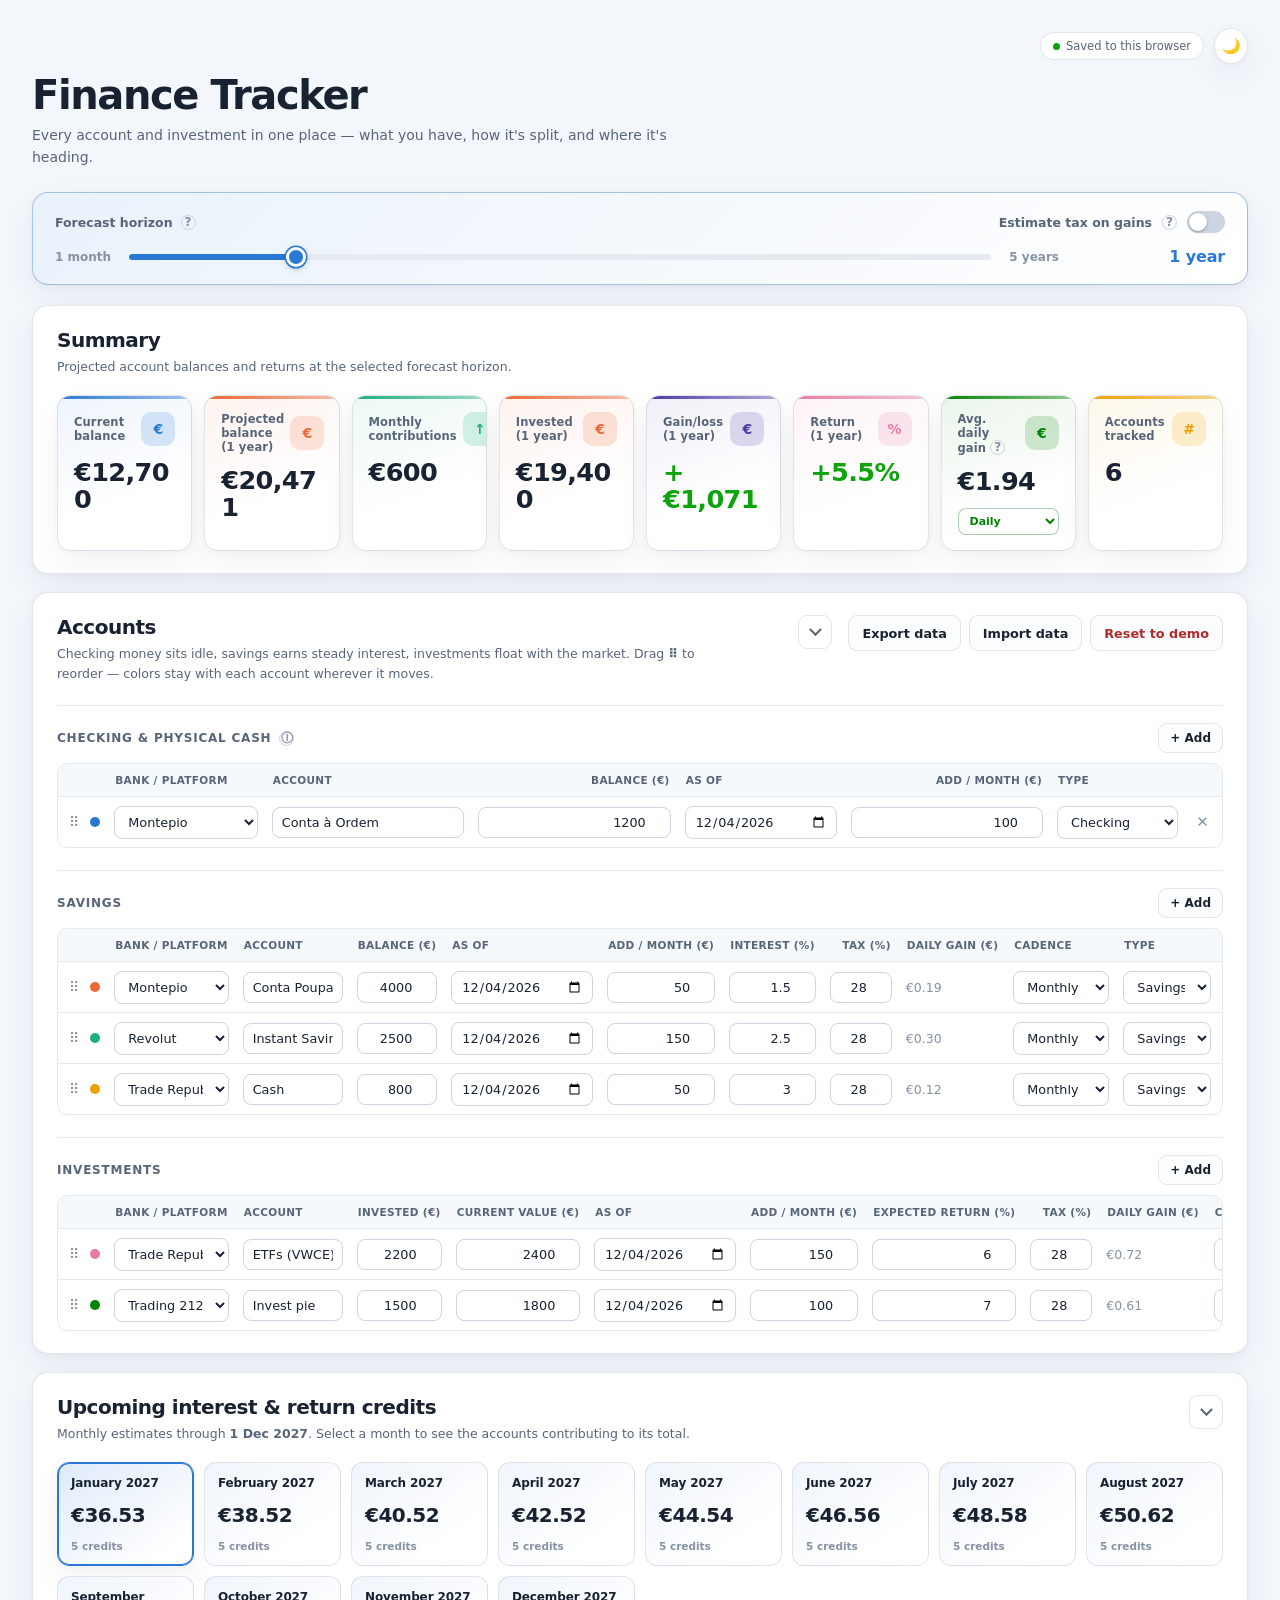
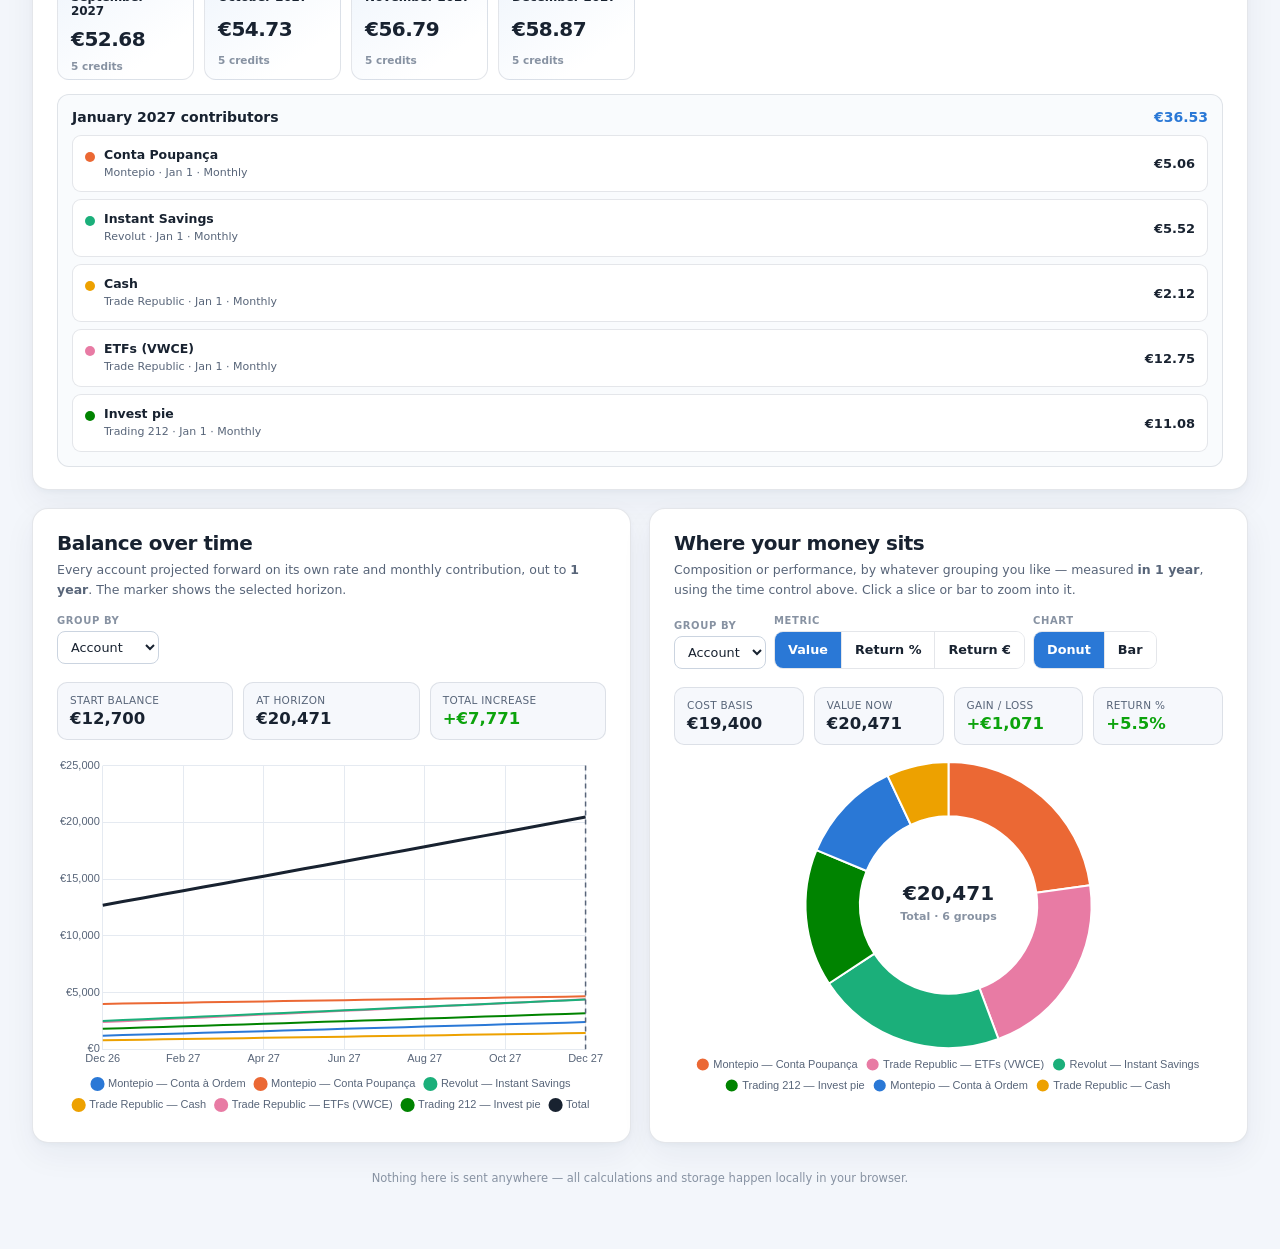
<file: legacy/Finance_App_2.html>
<!DOCTYPE html>
<html lang="en">
<head>
<meta charset="UTF-8">
<meta name="viewport" content="width=device-width, initial-scale=1.0">
<title>Finance Tracker</title>
<script>/*!
 * Chart.js v4.5.1
 * https://www.chartjs.org
 * (c) 2025 Chart.js Contributors
 * Released under the MIT License
 */
!function(t,e){"object"==typeof exports&&"undefined"!=typeof module?module.exports=e():"function"==typeof define&&define.amd?define(e):(t="undefined"!=typeof globalThis?globalThis:t||self).Chart=e()}(this,(function(){"use strict";var t=Object.freeze({__proto__:null,get Colors(){return Jo},get Decimation(){return ta},get Filler(){return ba},get Legend(){return Ma},get SubTitle(){return Pa},get Title(){return ka},get Tooltip(){return Na}});function e(){}const i=(()=>{let t=0;return()=>t++})();function s(t){return null==t}function n(t){if(Array.isArray&&Array.isArray(t))return!0;const e=Object.prototype.toString.call(t);return"[object"===e.slice(0,7)&&"Array]"===e.slice(-6)}function o(t){return null!==t&&"[object Object]"===Object.prototype.toString.call(t)}function a(t){return("number"==typeof t||t instanceof Number)&&isFinite(+t)}function r(t,e){return a(t)?t:e}function l(t,e){return void 0===t?e:t}const h=(t,e)=>"string"==typeof t&&t.endsWith("%")?parseFloat(t)/100:+t/e,c=(t,e)=>"string"==typeof t&&t.endsWith("%")?parseFloat(t)/100*e:+t;function d(t,e,i){if(t&&"function"==typeof t.call)return t.apply(i,e)}function u(t,e,i,s){let a,r,l;if(n(t))if(r=t.length,s)for(a=r-1;a>=0;a--)e.call(i,t[a],a);else for(a=0;a<r;a++)e.call(i,t[a],a);else if(o(t))for(l=Object.keys(t),r=l.length,a=0;a<r;a++)e.call(i,t[l[a]],l[a])}function f(t,e){let i,s,n,o;if(!t||!e||t.length!==e.length)return!1;for(i=0,s=t.length;i<s;++i)if(n=t[i],o=e[i],n.datasetIndex!==o.datasetIndex||n.index!==o.index)return!1;return!0}function g(t){if(n(t))return t.map(g);if(o(t)){const e=Object.create(null),i=Object.keys(t),s=i.length;let n=0;for(;n<s;++n)e[i[n]]=g(t[i[n]]);return e}return t}function p(t){return-1===["__proto__","prototype","constructor"].indexOf(t)}function m(t,e,i,s){if(!p(t))return;const n=e[t],a=i[t];o(n)&&o(a)?x(n,a,s):e[t]=g(a)}function x(t,e,i){const s=n(e)?e:[e],a=s.length;if(!o(t))return t;const r=(i=i||{}).merger||m;let l;for(let e=0;e<a;++e){if(l=s[e],!o(l))continue;const n=Object.keys(l);for(let e=0,s=n.length;e<s;++e)r(n[e],t,l,i)}return t}function b(t,e){return x(t,e,{merger:_})}function _(t,e,i){if(!p(t))return;const s=e[t],n=i[t];o(s)&&o(n)?b(s,n):Object.prototype.hasOwnProperty.call(e,t)||(e[t]=g(n))}const y={"":t=>t,x:t=>t.x,y:t=>t.y};function v(t){const e=t.split("."),i=[];let s="";for(const t of e)s+=t,s.endsWith("\\")?s=s.slice(0,-1)+".":(i.push(s),s="");return i}function M(t,e){const i=y[e]||(y[e]=function(t){const e=v(t);return t=>{for(const i of e){if(""===i)break;t=t&&t[i]}return t}}(e));return i(t)}function w(t){return t.charAt(0).toUpperCase()+t.slice(1)}const k=t=>void 0!==t,S=t=>"function"==typeof t,P=(t,e)=>{if(t.size!==e.size)return!1;for(const i of t)if(!e.has(i))return!1;return!0};function D(t){return"mouseup"===t.type||"click"===t.type||"contextmenu"===t.type}const C=Math.PI,O=2*C,A=O+C,T=Number.POSITIVE_INFINITY,L=C/180,E=C/2,R=C/4,I=2*C/3,z=Math.log10,F=Math.sign;function V(t,e,i){return Math.abs(t-e)<i}function B(t){const e=Math.round(t);t=V(t,e,t/1e3)?e:t;const i=Math.pow(10,Math.floor(z(t))),s=t/i;return(s<=1?1:s<=2?2:s<=5?5:10)*i}function W(t){const e=[],i=Math.sqrt(t);let s;for(s=1;s<i;s++)t%s==0&&(e.push(s),e.push(t/s));return i===(0|i)&&e.push(i),e.sort(((t,e)=>t-e)).pop(),e}function N(t){return!function(t){return"symbol"==typeof t||"object"==typeof t&&null!==t&&!(Symbol.toPrimitive in t||"toString"in t||"valueOf"in t)}(t)&&!isNaN(parseFloat(t))&&isFinite(t)}function H(t,e){const i=Math.round(t);return i-e<=t&&i+e>=t}function j(t,e,i){let s,n,o;for(s=0,n=t.length;s<n;s++)o=t[s][i],isNaN(o)||(e.min=Math.min(e.min,o),e.max=Math.max(e.max,o))}function $(t){return t*(C/180)}function Y(t){return t*(180/C)}function U(t){if(!a(t))return;let e=1,i=0;for(;Math.round(t*e)/e!==t;)e*=10,i++;return i}function X(t,e){const i=e.x-t.x,s=e.y-t.y,n=Math.sqrt(i*i+s*s);let o=Math.atan2(s,i);return o<-.5*C&&(o+=O),{angle:o,distance:n}}function q(t,e){return Math.sqrt(Math.pow(e.x-t.x,2)+Math.pow(e.y-t.y,2))}function K(t,e){return(t-e+A)%O-C}function G(t){return(t%O+O)%O}function J(t,e,i,s){const n=G(t),o=G(e),a=G(i),r=G(o-n),l=G(a-n),h=G(n-o),c=G(n-a);return n===o||n===a||s&&o===a||r>l&&h<c}function Z(t,e,i){return Math.max(e,Math.min(i,t))}function Q(t){return Z(t,-32768,32767)}function tt(t,e,i,s=1e-6){return t>=Math.min(e,i)-s&&t<=Math.max(e,i)+s}function et(t,e,i){i=i||(i=>t[i]<e);let s,n=t.length-1,o=0;for(;n-o>1;)s=o+n>>1,i(s)?o=s:n=s;return{lo:o,hi:n}}const it=(t,e,i,s)=>et(t,i,s?s=>{const n=t[s][e];return n<i||n===i&&t[s+1][e]===i}:s=>t[s][e]<i),st=(t,e,i)=>et(t,i,(s=>t[s][e]>=i));function nt(t,e,i){let s=0,n=t.length;for(;s<n&&t[s]<e;)s++;for(;n>s&&t[n-1]>i;)n--;return s>0||n<t.length?t.slice(s,n):t}const ot=["push","pop","shift","splice","unshift"];function at(t,e){t._chartjs?t._chartjs.listeners.push(e):(Object.defineProperty(t,"_chartjs",{configurable:!0,enumerable:!1,value:{listeners:[e]}}),ot.forEach((e=>{const i="_onData"+w(e),s=t[e];Object.defineProperty(t,e,{configurable:!0,enumerable:!1,value(...e){const n=s.apply(this,e);return t._chartjs.listeners.forEach((t=>{"function"==typeof t[i]&&t[i](...e)})),n}})})))}function rt(t,e){const i=t._chartjs;if(!i)return;const s=i.listeners,n=s.indexOf(e);-1!==n&&s.splice(n,1),s.length>0||(ot.forEach((e=>{delete t[e]})),delete t._chartjs)}function lt(t){const e=new Set(t);return e.size===t.length?t:Array.from(e)}const ht="undefined"==typeof window?function(t){return t()}:window.requestAnimationFrame;function ct(t,e){let i=[],s=!1;return function(...n){i=n,s||(s=!0,ht.call(window,(()=>{s=!1,t.apply(e,i)})))}}function dt(t,e){let i;return function(...s){return e?(clearTimeout(i),i=setTimeout(t,e,s)):t.apply(this,s),e}}const ut=t=>"start"===t?"left":"end"===t?"right":"center",ft=(t,e,i)=>"start"===t?e:"end"===t?i:(e+i)/2,gt=(t,e,i,s)=>t===(s?"left":"right")?i:"center"===t?(e+i)/2:e;function pt(t,e,i){const n=e.length;let o=0,a=n;if(t._sorted){const{iScale:r,vScale:l,_parsed:h}=t,c=t.dataset&&t.dataset.options?t.dataset.options.spanGaps:null,d=r.axis,{min:u,max:f,minDefined:g,maxDefined:p}=r.getUserBounds();if(g){if(o=Math.min(it(h,d,u).lo,i?n:it(e,d,r.getPixelForValue(u)).lo),c){const t=h.slice(0,o+1).reverse().findIndex((t=>!s(t[l.axis])));o-=Math.max(0,t)}o=Z(o,0,n-1)}if(p){let t=Math.max(it(h,r.axis,f,!0).hi+1,i?0:it(e,d,r.getPixelForValue(f),!0).hi+1);if(c){const e=h.slice(t-1).findIndex((t=>!s(t[l.axis])));t+=Math.max(0,e)}a=Z(t,o,n)-o}else a=n-o}return{start:o,count:a}}function mt(t){const{xScale:e,yScale:i,_scaleRanges:s}=t,n={xmin:e.min,xmax:e.max,ymin:i.min,ymax:i.max};if(!s)return t._scaleRanges=n,!0;const o=s.xmin!==e.min||s.xmax!==e.max||s.ymin!==i.min||s.ymax!==i.max;return Object.assign(s,n),o}class xt{constructor(){this._request=null,this._charts=new Map,this._running=!1,this._lastDate=void 0}_notify(t,e,i,s){const n=e.listeners[s],o=e.duration;n.forEach((s=>s({chart:t,initial:e.initial,numSteps:o,currentStep:Math.min(i-e.start,o)})))}_refresh(){this._request||(this._running=!0,this._request=ht.call(window,(()=>{this._update(),this._request=null,this._running&&this._refresh()})))}_update(t=Date.now()){let e=0;this._charts.forEach(((i,s)=>{if(!i.running||!i.items.length)return;const n=i.items;let o,a=n.length-1,r=!1;for(;a>=0;--a)o=n[a],o._active?(o._total>i.duration&&(i.duration=o._total),o.tick(t),r=!0):(n[a]=n[n.length-1],n.pop());r&&(s.draw(),this._notify(s,i,t,"progress")),n.length||(i.running=!1,this._notify(s,i,t,"complete"),i.initial=!1),e+=n.length})),this._lastDate=t,0===e&&(this._running=!1)}_getAnims(t){const e=this._charts;let i=e.get(t);return i||(i={running:!1,initial:!0,items:[],listeners:{complete:[],progress:[]}},e.set(t,i)),i}listen(t,e,i){this._getAnims(t).listeners[e].push(i)}add(t,e){e&&e.length&&this._getAnims(t).items.push(...e)}has(t){return this._getAnims(t).items.length>0}start(t){const e=this._charts.get(t);e&&(e.running=!0,e.start=Date.now(),e.duration=e.items.reduce(((t,e)=>Math.max(t,e._duration)),0),this._refresh())}running(t){if(!this._running)return!1;const e=this._charts.get(t);return!!(e&&e.running&&e.items.length)}stop(t){const e=this._charts.get(t);if(!e||!e.items.length)return;const i=e.items;let s=i.length-1;for(;s>=0;--s)i[s].cancel();e.items=[],this._notify(t,e,Date.now(),"complete")}remove(t){return this._charts.delete(t)}}var bt=new xt;
/*!
 * @kurkle/color v0.3.2
 * https://github.com/kurkle/color#readme
 * (c) 2023 Jukka Kurkela
 * Released under the MIT License
 */function _t(t){return t+.5|0}const yt=(t,e,i)=>Math.max(Math.min(t,i),e);function vt(t){return yt(_t(2.55*t),0,255)}function Mt(t){return yt(_t(255*t),0,255)}function wt(t){return yt(_t(t/2.55)/100,0,1)}function kt(t){return yt(_t(100*t),0,100)}const St={0:0,1:1,2:2,3:3,4:4,5:5,6:6,7:7,8:8,9:9,A:10,B:11,C:12,D:13,E:14,F:15,a:10,b:11,c:12,d:13,e:14,f:15},Pt=[..."0123456789ABCDEF"],Dt=t=>Pt[15&t],Ct=t=>Pt[(240&t)>>4]+Pt[15&t],Ot=t=>(240&t)>>4==(15&t);function At(t){var e=(t=>Ot(t.r)&&Ot(t.g)&&Ot(t.b)&&Ot(t.a))(t)?Dt:Ct;return t?"#"+e(t.r)+e(t.g)+e(t.b)+((t,e)=>t<255?e(t):"")(t.a,e):void 0}const Tt=/^(hsla?|hwb|hsv)\(\s*([-+.e\d]+)(?:deg)?[\s,]+([-+.e\d]+)%[\s,]+([-+.e\d]+)%(?:[\s,]+([-+.e\d]+)(%)?)?\s*\)$/;function Lt(t,e,i){const s=e*Math.min(i,1-i),n=(e,n=(e+t/30)%12)=>i-s*Math.max(Math.min(n-3,9-n,1),-1);return[n(0),n(8),n(4)]}function Et(t,e,i){const s=(s,n=(s+t/60)%6)=>i-i*e*Math.max(Math.min(n,4-n,1),0);return[s(5),s(3),s(1)]}function Rt(t,e,i){const s=Lt(t,1,.5);let n;for(e+i>1&&(n=1/(e+i),e*=n,i*=n),n=0;n<3;n++)s[n]*=1-e-i,s[n]+=e;return s}function It(t){const e=t.r/255,i=t.g/255,s=t.b/255,n=Math.max(e,i,s),o=Math.min(e,i,s),a=(n+o)/2;let r,l,h;return n!==o&&(h=n-o,l=a>.5?h/(2-n-o):h/(n+o),r=function(t,e,i,s,n){return t===n?(e-i)/s+(e<i?6:0):e===n?(i-t)/s+2:(t-e)/s+4}(e,i,s,h,n),r=60*r+.5),[0|r,l||0,a]}function zt(t,e,i,s){return(Array.isArray(e)?t(e[0],e[1],e[2]):t(e,i,s)).map(Mt)}function Ft(t,e,i){return zt(Lt,t,e,i)}function Vt(t){return(t%360+360)%360}function Bt(t){const e=Tt.exec(t);let i,s=255;if(!e)return;e[5]!==i&&(s=e[6]?vt(+e[5]):Mt(+e[5]));const n=Vt(+e[2]),o=+e[3]/100,a=+e[4]/100;return i="hwb"===e[1]?function(t,e,i){return zt(Rt,t,e,i)}(n,o,a):"hsv"===e[1]?function(t,e,i){return zt(Et,t,e,i)}(n,o,a):Ft(n,o,a),{r:i[0],g:i[1],b:i[2],a:s}}const Wt={x:"dark",Z:"light",Y:"re",X:"blu",W:"gr",V:"medium",U:"slate",A:"ee",T:"ol",S:"or",B:"ra",C:"lateg",D:"ights",R:"in",Q:"turquois",E:"hi",P:"ro",O:"al",N:"le",M:"de",L:"yello",F:"en",K:"ch",G:"arks",H:"ea",I:"ightg",J:"wh"},Nt={OiceXe:"f0f8ff",antiquewEte:"faebd7",aqua:"ffff",aquamarRe:"7fffd4",azuY:"f0ffff",beige:"f5f5dc",bisque:"ffe4c4",black:"0",blanKedOmond:"ffebcd",Xe:"ff",XeviTet:"8a2be2",bPwn:"a52a2a",burlywood:"deb887",caMtXe:"5f9ea0",KartYuse:"7fff00",KocTate:"d2691e",cSO:"ff7f50",cSnflowerXe:"6495ed",cSnsilk:"fff8dc",crimson:"dc143c",cyan:"ffff",xXe:"8b",xcyan:"8b8b",xgTMnPd:"b8860b",xWay:"a9a9a9",xgYF:"6400",xgYy:"a9a9a9",xkhaki:"bdb76b",xmagFta:"8b008b",xTivegYF:"556b2f",xSange:"ff8c00",xScEd:"9932cc",xYd:"8b0000",xsOmon:"e9967a",xsHgYF:"8fbc8f",xUXe:"483d8b",xUWay:"2f4f4f",xUgYy:"2f4f4f",xQe:"ced1",xviTet:"9400d3",dAppRk:"ff1493",dApskyXe:"bfff",dimWay:"696969",dimgYy:"696969",dodgerXe:"1e90ff",fiYbrick:"b22222",flSOwEte:"fffaf0",foYstWAn:"228b22",fuKsia:"ff00ff",gaRsbSo:"dcdcdc",ghostwEte:"f8f8ff",gTd:"ffd700",gTMnPd:"daa520",Way:"808080",gYF:"8000",gYFLw:"adff2f",gYy:"808080",honeyMw:"f0fff0",hotpRk:"ff69b4",RdianYd:"cd5c5c",Rdigo:"4b0082",ivSy:"fffff0",khaki:"f0e68c",lavFMr:"e6e6fa",lavFMrXsh:"fff0f5",lawngYF:"7cfc00",NmoncEffon:"fffacd",ZXe:"add8e6",ZcSO:"f08080",Zcyan:"e0ffff",ZgTMnPdLw:"fafad2",ZWay:"d3d3d3",ZgYF:"90ee90",ZgYy:"d3d3d3",ZpRk:"ffb6c1",ZsOmon:"ffa07a",ZsHgYF:"20b2aa",ZskyXe:"87cefa",ZUWay:"778899",ZUgYy:"778899",ZstAlXe:"b0c4de",ZLw:"ffffe0",lime:"ff00",limegYF:"32cd32",lRF:"faf0e6",magFta:"ff00ff",maPon:"800000",VaquamarRe:"66cdaa",VXe:"cd",VScEd:"ba55d3",VpurpN:"9370db",VsHgYF:"3cb371",VUXe:"7b68ee",VsprRggYF:"fa9a",VQe:"48d1cc",VviTetYd:"c71585",midnightXe:"191970",mRtcYam:"f5fffa",mistyPse:"ffe4e1",moccasR:"ffe4b5",navajowEte:"ffdead",navy:"80",Tdlace:"fdf5e6",Tive:"808000",TivedBb:"6b8e23",Sange:"ffa500",SangeYd:"ff4500",ScEd:"da70d6",pOegTMnPd:"eee8aa",pOegYF:"98fb98",pOeQe:"afeeee",pOeviTetYd:"db7093",papayawEp:"ffefd5",pHKpuff:"ffdab9",peru:"cd853f",pRk:"ffc0cb",plum:"dda0dd",powMrXe:"b0e0e6",purpN:"800080",YbeccapurpN:"663399",Yd:"ff0000",Psybrown:"bc8f8f",PyOXe:"4169e1",saddNbPwn:"8b4513",sOmon:"fa8072",sandybPwn:"f4a460",sHgYF:"2e8b57",sHshell:"fff5ee",siFna:"a0522d",silver:"c0c0c0",skyXe:"87ceeb",UXe:"6a5acd",UWay:"708090",UgYy:"708090",snow:"fffafa",sprRggYF:"ff7f",stAlXe:"4682b4",tan:"d2b48c",teO:"8080",tEstN:"d8bfd8",tomato:"ff6347",Qe:"40e0d0",viTet:"ee82ee",JHt:"f5deb3",wEte:"ffffff",wEtesmoke:"f5f5f5",Lw:"ffff00",LwgYF:"9acd32"};let Ht;function jt(t){Ht||(Ht=function(){const t={},e=Object.keys(Nt),i=Object.keys(Wt);let s,n,o,a,r;for(s=0;s<e.length;s++){for(a=r=e[s],n=0;n<i.length;n++)o=i[n],r=r.replace(o,Wt[o]);o=parseInt(Nt[a],16),t[r]=[o>>16&255,o>>8&255,255&o]}return t}(),Ht.transparent=[0,0,0,0]);const e=Ht[t.toLowerCase()];return e&&{r:e[0],g:e[1],b:e[2],a:4===e.length?e[3]:255}}const $t=/^rgba?\(\s*([-+.\d]+)(%)?[\s,]+([-+.e\d]+)(%)?[\s,]+([-+.e\d]+)(%)?(?:[\s,/]+([-+.e\d]+)(%)?)?\s*\)$/;const Yt=t=>t<=.0031308?12.92*t:1.055*Math.pow(t,1/2.4)-.055,Ut=t=>t<=.04045?t/12.92:Math.pow((t+.055)/1.055,2.4);function Xt(t,e,i){if(t){let s=It(t);s[e]=Math.max(0,Math.min(s[e]+s[e]*i,0===e?360:1)),s=Ft(s),t.r=s[0],t.g=s[1],t.b=s[2]}}function qt(t,e){return t?Object.assign(e||{},t):t}function Kt(t){var e={r:0,g:0,b:0,a:255};return Array.isArray(t)?t.length>=3&&(e={r:t[0],g:t[1],b:t[2],a:255},t.length>3&&(e.a=Mt(t[3]))):(e=qt(t,{r:0,g:0,b:0,a:1})).a=Mt(e.a),e}function Gt(t){return"r"===t.charAt(0)?function(t){const e=$t.exec(t);let i,s,n,o=255;if(e){if(e[7]!==i){const t=+e[7];o=e[8]?vt(t):yt(255*t,0,255)}return i=+e[1],s=+e[3],n=+e[5],i=255&(e[2]?vt(i):yt(i,0,255)),s=255&(e[4]?vt(s):yt(s,0,255)),n=255&(e[6]?vt(n):yt(n,0,255)),{r:i,g:s,b:n,a:o}}}(t):Bt(t)}class Jt{constructor(t){if(t instanceof Jt)return t;const e=typeof t;let i;var s,n,o;"object"===e?i=Kt(t):"string"===e&&(o=(s=t).length,"#"===s[0]&&(4===o||5===o?n={r:255&17*St[s[1]],g:255&17*St[s[2]],b:255&17*St[s[3]],a:5===o?17*St[s[4]]:255}:7!==o&&9!==o||(n={r:St[s[1]]<<4|St[s[2]],g:St[s[3]]<<4|St[s[4]],b:St[s[5]]<<4|St[s[6]],a:9===o?St[s[7]]<<4|St[s[8]]:255})),i=n||jt(t)||Gt(t)),this._rgb=i,this._valid=!!i}get valid(){return this._valid}get rgb(){var t=qt(this._rgb);return t&&(t.a=wt(t.a)),t}set rgb(t){this._rgb=Kt(t)}rgbString(){return this._valid?(t=this._rgb)&&(t.a<255?`rgba(${t.r}, ${t.g}, ${t.b}, ${wt(t.a)})`:`rgb(${t.r}, ${t.g}, ${t.b})`):void 0;var t}hexString(){return this._valid?At(this._rgb):void 0}hslString(){return this._valid?function(t){if(!t)return;const e=It(t),i=e[0],s=kt(e[1]),n=kt(e[2]);return t.a<255?`hsla(${i}, ${s}%, ${n}%, ${wt(t.a)})`:`hsl(${i}, ${s}%, ${n}%)`}(this._rgb):void 0}mix(t,e){if(t){const i=this.rgb,s=t.rgb;let n;const o=e===n?.5:e,a=2*o-1,r=i.a-s.a,l=((a*r==-1?a:(a+r)/(1+a*r))+1)/2;n=1-l,i.r=255&l*i.r+n*s.r+.5,i.g=255&l*i.g+n*s.g+.5,i.b=255&l*i.b+n*s.b+.5,i.a=o*i.a+(1-o)*s.a,this.rgb=i}return this}interpolate(t,e){return t&&(this._rgb=function(t,e,i){const s=Ut(wt(t.r)),n=Ut(wt(t.g)),o=Ut(wt(t.b));return{r:Mt(Yt(s+i*(Ut(wt(e.r))-s))),g:Mt(Yt(n+i*(Ut(wt(e.g))-n))),b:Mt(Yt(o+i*(Ut(wt(e.b))-o))),a:t.a+i*(e.a-t.a)}}(this._rgb,t._rgb,e)),this}clone(){return new Jt(this.rgb)}alpha(t){return this._rgb.a=Mt(t),this}clearer(t){return this._rgb.a*=1-t,this}greyscale(){const t=this._rgb,e=_t(.3*t.r+.59*t.g+.11*t.b);return t.r=t.g=t.b=e,this}opaquer(t){return this._rgb.a*=1+t,this}negate(){const t=this._rgb;return t.r=255-t.r,t.g=255-t.g,t.b=255-t.b,this}lighten(t){return Xt(this._rgb,2,t),this}darken(t){return Xt(this._rgb,2,-t),this}saturate(t){return Xt(this._rgb,1,t),this}desaturate(t){return Xt(this._rgb,1,-t),this}rotate(t){return function(t,e){var i=It(t);i[0]=Vt(i[0]+e),i=Ft(i),t.r=i[0],t.g=i[1],t.b=i[2]}(this._rgb,t),this}}function Zt(t){if(t&&"object"==typeof t){const e=t.toString();return"[object CanvasPattern]"===e||"[object CanvasGradient]"===e}return!1}function Qt(t){return Zt(t)?t:new Jt(t)}function te(t){return Zt(t)?t:new Jt(t).saturate(.5).darken(.1).hexString()}const ee=["x","y","borderWidth","radius","tension"],ie=["color","borderColor","backgroundColor"];const se=new Map;function ne(t,e,i){return function(t,e){e=e||{};const i=t+JSON.stringify(e);let s=se.get(i);return s||(s=new Intl.NumberFormat(t,e),se.set(i,s)),s}(e,i).format(t)}const oe={values:t=>n(t)?t:""+t,numeric(t,e,i){if(0===t)return"0";const s=this.chart.options.locale;let n,o=t;if(i.length>1){const e=Math.max(Math.abs(i[0].value),Math.abs(i[i.length-1].value));(e<1e-4||e>1e15)&&(n="scientific"),o=function(t,e){let i=e.length>3?e[2].value-e[1].value:e[1].value-e[0].value;Math.abs(i)>=1&&t!==Math.floor(t)&&(i=t-Math.floor(t));return i}(t,i)}const a=z(Math.abs(o)),r=isNaN(a)?1:Math.max(Math.min(-1*Math.floor(a),20),0),l={notation:n,minimumFractionDigits:r,maximumFractionDigits:r};return Object.assign(l,this.options.ticks.format),ne(t,s,l)},logarithmic(t,e,i){if(0===t)return"0";const s=i[e].significand||t/Math.pow(10,Math.floor(z(t)));return[1,2,3,5,10,15].includes(s)||e>.8*i.length?oe.numeric.call(this,t,e,i):""}};var ae={formatters:oe};const re=Object.create(null),le=Object.create(null);function he(t,e){if(!e)return t;const i=e.split(".");for(let e=0,s=i.length;e<s;++e){const s=i[e];t=t[s]||(t[s]=Object.create(null))}return t}function ce(t,e,i){return"string"==typeof e?x(he(t,e),i):x(he(t,""),e)}class de{constructor(t,e){this.animation=void 0,this.backgroundColor="rgba(0,0,0,0.1)",this.borderColor="rgba(0,0,0,0.1)",this.color="#666",this.datasets={},this.devicePixelRatio=t=>t.chart.platform.getDevicePixelRatio(),this.elements={},this.events=["mousemove","mouseout","click","touchstart","touchmove"],this.font={family:"'Helvetica Neue', 'Helvetica', 'Arial', sans-serif",size:12,style:"normal",lineHeight:1.2,weight:null},this.hover={},this.hoverBackgroundColor=(t,e)=>te(e.backgroundColor),this.hoverBorderColor=(t,e)=>te(e.borderColor),this.hoverColor=(t,e)=>te(e.color),this.indexAxis="x",this.interaction={mode:"nearest",intersect:!0,includeInvisible:!1},this.maintainAspectRatio=!0,this.onHover=null,this.onClick=null,this.parsing=!0,this.plugins={},this.responsive=!0,this.scale=void 0,this.scales={},this.showLine=!0,this.drawActiveElementsOnTop=!0,this.describe(t),this.apply(e)}set(t,e){return ce(this,t,e)}get(t){return he(this,t)}describe(t,e){return ce(le,t,e)}override(t,e){return ce(re,t,e)}route(t,e,i,s){const n=he(this,t),a=he(this,i),r="_"+e;Object.defineProperties(n,{[r]:{value:n[e],writable:!0},[e]:{enumerable:!0,get(){const t=this[r],e=a[s];return o(t)?Object.assign({},e,t):l(t,e)},set(t){this[r]=t}}})}apply(t){t.forEach((t=>t(this)))}}var ue=new de({_scriptable:t=>!t.startsWith("on"),_indexable:t=>"events"!==t,hover:{_fallback:"interaction"},interaction:{_scriptable:!1,_indexable:!1}},[function(t){t.set("animation",{delay:void 0,duration:1e3,easing:"easeOutQuart",fn:void 0,from:void 0,loop:void 0,to:void 0,type:void 0}),t.describe("animation",{_fallback:!1,_indexable:!1,_scriptable:t=>"onProgress"!==t&&"onComplete"!==t&&"fn"!==t}),t.set("animations",{colors:{type:"color",properties:ie},numbers:{type:"number",properties:ee}}),t.describe("animations",{_fallback:"animation"}),t.set("transitions",{active:{animation:{duration:400}},resize:{animation:{duration:0}},show:{animations:{colors:{from:"transparent"},visible:{type:"boolean",duration:0}}},hide:{animations:{colors:{to:"transparent"},visible:{type:"boolean",easing:"linear",fn:t=>0|t}}}})},function(t){t.set("layout",{autoPadding:!0,padding:{top:0,right:0,bottom:0,left:0}})},function(t){t.set("scale",{display:!0,offset:!1,reverse:!1,beginAtZero:!1,bounds:"ticks",clip:!0,grace:0,grid:{display:!0,lineWidth:1,drawOnChartArea:!0,drawTicks:!0,tickLength:8,tickWidth:(t,e)=>e.lineWidth,tickColor:(t,e)=>e.color,offset:!1},border:{display:!0,dash:[],dashOffset:0,width:1},title:{display:!1,text:"",padding:{top:4,bottom:4}},ticks:{minRotation:0,maxRotation:50,mirror:!1,textStrokeWidth:0,textStrokeColor:"",padding:3,display:!0,autoSkip:!0,autoSkipPadding:3,labelOffset:0,callback:ae.formatters.values,minor:{},major:{},align:"center",crossAlign:"near",showLabelBackdrop:!1,backdropColor:"rgba(255, 255, 255, 0.75)",backdropPadding:2}}),t.route("scale.ticks","color","","color"),t.route("scale.grid","color","","borderColor"),t.route("scale.border","color","","borderColor"),t.route("scale.title","color","","color"),t.describe("scale",{_fallback:!1,_scriptable:t=>!t.startsWith("before")&&!t.startsWith("after")&&"callback"!==t&&"parser"!==t,_indexable:t=>"borderDash"!==t&&"tickBorderDash"!==t&&"dash"!==t}),t.describe("scales",{_fallback:"scale"}),t.describe("scale.ticks",{_scriptable:t=>"backdropPadding"!==t&&"callback"!==t,_indexable:t=>"backdropPadding"!==t})}]);function fe(){return"undefined"!=typeof window&&"undefined"!=typeof document}function ge(t){let e=t.parentNode;return e&&"[object ShadowRoot]"===e.toString()&&(e=e.host),e}function pe(t,e,i){let s;return"string"==typeof t?(s=parseInt(t,10),-1!==t.indexOf("%")&&(s=s/100*e.parentNode[i])):s=t,s}const me=t=>t.ownerDocument.defaultView.getComputedStyle(t,null);function xe(t,e){return me(t).getPropertyValue(e)}const be=["top","right","bottom","left"];function _e(t,e,i){const s={};i=i?"-"+i:"";for(let n=0;n<4;n++){const o=be[n];s[o]=parseFloat(t[e+"-"+o+i])||0}return s.width=s.left+s.right,s.height=s.top+s.bottom,s}const ye=(t,e,i)=>(t>0||e>0)&&(!i||!i.shadowRoot);function ve(t,e){if("native"in t)return t;const{canvas:i,currentDevicePixelRatio:s}=e,n=me(i),o="border-box"===n.boxSizing,a=_e(n,"padding"),r=_e(n,"border","width"),{x:l,y:h,box:c}=function(t,e){const i=t.touches,s=i&&i.length?i[0]:t,{offsetX:n,offsetY:o}=s;let a,r,l=!1;if(ye(n,o,t.target))a=n,r=o;else{const t=e.getBoundingClientRect();a=s.clientX-t.left,r=s.clientY-t.top,l=!0}return{x:a,y:r,box:l}}(t,i),d=a.left+(c&&r.left),u=a.top+(c&&r.top);let{width:f,height:g}=e;return o&&(f-=a.width+r.width,g-=a.height+r.height),{x:Math.round((l-d)/f*i.width/s),y:Math.round((h-u)/g*i.height/s)}}const Me=t=>Math.round(10*t)/10;function we(t,e,i,s){const n=me(t),o=_e(n,"margin"),a=pe(n.maxWidth,t,"clientWidth")||T,r=pe(n.maxHeight,t,"clientHeight")||T,l=function(t,e,i){let s,n;if(void 0===e||void 0===i){const o=t&&ge(t);if(o){const t=o.getBoundingClientRect(),a=me(o),r=_e(a,"border","width"),l=_e(a,"padding");e=t.width-l.width-r.width,i=t.height-l.height-r.height,s=pe(a.maxWidth,o,"clientWidth"),n=pe(a.maxHeight,o,"clientHeight")}else e=t.clientWidth,i=t.clientHeight}return{width:e,height:i,maxWidth:s||T,maxHeight:n||T}}(t,e,i);let{width:h,height:c}=l;if("content-box"===n.boxSizing){const t=_e(n,"border","width"),e=_e(n,"padding");h-=e.width+t.width,c-=e.height+t.height}h=Math.max(0,h-o.width),c=Math.max(0,s?h/s:c-o.height),h=Me(Math.min(h,a,l.maxWidth)),c=Me(Math.min(c,r,l.maxHeight)),h&&!c&&(c=Me(h/2));return(void 0!==e||void 0!==i)&&s&&l.height&&c>l.height&&(c=l.height,h=Me(Math.floor(c*s))),{width:h,height:c}}function ke(t,e,i){const s=e||1,n=Me(t.height*s),o=Me(t.width*s);t.height=Me(t.height),t.width=Me(t.width);const a=t.canvas;return a.style&&(i||!a.style.height&&!a.style.width)&&(a.style.height=`${t.height}px`,a.style.width=`${t.width}px`),(t.currentDevicePixelRatio!==s||a.height!==n||a.width!==o)&&(t.currentDevicePixelRatio=s,a.height=n,a.width=o,t.ctx.setTransform(s,0,0,s,0,0),!0)}const Se=function(){let t=!1;try{const e={get passive(){return t=!0,!1}};fe()&&(window.addEventListener("test",null,e),window.removeEventListener("test",null,e))}catch(t){}return t}();function Pe(t,e){const i=xe(t,e),s=i&&i.match(/^(\d+)(\.\d+)?px$/);return s?+s[1]:void 0}function De(t){return!t||s(t.size)||s(t.family)?null:(t.style?t.style+" ":"")+(t.weight?t.weight+" ":"")+t.size+"px "+t.family}function Ce(t,e,i,s,n){let o=e[n];return o||(o=e[n]=t.measureText(n).width,i.push(n)),o>s&&(s=o),s}function Oe(t,e,i,s){let o=(s=s||{}).data=s.data||{},a=s.garbageCollect=s.garbageCollect||[];s.font!==e&&(o=s.data={},a=s.garbageCollect=[],s.font=e),t.save(),t.font=e;let r=0;const l=i.length;let h,c,d,u,f;for(h=0;h<l;h++)if(u=i[h],null==u||n(u)){if(n(u))for(c=0,d=u.length;c<d;c++)f=u[c],null==f||n(f)||(r=Ce(t,o,a,r,f))}else r=Ce(t,o,a,r,u);t.restore();const g=a.length/2;if(g>i.length){for(h=0;h<g;h++)delete o[a[h]];a.splice(0,g)}return r}function Ae(t,e,i){const s=t.currentDevicePixelRatio,n=0!==i?Math.max(i/2,.5):0;return Math.round((e-n)*s)/s+n}function Te(t,e){(e||t)&&((e=e||t.getContext("2d")).save(),e.resetTransform(),e.clearRect(0,0,t.width,t.height),e.restore())}function Le(t,e,i,s){Ee(t,e,i,s,null)}function Ee(t,e,i,s,n){let o,a,r,l,h,c,d,u;const f=e.pointStyle,g=e.rotation,p=e.radius;let m=(g||0)*L;if(f&&"object"==typeof f&&(o=f.toString(),"[object HTMLImageElement]"===o||"[object HTMLCanvasElement]"===o))return t.save(),t.translate(i,s),t.rotate(m),t.drawImage(f,-f.width/2,-f.height/2,f.width,f.height),void t.restore();if(!(isNaN(p)||p<=0)){switch(t.beginPath(),f){default:n?t.ellipse(i,s,n/2,p,0,0,O):t.arc(i,s,p,0,O),t.closePath();break;case"triangle":c=n?n/2:p,t.moveTo(i+Math.sin(m)*c,s-Math.cos(m)*p),m+=I,t.lineTo(i+Math.sin(m)*c,s-Math.cos(m)*p),m+=I,t.lineTo(i+Math.sin(m)*c,s-Math.cos(m)*p),t.closePath();break;case"rectRounded":h=.516*p,l=p-h,a=Math.cos(m+R)*l,d=Math.cos(m+R)*(n?n/2-h:l),r=Math.sin(m+R)*l,u=Math.sin(m+R)*(n?n/2-h:l),t.arc(i-d,s-r,h,m-C,m-E),t.arc(i+u,s-a,h,m-E,m),t.arc(i+d,s+r,h,m,m+E),t.arc(i-u,s+a,h,m+E,m+C),t.closePath();break;case"rect":if(!g){l=Math.SQRT1_2*p,c=n?n/2:l,t.rect(i-c,s-l,2*c,2*l);break}m+=R;case"rectRot":d=Math.cos(m)*(n?n/2:p),a=Math.cos(m)*p,r=Math.sin(m)*p,u=Math.sin(m)*(n?n/2:p),t.moveTo(i-d,s-r),t.lineTo(i+u,s-a),t.lineTo(i+d,s+r),t.lineTo(i-u,s+a),t.closePath();break;case"crossRot":m+=R;case"cross":d=Math.cos(m)*(n?n/2:p),a=Math.cos(m)*p,r=Math.sin(m)*p,u=Math.sin(m)*(n?n/2:p),t.moveTo(i-d,s-r),t.lineTo(i+d,s+r),t.moveTo(i+u,s-a),t.lineTo(i-u,s+a);break;case"star":d=Math.cos(m)*(n?n/2:p),a=Math.cos(m)*p,r=Math.sin(m)*p,u=Math.sin(m)*(n?n/2:p),t.moveTo(i-d,s-r),t.lineTo(i+d,s+r),t.moveTo(i+u,s-a),t.lineTo(i-u,s+a),m+=R,d=Math.cos(m)*(n?n/2:p),a=Math.cos(m)*p,r=Math.sin(m)*p,u=Math.sin(m)*(n?n/2:p),t.moveTo(i-d,s-r),t.lineTo(i+d,s+r),t.moveTo(i+u,s-a),t.lineTo(i-u,s+a);break;case"line":a=n?n/2:Math.cos(m)*p,r=Math.sin(m)*p,t.moveTo(i-a,s-r),t.lineTo(i+a,s+r);break;case"dash":t.moveTo(i,s),t.lineTo(i+Math.cos(m)*(n?n/2:p),s+Math.sin(m)*p);break;case!1:t.closePath()}t.fill(),e.borderWidth>0&&t.stroke()}}function Re(t,e,i){return i=i||.5,!e||t&&t.x>e.left-i&&t.x<e.right+i&&t.y>e.top-i&&t.y<e.bottom+i}function Ie(t,e){t.save(),t.beginPath(),t.rect(e.left,e.top,e.right-e.left,e.bottom-e.top),t.clip()}function ze(t){t.restore()}function Fe(t,e,i,s,n){if(!e)return t.lineTo(i.x,i.y);if("middle"===n){const s=(e.x+i.x)/2;t.lineTo(s,e.y),t.lineTo(s,i.y)}else"after"===n!=!!s?t.lineTo(e.x,i.y):t.lineTo(i.x,e.y);t.lineTo(i.x,i.y)}function Ve(t,e,i,s){if(!e)return t.lineTo(i.x,i.y);t.bezierCurveTo(s?e.cp1x:e.cp2x,s?e.cp1y:e.cp2y,s?i.cp2x:i.cp1x,s?i.cp2y:i.cp1y,i.x,i.y)}function Be(t,e,i,s,n){if(n.strikethrough||n.underline){const o=t.measureText(s),a=e-o.actualBoundingBoxLeft,r=e+o.actualBoundingBoxRight,l=i-o.actualBoundingBoxAscent,h=i+o.actualBoundingBoxDescent,c=n.strikethrough?(l+h)/2:h;t.strokeStyle=t.fillStyle,t.beginPath(),t.lineWidth=n.decorationWidth||2,t.moveTo(a,c),t.lineTo(r,c),t.stroke()}}function We(t,e){const i=t.fillStyle;t.fillStyle=e.color,t.fillRect(e.left,e.top,e.width,e.height),t.fillStyle=i}function Ne(t,e,i,o,a,r={}){const l=n(e)?e:[e],h=r.strokeWidth>0&&""!==r.strokeColor;let c,d;for(t.save(),t.font=a.string,function(t,e){e.translation&&t.translate(e.translation[0],e.translation[1]),s(e.rotation)||t.rotate(e.rotation),e.color&&(t.fillStyle=e.color),e.textAlign&&(t.textAlign=e.textAlign),e.textBaseline&&(t.textBaseline=e.textBaseline)}(t,r),c=0;c<l.length;++c)d=l[c],r.backdrop&&We(t,r.backdrop),h&&(r.strokeColor&&(t.strokeStyle=r.strokeColor),s(r.strokeWidth)||(t.lineWidth=r.strokeWidth),t.strokeText(d,i,o,r.maxWidth)),t.fillText(d,i,o,r.maxWidth),Be(t,i,o,d,r),o+=Number(a.lineHeight);t.restore()}function He(t,e){const{x:i,y:s,w:n,h:o,radius:a}=e;t.arc(i+a.topLeft,s+a.topLeft,a.topLeft,1.5*C,C,!0),t.lineTo(i,s+o-a.bottomLeft),t.arc(i+a.bottomLeft,s+o-a.bottomLeft,a.bottomLeft,C,E,!0),t.lineTo(i+n-a.bottomRight,s+o),t.arc(i+n-a.bottomRight,s+o-a.bottomRight,a.bottomRight,E,0,!0),t.lineTo(i+n,s+a.topRight),t.arc(i+n-a.topRight,s+a.topRight,a.topRight,0,-E,!0),t.lineTo(i+a.topLeft,s)}function je(t,e=[""],i,s,n=(()=>t[0])){const o=i||t;void 0===s&&(s=ti("_fallback",t));const a={[Symbol.toStringTag]:"Object",_cacheable:!0,_scopes:t,_rootScopes:o,_fallback:s,_getTarget:n,override:i=>je([i,...t],e,o,s)};return new Proxy(a,{deleteProperty:(e,i)=>(delete e[i],delete e._keys,delete t[0][i],!0),get:(i,s)=>qe(i,s,(()=>function(t,e,i,s){let n;for(const o of e)if(n=ti(Ue(o,t),i),void 0!==n)return Xe(t,n)?Ze(i,s,t,n):n}(s,e,t,i))),getOwnPropertyDescriptor:(t,e)=>Reflect.getOwnPropertyDescriptor(t._scopes[0],e),getPrototypeOf:()=>Reflect.getPrototypeOf(t[0]),has:(t,e)=>ei(t).includes(e),ownKeys:t=>ei(t),set(t,e,i){const s=t._storage||(t._storage=n());return t[e]=s[e]=i,delete t._keys,!0}})}function $e(t,e,i,s){const a={_cacheable:!1,_proxy:t,_context:e,_subProxy:i,_stack:new Set,_descriptors:Ye(t,s),setContext:e=>$e(t,e,i,s),override:n=>$e(t.override(n),e,i,s)};return new Proxy(a,{deleteProperty:(e,i)=>(delete e[i],delete t[i],!0),get:(t,e,i)=>qe(t,e,(()=>function(t,e,i){const{_proxy:s,_context:a,_subProxy:r,_descriptors:l}=t;let h=s[e];S(h)&&l.isScriptable(e)&&(h=function(t,e,i,s){const{_proxy:n,_context:o,_subProxy:a,_stack:r}=i;if(r.has(t))throw new Error("Recursion detected: "+Array.from(r).join("->")+"->"+t);r.add(t);let l=e(o,a||s);r.delete(t),Xe(t,l)&&(l=Ze(n._scopes,n,t,l));return l}(e,h,t,i));n(h)&&h.length&&(h=function(t,e,i,s){const{_proxy:n,_context:a,_subProxy:r,_descriptors:l}=i;if(void 0!==a.index&&s(t))return e[a.index%e.length];if(o(e[0])){const i=e,s=n._scopes.filter((t=>t!==i));e=[];for(const o of i){const i=Ze(s,n,t,o);e.push($e(i,a,r&&r[t],l))}}return e}(e,h,t,l.isIndexable));Xe(e,h)&&(h=$e(h,a,r&&r[e],l));return h}(t,e,i))),getOwnPropertyDescriptor:(e,i)=>e._descriptors.allKeys?Reflect.has(t,i)?{enumerable:!0,configurable:!0}:void 0:Reflect.getOwnPropertyDescriptor(t,i),getPrototypeOf:()=>Reflect.getPrototypeOf(t),has:(e,i)=>Reflect.has(t,i),ownKeys:()=>Reflect.ownKeys(t),set:(e,i,s)=>(t[i]=s,delete e[i],!0)})}function Ye(t,e={scriptable:!0,indexable:!0}){const{_scriptable:i=e.scriptable,_indexable:s=e.indexable,_allKeys:n=e.allKeys}=t;return{allKeys:n,scriptable:i,indexable:s,isScriptable:S(i)?i:()=>i,isIndexable:S(s)?s:()=>s}}const Ue=(t,e)=>t?t+w(e):e,Xe=(t,e)=>o(e)&&"adapters"!==t&&(null===Object.getPrototypeOf(e)||e.constructor===Object);function qe(t,e,i){if(Object.prototype.hasOwnProperty.call(t,e)||"constructor"===e)return t[e];const s=i();return t[e]=s,s}function Ke(t,e,i){return S(t)?t(e,i):t}const Ge=(t,e)=>!0===t?e:"string"==typeof t?M(e,t):void 0;function Je(t,e,i,s,n){for(const o of e){const e=Ge(i,o);if(e){t.add(e);const o=Ke(e._fallback,i,n);if(void 0!==o&&o!==i&&o!==s)return o}else if(!1===e&&void 0!==s&&i!==s)return null}return!1}function Ze(t,e,i,s){const a=e._rootScopes,r=Ke(e._fallback,i,s),l=[...t,...a],h=new Set;h.add(s);let c=Qe(h,l,i,r||i,s);return null!==c&&((void 0===r||r===i||(c=Qe(h,l,r,c,s),null!==c))&&je(Array.from(h),[""],a,r,(()=>function(t,e,i){const s=t._getTarget();e in s||(s[e]={});const a=s[e];if(n(a)&&o(i))return i;return a||{}}(e,i,s))))}function Qe(t,e,i,s,n){for(;i;)i=Je(t,e,i,s,n);return i}function ti(t,e){for(const i of e){if(!i)continue;const e=i[t];if(void 0!==e)return e}}function ei(t){let e=t._keys;return e||(e=t._keys=function(t){const e=new Set;for(const i of t)for(const t of Object.keys(i).filter((t=>!t.startsWith("_"))))e.add(t);return Array.from(e)}(t._scopes)),e}function ii(t,e,i,s){const{iScale:n}=t,{key:o="r"}=this._parsing,a=new Array(s);let r,l,h,c;for(r=0,l=s;r<l;++r)h=r+i,c=e[h],a[r]={r:n.parse(M(c,o),h)};return a}const si=Number.EPSILON||1e-14,ni=(t,e)=>e<t.length&&!t[e].skip&&t[e],oi=t=>"x"===t?"y":"x";function ai(t,e,i,s){const n=t.skip?e:t,o=e,a=i.skip?e:i,r=q(o,n),l=q(a,o);let h=r/(r+l),c=l/(r+l);h=isNaN(h)?0:h,c=isNaN(c)?0:c;const d=s*h,u=s*c;return{previous:{x:o.x-d*(a.x-n.x),y:o.y-d*(a.y-n.y)},next:{x:o.x+u*(a.x-n.x),y:o.y+u*(a.y-n.y)}}}function ri(t,e="x"){const i=oi(e),s=t.length,n=Array(s).fill(0),o=Array(s);let a,r,l,h=ni(t,0);for(a=0;a<s;++a)if(r=l,l=h,h=ni(t,a+1),l){if(h){const t=h[e]-l[e];n[a]=0!==t?(h[i]-l[i])/t:0}o[a]=r?h?F(n[a-1])!==F(n[a])?0:(n[a-1]+n[a])/2:n[a-1]:n[a]}!function(t,e,i){const s=t.length;let n,o,a,r,l,h=ni(t,0);for(let c=0;c<s-1;++c)l=h,h=ni(t,c+1),l&&h&&(V(e[c],0,si)?i[c]=i[c+1]=0:(n=i[c]/e[c],o=i[c+1]/e[c],r=Math.pow(n,2)+Math.pow(o,2),r<=9||(a=3/Math.sqrt(r),i[c]=n*a*e[c],i[c+1]=o*a*e[c])))}(t,n,o),function(t,e,i="x"){const s=oi(i),n=t.length;let o,a,r,l=ni(t,0);for(let h=0;h<n;++h){if(a=r,r=l,l=ni(t,h+1),!r)continue;const n=r[i],c=r[s];a&&(o=(n-a[i])/3,r[`cp1${i}`]=n-o,r[`cp1${s}`]=c-o*e[h]),l&&(o=(l[i]-n)/3,r[`cp2${i}`]=n+o,r[`cp2${s}`]=c+o*e[h])}}(t,o,e)}function li(t,e,i){return Math.max(Math.min(t,i),e)}function hi(t,e,i,s,n){let o,a,r,l;if(e.spanGaps&&(t=t.filter((t=>!t.skip))),"monotone"===e.cubicInterpolationMode)ri(t,n);else{let i=s?t[t.length-1]:t[0];for(o=0,a=t.length;o<a;++o)r=t[o],l=ai(i,r,t[Math.min(o+1,a-(s?0:1))%a],e.tension),r.cp1x=l.previous.x,r.cp1y=l.previous.y,r.cp2x=l.next.x,r.cp2y=l.next.y,i=r}e.capBezierPoints&&function(t,e){let i,s,n,o,a,r=Re(t[0],e);for(i=0,s=t.length;i<s;++i)a=o,o=r,r=i<s-1&&Re(t[i+1],e),o&&(n=t[i],a&&(n.cp1x=li(n.cp1x,e.left,e.right),n.cp1y=li(n.cp1y,e.top,e.bottom)),r&&(n.cp2x=li(n.cp2x,e.left,e.right),n.cp2y=li(n.cp2y,e.top,e.bottom)))}(t,i)}const ci=t=>0===t||1===t,di=(t,e,i)=>-Math.pow(2,10*(t-=1))*Math.sin((t-e)*O/i),ui=(t,e,i)=>Math.pow(2,-10*t)*Math.sin((t-e)*O/i)+1,fi={linear:t=>t,easeInQuad:t=>t*t,easeOutQuad:t=>-t*(t-2),easeInOutQuad:t=>(t/=.5)<1?.5*t*t:-.5*(--t*(t-2)-1),easeInCubic:t=>t*t*t,easeOutCubic:t=>(t-=1)*t*t+1,easeInOutCubic:t=>(t/=.5)<1?.5*t*t*t:.5*((t-=2)*t*t+2),easeInQuart:t=>t*t*t*t,easeOutQuart:t=>-((t-=1)*t*t*t-1),easeInOutQuart:t=>(t/=.5)<1?.5*t*t*t*t:-.5*((t-=2)*t*t*t-2),easeInQuint:t=>t*t*t*t*t,easeOutQuint:t=>(t-=1)*t*t*t*t+1,easeInOutQuint:t=>(t/=.5)<1?.5*t*t*t*t*t:.5*((t-=2)*t*t*t*t+2),easeInSine:t=>1-Math.cos(t*E),easeOutSine:t=>Math.sin(t*E),easeInOutSine:t=>-.5*(Math.cos(C*t)-1),easeInExpo:t=>0===t?0:Math.pow(2,10*(t-1)),easeOutExpo:t=>1===t?1:1-Math.pow(2,-10*t),easeInOutExpo:t=>ci(t)?t:t<.5?.5*Math.pow(2,10*(2*t-1)):.5*(2-Math.pow(2,-10*(2*t-1))),easeInCirc:t=>t>=1?t:-(Math.sqrt(1-t*t)-1),easeOutCirc:t=>Math.sqrt(1-(t-=1)*t),easeInOutCirc:t=>(t/=.5)<1?-.5*(Math.sqrt(1-t*t)-1):.5*(Math.sqrt(1-(t-=2)*t)+1),easeInElastic:t=>ci(t)?t:di(t,.075,.3),easeOutElastic:t=>ci(t)?t:ui(t,.075,.3),easeInOutElastic(t){const e=.1125;return ci(t)?t:t<.5?.5*di(2*t,e,.45):.5+.5*ui(2*t-1,e,.45)},easeInBack(t){const e=1.70158;return t*t*((e+1)*t-e)},easeOutBack(t){const e=1.70158;return(t-=1)*t*((e+1)*t+e)+1},easeInOutBack(t){let e=1.70158;return(t/=.5)<1?t*t*((1+(e*=1.525))*t-e)*.5:.5*((t-=2)*t*((1+(e*=1.525))*t+e)+2)},easeInBounce:t=>1-fi.easeOutBounce(1-t),easeOutBounce(t){const e=7.5625,i=2.75;return t<1/i?e*t*t:t<2/i?e*(t-=1.5/i)*t+.75:t<2.5/i?e*(t-=2.25/i)*t+.9375:e*(t-=2.625/i)*t+.984375},easeInOutBounce:t=>t<.5?.5*fi.easeInBounce(2*t):.5*fi.easeOutBounce(2*t-1)+.5};function gi(t,e,i,s){return{x:t.x+i*(e.x-t.x),y:t.y+i*(e.y-t.y)}}function pi(t,e,i,s){return{x:t.x+i*(e.x-t.x),y:"middle"===s?i<.5?t.y:e.y:"after"===s?i<1?t.y:e.y:i>0?e.y:t.y}}function mi(t,e,i,s){const n={x:t.cp2x,y:t.cp2y},o={x:e.cp1x,y:e.cp1y},a=gi(t,n,i),r=gi(n,o,i),l=gi(o,e,i),h=gi(a,r,i),c=gi(r,l,i);return gi(h,c,i)}const xi=/^(normal|(\d+(?:\.\d+)?)(px|em|%)?)$/,bi=/^(normal|italic|initial|inherit|unset|(oblique( -?[0-9]?[0-9]deg)?))$/;function _i(t,e){const i=(""+t).match(xi);if(!i||"normal"===i[1])return 1.2*e;switch(t=+i[2],i[3]){case"px":return t;case"%":t/=100}return e*t}const yi=t=>+t||0;function vi(t,e){const i={},s=o(e),n=s?Object.keys(e):e,a=o(t)?s?i=>l(t[i],t[e[i]]):e=>t[e]:()=>t;for(const t of n)i[t]=yi(a(t));return i}function Mi(t){return vi(t,{top:"y",right:"x",bottom:"y",left:"x"})}function wi(t){return vi(t,["topLeft","topRight","bottomLeft","bottomRight"])}function ki(t){const e=Mi(t);return e.width=e.left+e.right,e.height=e.top+e.bottom,e}function Si(t,e){t=t||{},e=e||ue.font;let i=l(t.size,e.size);"string"==typeof i&&(i=parseInt(i,10));let s=l(t.style,e.style);s&&!(""+s).match(bi)&&(console.warn('Invalid font style specified: "'+s+'"'),s=void 0);const n={family:l(t.family,e.family),lineHeight:_i(l(t.lineHeight,e.lineHeight),i),size:i,style:s,weight:l(t.weight,e.weight),string:""};return n.string=De(n),n}function Pi(t,e,i,s){let o,a,r,l=!0;for(o=0,a=t.length;o<a;++o)if(r=t[o],void 0!==r&&(void 0!==e&&"function"==typeof r&&(r=r(e),l=!1),void 0!==i&&n(r)&&(r=r[i%r.length],l=!1),void 0!==r))return s&&!l&&(s.cacheable=!1),r}function Di(t,e,i){const{min:s,max:n}=t,o=c(e,(n-s)/2),a=(t,e)=>i&&0===t?0:t+e;return{min:a(s,-Math.abs(o)),max:a(n,o)}}function Ci(t,e){return Object.assign(Object.create(t),e)}function Oi(t,e,i){return t?function(t,e){return{x:i=>t+t+e-i,setWidth(t){e=t},textAlign:t=>"center"===t?t:"right"===t?"left":"right",xPlus:(t,e)=>t-e,leftForLtr:(t,e)=>t-e}}(e,i):{x:t=>t,setWidth(t){},textAlign:t=>t,xPlus:(t,e)=>t+e,leftForLtr:(t,e)=>t}}function Ai(t,e){let i,s;"ltr"!==e&&"rtl"!==e||(i=t.canvas.style,s=[i.getPropertyValue("direction"),i.getPropertyPriority("direction")],i.setProperty("direction",e,"important"),t.prevTextDirection=s)}function Ti(t,e){void 0!==e&&(delete t.prevTextDirection,t.canvas.style.setProperty("direction",e[0],e[1]))}function Li(t){return"angle"===t?{between:J,compare:K,normalize:G}:{between:tt,compare:(t,e)=>t-e,normalize:t=>t}}function Ei({start:t,end:e,count:i,loop:s,style:n}){return{start:t%i,end:e%i,loop:s&&(e-t+1)%i==0,style:n}}function Ri(t,e,i){if(!i)return[t];const{property:s,start:n,end:o}=i,a=e.length,{compare:r,between:l,normalize:h}=Li(s),{start:c,end:d,loop:u,style:f}=function(t,e,i){const{property:s,start:n,end:o}=i,{between:a,normalize:r}=Li(s),l=e.length;let h,c,{start:d,end:u,loop:f}=t;if(f){for(d+=l,u+=l,h=0,c=l;h<c&&a(r(e[d%l][s]),n,o);++h)d--,u--;d%=l,u%=l}return u<d&&(u+=l),{start:d,end:u,loop:f,style:t.style}}(t,e,i),g=[];let p,m,x,b=!1,_=null;const y=()=>b||l(n,x,p)&&0!==r(n,x),v=()=>!b||0===r(o,p)||l(o,x,p);for(let t=c,i=c;t<=d;++t)m=e[t%a],m.skip||(p=h(m[s]),p!==x&&(b=l(p,n,o),null===_&&y()&&(_=0===r(p,n)?t:i),null!==_&&v()&&(g.push(Ei({start:_,end:t,loop:u,count:a,style:f})),_=null),i=t,x=p));return null!==_&&g.push(Ei({start:_,end:d,loop:u,count:a,style:f})),g}function Ii(t,e){const i=[],s=t.segments;for(let n=0;n<s.length;n++){const o=Ri(s[n],t.points,e);o.length&&i.push(...o)}return i}function zi(t,e){const i=t.points,s=t.options.spanGaps,n=i.length;if(!n)return[];const o=!!t._loop,{start:a,end:r}=function(t,e,i,s){let n=0,o=e-1;if(i&&!s)for(;n<e&&!t[n].skip;)n++;for(;n<e&&t[n].skip;)n++;for(n%=e,i&&(o+=n);o>n&&t[o%e].skip;)o--;return o%=e,{start:n,end:o}}(i,n,o,s);if(!0===s)return Fi(t,[{start:a,end:r,loop:o}],i,e);return Fi(t,function(t,e,i,s){const n=t.length,o=[];let a,r=e,l=t[e];for(a=e+1;a<=i;++a){const i=t[a%n];i.skip||i.stop?l.skip||(s=!1,o.push({start:e%n,end:(a-1)%n,loop:s}),e=r=i.stop?a:null):(r=a,l.skip&&(e=a)),l=i}return null!==r&&o.push({start:e%n,end:r%n,loop:s}),o}(i,a,r<a?r+n:r,!!t._fullLoop&&0===a&&r===n-1),i,e)}function Fi(t,e,i,s){return s&&s.setContext&&i?function(t,e,i,s){const n=t._chart.getContext(),o=Vi(t.options),{_datasetIndex:a,options:{spanGaps:r}}=t,l=i.length,h=[];let c=o,d=e[0].start,u=d;function f(t,e,s,n){const o=r?-1:1;if(t!==e){for(t+=l;i[t%l].skip;)t-=o;for(;i[e%l].skip;)e+=o;t%l!=e%l&&(h.push({start:t%l,end:e%l,loop:s,style:n}),c=n,d=e%l)}}for(const t of e){d=r?d:t.start;let e,o=i[d%l];for(u=d+1;u<=t.end;u++){const r=i[u%l];e=Vi(s.setContext(Ci(n,{type:"segment",p0:o,p1:r,p0DataIndex:(u-1)%l,p1DataIndex:u%l,datasetIndex:a}))),Bi(e,c)&&f(d,u-1,t.loop,c),o=r,c=e}d<u-1&&f(d,u-1,t.loop,c)}return h}(t,e,i,s):e}function Vi(t){return{backgroundColor:t.backgroundColor,borderCapStyle:t.borderCapStyle,borderDash:t.borderDash,borderDashOffset:t.borderDashOffset,borderJoinStyle:t.borderJoinStyle,borderWidth:t.borderWidth,borderColor:t.borderColor}}function Bi(t,e){if(!e)return!1;const i=[],s=function(t,e){return Zt(e)?(i.includes(e)||i.push(e),i.indexOf(e)):e};return JSON.stringify(t,s)!==JSON.stringify(e,s)}function Wi(t,e,i){return t.options.clip?t[i]:e[i]}function Ni(t,e){const i=e._clip;if(i.disabled)return!1;const s=function(t,e){const{xScale:i,yScale:s}=t;return i&&s?{left:Wi(i,e,"left"),right:Wi(i,e,"right"),top:Wi(s,e,"top"),bottom:Wi(s,e,"bottom")}:e}(e,t.chartArea);return{left:!1===i.left?0:s.left-(!0===i.left?0:i.left),right:!1===i.right?t.width:s.right+(!0===i.right?0:i.right),top:!1===i.top?0:s.top-(!0===i.top?0:i.top),bottom:!1===i.bottom?t.height:s.bottom+(!0===i.bottom?0:i.bottom)}}var Hi=Object.freeze({__proto__:null,HALF_PI:E,INFINITY:T,PI:C,PITAU:A,QUARTER_PI:R,RAD_PER_DEG:L,TAU:O,TWO_THIRDS_PI:I,_addGrace:Di,_alignPixel:Ae,_alignStartEnd:ft,_angleBetween:J,_angleDiff:K,_arrayUnique:lt,_attachContext:$e,_bezierCurveTo:Ve,_bezierInterpolation:mi,_boundSegment:Ri,_boundSegments:Ii,_capitalize:w,_computeSegments:zi,_createResolver:je,_decimalPlaces:U,_deprecated:function(t,e,i,s){void 0!==e&&console.warn(t+': "'+i+'" is deprecated. Please use "'+s+'" instead')},_descriptors:Ye,_elementsEqual:f,_factorize:W,_filterBetween:nt,_getParentNode:ge,_getStartAndCountOfVisiblePoints:pt,_int16Range:Q,_isBetween:tt,_isClickEvent:D,_isDomSupported:fe,_isPointInArea:Re,_limitValue:Z,_longestText:Oe,_lookup:et,_lookupByKey:it,_measureText:Ce,_merger:m,_mergerIf:_,_normalizeAngle:G,_parseObjectDataRadialScale:ii,_pointInLine:gi,_readValueToProps:vi,_rlookupByKey:st,_scaleRangesChanged:mt,_setMinAndMaxByKey:j,_splitKey:v,_steppedInterpolation:pi,_steppedLineTo:Fe,_textX:gt,_toLeftRightCenter:ut,_updateBezierControlPoints:hi,addRoundedRectPath:He,almostEquals:V,almostWhole:H,callback:d,clearCanvas:Te,clipArea:Ie,clone:g,color:Qt,createContext:Ci,debounce:dt,defined:k,distanceBetweenPoints:q,drawPoint:Le,drawPointLegend:Ee,each:u,easingEffects:fi,finiteOrDefault:r,fontString:function(t,e,i){return e+" "+t+"px "+i},formatNumber:ne,getAngleFromPoint:X,getDatasetClipArea:Ni,getHoverColor:te,getMaximumSize:we,getRelativePosition:ve,getRtlAdapter:Oi,getStyle:xe,isArray:n,isFinite:a,isFunction:S,isNullOrUndef:s,isNumber:N,isObject:o,isPatternOrGradient:Zt,listenArrayEvents:at,log10:z,merge:x,mergeIf:b,niceNum:B,noop:e,overrideTextDirection:Ai,readUsedSize:Pe,renderText:Ne,requestAnimFrame:ht,resolve:Pi,resolveObjectKey:M,restoreTextDirection:Ti,retinaScale:ke,setsEqual:P,sign:F,splineCurve:ai,splineCurveMonotone:ri,supportsEventListenerOptions:Se,throttled:ct,toDegrees:Y,toDimension:c,toFont:Si,toFontString:De,toLineHeight:_i,toPadding:ki,toPercentage:h,toRadians:$,toTRBL:Mi,toTRBLCorners:wi,uid:i,unclipArea:ze,unlistenArrayEvents:rt,valueOrDefault:l});function ji(t,e,i,n){const{controller:o,data:a,_sorted:r}=t,l=o._cachedMeta.iScale,h=t.dataset&&t.dataset.options?t.dataset.options.spanGaps:null;if(l&&e===l.axis&&"r"!==e&&r&&a.length){const r=l._reversePixels?st:it;if(!n){const n=r(a,e,i);if(h){const{vScale:e}=o._cachedMeta,{_parsed:i}=t,a=i.slice(0,n.lo+1).reverse().findIndex((t=>!s(t[e.axis])));n.lo-=Math.max(0,a);const r=i.slice(n.hi).findIndex((t=>!s(t[e.axis])));n.hi+=Math.max(0,r)}return n}if(o._sharedOptions){const t=a[0],s="function"==typeof t.getRange&&t.getRange(e);if(s){const t=r(a,e,i-s),n=r(a,e,i+s);return{lo:t.lo,hi:n.hi}}}}return{lo:0,hi:a.length-1}}function $i(t,e,i,s,n){const o=t.getSortedVisibleDatasetMetas(),a=i[e];for(let t=0,i=o.length;t<i;++t){const{index:i,data:r}=o[t],{lo:l,hi:h}=ji(o[t],e,a,n);for(let t=l;t<=h;++t){const e=r[t];e.skip||s(e,i,t)}}}function Yi(t,e,i,s,n){const o=[];if(!n&&!t.isPointInArea(e))return o;return $i(t,i,e,(function(i,a,r){(n||Re(i,t.chartArea,0))&&i.inRange(e.x,e.y,s)&&o.push({element:i,datasetIndex:a,index:r})}),!0),o}function Ui(t,e,i,s,n,o){let a=[];const r=function(t){const e=-1!==t.indexOf("x"),i=-1!==t.indexOf("y");return function(t,s){const n=e?Math.abs(t.x-s.x):0,o=i?Math.abs(t.y-s.y):0;return Math.sqrt(Math.pow(n,2)+Math.pow(o,2))}}(i);let l=Number.POSITIVE_INFINITY;return $i(t,i,e,(function(i,h,c){const d=i.inRange(e.x,e.y,n);if(s&&!d)return;const u=i.getCenterPoint(n);if(!(!!o||t.isPointInArea(u))&&!d)return;const f=r(e,u);f<l?(a=[{element:i,datasetIndex:h,index:c}],l=f):f===l&&a.push({element:i,datasetIndex:h,index:c})})),a}function Xi(t,e,i,s,n,o){return o||t.isPointInArea(e)?"r"!==i||s?Ui(t,e,i,s,n,o):function(t,e,i,s){let n=[];return $i(t,i,e,(function(t,i,o){const{startAngle:a,endAngle:r}=t.getProps(["startAngle","endAngle"],s),{angle:l}=X(t,{x:e.x,y:e.y});J(l,a,r)&&n.push({element:t,datasetIndex:i,index:o})})),n}(t,e,i,n):[]}function qi(t,e,i,s,n){const o=[],a="x"===i?"inXRange":"inYRange";let r=!1;return $i(t,i,e,((t,s,l)=>{t[a]&&t[a](e[i],n)&&(o.push({element:t,datasetIndex:s,index:l}),r=r||t.inRange(e.x,e.y,n))})),s&&!r?[]:o}var Ki={evaluateInteractionItems:$i,modes:{index(t,e,i,s){const n=ve(e,t),o=i.axis||"x",a=i.includeInvisible||!1,r=i.intersect?Yi(t,n,o,s,a):Xi(t,n,o,!1,s,a),l=[];return r.length?(t.getSortedVisibleDatasetMetas().forEach((t=>{const e=r[0].index,i=t.data[e];i&&!i.skip&&l.push({element:i,datasetIndex:t.index,index:e})})),l):[]},dataset(t,e,i,s){const n=ve(e,t),o=i.axis||"xy",a=i.includeInvisible||!1;let r=i.intersect?Yi(t,n,o,s,a):Xi(t,n,o,!1,s,a);if(r.length>0){const e=r[0].datasetIndex,i=t.getDatasetMeta(e).data;r=[];for(let t=0;t<i.length;++t)r.push({element:i[t],datasetIndex:e,index:t})}return r},point:(t,e,i,s)=>Yi(t,ve(e,t),i.axis||"xy",s,i.includeInvisible||!1),nearest(t,e,i,s){const n=ve(e,t),o=i.axis||"xy",a=i.includeInvisible||!1;return Xi(t,n,o,i.intersect,s,a)},x:(t,e,i,s)=>qi(t,ve(e,t),"x",i.intersect,s),y:(t,e,i,s)=>qi(t,ve(e,t),"y",i.intersect,s)}};const Gi=["left","top","right","bottom"];function Ji(t,e){return t.filter((t=>t.pos===e))}function Zi(t,e){return t.filter((t=>-1===Gi.indexOf(t.pos)&&t.box.axis===e))}function Qi(t,e){return t.sort(((t,i)=>{const s=e?i:t,n=e?t:i;return s.weight===n.weight?s.index-n.index:s.weight-n.weight}))}function ts(t,e){const i=function(t){const e={};for(const i of t){const{stack:t,pos:s,stackWeight:n}=i;if(!t||!Gi.includes(s))continue;const o=e[t]||(e[t]={count:0,placed:0,weight:0,size:0});o.count++,o.weight+=n}return e}(t),{vBoxMaxWidth:s,hBoxMaxHeight:n}=e;let o,a,r;for(o=0,a=t.length;o<a;++o){r=t[o];const{fullSize:a}=r.box,l=i[r.stack],h=l&&r.stackWeight/l.weight;r.horizontal?(r.width=h?h*s:a&&e.availableWidth,r.height=n):(r.width=s,r.height=h?h*n:a&&e.availableHeight)}return i}function es(t,e,i,s){return Math.max(t[i],e[i])+Math.max(t[s],e[s])}function is(t,e){t.top=Math.max(t.top,e.top),t.left=Math.max(t.left,e.left),t.bottom=Math.max(t.bottom,e.bottom),t.right=Math.max(t.right,e.right)}function ss(t,e,i,s){const{pos:n,box:a}=i,r=t.maxPadding;if(!o(n)){i.size&&(t[n]-=i.size);const e=s[i.stack]||{size:0,count:1};e.size=Math.max(e.size,i.horizontal?a.height:a.width),i.size=e.size/e.count,t[n]+=i.size}a.getPadding&&is(r,a.getPadding());const l=Math.max(0,e.outerWidth-es(r,t,"left","right")),h=Math.max(0,e.outerHeight-es(r,t,"top","bottom")),c=l!==t.w,d=h!==t.h;return t.w=l,t.h=h,i.horizontal?{same:c,other:d}:{same:d,other:c}}function ns(t,e){const i=e.maxPadding;function s(t){const s={left:0,top:0,right:0,bottom:0};return t.forEach((t=>{s[t]=Math.max(e[t],i[t])})),s}return s(t?["left","right"]:["top","bottom"])}function os(t,e,i,s){const n=[];let o,a,r,l,h,c;for(o=0,a=t.length,h=0;o<a;++o){r=t[o],l=r.box,l.update(r.width||e.w,r.height||e.h,ns(r.horizontal,e));const{same:a,other:d}=ss(e,i,r,s);h|=a&&n.length,c=c||d,l.fullSize||n.push(r)}return h&&os(n,e,i,s)||c}function as(t,e,i,s,n){t.top=i,t.left=e,t.right=e+s,t.bottom=i+n,t.width=s,t.height=n}function rs(t,e,i,s){const n=i.padding;let{x:o,y:a}=e;for(const r of t){const t=r.box,l=s[r.stack]||{count:1,placed:0,weight:1},h=r.stackWeight/l.weight||1;if(r.horizontal){const s=e.w*h,o=l.size||t.height;k(l.start)&&(a=l.start),t.fullSize?as(t,n.left,a,i.outerWidth-n.right-n.left,o):as(t,e.left+l.placed,a,s,o),l.start=a,l.placed+=s,a=t.bottom}else{const s=e.h*h,a=l.size||t.width;k(l.start)&&(o=l.start),t.fullSize?as(t,o,n.top,a,i.outerHeight-n.bottom-n.top):as(t,o,e.top+l.placed,a,s),l.start=o,l.placed+=s,o=t.right}}e.x=o,e.y=a}var ls={addBox(t,e){t.boxes||(t.boxes=[]),e.fullSize=e.fullSize||!1,e.position=e.position||"top",e.weight=e.weight||0,e._layers=e._layers||function(){return[{z:0,draw(t){e.draw(t)}}]},t.boxes.push(e)},removeBox(t,e){const i=t.boxes?t.boxes.indexOf(e):-1;-1!==i&&t.boxes.splice(i,1)},configure(t,e,i){e.fullSize=i.fullSize,e.position=i.position,e.weight=i.weight},update(t,e,i,s){if(!t)return;const n=ki(t.options.layout.padding),o=Math.max(e-n.width,0),a=Math.max(i-n.height,0),r=function(t){const e=function(t){const e=[];let i,s,n,o,a,r;for(i=0,s=(t||[]).length;i<s;++i)n=t[i],({position:o,options:{stack:a,stackWeight:r=1}}=n),e.push({index:i,box:n,pos:o,horizontal:n.isHorizontal(),weight:n.weight,stack:a&&o+a,stackWeight:r});return e}(t),i=Qi(e.filter((t=>t.box.fullSize)),!0),s=Qi(Ji(e,"left"),!0),n=Qi(Ji(e,"right")),o=Qi(Ji(e,"top"),!0),a=Qi(Ji(e,"bottom")),r=Zi(e,"x"),l=Zi(e,"y");return{fullSize:i,leftAndTop:s.concat(o),rightAndBottom:n.concat(l).concat(a).concat(r),chartArea:Ji(e,"chartArea"),vertical:s.concat(n).concat(l),horizontal:o.concat(a).concat(r)}}(t.boxes),l=r.vertical,h=r.horizontal;u(t.boxes,(t=>{"function"==typeof t.beforeLayout&&t.beforeLayout()}));const c=l.reduce(((t,e)=>e.box.options&&!1===e.box.options.display?t:t+1),0)||1,d=Object.freeze({outerWidth:e,outerHeight:i,padding:n,availableWidth:o,availableHeight:a,vBoxMaxWidth:o/2/c,hBoxMaxHeight:a/2}),f=Object.assign({},n);is(f,ki(s));const g=Object.assign({maxPadding:f,w:o,h:a,x:n.left,y:n.top},n),p=ts(l.concat(h),d);os(r.fullSize,g,d,p),os(l,g,d,p),os(h,g,d,p)&&os(l,g,d,p),function(t){const e=t.maxPadding;function i(i){const s=Math.max(e[i]-t[i],0);return t[i]+=s,s}t.y+=i("top"),t.x+=i("left"),i("right"),i("bottom")}(g),rs(r.leftAndTop,g,d,p),g.x+=g.w,g.y+=g.h,rs(r.rightAndBottom,g,d,p),t.chartArea={left:g.left,top:g.top,right:g.left+g.w,bottom:g.top+g.h,height:g.h,width:g.w},u(r.chartArea,(e=>{const i=e.box;Object.assign(i,t.chartArea),i.update(g.w,g.h,{left:0,top:0,right:0,bottom:0})}))}};class hs{acquireContext(t,e){}releaseContext(t){return!1}addEventListener(t,e,i){}removeEventListener(t,e,i){}getDevicePixelRatio(){return 1}getMaximumSize(t,e,i,s){return e=Math.max(0,e||t.width),i=i||t.height,{width:e,height:Math.max(0,s?Math.floor(e/s):i)}}isAttached(t){return!0}updateConfig(t){}}class cs extends hs{acquireContext(t){return t&&t.getContext&&t.getContext("2d")||null}updateConfig(t){t.options.animation=!1}}const ds="$chartjs",us={touchstart:"mousedown",touchmove:"mousemove",touchend:"mouseup",pointerenter:"mouseenter",pointerdown:"mousedown",pointermove:"mousemove",pointerup:"mouseup",pointerleave:"mouseout",pointerout:"mouseout"},fs=t=>null===t||""===t;const gs=!!Se&&{passive:!0};function ps(t,e,i){t&&t.canvas&&t.canvas.removeEventListener(e,i,gs)}function ms(t,e){for(const i of t)if(i===e||i.contains(e))return!0}function xs(t,e,i){const s=t.canvas,n=new MutationObserver((t=>{let e=!1;for(const i of t)e=e||ms(i.addedNodes,s),e=e&&!ms(i.removedNodes,s);e&&i()}));return n.observe(document,{childList:!0,subtree:!0}),n}function bs(t,e,i){const s=t.canvas,n=new MutationObserver((t=>{let e=!1;for(const i of t)e=e||ms(i.removedNodes,s),e=e&&!ms(i.addedNodes,s);e&&i()}));return n.observe(document,{childList:!0,subtree:!0}),n}const _s=new Map;let ys=0;function vs(){const t=window.devicePixelRatio;t!==ys&&(ys=t,_s.forEach(((e,i)=>{i.currentDevicePixelRatio!==t&&e()})))}function Ms(t,e,i){const s=t.canvas,n=s&&ge(s);if(!n)return;const o=ct(((t,e)=>{const s=n.clientWidth;i(t,e),s<n.clientWidth&&i()}),window),a=new ResizeObserver((t=>{const e=t[0],i=e.contentRect.width,s=e.contentRect.height;0===i&&0===s||o(i,s)}));return a.observe(n),function(t,e){_s.size||window.addEventListener("resize",vs),_s.set(t,e)}(t,o),a}function ws(t,e,i){i&&i.disconnect(),"resize"===e&&function(t){_s.delete(t),_s.size||window.removeEventListener("resize",vs)}(t)}function ks(t,e,i){const s=t.canvas,n=ct((e=>{null!==t.ctx&&i(function(t,e){const i=us[t.type]||t.type,{x:s,y:n}=ve(t,e);return{type:i,chart:e,native:t,x:void 0!==s?s:null,y:void 0!==n?n:null}}(e,t))}),t);return function(t,e,i){t&&t.addEventListener(e,i,gs)}(s,e,n),n}class Ss extends hs{acquireContext(t,e){const i=t&&t.getContext&&t.getContext("2d");return i&&i.canvas===t?(function(t,e){const i=t.style,s=t.getAttribute("height"),n=t.getAttribute("width");if(t[ds]={initial:{height:s,width:n,style:{display:i.display,height:i.height,width:i.width}}},i.display=i.display||"block",i.boxSizing=i.boxSizing||"border-box",fs(n)){const e=Pe(t,"width");void 0!==e&&(t.width=e)}if(fs(s))if(""===t.style.height)t.height=t.width/(e||2);else{const e=Pe(t,"height");void 0!==e&&(t.height=e)}}(t,e),i):null}releaseContext(t){const e=t.canvas;if(!e[ds])return!1;const i=e[ds].initial;["height","width"].forEach((t=>{const n=i[t];s(n)?e.removeAttribute(t):e.setAttribute(t,n)}));const n=i.style||{};return Object.keys(n).forEach((t=>{e.style[t]=n[t]})),e.width=e.width,delete e[ds],!0}addEventListener(t,e,i){this.removeEventListener(t,e);const s=t.$proxies||(t.$proxies={}),n={attach:xs,detach:bs,resize:Ms}[e]||ks;s[e]=n(t,e,i)}removeEventListener(t,e){const i=t.$proxies||(t.$proxies={}),s=i[e];if(!s)return;({attach:ws,detach:ws,resize:ws}[e]||ps)(t,e,s),i[e]=void 0}getDevicePixelRatio(){return window.devicePixelRatio}getMaximumSize(t,e,i,s){return we(t,e,i,s)}isAttached(t){const e=t&&ge(t);return!(!e||!e.isConnected)}}function Ps(t){return!fe()||"undefined"!=typeof OffscreenCanvas&&t instanceof OffscreenCanvas?cs:Ss}var Ds=Object.freeze({__proto__:null,BasePlatform:hs,BasicPlatform:cs,DomPlatform:Ss,_detectPlatform:Ps});const Cs="transparent",Os={boolean:(t,e,i)=>i>.5?e:t,color(t,e,i){const s=Qt(t||Cs),n=s.valid&&Qt(e||Cs);return n&&n.valid?n.mix(s,i).hexString():e},number:(t,e,i)=>t+(e-t)*i};class As{constructor(t,e,i,s){const n=e[i];s=Pi([t.to,s,n,t.from]);const o=Pi([t.from,n,s]);this._active=!0,this._fn=t.fn||Os[t.type||typeof o],this._easing=fi[t.easing]||fi.linear,this._start=Math.floor(Date.now()+(t.delay||0)),this._duration=this._total=Math.floor(t.duration),this._loop=!!t.loop,this._target=e,this._prop=i,this._from=o,this._to=s,this._promises=void 0}active(){return this._active}update(t,e,i){if(this._active){this._notify(!1);const s=this._target[this._prop],n=i-this._start,o=this._duration-n;this._start=i,this._duration=Math.floor(Math.max(o,t.duration)),this._total+=n,this._loop=!!t.loop,this._to=Pi([t.to,e,s,t.from]),this._from=Pi([t.from,s,e])}}cancel(){this._active&&(this.tick(Date.now()),this._active=!1,this._notify(!1))}tick(t){const e=t-this._start,i=this._duration,s=this._prop,n=this._from,o=this._loop,a=this._to;let r;if(this._active=n!==a&&(o||e<i),!this._active)return this._target[s]=a,void this._notify(!0);e<0?this._target[s]=n:(r=e/i%2,r=o&&r>1?2-r:r,r=this._easing(Math.min(1,Math.max(0,r))),this._target[s]=this._fn(n,a,r))}wait(){const t=this._promises||(this._promises=[]);return new Promise(((e,i)=>{t.push({res:e,rej:i})}))}_notify(t){const e=t?"res":"rej",i=this._promises||[];for(let t=0;t<i.length;t++)i[t][e]()}}class Ts{constructor(t,e){this._chart=t,this._properties=new Map,this.configure(e)}configure(t){if(!o(t))return;const e=Object.keys(ue.animation),i=this._properties;Object.getOwnPropertyNames(t).forEach((s=>{const a=t[s];if(!o(a))return;const r={};for(const t of e)r[t]=a[t];(n(a.properties)&&a.properties||[s]).forEach((t=>{t!==s&&i.has(t)||i.set(t,r)}))}))}_animateOptions(t,e){const i=e.options,s=function(t,e){if(!e)return;let i=t.options;if(!i)return void(t.options=e);i.$shared&&(t.options=i=Object.assign({},i,{$shared:!1,$animations:{}}));return i}(t,i);if(!s)return[];const n=this._createAnimations(s,i);return i.$shared&&function(t,e){const i=[],s=Object.keys(e);for(let e=0;e<s.length;e++){const n=t[s[e]];n&&n.active()&&i.push(n.wait())}return Promise.all(i)}(t.options.$animations,i).then((()=>{t.options=i}),(()=>{})),n}_createAnimations(t,e){const i=this._properties,s=[],n=t.$animations||(t.$animations={}),o=Object.keys(e),a=Date.now();let r;for(r=o.length-1;r>=0;--r){const l=o[r];if("$"===l.charAt(0))continue;if("options"===l){s.push(...this._animateOptions(t,e));continue}const h=e[l];let c=n[l];const d=i.get(l);if(c){if(d&&c.active()){c.update(d,h,a);continue}c.cancel()}d&&d.duration?(n[l]=c=new As(d,t,l,h),s.push(c)):t[l]=h}return s}update(t,e){if(0===this._properties.size)return void Object.assign(t,e);const i=this._createAnimations(t,e);return i.length?(bt.add(this._chart,i),!0):void 0}}function Ls(t,e){const i=t&&t.options||{},s=i.reverse,n=void 0===i.min?e:0,o=void 0===i.max?e:0;return{start:s?o:n,end:s?n:o}}function Es(t,e){const i=[],s=t._getSortedDatasetMetas(e);let n,o;for(n=0,o=s.length;n<o;++n)i.push(s[n].index);return i}function Rs(t,e,i,s={}){const n=t.keys,o="single"===s.mode;let r,l,h,c;if(null===e)return;let d=!1;for(r=0,l=n.length;r<l;++r){if(h=+n[r],h===i){if(d=!0,s.all)continue;break}c=t.values[h],a(c)&&(o||0===e||F(e)===F(c))&&(e+=c)}return d||s.all?e:0}function Is(t,e){const i=t&&t.options.stacked;return i||void 0===i&&void 0!==e.stack}function zs(t,e,i){const s=t[e]||(t[e]={});return s[i]||(s[i]={})}function Fs(t,e,i,s){for(const n of e.getMatchingVisibleMetas(s).reverse()){const e=t[n.index];if(i&&e>0||!i&&e<0)return n.index}return null}function Vs(t,e){const{chart:i,_cachedMeta:s}=t,n=i._stacks||(i._stacks={}),{iScale:o,vScale:a,index:r}=s,l=o.axis,h=a.axis,c=function(t,e,i){return`${t.id}.${e.id}.${i.stack||i.type}`}(o,a,s),d=e.length;let u;for(let t=0;t<d;++t){const i=e[t],{[l]:o,[h]:d}=i;u=(i._stacks||(i._stacks={}))[h]=zs(n,c,o),u[r]=d,u._top=Fs(u,a,!0,s.type),u._bottom=Fs(u,a,!1,s.type);(u._visualValues||(u._visualValues={}))[r]=d}}function Bs(t,e){const i=t.scales;return Object.keys(i).filter((t=>i[t].axis===e)).shift()}function Ws(t,e){const i=t.controller.index,s=t.vScale&&t.vScale.axis;if(s){e=e||t._parsed;for(const t of e){const e=t._stacks;if(!e||void 0===e[s]||void 0===e[s][i])return;delete e[s][i],void 0!==e[s]._visualValues&&void 0!==e[s]._visualValues[i]&&delete e[s]._visualValues[i]}}}const Ns=t=>"reset"===t||"none"===t,Hs=(t,e)=>e?t:Object.assign({},t);class js{static defaults={};static datasetElementType=null;static dataElementType=null;constructor(t,e){this.chart=t,this._ctx=t.ctx,this.index=e,this._cachedDataOpts={},this._cachedMeta=this.getMeta(),this._type=this._cachedMeta.type,this.options=void 0,this._parsing=!1,this._data=void 0,this._objectData=void 0,this._sharedOptions=void 0,this._drawStart=void 0,this._drawCount=void 0,this.enableOptionSharing=!1,this.supportsDecimation=!1,this.$context=void 0,this._syncList=[],this.datasetElementType=new.target.datasetElementType,this.dataElementType=new.target.dataElementType,this.initialize()}initialize(){const t=this._cachedMeta;this.configure(),this.linkScales(),t._stacked=Is(t.vScale,t),this.addElements(),this.options.fill&&!this.chart.isPluginEnabled("filler")&&console.warn("Tried to use the 'fill' option without the 'Filler' plugin enabled. Please import and register the 'Filler' plugin and make sure it is not disabled in the options")}updateIndex(t){this.index!==t&&Ws(this._cachedMeta),this.index=t}linkScales(){const t=this.chart,e=this._cachedMeta,i=this.getDataset(),s=(t,e,i,s)=>"x"===t?e:"r"===t?s:i,n=e.xAxisID=l(i.xAxisID,Bs(t,"x")),o=e.yAxisID=l(i.yAxisID,Bs(t,"y")),a=e.rAxisID=l(i.rAxisID,Bs(t,"r")),r=e.indexAxis,h=e.iAxisID=s(r,n,o,a),c=e.vAxisID=s(r,o,n,a);e.xScale=this.getScaleForId(n),e.yScale=this.getScaleForId(o),e.rScale=this.getScaleForId(a),e.iScale=this.getScaleForId(h),e.vScale=this.getScaleForId(c)}getDataset(){return this.chart.data.datasets[this.index]}getMeta(){return this.chart.getDatasetMeta(this.index)}getScaleForId(t){return this.chart.scales[t]}_getOtherScale(t){const e=this._cachedMeta;return t===e.iScale?e.vScale:e.iScale}reset(){this._update("reset")}_destroy(){const t=this._cachedMeta;this._data&&rt(this._data,this),t._stacked&&Ws(t)}_dataCheck(){const t=this.getDataset(),e=t.data||(t.data=[]),i=this._data;if(o(e)){const t=this._cachedMeta;this._data=function(t,e){const{iScale:i,vScale:s}=e,n="x"===i.axis?"x":"y",o="x"===s.axis?"x":"y",a=Object.keys(t),r=new Array(a.length);let l,h,c;for(l=0,h=a.length;l<h;++l)c=a[l],r[l]={[n]:c,[o]:t[c]};return r}(e,t)}else if(i!==e){if(i){rt(i,this);const t=this._cachedMeta;Ws(t),t._parsed=[]}e&&Object.isExtensible(e)&&at(e,this),this._syncList=[],this._data=e}}addElements(){const t=this._cachedMeta;this._dataCheck(),this.datasetElementType&&(t.dataset=new this.datasetElementType)}buildOrUpdateElements(t){const e=this._cachedMeta,i=this.getDataset();let s=!1;this._dataCheck();const n=e._stacked;e._stacked=Is(e.vScale,e),e.stack!==i.stack&&(s=!0,Ws(e),e.stack=i.stack),this._resyncElements(t),(s||n!==e._stacked)&&(Vs(this,e._parsed),e._stacked=Is(e.vScale,e))}configure(){const t=this.chart.config,e=t.datasetScopeKeys(this._type),i=t.getOptionScopes(this.getDataset(),e,!0);this.options=t.createResolver(i,this.getContext()),this._parsing=this.options.parsing,this._cachedDataOpts={}}parse(t,e){const{_cachedMeta:i,_data:s}=this,{iScale:a,_stacked:r}=i,l=a.axis;let h,c,d,u=0===t&&e===s.length||i._sorted,f=t>0&&i._parsed[t-1];if(!1===this._parsing)i._parsed=s,i._sorted=!0,d=s;else{d=n(s[t])?this.parseArrayData(i,s,t,e):o(s[t])?this.parseObjectData(i,s,t,e):this.parsePrimitiveData(i,s,t,e);const a=()=>null===c[l]||f&&c[l]<f[l];for(h=0;h<e;++h)i._parsed[h+t]=c=d[h],u&&(a()&&(u=!1),f=c);i._sorted=u}r&&Vs(this,d)}parsePrimitiveData(t,e,i,s){const{iScale:n,vScale:o}=t,a=n.axis,r=o.axis,l=n.getLabels(),h=n===o,c=new Array(s);let d,u,f;for(d=0,u=s;d<u;++d)f=d+i,c[d]={[a]:h||n.parse(l[f],f),[r]:o.parse(e[f],f)};return c}parseArrayData(t,e,i,s){const{xScale:n,yScale:o}=t,a=new Array(s);let r,l,h,c;for(r=0,l=s;r<l;++r)h=r+i,c=e[h],a[r]={x:n.parse(c[0],h),y:o.parse(c[1],h)};return a}parseObjectData(t,e,i,s){const{xScale:n,yScale:o}=t,{xAxisKey:a="x",yAxisKey:r="y"}=this._parsing,l=new Array(s);let h,c,d,u;for(h=0,c=s;h<c;++h)d=h+i,u=e[d],l[h]={x:n.parse(M(u,a),d),y:o.parse(M(u,r),d)};return l}getParsed(t){return this._cachedMeta._parsed[t]}getDataElement(t){return this._cachedMeta.data[t]}applyStack(t,e,i){const s=this.chart,n=this._cachedMeta,o=e[t.axis];return Rs({keys:Es(s,!0),values:e._stacks[t.axis]._visualValues},o,n.index,{mode:i})}updateRangeFromParsed(t,e,i,s){const n=i[e.axis];let o=null===n?NaN:n;const a=s&&i._stacks[e.axis];s&&a&&(s.values=a,o=Rs(s,n,this._cachedMeta.index)),t.min=Math.min(t.min,o),t.max=Math.max(t.max,o)}getMinMax(t,e){const i=this._cachedMeta,s=i._parsed,n=i._sorted&&t===i.iScale,o=s.length,r=this._getOtherScale(t),l=((t,e,i)=>t&&!e.hidden&&e._stacked&&{keys:Es(i,!0),values:null})(e,i,this.chart),h={min:Number.POSITIVE_INFINITY,max:Number.NEGATIVE_INFINITY},{min:c,max:d}=function(t){const{min:e,max:i,minDefined:s,maxDefined:n}=t.getUserBounds();return{min:s?e:Number.NEGATIVE_INFINITY,max:n?i:Number.POSITIVE_INFINITY}}(r);let u,f;function g(){f=s[u];const e=f[r.axis];return!a(f[t.axis])||c>e||d<e}for(u=0;u<o&&(g()||(this.updateRangeFromParsed(h,t,f,l),!n));++u);if(n)for(u=o-1;u>=0;--u)if(!g()){this.updateRangeFromParsed(h,t,f,l);break}return h}getAllParsedValues(t){const e=this._cachedMeta._parsed,i=[];let s,n,o;for(s=0,n=e.length;s<n;++s)o=e[s][t.axis],a(o)&&i.push(o);return i}getMaxOverflow(){return!1}getLabelAndValue(t){const e=this._cachedMeta,i=e.iScale,s=e.vScale,n=this.getParsed(t);return{label:i?""+i.getLabelForValue(n[i.axis]):"",value:s?""+s.getLabelForValue(n[s.axis]):""}}_update(t){const e=this._cachedMeta;this.update(t||"default"),e._clip=function(t){let e,i,s,n;return o(t)?(e=t.top,i=t.right,s=t.bottom,n=t.left):e=i=s=n=t,{top:e,right:i,bottom:s,left:n,disabled:!1===t}}(l(this.options.clip,function(t,e,i){if(!1===i)return!1;const s=Ls(t,i),n=Ls(e,i);return{top:n.end,right:s.end,bottom:n.start,left:s.start}}(e.xScale,e.yScale,this.getMaxOverflow())))}update(t){}draw(){const t=this._ctx,e=this.chart,i=this._cachedMeta,s=i.data||[],n=e.chartArea,o=[],a=this._drawStart||0,r=this._drawCount||s.length-a,l=this.options.drawActiveElementsOnTop;let h;for(i.dataset&&i.dataset.draw(t,n,a,r),h=a;h<a+r;++h){const e=s[h];e.hidden||(e.active&&l?o.push(e):e.draw(t,n))}for(h=0;h<o.length;++h)o[h].draw(t,n)}getStyle(t,e){const i=e?"active":"default";return void 0===t&&this._cachedMeta.dataset?this.resolveDatasetElementOptions(i):this.resolveDataElementOptions(t||0,i)}getContext(t,e,i){const s=this.getDataset();let n;if(t>=0&&t<this._cachedMeta.data.length){const e=this._cachedMeta.data[t];n=e.$context||(e.$context=function(t,e,i){return Ci(t,{active:!1,dataIndex:e,parsed:void 0,raw:void 0,element:i,index:e,mode:"default",type:"data"})}(this.getContext(),t,e)),n.parsed=this.getParsed(t),n.raw=s.data[t],n.index=n.dataIndex=t}else n=this.$context||(this.$context=function(t,e){return Ci(t,{active:!1,dataset:void 0,datasetIndex:e,index:e,mode:"default",type:"dataset"})}(this.chart.getContext(),this.index)),n.dataset=s,n.index=n.datasetIndex=this.index;return n.active=!!e,n.mode=i,n}resolveDatasetElementOptions(t){return this._resolveElementOptions(this.datasetElementType.id,t)}resolveDataElementOptions(t,e){return this._resolveElementOptions(this.dataElementType.id,e,t)}_resolveElementOptions(t,e="default",i){const s="active"===e,n=this._cachedDataOpts,o=t+"-"+e,a=n[o],r=this.enableOptionSharing&&k(i);if(a)return Hs(a,r);const l=this.chart.config,h=l.datasetElementScopeKeys(this._type,t),c=s?[`${t}Hover`,"hover",t,""]:[t,""],d=l.getOptionScopes(this.getDataset(),h),u=Object.keys(ue.elements[t]),f=l.resolveNamedOptions(d,u,(()=>this.getContext(i,s,e)),c);return f.$shared&&(f.$shared=r,n[o]=Object.freeze(Hs(f,r))),f}_resolveAnimations(t,e,i){const s=this.chart,n=this._cachedDataOpts,o=`animation-${e}`,a=n[o];if(a)return a;let r;if(!1!==s.options.animation){const s=this.chart.config,n=s.datasetAnimationScopeKeys(this._type,e),o=s.getOptionScopes(this.getDataset(),n);r=s.createResolver(o,this.getContext(t,i,e))}const l=new Ts(s,r&&r.animations);return r&&r._cacheable&&(n[o]=Object.freeze(l)),l}getSharedOptions(t){if(t.$shared)return this._sharedOptions||(this._sharedOptions=Object.assign({},t))}includeOptions(t,e){return!e||Ns(t)||this.chart._animationsDisabled}_getSharedOptions(t,e){const i=this.resolveDataElementOptions(t,e),s=this._sharedOptions,n=this.getSharedOptions(i),o=this.includeOptions(e,n)||n!==s;return this.updateSharedOptions(n,e,i),{sharedOptions:n,includeOptions:o}}updateElement(t,e,i,s){Ns(s)?Object.assign(t,i):this._resolveAnimations(e,s).update(t,i)}updateSharedOptions(t,e,i){t&&!Ns(e)&&this._resolveAnimations(void 0,e).update(t,i)}_setStyle(t,e,i,s){t.active=s;const n=this.getStyle(e,s);this._resolveAnimations(e,i,s).update(t,{options:!s&&this.getSharedOptions(n)||n})}removeHoverStyle(t,e,i){this._setStyle(t,i,"active",!1)}setHoverStyle(t,e,i){this._setStyle(t,i,"active",!0)}_removeDatasetHoverStyle(){const t=this._cachedMeta.dataset;t&&this._setStyle(t,void 0,"active",!1)}_setDatasetHoverStyle(){const t=this._cachedMeta.dataset;t&&this._setStyle(t,void 0,"active",!0)}_resyncElements(t){const e=this._data,i=this._cachedMeta.data;for(const[t,e,i]of this._syncList)this[t](e,i);this._syncList=[];const s=i.length,n=e.length,o=Math.min(n,s);o&&this.parse(0,o),n>s?this._insertElements(s,n-s,t):n<s&&this._removeElements(n,s-n)}_insertElements(t,e,i=!0){const s=this._cachedMeta,n=s.data,o=t+e;let a;const r=t=>{for(t.length+=e,a=t.length-1;a>=o;a--)t[a]=t[a-e]};for(r(n),a=t;a<o;++a)n[a]=new this.dataElementType;this._parsing&&r(s._parsed),this.parse(t,e),i&&this.updateElements(n,t,e,"reset")}updateElements(t,e,i,s){}_removeElements(t,e){const i=this._cachedMeta;if(this._parsing){const s=i._parsed.splice(t,e);i._stacked&&Ws(i,s)}i.data.splice(t,e)}_sync(t){if(this._parsing)this._syncList.push(t);else{const[e,i,s]=t;this[e](i,s)}this.chart._dataChanges.push([this.index,...t])}_onDataPush(){const t=arguments.length;this._sync(["_insertElements",this.getDataset().data.length-t,t])}_onDataPop(){this._sync(["_removeElements",this._cachedMeta.data.length-1,1])}_onDataShift(){this._sync(["_removeElements",0,1])}_onDataSplice(t,e){e&&this._sync(["_removeElements",t,e]);const i=arguments.length-2;i&&this._sync(["_insertElements",t,i])}_onDataUnshift(){this._sync(["_insertElements",0,arguments.length])}}class $s{static defaults={};static defaultRoutes=void 0;x;y;active=!1;options;$animations;tooltipPosition(t){const{x:e,y:i}=this.getProps(["x","y"],t);return{x:e,y:i}}hasValue(){return N(this.x)&&N(this.y)}getProps(t,e){const i=this.$animations;if(!e||!i)return this;const s={};return t.forEach((t=>{s[t]=i[t]&&i[t].active()?i[t]._to:this[t]})),s}}function Ys(t,e){const i=t.options.ticks,n=function(t){const e=t.options.offset,i=t._tickSize(),s=t._length/i+(e?0:1),n=t._maxLength/i;return Math.floor(Math.min(s,n))}(t),o=Math.min(i.maxTicksLimit||n,n),a=i.major.enabled?function(t){const e=[];let i,s;for(i=0,s=t.length;i<s;i++)t[i].major&&e.push(i);return e}(e):[],r=a.length,l=a[0],h=a[r-1],c=[];if(r>o)return function(t,e,i,s){let n,o=0,a=i[0];for(s=Math.ceil(s),n=0;n<t.length;n++)n===a&&(e.push(t[n]),o++,a=i[o*s])}(e,c,a,r/o),c;const d=function(t,e,i){const s=function(t){const e=t.length;let i,s;if(e<2)return!1;for(s=t[0],i=1;i<e;++i)if(t[i]-t[i-1]!==s)return!1;return s}(t),n=e.length/i;if(!s)return Math.max(n,1);const o=W(s);for(let t=0,e=o.length-1;t<e;t++){const e=o[t];if(e>n)return e}return Math.max(n,1)}(a,e,o);if(r>0){let t,i;const n=r>1?Math.round((h-l)/(r-1)):null;for(Us(e,c,d,s(n)?0:l-n,l),t=0,i=r-1;t<i;t++)Us(e,c,d,a[t],a[t+1]);return Us(e,c,d,h,s(n)?e.length:h+n),c}return Us(e,c,d),c}function Us(t,e,i,s,n){const o=l(s,0),a=Math.min(l(n,t.length),t.length);let r,h,c,d=0;for(i=Math.ceil(i),n&&(r=n-s,i=r/Math.floor(r/i)),c=o;c<0;)d++,c=Math.round(o+d*i);for(h=Math.max(o,0);h<a;h++)h===c&&(e.push(t[h]),d++,c=Math.round(o+d*i))}const Xs=(t,e,i)=>"top"===e||"left"===e?t[e]+i:t[e]-i,qs=(t,e)=>Math.min(e||t,t);function Ks(t,e){const i=[],s=t.length/e,n=t.length;let o=0;for(;o<n;o+=s)i.push(t[Math.floor(o)]);return i}function Gs(t,e,i){const s=t.ticks.length,n=Math.min(e,s-1),o=t._startPixel,a=t._endPixel,r=1e-6;let l,h=t.getPixelForTick(n);if(!(i&&(l=1===s?Math.max(h-o,a-h):0===e?(t.getPixelForTick(1)-h)/2:(h-t.getPixelForTick(n-1))/2,h+=n<e?l:-l,h<o-r||h>a+r)))return h}function Js(t){return t.drawTicks?t.tickLength:0}function Zs(t,e){if(!t.display)return 0;const i=Si(t.font,e),s=ki(t.padding);return(n(t.text)?t.text.length:1)*i.lineHeight+s.height}function Qs(t,e,i){let s=ut(t);return(i&&"right"!==e||!i&&"right"===e)&&(s=(t=>"left"===t?"right":"right"===t?"left":t)(s)),s}class tn extends $s{constructor(t){super(),this.id=t.id,this.type=t.type,this.options=void 0,this.ctx=t.ctx,this.chart=t.chart,this.top=void 0,this.bottom=void 0,this.left=void 0,this.right=void 0,this.width=void 0,this.height=void 0,this._margins={left:0,right:0,top:0,bottom:0},this.maxWidth=void 0,this.maxHeight=void 0,this.paddingTop=void 0,this.paddingBottom=void 0,this.paddingLeft=void 0,this.paddingRight=void 0,this.axis=void 0,this.labelRotation=void 0,this.min=void 0,this.max=void 0,this._range=void 0,this.ticks=[],this._gridLineItems=null,this._labelItems=null,this._labelSizes=null,this._length=0,this._maxLength=0,this._longestTextCache={},this._startPixel=void 0,this._endPixel=void 0,this._reversePixels=!1,this._userMax=void 0,this._userMin=void 0,this._suggestedMax=void 0,this._suggestedMin=void 0,this._ticksLength=0,this._borderValue=0,this._cache={},this._dataLimitsCached=!1,this.$context=void 0}init(t){this.options=t.setContext(this.getContext()),this.axis=t.axis,this._userMin=this.parse(t.min),this._userMax=this.parse(t.max),this._suggestedMin=this.parse(t.suggestedMin),this._suggestedMax=this.parse(t.suggestedMax)}parse(t,e){return t}getUserBounds(){let{_userMin:t,_userMax:e,_suggestedMin:i,_suggestedMax:s}=this;return t=r(t,Number.POSITIVE_INFINITY),e=r(e,Number.NEGATIVE_INFINITY),i=r(i,Number.POSITIVE_INFINITY),s=r(s,Number.NEGATIVE_INFINITY),{min:r(t,i),max:r(e,s),minDefined:a(t),maxDefined:a(e)}}getMinMax(t){let e,{min:i,max:s,minDefined:n,maxDefined:o}=this.getUserBounds();if(n&&o)return{min:i,max:s};const a=this.getMatchingVisibleMetas();for(let r=0,l=a.length;r<l;++r)e=a[r].controller.getMinMax(this,t),n||(i=Math.min(i,e.min)),o||(s=Math.max(s,e.max));return i=o&&i>s?s:i,s=n&&i>s?i:s,{min:r(i,r(s,i)),max:r(s,r(i,s))}}getPadding(){return{left:this.paddingLeft||0,top:this.paddingTop||0,right:this.paddingRight||0,bottom:this.paddingBottom||0}}getTicks(){return this.ticks}getLabels(){const t=this.chart.data;return this.options.labels||(this.isHorizontal()?t.xLabels:t.yLabels)||t.labels||[]}getLabelItems(t=this.chart.chartArea){return this._labelItems||(this._labelItems=this._computeLabelItems(t))}beforeLayout(){this._cache={},this._dataLimitsCached=!1}beforeUpdate(){d(this.options.beforeUpdate,[this])}update(t,e,i){const{beginAtZero:s,grace:n,ticks:o}=this.options,a=o.sampleSize;this.beforeUpdate(),this.maxWidth=t,this.maxHeight=e,this._margins=i=Object.assign({left:0,right:0,top:0,bottom:0},i),this.ticks=null,this._labelSizes=null,this._gridLineItems=null,this._labelItems=null,this.beforeSetDimensions(),this.setDimensions(),this.afterSetDimensions(),this._maxLength=this.isHorizontal()?this.width+i.left+i.right:this.height+i.top+i.bottom,this._dataLimitsCached||(this.beforeDataLimits(),this.determineDataLimits(),this.afterDataLimits(),this._range=Di(this,n,s),this._dataLimitsCached=!0),this.beforeBuildTicks(),this.ticks=this.buildTicks()||[],this.afterBuildTicks();const r=a<this.ticks.length;this._convertTicksToLabels(r?Ks(this.ticks,a):this.ticks),this.configure(),this.beforeCalculateLabelRotation(),this.calculateLabelRotation(),this.afterCalculateLabelRotation(),o.display&&(o.autoSkip||"auto"===o.source)&&(this.ticks=Ys(this,this.ticks),this._labelSizes=null,this.afterAutoSkip()),r&&this._convertTicksToLabels(this.ticks),this.beforeFit(),this.fit(),this.afterFit(),this.afterUpdate()}configure(){let t,e,i=this.options.reverse;this.isHorizontal()?(t=this.left,e=this.right):(t=this.top,e=this.bottom,i=!i),this._startPixel=t,this._endPixel=e,this._reversePixels=i,this._length=e-t,this._alignToPixels=this.options.alignToPixels}afterUpdate(){d(this.options.afterUpdate,[this])}beforeSetDimensions(){d(this.options.beforeSetDimensions,[this])}setDimensions(){this.isHorizontal()?(this.width=this.maxWidth,this.left=0,this.right=this.width):(this.height=this.maxHeight,this.top=0,this.bottom=this.height),this.paddingLeft=0,this.paddingTop=0,this.paddingRight=0,this.paddingBottom=0}afterSetDimensions(){d(this.options.afterSetDimensions,[this])}_callHooks(t){this.chart.notifyPlugins(t,this.getContext()),d(this.options[t],[this])}beforeDataLimits(){this._callHooks("beforeDataLimits")}determineDataLimits(){}afterDataLimits(){this._callHooks("afterDataLimits")}beforeBuildTicks(){this._callHooks("beforeBuildTicks")}buildTicks(){return[]}afterBuildTicks(){this._callHooks("afterBuildTicks")}beforeTickToLabelConversion(){d(this.options.beforeTickToLabelConversion,[this])}generateTickLabels(t){const e=this.options.ticks;let i,s,n;for(i=0,s=t.length;i<s;i++)n=t[i],n.label=d(e.callback,[n.value,i,t],this)}afterTickToLabelConversion(){d(this.options.afterTickToLabelConversion,[this])}beforeCalculateLabelRotation(){d(this.options.beforeCalculateLabelRotation,[this])}calculateLabelRotation(){const t=this.options,e=t.ticks,i=qs(this.ticks.length,t.ticks.maxTicksLimit),s=e.minRotation||0,n=e.maxRotation;let o,a,r,l=s;if(!this._isVisible()||!e.display||s>=n||i<=1||!this.isHorizontal())return void(this.labelRotation=s);const h=this._getLabelSizes(),c=h.widest.width,d=h.highest.height,u=Z(this.chart.width-c,0,this.maxWidth);o=t.offset?this.maxWidth/i:u/(i-1),c+6>o&&(o=u/(i-(t.offset?.5:1)),a=this.maxHeight-Js(t.grid)-e.padding-Zs(t.title,this.chart.options.font),r=Math.sqrt(c*c+d*d),l=Y(Math.min(Math.asin(Z((h.highest.height+6)/o,-1,1)),Math.asin(Z(a/r,-1,1))-Math.asin(Z(d/r,-1,1)))),l=Math.max(s,Math.min(n,l))),this.labelRotation=l}afterCalculateLabelRotation(){d(this.options.afterCalculateLabelRotation,[this])}afterAutoSkip(){}beforeFit(){d(this.options.beforeFit,[this])}fit(){const t={width:0,height:0},{chart:e,options:{ticks:i,title:s,grid:n}}=this,o=this._isVisible(),a=this.isHorizontal();if(o){const o=Zs(s,e.options.font);if(a?(t.width=this.maxWidth,t.height=Js(n)+o):(t.height=this.maxHeight,t.width=Js(n)+o),i.display&&this.ticks.length){const{first:e,last:s,widest:n,highest:o}=this._getLabelSizes(),r=2*i.padding,l=$(this.labelRotation),h=Math.cos(l),c=Math.sin(l);if(a){const e=i.mirror?0:c*n.width+h*o.height;t.height=Math.min(this.maxHeight,t.height+e+r)}else{const e=i.mirror?0:h*n.width+c*o.height;t.width=Math.min(this.maxWidth,t.width+e+r)}this._calculatePadding(e,s,c,h)}}this._handleMargins(),a?(this.width=this._length=e.width-this._margins.left-this._margins.right,this.height=t.height):(this.width=t.width,this.height=this._length=e.height-this._margins.top-this._margins.bottom)}_calculatePadding(t,e,i,s){const{ticks:{align:n,padding:o},position:a}=this.options,r=0!==this.labelRotation,l="top"!==a&&"x"===this.axis;if(this.isHorizontal()){const a=this.getPixelForTick(0)-this.left,h=this.right-this.getPixelForTick(this.ticks.length-1);let c=0,d=0;r?l?(c=s*t.width,d=i*e.height):(c=i*t.height,d=s*e.width):"start"===n?d=e.width:"end"===n?c=t.width:"inner"!==n&&(c=t.width/2,d=e.width/2),this.paddingLeft=Math.max((c-a+o)*this.width/(this.width-a),0),this.paddingRight=Math.max((d-h+o)*this.width/(this.width-h),0)}else{let i=e.height/2,s=t.height/2;"start"===n?(i=0,s=t.height):"end"===n&&(i=e.height,s=0),this.paddingTop=i+o,this.paddingBottom=s+o}}_handleMargins(){this._margins&&(this._margins.left=Math.max(this.paddingLeft,this._margins.left),this._margins.top=Math.max(this.paddingTop,this._margins.top),this._margins.right=Math.max(this.paddingRight,this._margins.right),this._margins.bottom=Math.max(this.paddingBottom,this._margins.bottom))}afterFit(){d(this.options.afterFit,[this])}isHorizontal(){const{axis:t,position:e}=this.options;return"top"===e||"bottom"===e||"x"===t}isFullSize(){return this.options.fullSize}_convertTicksToLabels(t){let e,i;for(this.beforeTickToLabelConversion(),this.generateTickLabels(t),e=0,i=t.length;e<i;e++)s(t[e].label)&&(t.splice(e,1),i--,e--);this.afterTickToLabelConversion()}_getLabelSizes(){let t=this._labelSizes;if(!t){const e=this.options.ticks.sampleSize;let i=this.ticks;e<i.length&&(i=Ks(i,e)),this._labelSizes=t=this._computeLabelSizes(i,i.length,this.options.ticks.maxTicksLimit)}return t}_computeLabelSizes(t,e,i){const{ctx:o,_longestTextCache:a}=this,r=[],l=[],h=Math.floor(e/qs(e,i));let c,d,f,g,p,m,x,b,_,y,v,M=0,w=0;for(c=0;c<e;c+=h){if(g=t[c].label,p=this._resolveTickFontOptions(c),o.font=m=p.string,x=a[m]=a[m]||{data:{},gc:[]},b=p.lineHeight,_=y=0,s(g)||n(g)){if(n(g))for(d=0,f=g.length;d<f;++d)v=g[d],s(v)||n(v)||(_=Ce(o,x.data,x.gc,_,v),y+=b)}else _=Ce(o,x.data,x.gc,_,g),y=b;r.push(_),l.push(y),M=Math.max(_,M),w=Math.max(y,w)}!function(t,e){u(t,(t=>{const i=t.gc,s=i.length/2;let n;if(s>e){for(n=0;n<s;++n)delete t.data[i[n]];i.splice(0,s)}}))}(a,e);const k=r.indexOf(M),S=l.indexOf(w),P=t=>({width:r[t]||0,height:l[t]||0});return{first:P(0),last:P(e-1),widest:P(k),highest:P(S),widths:r,heights:l}}getLabelForValue(t){return t}getPixelForValue(t,e){return NaN}getValueForPixel(t){}getPixelForTick(t){const e=this.ticks;return t<0||t>e.length-1?null:this.getPixelForValue(e[t].value)}getPixelForDecimal(t){this._reversePixels&&(t=1-t);const e=this._startPixel+t*this._length;return Q(this._alignToPixels?Ae(this.chart,e,0):e)}getDecimalForPixel(t){const e=(t-this._startPixel)/this._length;return this._reversePixels?1-e:e}getBasePixel(){return this.getPixelForValue(this.getBaseValue())}getBaseValue(){const{min:t,max:e}=this;return t<0&&e<0?e:t>0&&e>0?t:0}getContext(t){const e=this.ticks||[];if(t>=0&&t<e.length){const i=e[t];return i.$context||(i.$context=function(t,e,i){return Ci(t,{tick:i,index:e,type:"tick"})}(this.getContext(),t,i))}return this.$context||(this.$context=Ci(this.chart.getContext(),{scale:this,type:"scale"}))}_tickSize(){const t=this.options.ticks,e=$(this.labelRotation),i=Math.abs(Math.cos(e)),s=Math.abs(Math.sin(e)),n=this._getLabelSizes(),o=t.autoSkipPadding||0,a=n?n.widest.width+o:0,r=n?n.highest.height+o:0;return this.isHorizontal()?r*i>a*s?a/i:r/s:r*s<a*i?r/i:a/s}_isVisible(){const t=this.options.display;return"auto"!==t?!!t:this.getMatchingVisibleMetas().length>0}_computeGridLineItems(t){const e=this.axis,i=this.chart,s=this.options,{grid:n,position:a,border:r}=s,h=n.offset,c=this.isHorizontal(),d=this.ticks.length+(h?1:0),u=Js(n),f=[],g=r.setContext(this.getContext()),p=g.display?g.width:0,m=p/2,x=function(t){return Ae(i,t,p)};let b,_,y,v,M,w,k,S,P,D,C,O;if("top"===a)b=x(this.bottom),w=this.bottom-u,S=b-m,D=x(t.top)+m,O=t.bottom;else if("bottom"===a)b=x(this.top),D=t.top,O=x(t.bottom)-m,w=b+m,S=this.top+u;else if("left"===a)b=x(this.right),M=this.right-u,k=b-m,P=x(t.left)+m,C=t.right;else if("right"===a)b=x(this.left),P=t.left,C=x(t.right)-m,M=b+m,k=this.left+u;else if("x"===e){if("center"===a)b=x((t.top+t.bottom)/2+.5);else if(o(a)){const t=Object.keys(a)[0],e=a[t];b=x(this.chart.scales[t].getPixelForValue(e))}D=t.top,O=t.bottom,w=b+m,S=w+u}else if("y"===e){if("center"===a)b=x((t.left+t.right)/2);else if(o(a)){const t=Object.keys(a)[0],e=a[t];b=x(this.chart.scales[t].getPixelForValue(e))}M=b-m,k=M-u,P=t.left,C=t.right}const A=l(s.ticks.maxTicksLimit,d),T=Math.max(1,Math.ceil(d/A));for(_=0;_<d;_+=T){const t=this.getContext(_),e=n.setContext(t),s=r.setContext(t),o=e.lineWidth,a=e.color,l=s.dash||[],d=s.dashOffset,u=e.tickWidth,g=e.tickColor,p=e.tickBorderDash||[],m=e.tickBorderDashOffset;y=Gs(this,_,h),void 0!==y&&(v=Ae(i,y,o),c?M=k=P=C=v:w=S=D=O=v,f.push({tx1:M,ty1:w,tx2:k,ty2:S,x1:P,y1:D,x2:C,y2:O,width:o,color:a,borderDash:l,borderDashOffset:d,tickWidth:u,tickColor:g,tickBorderDash:p,tickBorderDashOffset:m}))}return this._ticksLength=d,this._borderValue=b,f}_computeLabelItems(t){const e=this.axis,i=this.options,{position:s,ticks:a}=i,r=this.isHorizontal(),l=this.ticks,{align:h,crossAlign:c,padding:d,mirror:u}=a,f=Js(i.grid),g=f+d,p=u?-d:g,m=-$(this.labelRotation),x=[];let b,_,y,v,M,w,k,S,P,D,C,O,A="middle";if("top"===s)w=this.bottom-p,k=this._getXAxisLabelAlignment();else if("bottom"===s)w=this.top+p,k=this._getXAxisLabelAlignment();else if("left"===s){const t=this._getYAxisLabelAlignment(f);k=t.textAlign,M=t.x}else if("right"===s){const t=this._getYAxisLabelAlignment(f);k=t.textAlign,M=t.x}else if("x"===e){if("center"===s)w=(t.top+t.bottom)/2+g;else if(o(s)){const t=Object.keys(s)[0],e=s[t];w=this.chart.scales[t].getPixelForValue(e)+g}k=this._getXAxisLabelAlignment()}else if("y"===e){if("center"===s)M=(t.left+t.right)/2-g;else if(o(s)){const t=Object.keys(s)[0],e=s[t];M=this.chart.scales[t].getPixelForValue(e)}k=this._getYAxisLabelAlignment(f).textAlign}"y"===e&&("start"===h?A="top":"end"===h&&(A="bottom"));const T=this._getLabelSizes();for(b=0,_=l.length;b<_;++b){y=l[b],v=y.label;const t=a.setContext(this.getContext(b));S=this.getPixelForTick(b)+a.labelOffset,P=this._resolveTickFontOptions(b),D=P.lineHeight,C=n(v)?v.length:1;const e=C/2,i=t.color,o=t.textStrokeColor,h=t.textStrokeWidth;let d,f=k;if(r?(M=S,"inner"===k&&(f=b===_-1?this.options.reverse?"left":"right":0===b?this.options.reverse?"right":"left":"center"),O="top"===s?"near"===c||0!==m?-C*D+D/2:"center"===c?-T.highest.height/2-e*D+D:-T.highest.height+D/2:"near"===c||0!==m?D/2:"center"===c?T.highest.height/2-e*D:T.highest.height-C*D,u&&(O*=-1),0===m||t.showLabelBackdrop||(M+=D/2*Math.sin(m))):(w=S,O=(1-C)*D/2),t.showLabelBackdrop){const e=ki(t.backdropPadding),i=T.heights[b],s=T.widths[b];let n=O-e.top,o=0-e.left;switch(A){case"middle":n-=i/2;break;case"bottom":n-=i}switch(k){case"center":o-=s/2;break;case"right":o-=s;break;case"inner":b===_-1?o-=s:b>0&&(o-=s/2)}d={left:o,top:n,width:s+e.width,height:i+e.height,color:t.backdropColor}}x.push({label:v,font:P,textOffset:O,options:{rotation:m,color:i,strokeColor:o,strokeWidth:h,textAlign:f,textBaseline:A,translation:[M,w],backdrop:d}})}return x}_getXAxisLabelAlignment(){const{position:t,ticks:e}=this.options;if(-$(this.labelRotation))return"top"===t?"left":"right";let i="center";return"start"===e.align?i="left":"end"===e.align?i="right":"inner"===e.align&&(i="inner"),i}_getYAxisLabelAlignment(t){const{position:e,ticks:{crossAlign:i,mirror:s,padding:n}}=this.options,o=t+n,a=this._getLabelSizes().widest.width;let r,l;return"left"===e?s?(l=this.right+n,"near"===i?r="left":"center"===i?(r="center",l+=a/2):(r="right",l+=a)):(l=this.right-o,"near"===i?r="right":"center"===i?(r="center",l-=a/2):(r="left",l=this.left)):"right"===e?s?(l=this.left+n,"near"===i?r="right":"center"===i?(r="center",l-=a/2):(r="left",l-=a)):(l=this.left+o,"near"===i?r="left":"center"===i?(r="center",l+=a/2):(r="right",l=this.right)):r="right",{textAlign:r,x:l}}_computeLabelArea(){if(this.options.ticks.mirror)return;const t=this.chart,e=this.options.position;return"left"===e||"right"===e?{top:0,left:this.left,bottom:t.height,right:this.right}:"top"===e||"bottom"===e?{top:this.top,left:0,bottom:this.bottom,right:t.width}:void 0}drawBackground(){const{ctx:t,options:{backgroundColor:e},left:i,top:s,width:n,height:o}=this;e&&(t.save(),t.fillStyle=e,t.fillRect(i,s,n,o),t.restore())}getLineWidthForValue(t){const e=this.options.grid;if(!this._isVisible()||!e.display)return 0;const i=this.ticks.findIndex((e=>e.value===t));if(i>=0){return e.setContext(this.getContext(i)).lineWidth}return 0}drawGrid(t){const e=this.options.grid,i=this.ctx,s=this._gridLineItems||(this._gridLineItems=this._computeGridLineItems(t));let n,o;const a=(t,e,s)=>{s.width&&s.color&&(i.save(),i.lineWidth=s.width,i.strokeStyle=s.color,i.setLineDash(s.borderDash||[]),i.lineDashOffset=s.borderDashOffset,i.beginPath(),i.moveTo(t.x,t.y),i.lineTo(e.x,e.y),i.stroke(),i.restore())};if(e.display)for(n=0,o=s.length;n<o;++n){const t=s[n];e.drawOnChartArea&&a({x:t.x1,y:t.y1},{x:t.x2,y:t.y2},t),e.drawTicks&&a({x:t.tx1,y:t.ty1},{x:t.tx2,y:t.ty2},{color:t.tickColor,width:t.tickWidth,borderDash:t.tickBorderDash,borderDashOffset:t.tickBorderDashOffset})}}drawBorder(){const{chart:t,ctx:e,options:{border:i,grid:s}}=this,n=i.setContext(this.getContext()),o=i.display?n.width:0;if(!o)return;const a=s.setContext(this.getContext(0)).lineWidth,r=this._borderValue;let l,h,c,d;this.isHorizontal()?(l=Ae(t,this.left,o)-o/2,h=Ae(t,this.right,a)+a/2,c=d=r):(c=Ae(t,this.top,o)-o/2,d=Ae(t,this.bottom,a)+a/2,l=h=r),e.save(),e.lineWidth=n.width,e.strokeStyle=n.color,e.beginPath(),e.moveTo(l,c),e.lineTo(h,d),e.stroke(),e.restore()}drawLabels(t){if(!this.options.ticks.display)return;const e=this.ctx,i=this._computeLabelArea();i&&Ie(e,i);const s=this.getLabelItems(t);for(const t of s){const i=t.options,s=t.font;Ne(e,t.label,0,t.textOffset,s,i)}i&&ze(e)}drawTitle(){const{ctx:t,options:{position:e,title:i,reverse:s}}=this;if(!i.display)return;const a=Si(i.font),r=ki(i.padding),l=i.align;let h=a.lineHeight/2;"bottom"===e||"center"===e||o(e)?(h+=r.bottom,n(i.text)&&(h+=a.lineHeight*(i.text.length-1))):h+=r.top;const{titleX:c,titleY:d,maxWidth:u,rotation:f}=function(t,e,i,s){const{top:n,left:a,bottom:r,right:l,chart:h}=t,{chartArea:c,scales:d}=h;let u,f,g,p=0;const m=r-n,x=l-a;if(t.isHorizontal()){if(f=ft(s,a,l),o(i)){const t=Object.keys(i)[0],s=i[t];g=d[t].getPixelForValue(s)+m-e}else g="center"===i?(c.bottom+c.top)/2+m-e:Xs(t,i,e);u=l-a}else{if(o(i)){const t=Object.keys(i)[0],s=i[t];f=d[t].getPixelForValue(s)-x+e}else f="center"===i?(c.left+c.right)/2-x+e:Xs(t,i,e);g=ft(s,r,n),p="left"===i?-E:E}return{titleX:f,titleY:g,maxWidth:u,rotation:p}}(this,h,e,l);Ne(t,i.text,0,0,a,{color:i.color,maxWidth:u,rotation:f,textAlign:Qs(l,e,s),textBaseline:"middle",translation:[c,d]})}draw(t){this._isVisible()&&(this.drawBackground(),this.drawGrid(t),this.drawBorder(),this.drawTitle(),this.drawLabels(t))}_layers(){const t=this.options,e=t.ticks&&t.ticks.z||0,i=l(t.grid&&t.grid.z,-1),s=l(t.border&&t.border.z,0);return this._isVisible()&&this.draw===tn.prototype.draw?[{z:i,draw:t=>{this.drawBackground(),this.drawGrid(t),this.drawTitle()}},{z:s,draw:()=>{this.drawBorder()}},{z:e,draw:t=>{this.drawLabels(t)}}]:[{z:e,draw:t=>{this.draw(t)}}]}getMatchingVisibleMetas(t){const e=this.chart.getSortedVisibleDatasetMetas(),i=this.axis+"AxisID",s=[];let n,o;for(n=0,o=e.length;n<o;++n){const o=e[n];o[i]!==this.id||t&&o.type!==t||s.push(o)}return s}_resolveTickFontOptions(t){return Si(this.options.ticks.setContext(this.getContext(t)).font)}_maxDigits(){const t=this._resolveTickFontOptions(0).lineHeight;return(this.isHorizontal()?this.width:this.height)/t}}class en{constructor(t,e,i){this.type=t,this.scope=e,this.override=i,this.items=Object.create(null)}isForType(t){return Object.prototype.isPrototypeOf.call(this.type.prototype,t.prototype)}register(t){const e=Object.getPrototypeOf(t);let i;(function(t){return"id"in t&&"defaults"in t})(e)&&(i=this.register(e));const s=this.items,n=t.id,o=this.scope+"."+n;if(!n)throw new Error("class does not have id: "+t);return n in s||(s[n]=t,function(t,e,i){const s=x(Object.create(null),[i?ue.get(i):{},ue.get(e),t.defaults]);ue.set(e,s),t.defaultRoutes&&function(t,e){Object.keys(e).forEach((i=>{const s=i.split("."),n=s.pop(),o=[t].concat(s).join("."),a=e[i].split("."),r=a.pop(),l=a.join(".");ue.route(o,n,l,r)}))}(e,t.defaultRoutes);t.descriptors&&ue.describe(e,t.descriptors)}(t,o,i),this.override&&ue.override(t.id,t.overrides)),o}get(t){return this.items[t]}unregister(t){const e=this.items,i=t.id,s=this.scope;i in e&&delete e[i],s&&i in ue[s]&&(delete ue[s][i],this.override&&delete re[i])}}class sn{constructor(){this.controllers=new en(js,"datasets",!0),this.elements=new en($s,"elements"),this.plugins=new en(Object,"plugins"),this.scales=new en(tn,"scales"),this._typedRegistries=[this.controllers,this.scales,this.elements]}add(...t){this._each("register",t)}remove(...t){this._each("unregister",t)}addControllers(...t){this._each("register",t,this.controllers)}addElements(...t){this._each("register",t,this.elements)}addPlugins(...t){this._each("register",t,this.plugins)}addScales(...t){this._each("register",t,this.scales)}getController(t){return this._get(t,this.controllers,"controller")}getElement(t){return this._get(t,this.elements,"element")}getPlugin(t){return this._get(t,this.plugins,"plugin")}getScale(t){return this._get(t,this.scales,"scale")}removeControllers(...t){this._each("unregister",t,this.controllers)}removeElements(...t){this._each("unregister",t,this.elements)}removePlugins(...t){this._each("unregister",t,this.plugins)}removeScales(...t){this._each("unregister",t,this.scales)}_each(t,e,i){[...e].forEach((e=>{const s=i||this._getRegistryForType(e);i||s.isForType(e)||s===this.plugins&&e.id?this._exec(t,s,e):u(e,(e=>{const s=i||this._getRegistryForType(e);this._exec(t,s,e)}))}))}_exec(t,e,i){const s=w(t);d(i["before"+s],[],i),e[t](i),d(i["after"+s],[],i)}_getRegistryForType(t){for(let e=0;e<this._typedRegistries.length;e++){const i=this._typedRegistries[e];if(i.isForType(t))return i}return this.plugins}_get(t,e,i){const s=e.get(t);if(void 0===s)throw new Error('"'+t+'" is not a registered '+i+".");return s}}var nn=new sn;class on{constructor(){this._init=void 0}notify(t,e,i,s){if("beforeInit"===e&&(this._init=this._createDescriptors(t,!0),this._notify(this._init,t,"install")),void 0===this._init)return;const n=s?this._descriptors(t).filter(s):this._descriptors(t),o=this._notify(n,t,e,i);return"afterDestroy"===e&&(this._notify(n,t,"stop"),this._notify(this._init,t,"uninstall"),this._init=void 0),o}_notify(t,e,i,s){s=s||{};for(const n of t){const t=n.plugin;if(!1===d(t[i],[e,s,n.options],t)&&s.cancelable)return!1}return!0}invalidate(){s(this._cache)||(this._oldCache=this._cache,this._cache=void 0)}_descriptors(t){if(this._cache)return this._cache;const e=this._cache=this._createDescriptors(t);return this._notifyStateChanges(t),e}_createDescriptors(t,e){const i=t&&t.config,s=l(i.options&&i.options.plugins,{}),n=function(t){const e={},i=[],s=Object.keys(nn.plugins.items);for(let t=0;t<s.length;t++)i.push(nn.getPlugin(s[t]));const n=t.plugins||[];for(let t=0;t<n.length;t++){const s=n[t];-1===i.indexOf(s)&&(i.push(s),e[s.id]=!0)}return{plugins:i,localIds:e}}(i);return!1!==s||e?function(t,{plugins:e,localIds:i},s,n){const o=[],a=t.getContext();for(const r of e){const e=r.id,l=an(s[e],n);null!==l&&o.push({plugin:r,options:rn(t.config,{plugin:r,local:i[e]},l,a)})}return o}(t,n,s,e):[]}_notifyStateChanges(t){const e=this._oldCache||[],i=this._cache,s=(t,e)=>t.filter((t=>!e.some((e=>t.plugin.id===e.plugin.id))));this._notify(s(e,i),t,"stop"),this._notify(s(i,e),t,"start")}}function an(t,e){return e||!1!==t?!0===t?{}:t:null}function rn(t,{plugin:e,local:i},s,n){const o=t.pluginScopeKeys(e),a=t.getOptionScopes(s,o);return i&&e.defaults&&a.push(e.defaults),t.createResolver(a,n,[""],{scriptable:!1,indexable:!1,allKeys:!0})}function ln(t,e){const i=ue.datasets[t]||{};return((e.datasets||{})[t]||{}).indexAxis||e.indexAxis||i.indexAxis||"x"}function hn(t){if("x"===t||"y"===t||"r"===t)return t}function cn(t,...e){if(hn(t))return t;for(const s of e){const e=s.axis||("top"===(i=s.position)||"bottom"===i?"x":"left"===i||"right"===i?"y":void 0)||t.length>1&&hn(t[0].toLowerCase());if(e)return e}var i;throw new Error(`Cannot determine type of '${t}' axis. Please provide 'axis' or 'position' option.`)}function dn(t,e,i){if(i[e+"AxisID"]===t)return{axis:e}}function un(t,e){const i=re[t.type]||{scales:{}},s=e.scales||{},n=ln(t.type,e),a=Object.create(null);return Object.keys(s).forEach((e=>{const r=s[e];if(!o(r))return console.error(`Invalid scale configuration for scale: ${e}`);if(r._proxy)return console.warn(`Ignoring resolver passed as options for scale: ${e}`);const l=cn(e,r,function(t,e){if(e.data&&e.data.datasets){const i=e.data.datasets.filter((e=>e.xAxisID===t||e.yAxisID===t));if(i.length)return dn(t,"x",i[0])||dn(t,"y",i[0])}return{}}(e,t),ue.scales[r.type]),h=function(t,e){return t===e?"_index_":"_value_"}(l,n),c=i.scales||{};a[e]=b(Object.create(null),[{axis:l},r,c[l],c[h]])})),t.data.datasets.forEach((i=>{const n=i.type||t.type,o=i.indexAxis||ln(n,e),r=(re[n]||{}).scales||{};Object.keys(r).forEach((t=>{const e=function(t,e){let i=t;return"_index_"===t?i=e:"_value_"===t&&(i="x"===e?"y":"x"),i}(t,o),n=i[e+"AxisID"]||e;a[n]=a[n]||Object.create(null),b(a[n],[{axis:e},s[n],r[t]])}))})),Object.keys(a).forEach((t=>{const e=a[t];b(e,[ue.scales[e.type],ue.scale])})),a}function fn(t){const e=t.options||(t.options={});e.plugins=l(e.plugins,{}),e.scales=un(t,e)}function gn(t){return(t=t||{}).datasets=t.datasets||[],t.labels=t.labels||[],t}const pn=new Map,mn=new Set;function xn(t,e){let i=pn.get(t);return i||(i=e(),pn.set(t,i),mn.add(i)),i}const bn=(t,e,i)=>{const s=M(e,i);void 0!==s&&t.add(s)};class _n{constructor(t){this._config=function(t){return(t=t||{}).data=gn(t.data),fn(t),t}(t),this._scopeCache=new Map,this._resolverCache=new Map}get platform(){return this._config.platform}get type(){return this._config.type}set type(t){this._config.type=t}get data(){return this._config.data}set data(t){this._config.data=gn(t)}get options(){return this._config.options}set options(t){this._config.options=t}get plugins(){return this._config.plugins}update(){const t=this._config;this.clearCache(),fn(t)}clearCache(){this._scopeCache.clear(),this._resolverCache.clear()}datasetScopeKeys(t){return xn(t,(()=>[[`datasets.${t}`,""]]))}datasetAnimationScopeKeys(t,e){return xn(`${t}.transition.${e}`,(()=>[[`datasets.${t}.transitions.${e}`,`transitions.${e}`],[`datasets.${t}`,""]]))}datasetElementScopeKeys(t,e){return xn(`${t}-${e}`,(()=>[[`datasets.${t}.elements.${e}`,`datasets.${t}`,`elements.${e}`,""]]))}pluginScopeKeys(t){const e=t.id;return xn(`${this.type}-plugin-${e}`,(()=>[[`plugins.${e}`,...t.additionalOptionScopes||[]]]))}_cachedScopes(t,e){const i=this._scopeCache;let s=i.get(t);return s&&!e||(s=new Map,i.set(t,s)),s}getOptionScopes(t,e,i){const{options:s,type:n}=this,o=this._cachedScopes(t,i),a=o.get(e);if(a)return a;const r=new Set;e.forEach((e=>{t&&(r.add(t),e.forEach((e=>bn(r,t,e)))),e.forEach((t=>bn(r,s,t))),e.forEach((t=>bn(r,re[n]||{},t))),e.forEach((t=>bn(r,ue,t))),e.forEach((t=>bn(r,le,t)))}));const l=Array.from(r);return 0===l.length&&l.push(Object.create(null)),mn.has(e)&&o.set(e,l),l}chartOptionScopes(){const{options:t,type:e}=this;return[t,re[e]||{},ue.datasets[e]||{},{type:e},ue,le]}resolveNamedOptions(t,e,i,s=[""]){const o={$shared:!0},{resolver:a,subPrefixes:r}=yn(this._resolverCache,t,s);let l=a;if(function(t,e){const{isScriptable:i,isIndexable:s}=Ye(t);for(const o of e){const e=i(o),a=s(o),r=(a||e)&&t[o];if(e&&(S(r)||vn(r))||a&&n(r))return!0}return!1}(a,e)){o.$shared=!1;l=$e(a,i=S(i)?i():i,this.createResolver(t,i,r))}for(const t of e)o[t]=l[t];return o}createResolver(t,e,i=[""],s){const{resolver:n}=yn(this._resolverCache,t,i);return o(e)?$e(n,e,void 0,s):n}}function yn(t,e,i){let s=t.get(e);s||(s=new Map,t.set(e,s));const n=i.join();let o=s.get(n);if(!o){o={resolver:je(e,i),subPrefixes:i.filter((t=>!t.toLowerCase().includes("hover")))},s.set(n,o)}return o}const vn=t=>o(t)&&Object.getOwnPropertyNames(t).some((e=>S(t[e])));const Mn=["top","bottom","left","right","chartArea"];function wn(t,e){return"top"===t||"bottom"===t||-1===Mn.indexOf(t)&&"x"===e}function kn(t,e){return function(i,s){return i[t]===s[t]?i[e]-s[e]:i[t]-s[t]}}function Sn(t){const e=t.chart,i=e.options.animation;e.notifyPlugins("afterRender"),d(i&&i.onComplete,[t],e)}function Pn(t){const e=t.chart,i=e.options.animation;d(i&&i.onProgress,[t],e)}function Dn(t){return fe()&&"string"==typeof t?t=document.getElementById(t):t&&t.length&&(t=t[0]),t&&t.canvas&&(t=t.canvas),t}const Cn={},On=t=>{const e=Dn(t);return Object.values(Cn).filter((t=>t.canvas===e)).pop()};function An(t,e,i){const s=Object.keys(t);for(const n of s){const s=+n;if(s>=e){const o=t[n];delete t[n],(i>0||s>e)&&(t[s+i]=o)}}}class Tn{static defaults=ue;static instances=Cn;static overrides=re;static registry=nn;static version="4.5.1";static getChart=On;static register(...t){nn.add(...t),Ln()}static unregister(...t){nn.remove(...t),Ln()}constructor(t,e){const s=this.config=new _n(e),n=Dn(t),o=On(n);if(o)throw new Error("Canvas is already in use. Chart with ID '"+o.id+"' must be destroyed before the canvas with ID '"+o.canvas.id+"' can be reused.");const a=s.createResolver(s.chartOptionScopes(),this.getContext());this.platform=new(s.platform||Ps(n)),this.platform.updateConfig(s);const r=this.platform.acquireContext(n,a.aspectRatio),l=r&&r.canvas,h=l&&l.height,c=l&&l.width;this.id=i(),this.ctx=r,this.canvas=l,this.width=c,this.height=h,this._options=a,this._aspectRatio=this.aspectRatio,this._layers=[],this._metasets=[],this._stacks=void 0,this.boxes=[],this.currentDevicePixelRatio=void 0,this.chartArea=void 0,this._active=[],this._lastEvent=void 0,this._listeners={},this._responsiveListeners=void 0,this._sortedMetasets=[],this.scales={},this._plugins=new on,this.$proxies={},this._hiddenIndices={},this.attached=!1,this._animationsDisabled=void 0,this.$context=void 0,this._doResize=dt((t=>this.update(t)),a.resizeDelay||0),this._dataChanges=[],Cn[this.id]=this,r&&l?(bt.listen(this,"complete",Sn),bt.listen(this,"progress",Pn),this._initialize(),this.attached&&this.update()):console.error("Failed to create chart: can't acquire context from the given item")}get aspectRatio(){const{options:{aspectRatio:t,maintainAspectRatio:e},width:i,height:n,_aspectRatio:o}=this;return s(t)?e&&o?o:n?i/n:null:t}get data(){return this.config.data}set data(t){this.config.data=t}get options(){return this._options}set options(t){this.config.options=t}get registry(){return nn}_initialize(){return this.notifyPlugins("beforeInit"),this.options.responsive?this.resize():ke(this,this.options.devicePixelRatio),this.bindEvents(),this.notifyPlugins("afterInit"),this}clear(){return Te(this.canvas,this.ctx),this}stop(){return bt.stop(this),this}resize(t,e){bt.running(this)?this._resizeBeforeDraw={width:t,height:e}:this._resize(t,e)}_resize(t,e){const i=this.options,s=this.canvas,n=i.maintainAspectRatio&&this.aspectRatio,o=this.platform.getMaximumSize(s,t,e,n),a=i.devicePixelRatio||this.platform.getDevicePixelRatio(),r=this.width?"resize":"attach";this.width=o.width,this.height=o.height,this._aspectRatio=this.aspectRatio,ke(this,a,!0)&&(this.notifyPlugins("resize",{size:o}),d(i.onResize,[this,o],this),this.attached&&this._doResize(r)&&this.render())}ensureScalesHaveIDs(){u(this.options.scales||{},((t,e)=>{t.id=e}))}buildOrUpdateScales(){const t=this.options,e=t.scales,i=this.scales,s=Object.keys(i).reduce(((t,e)=>(t[e]=!1,t)),{});let n=[];e&&(n=n.concat(Object.keys(e).map((t=>{const i=e[t],s=cn(t,i),n="r"===s,o="x"===s;return{options:i,dposition:n?"chartArea":o?"bottom":"left",dtype:n?"radialLinear":o?"category":"linear"}})))),u(n,(e=>{const n=e.options,o=n.id,a=cn(o,n),r=l(n.type,e.dtype);void 0!==n.position&&wn(n.position,a)===wn(e.dposition)||(n.position=e.dposition),s[o]=!0;let h=null;if(o in i&&i[o].type===r)h=i[o];else{h=new(nn.getScale(r))({id:o,type:r,ctx:this.ctx,chart:this}),i[h.id]=h}h.init(n,t)})),u(s,((t,e)=>{t||delete i[e]})),u(i,(t=>{ls.configure(this,t,t.options),ls.addBox(this,t)}))}_updateMetasets(){const t=this._metasets,e=this.data.datasets.length,i=t.length;if(t.sort(((t,e)=>t.index-e.index)),i>e){for(let t=e;t<i;++t)this._destroyDatasetMeta(t);t.splice(e,i-e)}this._sortedMetasets=t.slice(0).sort(kn("order","index"))}_removeUnreferencedMetasets(){const{_metasets:t,data:{datasets:e}}=this;t.length>e.length&&delete this._stacks,t.forEach(((t,i)=>{0===e.filter((e=>e===t._dataset)).length&&this._destroyDatasetMeta(i)}))}buildOrUpdateControllers(){const t=[],e=this.data.datasets;let i,s;for(this._removeUnreferencedMetasets(),i=0,s=e.length;i<s;i++){const s=e[i];let n=this.getDatasetMeta(i);const o=s.type||this.config.type;if(n.type&&n.type!==o&&(this._destroyDatasetMeta(i),n=this.getDatasetMeta(i)),n.type=o,n.indexAxis=s.indexAxis||ln(o,this.options),n.order=s.order||0,n.index=i,n.label=""+s.label,n.visible=this.isDatasetVisible(i),n.controller)n.controller.updateIndex(i),n.controller.linkScales();else{const e=nn.getController(o),{datasetElementType:s,dataElementType:a}=ue.datasets[o];Object.assign(e,{dataElementType:nn.getElement(a),datasetElementType:s&&nn.getElement(s)}),n.controller=new e(this,i),t.push(n.controller)}}return this._updateMetasets(),t}_resetElements(){u(this.data.datasets,((t,e)=>{this.getDatasetMeta(e).controller.reset()}),this)}reset(){this._resetElements(),this.notifyPlugins("reset")}update(t){const e=this.config;e.update();const i=this._options=e.createResolver(e.chartOptionScopes(),this.getContext()),s=this._animationsDisabled=!i.animation;if(this._updateScales(),this._checkEventBindings(),this._updateHiddenIndices(),this._plugins.invalidate(),!1===this.notifyPlugins("beforeUpdate",{mode:t,cancelable:!0}))return;const n=this.buildOrUpdateControllers();this.notifyPlugins("beforeElementsUpdate");let o=0;for(let t=0,e=this.data.datasets.length;t<e;t++){const{controller:e}=this.getDatasetMeta(t),i=!s&&-1===n.indexOf(e);e.buildOrUpdateElements(i),o=Math.max(+e.getMaxOverflow(),o)}o=this._minPadding=i.layout.autoPadding?o:0,this._updateLayout(o),s||u(n,(t=>{t.reset()})),this._updateDatasets(t),this.notifyPlugins("afterUpdate",{mode:t}),this._layers.sort(kn("z","_idx"));const{_active:a,_lastEvent:r}=this;r?this._eventHandler(r,!0):a.length&&this._updateHoverStyles(a,a,!0),this.render()}_updateScales(){u(this.scales,(t=>{ls.removeBox(this,t)})),this.ensureScalesHaveIDs(),this.buildOrUpdateScales()}_checkEventBindings(){const t=this.options,e=new Set(Object.keys(this._listeners)),i=new Set(t.events);P(e,i)&&!!this._responsiveListeners===t.responsive||(this.unbindEvents(),this.bindEvents())}_updateHiddenIndices(){const{_hiddenIndices:t}=this,e=this._getUniformDataChanges()||[];for(const{method:i,start:s,count:n}of e){An(t,s,"_removeElements"===i?-n:n)}}_getUniformDataChanges(){const t=this._dataChanges;if(!t||!t.length)return;this._dataChanges=[];const e=this.data.datasets.length,i=e=>new Set(t.filter((t=>t[0]===e)).map(((t,e)=>e+","+t.splice(1).join(",")))),s=i(0);for(let t=1;t<e;t++)if(!P(s,i(t)))return;return Array.from(s).map((t=>t.split(","))).map((t=>({method:t[1],start:+t[2],count:+t[3]})))}_updateLayout(t){if(!1===this.notifyPlugins("beforeLayout",{cancelable:!0}))return;ls.update(this,this.width,this.height,t);const e=this.chartArea,i=e.width<=0||e.height<=0;this._layers=[],u(this.boxes,(t=>{i&&"chartArea"===t.position||(t.configure&&t.configure(),this._layers.push(...t._layers()))}),this),this._layers.forEach(((t,e)=>{t._idx=e})),this.notifyPlugins("afterLayout")}_updateDatasets(t){if(!1!==this.notifyPlugins("beforeDatasetsUpdate",{mode:t,cancelable:!0})){for(let t=0,e=this.data.datasets.length;t<e;++t)this.getDatasetMeta(t).controller.configure();for(let e=0,i=this.data.datasets.length;e<i;++e)this._updateDataset(e,S(t)?t({datasetIndex:e}):t);this.notifyPlugins("afterDatasetsUpdate",{mode:t})}}_updateDataset(t,e){const i=this.getDatasetMeta(t),s={meta:i,index:t,mode:e,cancelable:!0};!1!==this.notifyPlugins("beforeDatasetUpdate",s)&&(i.controller._update(e),s.cancelable=!1,this.notifyPlugins("afterDatasetUpdate",s))}render(){!1!==this.notifyPlugins("beforeRender",{cancelable:!0})&&(bt.has(this)?this.attached&&!bt.running(this)&&bt.start(this):(this.draw(),Sn({chart:this})))}draw(){let t;if(this._resizeBeforeDraw){const{width:t,height:e}=this._resizeBeforeDraw;this._resizeBeforeDraw=null,this._resize(t,e)}if(this.clear(),this.width<=0||this.height<=0)return;if(!1===this.notifyPlugins("beforeDraw",{cancelable:!0}))return;const e=this._layers;for(t=0;t<e.length&&e[t].z<=0;++t)e[t].draw(this.chartArea);for(this._drawDatasets();t<e.length;++t)e[t].draw(this.chartArea);this.notifyPlugins("afterDraw")}_getSortedDatasetMetas(t){const e=this._sortedMetasets,i=[];let s,n;for(s=0,n=e.length;s<n;++s){const n=e[s];t&&!n.visible||i.push(n)}return i}getSortedVisibleDatasetMetas(){return this._getSortedDatasetMetas(!0)}_drawDatasets(){if(!1===this.notifyPlugins("beforeDatasetsDraw",{cancelable:!0}))return;const t=this.getSortedVisibleDatasetMetas();for(let e=t.length-1;e>=0;--e)this._drawDataset(t[e]);this.notifyPlugins("afterDatasetsDraw")}_drawDataset(t){const e=this.ctx,i={meta:t,index:t.index,cancelable:!0},s=Ni(this,t);!1!==this.notifyPlugins("beforeDatasetDraw",i)&&(s&&Ie(e,s),t.controller.draw(),s&&ze(e),i.cancelable=!1,this.notifyPlugins("afterDatasetDraw",i))}isPointInArea(t){return Re(t,this.chartArea,this._minPadding)}getElementsAtEventForMode(t,e,i,s){const n=Ki.modes[e];return"function"==typeof n?n(this,t,i,s):[]}getDatasetMeta(t){const e=this.data.datasets[t],i=this._metasets;let s=i.filter((t=>t&&t._dataset===e)).pop();return s||(s={type:null,data:[],dataset:null,controller:null,hidden:null,xAxisID:null,yAxisID:null,order:e&&e.order||0,index:t,_dataset:e,_parsed:[],_sorted:!1},i.push(s)),s}getContext(){return this.$context||(this.$context=Ci(null,{chart:this,type:"chart"}))}getVisibleDatasetCount(){return this.getSortedVisibleDatasetMetas().length}isDatasetVisible(t){const e=this.data.datasets[t];if(!e)return!1;const i=this.getDatasetMeta(t);return"boolean"==typeof i.hidden?!i.hidden:!e.hidden}setDatasetVisibility(t,e){this.getDatasetMeta(t).hidden=!e}toggleDataVisibility(t){this._hiddenIndices[t]=!this._hiddenIndices[t]}getDataVisibility(t){return!this._hiddenIndices[t]}_updateVisibility(t,e,i){const s=i?"show":"hide",n=this.getDatasetMeta(t),o=n.controller._resolveAnimations(void 0,s);k(e)?(n.data[e].hidden=!i,this.update()):(this.setDatasetVisibility(t,i),o.update(n,{visible:i}),this.update((e=>e.datasetIndex===t?s:void 0)))}hide(t,e){this._updateVisibility(t,e,!1)}show(t,e){this._updateVisibility(t,e,!0)}_destroyDatasetMeta(t){const e=this._metasets[t];e&&e.controller&&e.controller._destroy(),delete this._metasets[t]}_stop(){let t,e;for(this.stop(),bt.remove(this),t=0,e=this.data.datasets.length;t<e;++t)this._destroyDatasetMeta(t)}destroy(){this.notifyPlugins("beforeDestroy");const{canvas:t,ctx:e}=this;this._stop(),this.config.clearCache(),t&&(this.unbindEvents(),Te(t,e),this.platform.releaseContext(e),this.canvas=null,this.ctx=null),delete Cn[this.id],this.notifyPlugins("afterDestroy")}toBase64Image(...t){return this.canvas.toDataURL(...t)}bindEvents(){this.bindUserEvents(),this.options.responsive?this.bindResponsiveEvents():this.attached=!0}bindUserEvents(){const t=this._listeners,e=this.platform,i=(i,s)=>{e.addEventListener(this,i,s),t[i]=s},s=(t,e,i)=>{t.offsetX=e,t.offsetY=i,this._eventHandler(t)};u(this.options.events,(t=>i(t,s)))}bindResponsiveEvents(){this._responsiveListeners||(this._responsiveListeners={});const t=this._responsiveListeners,e=this.platform,i=(i,s)=>{e.addEventListener(this,i,s),t[i]=s},s=(i,s)=>{t[i]&&(e.removeEventListener(this,i,s),delete t[i])},n=(t,e)=>{this.canvas&&this.resize(t,e)};let o;const a=()=>{s("attach",a),this.attached=!0,this.resize(),i("resize",n),i("detach",o)};o=()=>{this.attached=!1,s("resize",n),this._stop(),this._resize(0,0),i("attach",a)},e.isAttached(this.canvas)?a():o()}unbindEvents(){u(this._listeners,((t,e)=>{this.platform.removeEventListener(this,e,t)})),this._listeners={},u(this._responsiveListeners,((t,e)=>{this.platform.removeEventListener(this,e,t)})),this._responsiveListeners=void 0}updateHoverStyle(t,e,i){const s=i?"set":"remove";let n,o,a,r;for("dataset"===e&&(n=this.getDatasetMeta(t[0].datasetIndex),n.controller["_"+s+"DatasetHoverStyle"]()),a=0,r=t.length;a<r;++a){o=t[a];const e=o&&this.getDatasetMeta(o.datasetIndex).controller;e&&e[s+"HoverStyle"](o.element,o.datasetIndex,o.index)}}getActiveElements(){return this._active||[]}setActiveElements(t){const e=this._active||[],i=t.map((({datasetIndex:t,index:e})=>{const i=this.getDatasetMeta(t);if(!i)throw new Error("No dataset found at index "+t);return{datasetIndex:t,element:i.data[e],index:e}}));!f(i,e)&&(this._active=i,this._lastEvent=null,this._updateHoverStyles(i,e))}notifyPlugins(t,e,i){return this._plugins.notify(this,t,e,i)}isPluginEnabled(t){return 1===this._plugins._cache.filter((e=>e.plugin.id===t)).length}_updateHoverStyles(t,e,i){const s=this.options.hover,n=(t,e)=>t.filter((t=>!e.some((e=>t.datasetIndex===e.datasetIndex&&t.index===e.index)))),o=n(e,t),a=i?t:n(t,e);o.length&&this.updateHoverStyle(o,s.mode,!1),a.length&&s.mode&&this.updateHoverStyle(a,s.mode,!0)}_eventHandler(t,e){const i={event:t,replay:e,cancelable:!0,inChartArea:this.isPointInArea(t)},s=e=>(e.options.events||this.options.events).includes(t.native.type);if(!1===this.notifyPlugins("beforeEvent",i,s))return;const n=this._handleEvent(t,e,i.inChartArea);return i.cancelable=!1,this.notifyPlugins("afterEvent",i,s),(n||i.changed)&&this.render(),this}_handleEvent(t,e,i){const{_active:s=[],options:n}=this,o=e,a=this._getActiveElements(t,s,i,o),r=D(t),l=function(t,e,i,s){return i&&"mouseout"!==t.type?s?e:t:null}(t,this._lastEvent,i,r);i&&(this._lastEvent=null,d(n.onHover,[t,a,this],this),r&&d(n.onClick,[t,a,this],this));const h=!f(a,s);return(h||e)&&(this._active=a,this._updateHoverStyles(a,s,e)),this._lastEvent=l,h}_getActiveElements(t,e,i,s){if("mouseout"===t.type)return[];if(!i)return e;const n=this.options.hover;return this.getElementsAtEventForMode(t,n.mode,n,s)}}function Ln(){return u(Tn.instances,(t=>t._plugins.invalidate()))}function En(){throw new Error("This method is not implemented: Check that a complete date adapter is provided.")}class Rn{static override(t){Object.assign(Rn.prototype,t)}options;constructor(t){this.options=t||{}}init(){}formats(){return En()}parse(){return En()}format(){return En()}add(){return En()}diff(){return En()}startOf(){return En()}endOf(){return En()}}var In={_date:Rn};function zn(t){const e=t.iScale,i=function(t,e){if(!t._cache.$bar){const i=t.getMatchingVisibleMetas(e);let s=[];for(let e=0,n=i.length;e<n;e++)s=s.concat(i[e].controller.getAllParsedValues(t));t._cache.$bar=lt(s.sort(((t,e)=>t-e)))}return t._cache.$bar}(e,t.type);let s,n,o,a,r=e._length;const l=()=>{32767!==o&&-32768!==o&&(k(a)&&(r=Math.min(r,Math.abs(o-a)||r)),a=o)};for(s=0,n=i.length;s<n;++s)o=e.getPixelForValue(i[s]),l();for(a=void 0,s=0,n=e.ticks.length;s<n;++s)o=e.getPixelForTick(s),l();return r}function Fn(t,e,i,s){return n(t)?function(t,e,i,s){const n=i.parse(t[0],s),o=i.parse(t[1],s),a=Math.min(n,o),r=Math.max(n,o);let l=a,h=r;Math.abs(a)>Math.abs(r)&&(l=r,h=a),e[i.axis]=h,e._custom={barStart:l,barEnd:h,start:n,end:o,min:a,max:r}}(t,e,i,s):e[i.axis]=i.parse(t,s),e}function Vn(t,e,i,s){const n=t.iScale,o=t.vScale,a=n.getLabels(),r=n===o,l=[];let h,c,d,u;for(h=i,c=i+s;h<c;++h)u=e[h],d={},d[n.axis]=r||n.parse(a[h],h),l.push(Fn(u,d,o,h));return l}function Bn(t){return t&&void 0!==t.barStart&&void 0!==t.barEnd}function Wn(t,e,i,s){let n=e.borderSkipped;const o={};if(!n)return void(t.borderSkipped=o);if(!0===n)return void(t.borderSkipped={top:!0,right:!0,bottom:!0,left:!0});const{start:a,end:r,reverse:l,top:h,bottom:c}=function(t){let e,i,s,n,o;return t.horizontal?(e=t.base>t.x,i="left",s="right"):(e=t.base<t.y,i="bottom",s="top"),e?(n="end",o="start"):(n="start",o="end"),{start:i,end:s,reverse:e,top:n,bottom:o}}(t);"middle"===n&&i&&(t.enableBorderRadius=!0,(i._top||0)===s?n=h:(i._bottom||0)===s?n=c:(o[Nn(c,a,r,l)]=!0,n=h)),o[Nn(n,a,r,l)]=!0,t.borderSkipped=o}function Nn(t,e,i,s){var n,o,a;return s?(a=i,t=Hn(t=(n=t)===(o=e)?a:n===a?o:n,i,e)):t=Hn(t,e,i),t}function Hn(t,e,i){return"start"===t?e:"end"===t?i:t}function jn(t,{inflateAmount:e},i){t.inflateAmount="auto"===e?1===i?.33:0:e}class $n extends js{static id="doughnut";static defaults={datasetElementType:!1,dataElementType:"arc",animation:{animateRotate:!0,animateScale:!1},animations:{numbers:{type:"number",properties:["circumference","endAngle","innerRadius","outerRadius","startAngle","x","y","offset","borderWidth","spacing"]}},cutout:"50%",rotation:0,circumference:360,radius:"100%",spacing:0,indexAxis:"r"};static descriptors={_scriptable:t=>"spacing"!==t,_indexable:t=>"spacing"!==t&&!t.startsWith("borderDash")&&!t.startsWith("hoverBorderDash")};static overrides={aspectRatio:1,plugins:{legend:{labels:{generateLabels(t){const e=t.data,{labels:{pointStyle:i,textAlign:s,color:n,useBorderRadius:o,borderRadius:a}}=t.legend.options;return e.labels.length&&e.datasets.length?e.labels.map(((e,r)=>{const l=t.getDatasetMeta(0).controller.getStyle(r);return{text:e,fillStyle:l.backgroundColor,fontColor:n,hidden:!t.getDataVisibility(r),lineDash:l.borderDash,lineDashOffset:l.borderDashOffset,lineJoin:l.borderJoinStyle,lineWidth:l.borderWidth,strokeStyle:l.borderColor,textAlign:s,pointStyle:i,borderRadius:o&&(a||l.borderRadius),index:r}})):[]}},onClick(t,e,i){i.chart.toggleDataVisibility(e.index),i.chart.update()}}}};constructor(t,e){super(t,e),this.enableOptionSharing=!0,this.innerRadius=void 0,this.outerRadius=void 0,this.offsetX=void 0,this.offsetY=void 0}linkScales(){}parse(t,e){const i=this.getDataset().data,s=this._cachedMeta;if(!1===this._parsing)s._parsed=i;else{let n,a,r=t=>+i[t];if(o(i[t])){const{key:t="value"}=this._parsing;r=e=>+M(i[e],t)}for(n=t,a=t+e;n<a;++n)s._parsed[n]=r(n)}}_getRotation(){return $(this.options.rotation-90)}_getCircumference(){return $(this.options.circumference)}_getRotationExtents(){let t=O,e=-O;for(let i=0;i<this.chart.data.datasets.length;++i)if(this.chart.isDatasetVisible(i)&&this.chart.getDatasetMeta(i).type===this._type){const s=this.chart.getDatasetMeta(i).controller,n=s._getRotation(),o=s._getCircumference();t=Math.min(t,n),e=Math.max(e,n+o)}return{rotation:t,circumference:e-t}}update(t){const e=this.chart,{chartArea:i}=e,s=this._cachedMeta,n=s.data,o=this.getMaxBorderWidth()+this.getMaxOffset(n)+this.options.spacing,a=Math.max((Math.min(i.width,i.height)-o)/2,0),r=Math.min(h(this.options.cutout,a),1),l=this._getRingWeight(this.index),{circumference:d,rotation:u}=this._getRotationExtents(),{ratioX:f,ratioY:g,offsetX:p,offsetY:m}=function(t,e,i){let s=1,n=1,o=0,a=0;if(e<O){const r=t,l=r+e,h=Math.cos(r),c=Math.sin(r),d=Math.cos(l),u=Math.sin(l),f=(t,e,s)=>J(t,r,l,!0)?1:Math.max(e,e*i,s,s*i),g=(t,e,s)=>J(t,r,l,!0)?-1:Math.min(e,e*i,s,s*i),p=f(0,h,d),m=f(E,c,u),x=g(C,h,d),b=g(C+E,c,u);s=(p-x)/2,n=(m-b)/2,o=-(p+x)/2,a=-(m+b)/2}return{ratioX:s,ratioY:n,offsetX:o,offsetY:a}}(u,d,r),x=(i.width-o)/f,b=(i.height-o)/g,_=Math.max(Math.min(x,b)/2,0),y=c(this.options.radius,_),v=(y-Math.max(y*r,0))/this._getVisibleDatasetWeightTotal();this.offsetX=p*y,this.offsetY=m*y,s.total=this.calculateTotal(),this.outerRadius=y-v*this._getRingWeightOffset(this.index),this.innerRadius=Math.max(this.outerRadius-v*l,0),this.updateElements(n,0,n.length,t)}_circumference(t,e){const i=this.options,s=this._cachedMeta,n=this._getCircumference();return e&&i.animation.animateRotate||!this.chart.getDataVisibility(t)||null===s._parsed[t]||s.data[t].hidden?0:this.calculateCircumference(s._parsed[t]*n/O)}updateElements(t,e,i,s){const n="reset"===s,o=this.chart,a=o.chartArea,r=o.options.animation,l=(a.left+a.right)/2,h=(a.top+a.bottom)/2,c=n&&r.animateScale,d=c?0:this.innerRadius,u=c?0:this.outerRadius,{sharedOptions:f,includeOptions:g}=this._getSharedOptions(e,s);let p,m=this._getRotation();for(p=0;p<e;++p)m+=this._circumference(p,n);for(p=e;p<e+i;++p){const e=this._circumference(p,n),i=t[p],o={x:l+this.offsetX,y:h+this.offsetY,startAngle:m,endAngle:m+e,circumference:e,outerRadius:u,innerRadius:d};g&&(o.options=f||this.resolveDataElementOptions(p,i.active?"active":s)),m+=e,this.updateElement(i,p,o,s)}}calculateTotal(){const t=this._cachedMeta,e=t.data;let i,s=0;for(i=0;i<e.length;i++){const n=t._parsed[i];null===n||isNaN(n)||!this.chart.getDataVisibility(i)||e[i].hidden||(s+=Math.abs(n))}return s}calculateCircumference(t){const e=this._cachedMeta.total;return e>0&&!isNaN(t)?O*(Math.abs(t)/e):0}getLabelAndValue(t){const e=this._cachedMeta,i=this.chart,s=i.data.labels||[],n=ne(e._parsed[t],i.options.locale);return{label:s[t]||"",value:n}}getMaxBorderWidth(t){let e=0;const i=this.chart;let s,n,o,a,r;if(!t)for(s=0,n=i.data.datasets.length;s<n;++s)if(i.isDatasetVisible(s)){o=i.getDatasetMeta(s),t=o.data,a=o.controller;break}if(!t)return 0;for(s=0,n=t.length;s<n;++s)r=a.resolveDataElementOptions(s),"inner"!==r.borderAlign&&(e=Math.max(e,r.borderWidth||0,r.hoverBorderWidth||0));return e}getMaxOffset(t){let e=0;for(let i=0,s=t.length;i<s;++i){const t=this.resolveDataElementOptions(i);e=Math.max(e,t.offset||0,t.hoverOffset||0)}return e}_getRingWeightOffset(t){let e=0;for(let i=0;i<t;++i)this.chart.isDatasetVisible(i)&&(e+=this._getRingWeight(i));return e}_getRingWeight(t){return Math.max(l(this.chart.data.datasets[t].weight,1),0)}_getVisibleDatasetWeightTotal(){return this._getRingWeightOffset(this.chart.data.datasets.length)||1}}class Yn extends js{static id="polarArea";static defaults={dataElementType:"arc",animation:{animateRotate:!0,animateScale:!0},animations:{numbers:{type:"number",properties:["x","y","startAngle","endAngle","innerRadius","outerRadius"]}},indexAxis:"r",startAngle:0};static overrides={aspectRatio:1,plugins:{legend:{labels:{generateLabels(t){const e=t.data;if(e.labels.length&&e.datasets.length){const{labels:{pointStyle:i,color:s}}=t.legend.options;return e.labels.map(((e,n)=>{const o=t.getDatasetMeta(0).controller.getStyle(n);return{text:e,fillStyle:o.backgroundColor,strokeStyle:o.borderColor,fontColor:s,lineWidth:o.borderWidth,pointStyle:i,hidden:!t.getDataVisibility(n),index:n}}))}return[]}},onClick(t,e,i){i.chart.toggleDataVisibility(e.index),i.chart.update()}}},scales:{r:{type:"radialLinear",angleLines:{display:!1},beginAtZero:!0,grid:{circular:!0},pointLabels:{display:!1},startAngle:0}}};constructor(t,e){super(t,e),this.innerRadius=void 0,this.outerRadius=void 0}getLabelAndValue(t){const e=this._cachedMeta,i=this.chart,s=i.data.labels||[],n=ne(e._parsed[t].r,i.options.locale);return{label:s[t]||"",value:n}}parseObjectData(t,e,i,s){return ii.bind(this)(t,e,i,s)}update(t){const e=this._cachedMeta.data;this._updateRadius(),this.updateElements(e,0,e.length,t)}getMinMax(){const t=this._cachedMeta,e={min:Number.POSITIVE_INFINITY,max:Number.NEGATIVE_INFINITY};return t.data.forEach(((t,i)=>{const s=this.getParsed(i).r;!isNaN(s)&&this.chart.getDataVisibility(i)&&(s<e.min&&(e.min=s),s>e.max&&(e.max=s))})),e}_updateRadius(){const t=this.chart,e=t.chartArea,i=t.options,s=Math.min(e.right-e.left,e.bottom-e.top),n=Math.max(s/2,0),o=(n-Math.max(i.cutoutPercentage?n/100*i.cutoutPercentage:1,0))/t.getVisibleDatasetCount();this.outerRadius=n-o*this.index,this.innerRadius=this.outerRadius-o}updateElements(t,e,i,s){const n="reset"===s,o=this.chart,a=o.options.animation,r=this._cachedMeta.rScale,l=r.xCenter,h=r.yCenter,c=r.getIndexAngle(0)-.5*C;let d,u=c;const f=360/this.countVisibleElements();for(d=0;d<e;++d)u+=this._computeAngle(d,s,f);for(d=e;d<e+i;d++){const e=t[d];let i=u,g=u+this._computeAngle(d,s,f),p=o.getDataVisibility(d)?r.getDistanceFromCenterForValue(this.getParsed(d).r):0;u=g,n&&(a.animateScale&&(p=0),a.animateRotate&&(i=g=c));const m={x:l,y:h,innerRadius:0,outerRadius:p,startAngle:i,endAngle:g,options:this.resolveDataElementOptions(d,e.active?"active":s)};this.updateElement(e,d,m,s)}}countVisibleElements(){const t=this._cachedMeta;let e=0;return t.data.forEach(((t,i)=>{!isNaN(this.getParsed(i).r)&&this.chart.getDataVisibility(i)&&e++})),e}_computeAngle(t,e,i){return this.chart.getDataVisibility(t)?$(this.resolveDataElementOptions(t,e).angle||i):0}}var Un=Object.freeze({__proto__:null,BarController:class extends js{static id="bar";static defaults={datasetElementType:!1,dataElementType:"bar",categoryPercentage:.8,barPercentage:.9,grouped:!0,animations:{numbers:{type:"number",properties:["x","y","base","width","height"]}}};static overrides={scales:{_index_:{type:"category",offset:!0,grid:{offset:!0}},_value_:{type:"linear",beginAtZero:!0}}};parsePrimitiveData(t,e,i,s){return Vn(t,e,i,s)}parseArrayData(t,e,i,s){return Vn(t,e,i,s)}parseObjectData(t,e,i,s){const{iScale:n,vScale:o}=t,{xAxisKey:a="x",yAxisKey:r="y"}=this._parsing,l="x"===n.axis?a:r,h="x"===o.axis?a:r,c=[];let d,u,f,g;for(d=i,u=i+s;d<u;++d)g=e[d],f={},f[n.axis]=n.parse(M(g,l),d),c.push(Fn(M(g,h),f,o,d));return c}updateRangeFromParsed(t,e,i,s){super.updateRangeFromParsed(t,e,i,s);const n=i._custom;n&&e===this._cachedMeta.vScale&&(t.min=Math.min(t.min,n.min),t.max=Math.max(t.max,n.max))}getMaxOverflow(){return 0}getLabelAndValue(t){const e=this._cachedMeta,{iScale:i,vScale:s}=e,n=this.getParsed(t),o=n._custom,a=Bn(o)?"["+o.start+", "+o.end+"]":""+s.getLabelForValue(n[s.axis]);return{label:""+i.getLabelForValue(n[i.axis]),value:a}}initialize(){this.enableOptionSharing=!0,super.initialize();this._cachedMeta.stack=this.getDataset().stack}update(t){const e=this._cachedMeta;this.updateElements(e.data,0,e.data.length,t)}updateElements(t,e,i,n){const o="reset"===n,{index:a,_cachedMeta:{vScale:r}}=this,l=r.getBasePixel(),h=r.isHorizontal(),c=this._getRuler(),{sharedOptions:d,includeOptions:u}=this._getSharedOptions(e,n);for(let f=e;f<e+i;f++){const e=this.getParsed(f),i=o||s(e[r.axis])?{base:l,head:l}:this._calculateBarValuePixels(f),g=this._calculateBarIndexPixels(f,c),p=(e._stacks||{})[r.axis],m={horizontal:h,base:i.base,enableBorderRadius:!p||Bn(e._custom)||a===p._top||a===p._bottom,x:h?i.head:g.center,y:h?g.center:i.head,height:h?g.size:Math.abs(i.size),width:h?Math.abs(i.size):g.size};u&&(m.options=d||this.resolveDataElementOptions(f,t[f].active?"active":n));const x=m.options||t[f].options;Wn(m,x,p,a),jn(m,x,c.ratio),this.updateElement(t[f],f,m,n)}}_getStacks(t,e){const{iScale:i}=this._cachedMeta,n=i.getMatchingVisibleMetas(this._type).filter((t=>t.controller.options.grouped)),o=i.options.stacked,a=[],r=this._cachedMeta.controller.getParsed(e),l=r&&r[i.axis],h=t=>{const e=t._parsed.find((t=>t[i.axis]===l)),n=e&&e[t.vScale.axis];if(s(n)||isNaN(n))return!0};for(const i of n)if((void 0===e||!h(i))&&((!1===o||-1===a.indexOf(i.stack)||void 0===o&&void 0===i.stack)&&a.push(i.stack),i.index===t))break;return a.length||a.push(void 0),a}_getStackCount(t){return this._getStacks(void 0,t).length}_getAxisCount(){return this._getAxis().length}getFirstScaleIdForIndexAxis(){const t=this.chart.scales,e=this.chart.options.indexAxis;return Object.keys(t).filter((i=>t[i].axis===e)).shift()}_getAxis(){const t={},e=this.getFirstScaleIdForIndexAxis();for(const i of this.chart.data.datasets)t[l("x"===this.chart.options.indexAxis?i.xAxisID:i.yAxisID,e)]=!0;return Object.keys(t)}_getStackIndex(t,e,i){const s=this._getStacks(t,i),n=void 0!==e?s.indexOf(e):-1;return-1===n?s.length-1:n}_getRuler(){const t=this.options,e=this._cachedMeta,i=e.iScale,s=[];let n,o;for(n=0,o=e.data.length;n<o;++n)s.push(i.getPixelForValue(this.getParsed(n)[i.axis],n));const a=t.barThickness;return{min:a||zn(e),pixels:s,start:i._startPixel,end:i._endPixel,stackCount:this._getStackCount(),scale:i,grouped:t.grouped,ratio:a?1:t.categoryPercentage*t.barPercentage}}_calculateBarValuePixels(t){const{_cachedMeta:{vScale:e,_stacked:i,index:n},options:{base:o,minBarLength:a}}=this,r=o||0,l=this.getParsed(t),h=l._custom,c=Bn(h);let d,u,f=l[e.axis],g=0,p=i?this.applyStack(e,l,i):f;p!==f&&(g=p-f,p=f),c&&(f=h.barStart,p=h.barEnd-h.barStart,0!==f&&F(f)!==F(h.barEnd)&&(g=0),g+=f);const m=s(o)||c?g:o;let x=e.getPixelForValue(m);if(d=this.chart.getDataVisibility(t)?e.getPixelForValue(g+p):x,u=d-x,Math.abs(u)<a){u=function(t,e,i){return 0!==t?F(t):(e.isHorizontal()?1:-1)*(e.min>=i?1:-1)}(u,e,r)*a,f===r&&(x-=u/2);const t=e.getPixelForDecimal(0),s=e.getPixelForDecimal(1),o=Math.min(t,s),h=Math.max(t,s);x=Math.max(Math.min(x,h),o),d=x+u,i&&!c&&(l._stacks[e.axis]._visualValues[n]=e.getValueForPixel(d)-e.getValueForPixel(x))}if(x===e.getPixelForValue(r)){const t=F(u)*e.getLineWidthForValue(r)/2;x+=t,u-=t}return{size:u,base:x,head:d,center:d+u/2}}_calculateBarIndexPixels(t,e){const i=e.scale,n=this.options,o=n.skipNull,a=l(n.maxBarThickness,1/0);let r,h;const c=this._getAxisCount();if(e.grouped){const i=o?this._getStackCount(t):e.stackCount,d="flex"===n.barThickness?function(t,e,i,s){const n=e.pixels,o=n[t];let a=t>0?n[t-1]:null,r=t<n.length-1?n[t+1]:null;const l=i.categoryPercentage;null===a&&(a=o-(null===r?e.end-e.start:r-o)),null===r&&(r=o+o-a);const h=o-(o-Math.min(a,r))/2*l;return{chunk:Math.abs(r-a)/2*l/s,ratio:i.barPercentage,start:h}}(t,e,n,i*c):function(t,e,i,n){const o=i.barThickness;let a,r;return s(o)?(a=e.min*i.categoryPercentage,r=i.barPercentage):(a=o*n,r=1),{chunk:a/n,ratio:r,start:e.pixels[t]-a/2}}(t,e,n,i*c),u="x"===this.chart.options.indexAxis?this.getDataset().xAxisID:this.getDataset().yAxisID,f=this._getAxis().indexOf(l(u,this.getFirstScaleIdForIndexAxis())),g=this._getStackIndex(this.index,this._cachedMeta.stack,o?t:void 0)+f;r=d.start+d.chunk*g+d.chunk/2,h=Math.min(a,d.chunk*d.ratio)}else r=i.getPixelForValue(this.getParsed(t)[i.axis],t),h=Math.min(a,e.min*e.ratio);return{base:r-h/2,head:r+h/2,center:r,size:h}}draw(){const t=this._cachedMeta,e=t.vScale,i=t.data,s=i.length;let n=0;for(;n<s;++n)null===this.getParsed(n)[e.axis]||i[n].hidden||i[n].draw(this._ctx)}},BubbleController:class extends js{static id="bubble";static defaults={datasetElementType:!1,dataElementType:"point",animations:{numbers:{type:"number",properties:["x","y","borderWidth","radius"]}}};static overrides={scales:{x:{type:"linear"},y:{type:"linear"}}};initialize(){this.enableOptionSharing=!0,super.initialize()}parsePrimitiveData(t,e,i,s){const n=super.parsePrimitiveData(t,e,i,s);for(let t=0;t<n.length;t++)n[t]._custom=this.resolveDataElementOptions(t+i).radius;return n}parseArrayData(t,e,i,s){const n=super.parseArrayData(t,e,i,s);for(let t=0;t<n.length;t++){const s=e[i+t];n[t]._custom=l(s[2],this.resolveDataElementOptions(t+i).radius)}return n}parseObjectData(t,e,i,s){const n=super.parseObjectData(t,e,i,s);for(let t=0;t<n.length;t++){const s=e[i+t];n[t]._custom=l(s&&s.r&&+s.r,this.resolveDataElementOptions(t+i).radius)}return n}getMaxOverflow(){const t=this._cachedMeta.data;let e=0;for(let i=t.length-1;i>=0;--i)e=Math.max(e,t[i].size(this.resolveDataElementOptions(i))/2);return e>0&&e}getLabelAndValue(t){const e=this._cachedMeta,i=this.chart.data.labels||[],{xScale:s,yScale:n}=e,o=this.getParsed(t),a=s.getLabelForValue(o.x),r=n.getLabelForValue(o.y),l=o._custom;return{label:i[t]||"",value:"("+a+", "+r+(l?", "+l:"")+")"}}update(t){const e=this._cachedMeta.data;this.updateElements(e,0,e.length,t)}updateElements(t,e,i,s){const n="reset"===s,{iScale:o,vScale:a}=this._cachedMeta,{sharedOptions:r,includeOptions:l}=this._getSharedOptions(e,s),h=o.axis,c=a.axis;for(let d=e;d<e+i;d++){const e=t[d],i=!n&&this.getParsed(d),u={},f=u[h]=n?o.getPixelForDecimal(.5):o.getPixelForValue(i[h]),g=u[c]=n?a.getBasePixel():a.getPixelForValue(i[c]);u.skip=isNaN(f)||isNaN(g),l&&(u.options=r||this.resolveDataElementOptions(d,e.active?"active":s),n&&(u.options.radius=0)),this.updateElement(e,d,u,s)}}resolveDataElementOptions(t,e){const i=this.getParsed(t);let s=super.resolveDataElementOptions(t,e);s.$shared&&(s=Object.assign({},s,{$shared:!1}));const n=s.radius;return"active"!==e&&(s.radius=0),s.radius+=l(i&&i._custom,n),s}},DoughnutController:$n,LineController:class extends js{static id="line";static defaults={datasetElementType:"line",dataElementType:"point",showLine:!0,spanGaps:!1};static overrides={scales:{_index_:{type:"category"},_value_:{type:"linear"}}};initialize(){this.enableOptionSharing=!0,this.supportsDecimation=!0,super.initialize()}update(t){const e=this._cachedMeta,{dataset:i,data:s=[],_dataset:n}=e,o=this.chart._animationsDisabled;let{start:a,count:r}=pt(e,s,o);this._drawStart=a,this._drawCount=r,mt(e)&&(a=0,r=s.length),i._chart=this.chart,i._datasetIndex=this.index,i._decimated=!!n._decimated,i.points=s;const l=this.resolveDatasetElementOptions(t);this.options.showLine||(l.borderWidth=0),l.segment=this.options.segment,this.updateElement(i,void 0,{animated:!o,options:l},t),this.updateElements(s,a,r,t)}updateElements(t,e,i,n){const o="reset"===n,{iScale:a,vScale:r,_stacked:l,_dataset:h}=this._cachedMeta,{sharedOptions:c,includeOptions:d}=this._getSharedOptions(e,n),u=a.axis,f=r.axis,{spanGaps:g,segment:p}=this.options,m=N(g)?g:Number.POSITIVE_INFINITY,x=this.chart._animationsDisabled||o||"none"===n,b=e+i,_=t.length;let y=e>0&&this.getParsed(e-1);for(let i=0;i<_;++i){const g=t[i],_=x?g:{};if(i<e||i>=b){_.skip=!0;continue}const v=this.getParsed(i),M=s(v[f]),w=_[u]=a.getPixelForValue(v[u],i),k=_[f]=o||M?r.getBasePixel():r.getPixelForValue(l?this.applyStack(r,v,l):v[f],i);_.skip=isNaN(w)||isNaN(k)||M,_.stop=i>0&&Math.abs(v[u]-y[u])>m,p&&(_.parsed=v,_.raw=h.data[i]),d&&(_.options=c||this.resolveDataElementOptions(i,g.active?"active":n)),x||this.updateElement(g,i,_,n),y=v}}getMaxOverflow(){const t=this._cachedMeta,e=t.dataset,i=e.options&&e.options.borderWidth||0,s=t.data||[];if(!s.length)return i;const n=s[0].size(this.resolveDataElementOptions(0)),o=s[s.length-1].size(this.resolveDataElementOptions(s.length-1));return Math.max(i,n,o)/2}draw(){const t=this._cachedMeta;t.dataset.updateControlPoints(this.chart.chartArea,t.iScale.axis),super.draw()}},PieController:class extends $n{static id="pie";static defaults={cutout:0,rotation:0,circumference:360,radius:"100%"}},PolarAreaController:Yn,RadarController:class extends js{static id="radar";static defaults={datasetElementType:"line",dataElementType:"point",indexAxis:"r",showLine:!0,elements:{line:{fill:"start"}}};static overrides={aspectRatio:1,scales:{r:{type:"radialLinear"}}};getLabelAndValue(t){const e=this._cachedMeta.vScale,i=this.getParsed(t);return{label:e.getLabels()[t],value:""+e.getLabelForValue(i[e.axis])}}parseObjectData(t,e,i,s){return ii.bind(this)(t,e,i,s)}update(t){const e=this._cachedMeta,i=e.dataset,s=e.data||[],n=e.iScale.getLabels();if(i.points=s,"resize"!==t){const e=this.resolveDatasetElementOptions(t);this.options.showLine||(e.borderWidth=0);const o={_loop:!0,_fullLoop:n.length===s.length,options:e};this.updateElement(i,void 0,o,t)}this.updateElements(s,0,s.length,t)}updateElements(t,e,i,s){const n=this._cachedMeta.rScale,o="reset"===s;for(let a=e;a<e+i;a++){const e=t[a],i=this.resolveDataElementOptions(a,e.active?"active":s),r=n.getPointPositionForValue(a,this.getParsed(a).r),l=o?n.xCenter:r.x,h=o?n.yCenter:r.y,c={x:l,y:h,angle:r.angle,skip:isNaN(l)||isNaN(h),options:i};this.updateElement(e,a,c,s)}}},ScatterController:class extends js{static id="scatter";static defaults={datasetElementType:!1,dataElementType:"point",showLine:!1,fill:!1};static overrides={interaction:{mode:"point"},scales:{x:{type:"linear"},y:{type:"linear"}}};getLabelAndValue(t){const e=this._cachedMeta,i=this.chart.data.labels||[],{xScale:s,yScale:n}=e,o=this.getParsed(t),a=s.getLabelForValue(o.x),r=n.getLabelForValue(o.y);return{label:i[t]||"",value:"("+a+", "+r+")"}}update(t){const e=this._cachedMeta,{data:i=[]}=e,s=this.chart._animationsDisabled;let{start:n,count:o}=pt(e,i,s);if(this._drawStart=n,this._drawCount=o,mt(e)&&(n=0,o=i.length),this.options.showLine){this.datasetElementType||this.addElements();const{dataset:n,_dataset:o}=e;n._chart=this.chart,n._datasetIndex=this.index,n._decimated=!!o._decimated,n.points=i;const a=this.resolveDatasetElementOptions(t);a.segment=this.options.segment,this.updateElement(n,void 0,{animated:!s,options:a},t)}else this.datasetElementType&&(delete e.dataset,this.datasetElementType=!1);this.updateElements(i,n,o,t)}addElements(){const{showLine:t}=this.options;!this.datasetElementType&&t&&(this.datasetElementType=this.chart.registry.getElement("line")),super.addElements()}updateElements(t,e,i,n){const o="reset"===n,{iScale:a,vScale:r,_stacked:l,_dataset:h}=this._cachedMeta,c=this.resolveDataElementOptions(e,n),d=this.getSharedOptions(c),u=this.includeOptions(n,d),f=a.axis,g=r.axis,{spanGaps:p,segment:m}=this.options,x=N(p)?p:Number.POSITIVE_INFINITY,b=this.chart._animationsDisabled||o||"none"===n;let _=e>0&&this.getParsed(e-1);for(let c=e;c<e+i;++c){const e=t[c],i=this.getParsed(c),p=b?e:{},y=s(i[g]),v=p[f]=a.getPixelForValue(i[f],c),M=p[g]=o||y?r.getBasePixel():r.getPixelForValue(l?this.applyStack(r,i,l):i[g],c);p.skip=isNaN(v)||isNaN(M)||y,p.stop=c>0&&Math.abs(i[f]-_[f])>x,m&&(p.parsed=i,p.raw=h.data[c]),u&&(p.options=d||this.resolveDataElementOptions(c,e.active?"active":n)),b||this.updateElement(e,c,p,n),_=i}this.updateSharedOptions(d,n,c)}getMaxOverflow(){const t=this._cachedMeta,e=t.data||[];if(!this.options.showLine){let t=0;for(let i=e.length-1;i>=0;--i)t=Math.max(t,e[i].size(this.resolveDataElementOptions(i))/2);return t>0&&t}const i=t.dataset,s=i.options&&i.options.borderWidth||0;if(!e.length)return s;const n=e[0].size(this.resolveDataElementOptions(0)),o=e[e.length-1].size(this.resolveDataElementOptions(e.length-1));return Math.max(s,n,o)/2}}});function Xn(t,e,i,s){const n=vi(t.options.borderRadius,["outerStart","outerEnd","innerStart","innerEnd"]);const o=(i-e)/2,a=Math.min(o,s*e/2),r=t=>{const e=(i-Math.min(o,t))*s/2;return Z(t,0,Math.min(o,e))};return{outerStart:r(n.outerStart),outerEnd:r(n.outerEnd),innerStart:Z(n.innerStart,0,a),innerEnd:Z(n.innerEnd,0,a)}}function qn(t,e,i,s){return{x:i+t*Math.cos(e),y:s+t*Math.sin(e)}}function Kn(t,e,i,s,n,o){const{x:a,y:r,startAngle:l,pixelMargin:h,innerRadius:c}=e,d=Math.max(e.outerRadius+s+i-h,0),u=c>0?c+s+i+h:0;let f=0;const g=n-l;if(s){const t=((c>0?c-s:0)+(d>0?d-s:0))/2;f=(g-(0!==t?g*t/(t+s):g))/2}const p=(g-Math.max(.001,g*d-i/C)/d)/2,m=l+p+f,x=n-p-f,{outerStart:b,outerEnd:_,innerStart:y,innerEnd:v}=Xn(e,u,d,x-m),M=d-b,w=d-_,k=m+b/M,S=x-_/w,P=u+y,D=u+v,O=m+y/P,A=x-v/D;if(t.beginPath(),o){const e=(k+S)/2;if(t.arc(a,r,d,k,e),t.arc(a,r,d,e,S),_>0){const e=qn(w,S,a,r);t.arc(e.x,e.y,_,S,x+E)}const i=qn(D,x,a,r);if(t.lineTo(i.x,i.y),v>0){const e=qn(D,A,a,r);t.arc(e.x,e.y,v,x+E,A+Math.PI)}const s=(x-v/u+(m+y/u))/2;if(t.arc(a,r,u,x-v/u,s,!0),t.arc(a,r,u,s,m+y/u,!0),y>0){const e=qn(P,O,a,r);t.arc(e.x,e.y,y,O+Math.PI,m-E)}const n=qn(M,m,a,r);if(t.lineTo(n.x,n.y),b>0){const e=qn(M,k,a,r);t.arc(e.x,e.y,b,m-E,k)}}else{t.moveTo(a,r);const e=Math.cos(k)*d+a,i=Math.sin(k)*d+r;t.lineTo(e,i);const s=Math.cos(S)*d+a,n=Math.sin(S)*d+r;t.lineTo(s,n)}t.closePath()}function Gn(t,e,i,s,n){const{fullCircles:o,startAngle:a,circumference:r,options:l}=e,{borderWidth:h,borderJoinStyle:c,borderDash:d,borderDashOffset:u,borderRadius:f}=l,g="inner"===l.borderAlign;if(!h)return;t.setLineDash(d||[]),t.lineDashOffset=u,g?(t.lineWidth=2*h,t.lineJoin=c||"round"):(t.lineWidth=h,t.lineJoin=c||"bevel");let p=e.endAngle;if(o){Kn(t,e,i,s,p,n);for(let e=0;e<o;++e)t.stroke();isNaN(r)||(p=a+(r%O||O))}g&&function(t,e,i){const{startAngle:s,pixelMargin:n,x:o,y:a,outerRadius:r,innerRadius:l}=e;let h=n/r;t.beginPath(),t.arc(o,a,r,s-h,i+h),l>n?(h=n/l,t.arc(o,a,l,i+h,s-h,!0)):t.arc(o,a,n,i+E,s-E),t.closePath(),t.clip()}(t,e,p),l.selfJoin&&p-a>=C&&0===f&&"miter"!==c&&function(t,e,i){const{startAngle:s,x:n,y:o,outerRadius:a,innerRadius:r,options:l}=e,{borderWidth:h,borderJoinStyle:c}=l,d=Math.min(h/a,G(s-i));if(t.beginPath(),t.arc(n,o,a-h/2,s+d/2,i-d/2),r>0){const e=Math.min(h/r,G(s-i));t.arc(n,o,r+h/2,i-e/2,s+e/2,!0)}else{const e=Math.min(h/2,a*G(s-i));if("round"===c)t.arc(n,o,e,i-C/2,s+C/2,!0);else if("bevel"===c){const a=2*e*e,r=-a*Math.cos(i+C/2)+n,l=-a*Math.sin(i+C/2)+o,h=a*Math.cos(s+C/2)+n,c=a*Math.sin(s+C/2)+o;t.lineTo(r,l),t.lineTo(h,c)}}t.closePath(),t.moveTo(0,0),t.rect(0,0,t.canvas.width,t.canvas.height),t.clip("evenodd")}(t,e,p),o||(Kn(t,e,i,s,p,n),t.stroke())}function Jn(t,e,i=e){t.lineCap=l(i.borderCapStyle,e.borderCapStyle),t.setLineDash(l(i.borderDash,e.borderDash)),t.lineDashOffset=l(i.borderDashOffset,e.borderDashOffset),t.lineJoin=l(i.borderJoinStyle,e.borderJoinStyle),t.lineWidth=l(i.borderWidth,e.borderWidth),t.strokeStyle=l(i.borderColor,e.borderColor)}function Zn(t,e,i){t.lineTo(i.x,i.y)}function Qn(t,e,i={}){const s=t.length,{start:n=0,end:o=s-1}=i,{start:a,end:r}=e,l=Math.max(n,a),h=Math.min(o,r),c=n<a&&o<a||n>r&&o>r;return{count:s,start:l,loop:e.loop,ilen:h<l&&!c?s+h-l:h-l}}function to(t,e,i,s){const{points:n,options:o}=e,{count:a,start:r,loop:l,ilen:h}=Qn(n,i,s),c=function(t){return t.stepped?Fe:t.tension||"monotone"===t.cubicInterpolationMode?Ve:Zn}(o);let d,u,f,{move:g=!0,reverse:p}=s||{};for(d=0;d<=h;++d)u=n[(r+(p?h-d:d))%a],u.skip||(g?(t.moveTo(u.x,u.y),g=!1):c(t,f,u,p,o.stepped),f=u);return l&&(u=n[(r+(p?h:0))%a],c(t,f,u,p,o.stepped)),!!l}function eo(t,e,i,s){const n=e.points,{count:o,start:a,ilen:r}=Qn(n,i,s),{move:l=!0,reverse:h}=s||{};let c,d,u,f,g,p,m=0,x=0;const b=t=>(a+(h?r-t:t))%o,_=()=>{f!==g&&(t.lineTo(m,g),t.lineTo(m,f),t.lineTo(m,p))};for(l&&(d=n[b(0)],t.moveTo(d.x,d.y)),c=0;c<=r;++c){if(d=n[b(c)],d.skip)continue;const e=d.x,i=d.y,s=0|e;s===u?(i<f?f=i:i>g&&(g=i),m=(x*m+e)/++x):(_(),t.lineTo(e,i),u=s,x=0,f=g=i),p=i}_()}function io(t){const e=t.options,i=e.borderDash&&e.borderDash.length;return!(t._decimated||t._loop||e.tension||"monotone"===e.cubicInterpolationMode||e.stepped||i)?eo:to}const so="function"==typeof Path2D;function no(t,e,i,s){so&&!e.options.segment?function(t,e,i,s){let n=e._path;n||(n=e._path=new Path2D,e.path(n,i,s)&&n.closePath()),Jn(t,e.options),t.stroke(n)}(t,e,i,s):function(t,e,i,s){const{segments:n,options:o}=e,a=io(e);for(const r of n)Jn(t,o,r.style),t.beginPath(),a(t,e,r,{start:i,end:i+s-1})&&t.closePath(),t.stroke()}(t,e,i,s)}class oo extends $s{static id="line";static defaults={borderCapStyle:"butt",borderDash:[],borderDashOffset:0,borderJoinStyle:"miter",borderWidth:3,capBezierPoints:!0,cubicInterpolationMode:"default",fill:!1,spanGaps:!1,stepped:!1,tension:0};static defaultRoutes={backgroundColor:"backgroundColor",borderColor:"borderColor"};static descriptors={_scriptable:!0,_indexable:t=>"borderDash"!==t&&"fill"!==t};constructor(t){super(),this.animated=!0,this.options=void 0,this._chart=void 0,this._loop=void 0,this._fullLoop=void 0,this._path=void 0,this._points=void 0,this._segments=void 0,this._decimated=!1,this._pointsUpdated=!1,this._datasetIndex=void 0,t&&Object.assign(this,t)}updateControlPoints(t,e){const i=this.options;if((i.tension||"monotone"===i.cubicInterpolationMode)&&!i.stepped&&!this._pointsUpdated){const s=i.spanGaps?this._loop:this._fullLoop;hi(this._points,i,t,s,e),this._pointsUpdated=!0}}set points(t){this._points=t,delete this._segments,delete this._path,this._pointsUpdated=!1}get points(){return this._points}get segments(){return this._segments||(this._segments=zi(this,this.options.segment))}first(){const t=this.segments,e=this.points;return t.length&&e[t[0].start]}last(){const t=this.segments,e=this.points,i=t.length;return i&&e[t[i-1].end]}interpolate(t,e){const i=this.options,s=t[e],n=this.points,o=Ii(this,{property:e,start:s,end:s});if(!o.length)return;const a=[],r=function(t){return t.stepped?pi:t.tension||"monotone"===t.cubicInterpolationMode?mi:gi}(i);let l,h;for(l=0,h=o.length;l<h;++l){const{start:h,end:c}=o[l],d=n[h],u=n[c];if(d===u){a.push(d);continue}const f=r(d,u,Math.abs((s-d[e])/(u[e]-d[e])),i.stepped);f[e]=t[e],a.push(f)}return 1===a.length?a[0]:a}pathSegment(t,e,i){return io(this)(t,this,e,i)}path(t,e,i){const s=this.segments,n=io(this);let o=this._loop;e=e||0,i=i||this.points.length-e;for(const a of s)o&=n(t,this,a,{start:e,end:e+i-1});return!!o}draw(t,e,i,s){const n=this.options||{};(this.points||[]).length&&n.borderWidth&&(t.save(),no(t,this,i,s),t.restore()),this.animated&&(this._pointsUpdated=!1,this._path=void 0)}}function ao(t,e,i,s){const n=t.options,{[i]:o}=t.getProps([i],s);return Math.abs(e-o)<n.radius+n.hitRadius}function ro(t,e){const{x:i,y:s,base:n,width:o,height:a}=t.getProps(["x","y","base","width","height"],e);let r,l,h,c,d;return t.horizontal?(d=a/2,r=Math.min(i,n),l=Math.max(i,n),h=s-d,c=s+d):(d=o/2,r=i-d,l=i+d,h=Math.min(s,n),c=Math.max(s,n)),{left:r,top:h,right:l,bottom:c}}function lo(t,e,i,s){return t?0:Z(e,i,s)}function ho(t){const e=ro(t),i=e.right-e.left,s=e.bottom-e.top,n=function(t,e,i){const s=t.options.borderWidth,n=t.borderSkipped,o=Mi(s);return{t:lo(n.top,o.top,0,i),r:lo(n.right,o.right,0,e),b:lo(n.bottom,o.bottom,0,i),l:lo(n.left,o.left,0,e)}}(t,i/2,s/2),a=function(t,e,i){const{enableBorderRadius:s}=t.getProps(["enableBorderRadius"]),n=t.options.borderRadius,a=wi(n),r=Math.min(e,i),l=t.borderSkipped,h=s||o(n);return{topLeft:lo(!h||l.top||l.left,a.topLeft,0,r),topRight:lo(!h||l.top||l.right,a.topRight,0,r),bottomLeft:lo(!h||l.bottom||l.left,a.bottomLeft,0,r),bottomRight:lo(!h||l.bottom||l.right,a.bottomRight,0,r)}}(t,i/2,s/2);return{outer:{x:e.left,y:e.top,w:i,h:s,radius:a},inner:{x:e.left+n.l,y:e.top+n.t,w:i-n.l-n.r,h:s-n.t-n.b,radius:{topLeft:Math.max(0,a.topLeft-Math.max(n.t,n.l)),topRight:Math.max(0,a.topRight-Math.max(n.t,n.r)),bottomLeft:Math.max(0,a.bottomLeft-Math.max(n.b,n.l)),bottomRight:Math.max(0,a.bottomRight-Math.max(n.b,n.r))}}}}function co(t,e,i,s){const n=null===e,o=null===i,a=t&&!(n&&o)&&ro(t,s);return a&&(n||tt(e,a.left,a.right))&&(o||tt(i,a.top,a.bottom))}function uo(t,e){t.rect(e.x,e.y,e.w,e.h)}function fo(t,e,i={}){const s=t.x!==i.x?-e:0,n=t.y!==i.y?-e:0,o=(t.x+t.w!==i.x+i.w?e:0)-s,a=(t.y+t.h!==i.y+i.h?e:0)-n;return{x:t.x+s,y:t.y+n,w:t.w+o,h:t.h+a,radius:t.radius}}var go=Object.freeze({__proto__:null,ArcElement:class extends $s{static id="arc";static defaults={borderAlign:"center",borderColor:"#fff",borderDash:[],borderDashOffset:0,borderJoinStyle:void 0,borderRadius:0,borderWidth:2,offset:0,spacing:0,angle:void 0,circular:!0,selfJoin:!1};static defaultRoutes={backgroundColor:"backgroundColor"};static descriptors={_scriptable:!0,_indexable:t=>"borderDash"!==t};circumference;endAngle;fullCircles;innerRadius;outerRadius;pixelMargin;startAngle;constructor(t){super(),this.options=void 0,this.circumference=void 0,this.startAngle=void 0,this.endAngle=void 0,this.innerRadius=void 0,this.outerRadius=void 0,this.pixelMargin=0,this.fullCircles=0,t&&Object.assign(this,t)}inRange(t,e,i){const s=this.getProps(["x","y"],i),{angle:n,distance:o}=X(s,{x:t,y:e}),{startAngle:a,endAngle:r,innerRadius:h,outerRadius:c,circumference:d}=this.getProps(["startAngle","endAngle","innerRadius","outerRadius","circumference"],i),u=(this.options.spacing+this.options.borderWidth)/2,f=l(d,r-a),g=J(n,a,r)&&a!==r,p=f>=O||g,m=tt(o,h+u,c+u);return p&&m}getCenterPoint(t){const{x:e,y:i,startAngle:s,endAngle:n,innerRadius:o,outerRadius:a}=this.getProps(["x","y","startAngle","endAngle","innerRadius","outerRadius"],t),{offset:r,spacing:l}=this.options,h=(s+n)/2,c=(o+a+l+r)/2;return{x:e+Math.cos(h)*c,y:i+Math.sin(h)*c}}tooltipPosition(t){return this.getCenterPoint(t)}draw(t){const{options:e,circumference:i}=this,s=(e.offset||0)/4,n=(e.spacing||0)/2,o=e.circular;if(this.pixelMargin="inner"===e.borderAlign?.33:0,this.fullCircles=i>O?Math.floor(i/O):0,0===i||this.innerRadius<0||this.outerRadius<0)return;t.save();const a=(this.startAngle+this.endAngle)/2;t.translate(Math.cos(a)*s,Math.sin(a)*s);const r=s*(1-Math.sin(Math.min(C,i||0)));t.fillStyle=e.backgroundColor,t.strokeStyle=e.borderColor,function(t,e,i,s,n){const{fullCircles:o,startAngle:a,circumference:r}=e;let l=e.endAngle;if(o){Kn(t,e,i,s,l,n);for(let e=0;e<o;++e)t.fill();isNaN(r)||(l=a+(r%O||O))}Kn(t,e,i,s,l,n),t.fill()}(t,this,r,n,o),Gn(t,this,r,n,o),t.restore()}},BarElement:class extends $s{static id="bar";static defaults={borderSkipped:"start",borderWidth:0,borderRadius:0,inflateAmount:"auto",pointStyle:void 0};static defaultRoutes={backgroundColor:"backgroundColor",borderColor:"borderColor"};constructor(t){super(),this.options=void 0,this.horizontal=void 0,this.base=void 0,this.width=void 0,this.height=void 0,this.inflateAmount=void 0,t&&Object.assign(this,t)}draw(t){const{inflateAmount:e,options:{borderColor:i,backgroundColor:s}}=this,{inner:n,outer:o}=ho(this),a=(r=o.radius).topLeft||r.topRight||r.bottomLeft||r.bottomRight?He:uo;var r;t.save(),o.w===n.w&&o.h===n.h||(t.beginPath(),a(t,fo(o,e,n)),t.clip(),a(t,fo(n,-e,o)),t.fillStyle=i,t.fill("evenodd")),t.beginPath(),a(t,fo(n,e)),t.fillStyle=s,t.fill(),t.restore()}inRange(t,e,i){return co(this,t,e,i)}inXRange(t,e){return co(this,t,null,e)}inYRange(t,e){return co(this,null,t,e)}getCenterPoint(t){const{x:e,y:i,base:s,horizontal:n}=this.getProps(["x","y","base","horizontal"],t);return{x:n?(e+s)/2:e,y:n?i:(i+s)/2}}getRange(t){return"x"===t?this.width/2:this.height/2}},LineElement:oo,PointElement:class extends $s{static id="point";parsed;skip;stop;static defaults={borderWidth:1,hitRadius:1,hoverBorderWidth:1,hoverRadius:4,pointStyle:"circle",radius:3,rotation:0};static defaultRoutes={backgroundColor:"backgroundColor",borderColor:"borderColor"};constructor(t){super(),this.options=void 0,this.parsed=void 0,this.skip=void 0,this.stop=void 0,t&&Object.assign(this,t)}inRange(t,e,i){const s=this.options,{x:n,y:o}=this.getProps(["x","y"],i);return Math.pow(t-n,2)+Math.pow(e-o,2)<Math.pow(s.hitRadius+s.radius,2)}inXRange(t,e){return ao(this,t,"x",e)}inYRange(t,e){return ao(this,t,"y",e)}getCenterPoint(t){const{x:e,y:i}=this.getProps(["x","y"],t);return{x:e,y:i}}size(t){let e=(t=t||this.options||{}).radius||0;e=Math.max(e,e&&t.hoverRadius||0);return 2*(e+(e&&t.borderWidth||0))}draw(t,e){const i=this.options;this.skip||i.radius<.1||!Re(this,e,this.size(i)/2)||(t.strokeStyle=i.borderColor,t.lineWidth=i.borderWidth,t.fillStyle=i.backgroundColor,Le(t,i,this.x,this.y))}getRange(){const t=this.options||{};return t.radius+t.hitRadius}}});function po(t,e,i,s){const n=t.indexOf(e);if(-1===n)return((t,e,i,s)=>("string"==typeof e?(i=t.push(e)-1,s.unshift({index:i,label:e})):isNaN(e)&&(i=null),i))(t,e,i,s);return n!==t.lastIndexOf(e)?i:n}function mo(t){const e=this.getLabels();return t>=0&&t<e.length?e[t]:t}function xo(t,e,{horizontal:i,minRotation:s}){const n=$(s),o=(i?Math.sin(n):Math.cos(n))||.001,a=.75*e*(""+t).length;return Math.min(e/o,a)}class bo extends tn{constructor(t){super(t),this.start=void 0,this.end=void 0,this._startValue=void 0,this._endValue=void 0,this._valueRange=0}parse(t,e){return s(t)||("number"==typeof t||t instanceof Number)&&!isFinite(+t)?null:+t}handleTickRangeOptions(){const{beginAtZero:t}=this.options,{minDefined:e,maxDefined:i}=this.getUserBounds();let{min:s,max:n}=this;const o=t=>s=e?s:t,a=t=>n=i?n:t;if(t){const t=F(s),e=F(n);t<0&&e<0?a(0):t>0&&e>0&&o(0)}if(s===n){let e=0===n?1:Math.abs(.05*n);a(n+e),t||o(s-e)}this.min=s,this.max=n}getTickLimit(){const t=this.options.ticks;let e,{maxTicksLimit:i,stepSize:s}=t;return s?(e=Math.ceil(this.max/s)-Math.floor(this.min/s)+1,e>1e3&&(console.warn(`scales.${this.id}.ticks.stepSize: ${s} would result generating up to ${e} ticks. Limiting to 1000.`),e=1e3)):(e=this.computeTickLimit(),i=i||11),i&&(e=Math.min(i,e)),e}computeTickLimit(){return Number.POSITIVE_INFINITY}buildTicks(){const t=this.options,e=t.ticks;let i=this.getTickLimit();i=Math.max(2,i);const n=function(t,e){const i=[],{bounds:n,step:o,min:a,max:r,precision:l,count:h,maxTicks:c,maxDigits:d,includeBounds:u}=t,f=o||1,g=c-1,{min:p,max:m}=e,x=!s(a),b=!s(r),_=!s(h),y=(m-p)/(d+1);let v,M,w,k,S=B((m-p)/g/f)*f;if(S<1e-14&&!x&&!b)return[{value:p},{value:m}];k=Math.ceil(m/S)-Math.floor(p/S),k>g&&(S=B(k*S/g/f)*f),s(l)||(v=Math.pow(10,l),S=Math.ceil(S*v)/v),"ticks"===n?(M=Math.floor(p/S)*S,w=Math.ceil(m/S)*S):(M=p,w=m),x&&b&&o&&H((r-a)/o,S/1e3)?(k=Math.round(Math.min((r-a)/S,c)),S=(r-a)/k,M=a,w=r):_?(M=x?a:M,w=b?r:w,k=h-1,S=(w-M)/k):(k=(w-M)/S,k=V(k,Math.round(k),S/1e3)?Math.round(k):Math.ceil(k));const P=Math.max(U(S),U(M));v=Math.pow(10,s(l)?P:l),M=Math.round(M*v)/v,w=Math.round(w*v)/v;let D=0;for(x&&(u&&M!==a?(i.push({value:a}),M<a&&D++,V(Math.round((M+D*S)*v)/v,a,xo(a,y,t))&&D++):M<a&&D++);D<k;++D){const t=Math.round((M+D*S)*v)/v;if(b&&t>r)break;i.push({value:t})}return b&&u&&w!==r?i.length&&V(i[i.length-1].value,r,xo(r,y,t))?i[i.length-1].value=r:i.push({value:r}):b&&w!==r||i.push({value:w}),i}({maxTicks:i,bounds:t.bounds,min:t.min,max:t.max,precision:e.precision,step:e.stepSize,count:e.count,maxDigits:this._maxDigits(),horizontal:this.isHorizontal(),minRotation:e.minRotation||0,includeBounds:!1!==e.includeBounds},this._range||this);return"ticks"===t.bounds&&j(n,this,"value"),t.reverse?(n.reverse(),this.start=this.max,this.end=this.min):(this.start=this.min,this.end=this.max),n}configure(){const t=this.ticks;let e=this.min,i=this.max;if(super.configure(),this.options.offset&&t.length){const s=(i-e)/Math.max(t.length-1,1)/2;e-=s,i+=s}this._startValue=e,this._endValue=i,this._valueRange=i-e}getLabelForValue(t){return ne(t,this.chart.options.locale,this.options.ticks.format)}}class _o extends bo{static id="linear";static defaults={ticks:{callback:ae.formatters.numeric}};determineDataLimits(){const{min:t,max:e}=this.getMinMax(!0);this.min=a(t)?t:0,this.max=a(e)?e:1,this.handleTickRangeOptions()}computeTickLimit(){const t=this.isHorizontal(),e=t?this.width:this.height,i=$(this.options.ticks.minRotation),s=(t?Math.sin(i):Math.cos(i))||.001,n=this._resolveTickFontOptions(0);return Math.ceil(e/Math.min(40,n.lineHeight/s))}getPixelForValue(t){return null===t?NaN:this.getPixelForDecimal((t-this._startValue)/this._valueRange)}getValueForPixel(t){return this._startValue+this.getDecimalForPixel(t)*this._valueRange}}const yo=t=>Math.floor(z(t)),vo=(t,e)=>Math.pow(10,yo(t)+e);function Mo(t){return 1===t/Math.pow(10,yo(t))}function wo(t,e,i){const s=Math.pow(10,i),n=Math.floor(t/s);return Math.ceil(e/s)-n}function ko(t,{min:e,max:i}){e=r(t.min,e);const s=[],n=yo(e);let o=function(t,e){let i=yo(e-t);for(;wo(t,e,i)>10;)i++;for(;wo(t,e,i)<10;)i--;return Math.min(i,yo(t))}(e,i),a=o<0?Math.pow(10,Math.abs(o)):1;const l=Math.pow(10,o),h=n>o?Math.pow(10,n):0,c=Math.round((e-h)*a)/a,d=Math.floor((e-h)/l/10)*l*10;let u=Math.floor((c-d)/Math.pow(10,o)),f=r(t.min,Math.round((h+d+u*Math.pow(10,o))*a)/a);for(;f<i;)s.push({value:f,major:Mo(f),significand:u}),u>=10?u=u<15?15:20:u++,u>=20&&(o++,u=2,a=o>=0?1:a),f=Math.round((h+d+u*Math.pow(10,o))*a)/a;const g=r(t.max,f);return s.push({value:g,major:Mo(g),significand:u}),s}class So extends tn{static id="logarithmic";static defaults={ticks:{callback:ae.formatters.logarithmic,major:{enabled:!0}}};constructor(t){super(t),this.start=void 0,this.end=void 0,this._startValue=void 0,this._valueRange=0}parse(t,e){const i=bo.prototype.parse.apply(this,[t,e]);if(0!==i)return a(i)&&i>0?i:null;this._zero=!0}determineDataLimits(){const{min:t,max:e}=this.getMinMax(!0);this.min=a(t)?Math.max(0,t):null,this.max=a(e)?Math.max(0,e):null,this.options.beginAtZero&&(this._zero=!0),this._zero&&this.min!==this._suggestedMin&&!a(this._userMin)&&(this.min=t===vo(this.min,0)?vo(this.min,-1):vo(this.min,0)),this.handleTickRangeOptions()}handleTickRangeOptions(){const{minDefined:t,maxDefined:e}=this.getUserBounds();let i=this.min,s=this.max;const n=e=>i=t?i:e,o=t=>s=e?s:t;i===s&&(i<=0?(n(1),o(10)):(n(vo(i,-1)),o(vo(s,1)))),i<=0&&n(vo(s,-1)),s<=0&&o(vo(i,1)),this.min=i,this.max=s}buildTicks(){const t=this.options,e=ko({min:this._userMin,max:this._userMax},this);return"ticks"===t.bounds&&j(e,this,"value"),t.reverse?(e.reverse(),this.start=this.max,this.end=this.min):(this.start=this.min,this.end=this.max),e}getLabelForValue(t){return void 0===t?"0":ne(t,this.chart.options.locale,this.options.ticks.format)}configure(){const t=this.min;super.configure(),this._startValue=z(t),this._valueRange=z(this.max)-z(t)}getPixelForValue(t){return void 0!==t&&0!==t||(t=this.min),null===t||isNaN(t)?NaN:this.getPixelForDecimal(t===this.min?0:(z(t)-this._startValue)/this._valueRange)}getValueForPixel(t){const e=this.getDecimalForPixel(t);return Math.pow(10,this._startValue+e*this._valueRange)}}function Po(t){const e=t.ticks;if(e.display&&t.display){const t=ki(e.backdropPadding);return l(e.font&&e.font.size,ue.font.size)+t.height}return 0}function Do(t,e,i,s,n){return t===s||t===n?{start:e-i/2,end:e+i/2}:t<s||t>n?{start:e-i,end:e}:{start:e,end:e+i}}function Co(t){const e={l:t.left+t._padding.left,r:t.right-t._padding.right,t:t.top+t._padding.top,b:t.bottom-t._padding.bottom},i=Object.assign({},e),s=[],o=[],a=t._pointLabels.length,r=t.options.pointLabels,l=r.centerPointLabels?C/a:0;for(let u=0;u<a;u++){const a=r.setContext(t.getPointLabelContext(u));o[u]=a.padding;const f=t.getPointPosition(u,t.drawingArea+o[u],l),g=Si(a.font),p=(h=t.ctx,c=g,d=n(d=t._pointLabels[u])?d:[d],{w:Oe(h,c.string,d),h:d.length*c.lineHeight});s[u]=p;const m=G(t.getIndexAngle(u)+l),x=Math.round(Y(m));Oo(i,e,m,Do(x,f.x,p.w,0,180),Do(x,f.y,p.h,90,270))}var h,c,d;t.setCenterPoint(e.l-i.l,i.r-e.r,e.t-i.t,i.b-e.b),t._pointLabelItems=function(t,e,i){const s=[],n=t._pointLabels.length,o=t.options,{centerPointLabels:a,display:r}=o.pointLabels,l={extra:Po(o)/2,additionalAngle:a?C/n:0};let h;for(let o=0;o<n;o++){l.padding=i[o],l.size=e[o];const n=Ao(t,o,l);s.push(n),"auto"===r&&(n.visible=To(n,h),n.visible&&(h=n))}return s}(t,s,o)}function Oo(t,e,i,s,n){const o=Math.abs(Math.sin(i)),a=Math.abs(Math.cos(i));let r=0,l=0;s.start<e.l?(r=(e.l-s.start)/o,t.l=Math.min(t.l,e.l-r)):s.end>e.r&&(r=(s.end-e.r)/o,t.r=Math.max(t.r,e.r+r)),n.start<e.t?(l=(e.t-n.start)/a,t.t=Math.min(t.t,e.t-l)):n.end>e.b&&(l=(n.end-e.b)/a,t.b=Math.max(t.b,e.b+l))}function Ao(t,e,i){const s=t.drawingArea,{extra:n,additionalAngle:o,padding:a,size:r}=i,l=t.getPointPosition(e,s+n+a,o),h=Math.round(Y(G(l.angle+E))),c=function(t,e,i){90===i||270===i?t-=e/2:(i>270||i<90)&&(t-=e);return t}(l.y,r.h,h),d=function(t){if(0===t||180===t)return"center";if(t<180)return"left";return"right"}(h),u=function(t,e,i){"right"===i?t-=e:"center"===i&&(t-=e/2);return t}(l.x,r.w,d);return{visible:!0,x:l.x,y:c,textAlign:d,left:u,top:c,right:u+r.w,bottom:c+r.h}}function To(t,e){if(!e)return!0;const{left:i,top:s,right:n,bottom:o}=t;return!(Re({x:i,y:s},e)||Re({x:i,y:o},e)||Re({x:n,y:s},e)||Re({x:n,y:o},e))}function Lo(t,e,i){const{left:n,top:o,right:a,bottom:r}=i,{backdropColor:l}=e;if(!s(l)){const i=wi(e.borderRadius),s=ki(e.backdropPadding);t.fillStyle=l;const h=n-s.left,c=o-s.top,d=a-n+s.width,u=r-o+s.height;Object.values(i).some((t=>0!==t))?(t.beginPath(),He(t,{x:h,y:c,w:d,h:u,radius:i}),t.fill()):t.fillRect(h,c,d,u)}}function Eo(t,e,i,s){const{ctx:n}=t;if(i)n.arc(t.xCenter,t.yCenter,e,0,O);else{let i=t.getPointPosition(0,e);n.moveTo(i.x,i.y);for(let o=1;o<s;o++)i=t.getPointPosition(o,e),n.lineTo(i.x,i.y)}}class Ro extends bo{static id="radialLinear";static defaults={display:!0,animate:!0,position:"chartArea",angleLines:{display:!0,lineWidth:1,borderDash:[],borderDashOffset:0},grid:{circular:!1},startAngle:0,ticks:{showLabelBackdrop:!0,callback:ae.formatters.numeric},pointLabels:{backdropColor:void 0,backdropPadding:2,display:!0,font:{size:10},callback:t=>t,padding:5,centerPointLabels:!1}};static defaultRoutes={"angleLines.color":"borderColor","pointLabels.color":"color","ticks.color":"color"};static descriptors={angleLines:{_fallback:"grid"}};constructor(t){super(t),this.xCenter=void 0,this.yCenter=void 0,this.drawingArea=void 0,this._pointLabels=[],this._pointLabelItems=[]}setDimensions(){const t=this._padding=ki(Po(this.options)/2),e=this.width=this.maxWidth-t.width,i=this.height=this.maxHeight-t.height;this.xCenter=Math.floor(this.left+e/2+t.left),this.yCenter=Math.floor(this.top+i/2+t.top),this.drawingArea=Math.floor(Math.min(e,i)/2)}determineDataLimits(){const{min:t,max:e}=this.getMinMax(!1);this.min=a(t)&&!isNaN(t)?t:0,this.max=a(e)&&!isNaN(e)?e:0,this.handleTickRangeOptions()}computeTickLimit(){return Math.ceil(this.drawingArea/Po(this.options))}generateTickLabels(t){bo.prototype.generateTickLabels.call(this,t),this._pointLabels=this.getLabels().map(((t,e)=>{const i=d(this.options.pointLabels.callback,[t,e],this);return i||0===i?i:""})).filter(((t,e)=>this.chart.getDataVisibility(e)))}fit(){const t=this.options;t.display&&t.pointLabels.display?Co(this):this.setCenterPoint(0,0,0,0)}setCenterPoint(t,e,i,s){this.xCenter+=Math.floor((t-e)/2),this.yCenter+=Math.floor((i-s)/2),this.drawingArea-=Math.min(this.drawingArea/2,Math.max(t,e,i,s))}getIndexAngle(t){return G(t*(O/(this._pointLabels.length||1))+$(this.options.startAngle||0))}getDistanceFromCenterForValue(t){if(s(t))return NaN;const e=this.drawingArea/(this.max-this.min);return this.options.reverse?(this.max-t)*e:(t-this.min)*e}getValueForDistanceFromCenter(t){if(s(t))return NaN;const e=t/(this.drawingArea/(this.max-this.min));return this.options.reverse?this.max-e:this.min+e}getPointLabelContext(t){const e=this._pointLabels||[];if(t>=0&&t<e.length){const i=e[t];return function(t,e,i){return Ci(t,{label:i,index:e,type:"pointLabel"})}(this.getContext(),t,i)}}getPointPosition(t,e,i=0){const s=this.getIndexAngle(t)-E+i;return{x:Math.cos(s)*e+this.xCenter,y:Math.sin(s)*e+this.yCenter,angle:s}}getPointPositionForValue(t,e){return this.getPointPosition(t,this.getDistanceFromCenterForValue(e))}getBasePosition(t){return this.getPointPositionForValue(t||0,this.getBaseValue())}getPointLabelPosition(t){const{left:e,top:i,right:s,bottom:n}=this._pointLabelItems[t];return{left:e,top:i,right:s,bottom:n}}drawBackground(){const{backgroundColor:t,grid:{circular:e}}=this.options;if(t){const i=this.ctx;i.save(),i.beginPath(),Eo(this,this.getDistanceFromCenterForValue(this._endValue),e,this._pointLabels.length),i.closePath(),i.fillStyle=t,i.fill(),i.restore()}}drawGrid(){const t=this.ctx,e=this.options,{angleLines:i,grid:s,border:n}=e,o=this._pointLabels.length;let a,r,l;if(e.pointLabels.display&&function(t,e){const{ctx:i,options:{pointLabels:s}}=t;for(let n=e-1;n>=0;n--){const e=t._pointLabelItems[n];if(!e.visible)continue;const o=s.setContext(t.getPointLabelContext(n));Lo(i,o,e);const a=Si(o.font),{x:r,y:l,textAlign:h}=e;Ne(i,t._pointLabels[n],r,l+a.lineHeight/2,a,{color:o.color,textAlign:h,textBaseline:"middle"})}}(this,o),s.display&&this.ticks.forEach(((t,e)=>{if(0!==e||0===e&&this.min<0){r=this.getDistanceFromCenterForValue(t.value);const i=this.getContext(e),a=s.setContext(i),l=n.setContext(i);!function(t,e,i,s,n){const o=t.ctx,a=e.circular,{color:r,lineWidth:l}=e;!a&&!s||!r||!l||i<0||(o.save(),o.strokeStyle=r,o.lineWidth=l,o.setLineDash(n.dash||[]),o.lineDashOffset=n.dashOffset,o.beginPath(),Eo(t,i,a,s),o.closePath(),o.stroke(),o.restore())}(this,a,r,o,l)}})),i.display){for(t.save(),a=o-1;a>=0;a--){const s=i.setContext(this.getPointLabelContext(a)),{color:n,lineWidth:o}=s;o&&n&&(t.lineWidth=o,t.strokeStyle=n,t.setLineDash(s.borderDash),t.lineDashOffset=s.borderDashOffset,r=this.getDistanceFromCenterForValue(e.reverse?this.min:this.max),l=this.getPointPosition(a,r),t.beginPath(),t.moveTo(this.xCenter,this.yCenter),t.lineTo(l.x,l.y),t.stroke())}t.restore()}}drawBorder(){}drawLabels(){const t=this.ctx,e=this.options,i=e.ticks;if(!i.display)return;const s=this.getIndexAngle(0);let n,o;t.save(),t.translate(this.xCenter,this.yCenter),t.rotate(s),t.textAlign="center",t.textBaseline="middle",this.ticks.forEach(((s,a)=>{if(0===a&&this.min>=0&&!e.reverse)return;const r=i.setContext(this.getContext(a)),l=Si(r.font);if(n=this.getDistanceFromCenterForValue(this.ticks[a].value),r.showLabelBackdrop){t.font=l.string,o=t.measureText(s.label).width,t.fillStyle=r.backdropColor;const e=ki(r.backdropPadding);t.fillRect(-o/2-e.left,-n-l.size/2-e.top,o+e.width,l.size+e.height)}Ne(t,s.label,0,-n,l,{color:r.color,strokeColor:r.textStrokeColor,strokeWidth:r.textStrokeWidth})})),t.restore()}drawTitle(){}}const Io={millisecond:{common:!0,size:1,steps:1e3},second:{common:!0,size:1e3,steps:60},minute:{common:!0,size:6e4,steps:60},hour:{common:!0,size:36e5,steps:24},day:{common:!0,size:864e5,steps:30},week:{common:!1,size:6048e5,steps:4},month:{common:!0,size:2628e6,steps:12},quarter:{common:!1,size:7884e6,steps:4},year:{common:!0,size:3154e7}},zo=Object.keys(Io);function Fo(t,e){return t-e}function Vo(t,e){if(s(e))return null;const i=t._adapter,{parser:n,round:o,isoWeekday:r}=t._parseOpts;let l=e;return"function"==typeof n&&(l=n(l)),a(l)||(l="string"==typeof n?i.parse(l,n):i.parse(l)),null===l?null:(o&&(l="week"!==o||!N(r)&&!0!==r?i.startOf(l,o):i.startOf(l,"isoWeek",r)),+l)}function Bo(t,e,i,s){const n=zo.length;for(let o=zo.indexOf(t);o<n-1;++o){const t=Io[zo[o]],n=t.steps?t.steps:Number.MAX_SAFE_INTEGER;if(t.common&&Math.ceil((i-e)/(n*t.size))<=s)return zo[o]}return zo[n-1]}function Wo(t,e,i){if(i){if(i.length){const{lo:s,hi:n}=et(i,e);t[i[s]>=e?i[s]:i[n]]=!0}}else t[e]=!0}function No(t,e,i){const s=[],n={},o=e.length;let a,r;for(a=0;a<o;++a)r=e[a],n[r]=a,s.push({value:r,major:!1});return 0!==o&&i?function(t,e,i,s){const n=t._adapter,o=+n.startOf(e[0].value,s),a=e[e.length-1].value;let r,l;for(r=o;r<=a;r=+n.add(r,1,s))l=i[r],l>=0&&(e[l].major=!0);return e}(t,s,n,i):s}class Ho extends tn{static id="time";static defaults={bounds:"data",adapters:{},time:{parser:!1,unit:!1,round:!1,isoWeekday:!1,minUnit:"millisecond",displayFormats:{}},ticks:{source:"auto",callback:!1,major:{enabled:!1}}};constructor(t){super(t),this._cache={data:[],labels:[],all:[]},this._unit="day",this._majorUnit=void 0,this._offsets={},this._normalized=!1,this._parseOpts=void 0}init(t,e={}){const i=t.time||(t.time={}),s=this._adapter=new In._date(t.adapters.date);s.init(e),b(i.displayFormats,s.formats()),this._parseOpts={parser:i.parser,round:i.round,isoWeekday:i.isoWeekday},super.init(t),this._normalized=e.normalized}parse(t,e){return void 0===t?null:Vo(this,t)}beforeLayout(){super.beforeLayout(),this._cache={data:[],labels:[],all:[]}}determineDataLimits(){const t=this.options,e=this._adapter,i=t.time.unit||"day";let{min:s,max:n,minDefined:o,maxDefined:r}=this.getUserBounds();function l(t){o||isNaN(t.min)||(s=Math.min(s,t.min)),r||isNaN(t.max)||(n=Math.max(n,t.max))}o&&r||(l(this._getLabelBounds()),"ticks"===t.bounds&&"labels"===t.ticks.source||l(this.getMinMax(!1))),s=a(s)&&!isNaN(s)?s:+e.startOf(Date.now(),i),n=a(n)&&!isNaN(n)?n:+e.endOf(Date.now(),i)+1,this.min=Math.min(s,n-1),this.max=Math.max(s+1,n)}_getLabelBounds(){const t=this.getLabelTimestamps();let e=Number.POSITIVE_INFINITY,i=Number.NEGATIVE_INFINITY;return t.length&&(e=t[0],i=t[t.length-1]),{min:e,max:i}}buildTicks(){const t=this.options,e=t.time,i=t.ticks,s="labels"===i.source?this.getLabelTimestamps():this._generate();"ticks"===t.bounds&&s.length&&(this.min=this._userMin||s[0],this.max=this._userMax||s[s.length-1]);const n=this.min,o=nt(s,n,this.max);return this._unit=e.unit||(i.autoSkip?Bo(e.minUnit,this.min,this.max,this._getLabelCapacity(n)):function(t,e,i,s,n){for(let o=zo.length-1;o>=zo.indexOf(i);o--){const i=zo[o];if(Io[i].common&&t._adapter.diff(n,s,i)>=e-1)return i}return zo[i?zo.indexOf(i):0]}(this,o.length,e.minUnit,this.min,this.max)),this._majorUnit=i.major.enabled&&"year"!==this._unit?function(t){for(let e=zo.indexOf(t)+1,i=zo.length;e<i;++e)if(Io[zo[e]].common)return zo[e]}(this._unit):void 0,this.initOffsets(s),t.reverse&&o.reverse(),No(this,o,this._majorUnit)}afterAutoSkip(){this.options.offsetAfterAutoskip&&this.initOffsets(this.ticks.map((t=>+t.value)))}initOffsets(t=[]){let e,i,s=0,n=0;this.options.offset&&t.length&&(e=this.getDecimalForValue(t[0]),s=1===t.length?1-e:(this.getDecimalForValue(t[1])-e)/2,i=this.getDecimalForValue(t[t.length-1]),n=1===t.length?i:(i-this.getDecimalForValue(t[t.length-2]))/2);const o=t.length<3?.5:.25;s=Z(s,0,o),n=Z(n,0,o),this._offsets={start:s,end:n,factor:1/(s+1+n)}}_generate(){const t=this._adapter,e=this.min,i=this.max,s=this.options,n=s.time,o=n.unit||Bo(n.minUnit,e,i,this._getLabelCapacity(e)),a=l(s.ticks.stepSize,1),r="week"===o&&n.isoWeekday,h=N(r)||!0===r,c={};let d,u,f=e;if(h&&(f=+t.startOf(f,"isoWeek",r)),f=+t.startOf(f,h?"day":o),t.diff(i,e,o)>1e5*a)throw new Error(e+" and "+i+" are too far apart with stepSize of "+a+" "+o);const g="data"===s.ticks.source&&this.getDataTimestamps();for(d=f,u=0;d<i;d=+t.add(d,a,o),u++)Wo(c,d,g);return d!==i&&"ticks"!==s.bounds&&1!==u||Wo(c,d,g),Object.keys(c).sort(Fo).map((t=>+t))}getLabelForValue(t){const e=this._adapter,i=this.options.time;return i.tooltipFormat?e.format(t,i.tooltipFormat):e.format(t,i.displayFormats.datetime)}format(t,e){const i=this.options.time.displayFormats,s=this._unit,n=e||i[s];return this._adapter.format(t,n)}_tickFormatFunction(t,e,i,s){const n=this.options,o=n.ticks.callback;if(o)return d(o,[t,e,i],this);const a=n.time.displayFormats,r=this._unit,l=this._majorUnit,h=r&&a[r],c=l&&a[l],u=i[e],f=l&&c&&u&&u.major;return this._adapter.format(t,s||(f?c:h))}generateTickLabels(t){let e,i,s;for(e=0,i=t.length;e<i;++e)s=t[e],s.label=this._tickFormatFunction(s.value,e,t)}getDecimalForValue(t){return null===t?NaN:(t-this.min)/(this.max-this.min)}getPixelForValue(t){const e=this._offsets,i=this.getDecimalForValue(t);return this.getPixelForDecimal((e.start+i)*e.factor)}getValueForPixel(t){const e=this._offsets,i=this.getDecimalForPixel(t)/e.factor-e.end;return this.min+i*(this.max-this.min)}_getLabelSize(t){const e=this.options.ticks,i=this.ctx.measureText(t).width,s=$(this.isHorizontal()?e.maxRotation:e.minRotation),n=Math.cos(s),o=Math.sin(s),a=this._resolveTickFontOptions(0).size;return{w:i*n+a*o,h:i*o+a*n}}_getLabelCapacity(t){const e=this.options.time,i=e.displayFormats,s=i[e.unit]||i.millisecond,n=this._tickFormatFunction(t,0,No(this,[t],this._majorUnit),s),o=this._getLabelSize(n),a=Math.floor(this.isHorizontal()?this.width/o.w:this.height/o.h)-1;return a>0?a:1}getDataTimestamps(){let t,e,i=this._cache.data||[];if(i.length)return i;const s=this.getMatchingVisibleMetas();if(this._normalized&&s.length)return this._cache.data=s[0].controller.getAllParsedValues(this);for(t=0,e=s.length;t<e;++t)i=i.concat(s[t].controller.getAllParsedValues(this));return this._cache.data=this.normalize(i)}getLabelTimestamps(){const t=this._cache.labels||[];let e,i;if(t.length)return t;const s=this.getLabels();for(e=0,i=s.length;e<i;++e)t.push(Vo(this,s[e]));return this._cache.labels=this._normalized?t:this.normalize(t)}normalize(t){return lt(t.sort(Fo))}}function jo(t,e,i){let s,n,o,a,r=0,l=t.length-1;i?(e>=t[r].pos&&e<=t[l].pos&&({lo:r,hi:l}=it(t,"pos",e)),({pos:s,time:o}=t[r]),({pos:n,time:a}=t[l])):(e>=t[r].time&&e<=t[l].time&&({lo:r,hi:l}=it(t,"time",e)),({time:s,pos:o}=t[r]),({time:n,pos:a}=t[l]));const h=n-s;return h?o+(a-o)*(e-s)/h:o}var $o=Object.freeze({__proto__:null,CategoryScale:class extends tn{static id="category";static defaults={ticks:{callback:mo}};constructor(t){super(t),this._startValue=void 0,this._valueRange=0,this._addedLabels=[]}init(t){const e=this._addedLabels;if(e.length){const t=this.getLabels();for(const{index:i,label:s}of e)t[i]===s&&t.splice(i,1);this._addedLabels=[]}super.init(t)}parse(t,e){if(s(t))return null;const i=this.getLabels();return((t,e)=>null===t?null:Z(Math.round(t),0,e))(e=isFinite(e)&&i[e]===t?e:po(i,t,l(e,t),this._addedLabels),i.length-1)}determineDataLimits(){const{minDefined:t,maxDefined:e}=this.getUserBounds();let{min:i,max:s}=this.getMinMax(!0);"ticks"===this.options.bounds&&(t||(i=0),e||(s=this.getLabels().length-1)),this.min=i,this.max=s}buildTicks(){const t=this.min,e=this.max,i=this.options.offset,s=[];let n=this.getLabels();n=0===t&&e===n.length-1?n:n.slice(t,e+1),this._valueRange=Math.max(n.length-(i?0:1),1),this._startValue=this.min-(i?.5:0);for(let i=t;i<=e;i++)s.push({value:i});return s}getLabelForValue(t){return mo.call(this,t)}configure(){super.configure(),this.isHorizontal()||(this._reversePixels=!this._reversePixels)}getPixelForValue(t){return"number"!=typeof t&&(t=this.parse(t)),null===t?NaN:this.getPixelForDecimal((t-this._startValue)/this._valueRange)}getPixelForTick(t){const e=this.ticks;return t<0||t>e.length-1?null:this.getPixelForValue(e[t].value)}getValueForPixel(t){return Math.round(this._startValue+this.getDecimalForPixel(t)*this._valueRange)}getBasePixel(){return this.bottom}},LinearScale:_o,LogarithmicScale:So,RadialLinearScale:Ro,TimeScale:Ho,TimeSeriesScale:class extends Ho{static id="timeseries";static defaults=Ho.defaults;constructor(t){super(t),this._table=[],this._minPos=void 0,this._tableRange=void 0}initOffsets(){const t=this._getTimestampsForTable(),e=this._table=this.buildLookupTable(t);this._minPos=jo(e,this.min),this._tableRange=jo(e,this.max)-this._minPos,super.initOffsets(t)}buildLookupTable(t){const{min:e,max:i}=this,s=[],n=[];let o,a,r,l,h;for(o=0,a=t.length;o<a;++o)l=t[o],l>=e&&l<=i&&s.push(l);if(s.length<2)return[{time:e,pos:0},{time:i,pos:1}];for(o=0,a=s.length;o<a;++o)h=s[o+1],r=s[o-1],l=s[o],Math.round((h+r)/2)!==l&&n.push({time:l,pos:o/(a-1)});return n}_generate(){const t=this.min,e=this.max;let i=super.getDataTimestamps();return i.includes(t)&&i.length||i.splice(0,0,t),i.includes(e)&&1!==i.length||i.push(e),i.sort(((t,e)=>t-e))}_getTimestampsForTable(){let t=this._cache.all||[];if(t.length)return t;const e=this.getDataTimestamps(),i=this.getLabelTimestamps();return t=e.length&&i.length?this.normalize(e.concat(i)):e.length?e:i,t=this._cache.all=t,t}getDecimalForValue(t){return(jo(this._table,t)-this._minPos)/this._tableRange}getValueForPixel(t){const e=this._offsets,i=this.getDecimalForPixel(t)/e.factor-e.end;return jo(this._table,i*this._tableRange+this._minPos,!0)}}});const Yo=["rgb(54, 162, 235)","rgb(255, 99, 132)","rgb(255, 159, 64)","rgb(255, 205, 86)","rgb(75, 192, 192)","rgb(153, 102, 255)","rgb(201, 203, 207)"],Uo=Yo.map((t=>t.replace("rgb(","rgba(").replace(")",", 0.5)")));function Xo(t){return Yo[t%Yo.length]}function qo(t){return Uo[t%Uo.length]}function Ko(t){let e=0;return(i,s)=>{const n=t.getDatasetMeta(s).controller;n instanceof $n?e=function(t,e){return t.backgroundColor=t.data.map((()=>Xo(e++))),e}(i,e):n instanceof Yn?e=function(t,e){return t.backgroundColor=t.data.map((()=>qo(e++))),e}(i,e):n&&(e=function(t,e){return t.borderColor=Xo(e),t.backgroundColor=qo(e),++e}(i,e))}}function Go(t){let e;for(e in t)if(t[e].borderColor||t[e].backgroundColor)return!0;return!1}var Jo={id:"colors",defaults:{enabled:!0,forceOverride:!1},beforeLayout(t,e,i){if(!i.enabled)return;const{data:{datasets:s},options:n}=t.config,{elements:o}=n,a=Go(s)||(r=n)&&(r.borderColor||r.backgroundColor)||o&&Go(o)||"rgba(0,0,0,0.1)"!==ue.borderColor||"rgba(0,0,0,0.1)"!==ue.backgroundColor;var r;if(!i.forceOverride&&a)return;const l=Ko(t);s.forEach(l)}};function Zo(t){if(t._decimated){const e=t._data;delete t._decimated,delete t._data,Object.defineProperty(t,"data",{configurable:!0,enumerable:!0,writable:!0,value:e})}}function Qo(t){t.data.datasets.forEach((t=>{Zo(t)}))}var ta={id:"decimation",defaults:{algorithm:"min-max",enabled:!1},beforeElementsUpdate:(t,e,i)=>{if(!i.enabled)return void Qo(t);const n=t.width;t.data.datasets.forEach(((e,o)=>{const{_data:a,indexAxis:r}=e,l=t.getDatasetMeta(o),h=a||e.data;if("y"===Pi([r,t.options.indexAxis]))return;if(!l.controller.supportsDecimation)return;const c=t.scales[l.xAxisID];if("linear"!==c.type&&"time"!==c.type)return;if(t.options.parsing)return;let{start:d,count:u}=function(t,e){const i=e.length;let s,n=0;const{iScale:o}=t,{min:a,max:r,minDefined:l,maxDefined:h}=o.getUserBounds();return l&&(n=Z(it(e,o.axis,a).lo,0,i-1)),s=h?Z(it(e,o.axis,r).hi+1,n,i)-n:i-n,{start:n,count:s}}(l,h);if(u<=(i.threshold||4*n))return void Zo(e);let f;switch(s(a)&&(e._data=h,delete e.data,Object.defineProperty(e,"data",{configurable:!0,enumerable:!0,get:function(){return this._decimated},set:function(t){this._data=t}})),i.algorithm){case"lttb":f=function(t,e,i,s,n){const o=n.samples||s;if(o>=i)return t.slice(e,e+i);const a=[],r=(i-2)/(o-2);let l=0;const h=e+i-1;let c,d,u,f,g,p=e;for(a[l++]=t[p],c=0;c<o-2;c++){let s,n=0,o=0;const h=Math.floor((c+1)*r)+1+e,m=Math.min(Math.floor((c+2)*r)+1,i)+e,x=m-h;for(s=h;s<m;s++)n+=t[s].x,o+=t[s].y;n/=x,o/=x;const b=Math.floor(c*r)+1+e,_=Math.min(Math.floor((c+1)*r)+1,i)+e,{x:y,y:v}=t[p];for(u=f=-1,s=b;s<_;s++)f=.5*Math.abs((y-n)*(t[s].y-v)-(y-t[s].x)*(o-v)),f>u&&(u=f,d=t[s],g=s);a[l++]=d,p=g}return a[l++]=t[h],a}(h,d,u,n,i);break;case"min-max":f=function(t,e,i,n){let o,a,r,l,h,c,d,u,f,g,p=0,m=0;const x=[],b=e+i-1,_=t[e].x,y=t[b].x-_;for(o=e;o<e+i;++o){a=t[o],r=(a.x-_)/y*n,l=a.y;const e=0|r;if(e===h)l<f?(f=l,c=o):l>g&&(g=l,d=o),p=(m*p+a.x)/++m;else{const i=o-1;if(!s(c)&&!s(d)){const e=Math.min(c,d),s=Math.max(c,d);e!==u&&e!==i&&x.push({...t[e],x:p}),s!==u&&s!==i&&x.push({...t[s],x:p})}o>0&&i!==u&&x.push(t[i]),x.push(a),h=e,m=0,f=g=l,c=d=u=o}}return x}(h,d,u,n);break;default:throw new Error(`Unsupported decimation algorithm '${i.algorithm}'`)}e._decimated=f}))},destroy(t){Qo(t)}};function ea(t,e,i,s){if(s)return;let n=e[t],o=i[t];return"angle"===t&&(n=G(n),o=G(o)),{property:t,start:n,end:o}}function ia(t,e,i){for(;e>t;e--){const t=i[e];if(!isNaN(t.x)&&!isNaN(t.y))break}return e}function sa(t,e,i,s){return t&&e?s(t[i],e[i]):t?t[i]:e?e[i]:0}function na(t,e){let i=[],s=!1;return n(t)?(s=!0,i=t):i=function(t,e){const{x:i=null,y:s=null}=t||{},n=e.points,o=[];return e.segments.forEach((({start:t,end:e})=>{e=ia(t,e,n);const a=n[t],r=n[e];null!==s?(o.push({x:a.x,y:s}),o.push({x:r.x,y:s})):null!==i&&(o.push({x:i,y:a.y}),o.push({x:i,y:r.y}))})),o}(t,e),i.length?new oo({points:i,options:{tension:0},_loop:s,_fullLoop:s}):null}function oa(t){return t&&!1!==t.fill}function aa(t,e,i){let s=t[e].fill;const n=[e];let o;if(!i)return s;for(;!1!==s&&-1===n.indexOf(s);){if(!a(s))return s;if(o=t[s],!o)return!1;if(o.visible)return s;n.push(s),s=o.fill}return!1}function ra(t,e,i){const s=function(t){const e=t.options,i=e.fill;let s=l(i&&i.target,i);void 0===s&&(s=!!e.backgroundColor);if(!1===s||null===s)return!1;if(!0===s)return"origin";return s}(t);if(o(s))return!isNaN(s.value)&&s;let n=parseFloat(s);return a(n)&&Math.floor(n)===n?function(t,e,i,s){"-"!==t&&"+"!==t||(i=e+i);if(i===e||i<0||i>=s)return!1;return i}(s[0],e,n,i):["origin","start","end","stack","shape"].indexOf(s)>=0&&s}function la(t,e,i){const s=[];for(let n=0;n<i.length;n++){const o=i[n],{first:a,last:r,point:l}=ha(o,e,"x");if(!(!l||a&&r))if(a)s.unshift(l);else if(t.push(l),!r)break}t.push(...s)}function ha(t,e,i){const s=t.interpolate(e,i);if(!s)return{};const n=s[i],o=t.segments,a=t.points;let r=!1,l=!1;for(let t=0;t<o.length;t++){const e=o[t],s=a[e.start][i],h=a[e.end][i];if(tt(n,s,h)){r=n===s,l=n===h;break}}return{first:r,last:l,point:s}}class ca{constructor(t){this.x=t.x,this.y=t.y,this.radius=t.radius}pathSegment(t,e,i){const{x:s,y:n,radius:o}=this;return e=e||{start:0,end:O},t.arc(s,n,o,e.end,e.start,!0),!i.bounds}interpolate(t){const{x:e,y:i,radius:s}=this,n=t.angle;return{x:e+Math.cos(n)*s,y:i+Math.sin(n)*s,angle:n}}}function da(t){const{chart:e,fill:i,line:s}=t;if(a(i))return function(t,e){const i=t.getDatasetMeta(e),s=i&&t.isDatasetVisible(e);return s?i.dataset:null}(e,i);if("stack"===i)return function(t){const{scale:e,index:i,line:s}=t,n=[],o=s.segments,a=s.points,r=function(t,e){const i=[],s=t.getMatchingVisibleMetas("line");for(let t=0;t<s.length;t++){const n=s[t];if(n.index===e)break;n.hidden||i.unshift(n.dataset)}return i}(e,i);r.push(na({x:null,y:e.bottom},s));for(let t=0;t<o.length;t++){const e=o[t];for(let t=e.start;t<=e.end;t++)la(n,a[t],r)}return new oo({points:n,options:{}})}(t);if("shape"===i)return!0;const n=function(t){const e=t.scale||{};if(e.getPointPositionForValue)return function(t){const{scale:e,fill:i}=t,s=e.options,n=e.getLabels().length,a=s.reverse?e.max:e.min,r=function(t,e,i){let s;return s="start"===t?i:"end"===t?e.options.reverse?e.min:e.max:o(t)?t.value:e.getBaseValue(),s}(i,e,a),l=[];if(s.grid.circular){const t=e.getPointPositionForValue(0,a);return new ca({x:t.x,y:t.y,radius:e.getDistanceFromCenterForValue(r)})}for(let t=0;t<n;++t)l.push(e.getPointPositionForValue(t,r));return l}(t);return function(t){const{scale:e={},fill:i}=t,s=function(t,e){let i=null;return"start"===t?i=e.bottom:"end"===t?i=e.top:o(t)?i=e.getPixelForValue(t.value):e.getBasePixel&&(i=e.getBasePixel()),i}(i,e);if(a(s)){const t=e.isHorizontal();return{x:t?s:null,y:t?null:s}}return null}(t)}(t);return n instanceof ca?n:na(n,s)}function ua(t,e,i){const s=da(e),{chart:n,index:o,line:a,scale:r,axis:l}=e,h=a.options,c=h.fill,d=h.backgroundColor,{above:u=d,below:f=d}=c||{},g=n.getDatasetMeta(o),p=Ni(n,g);s&&a.points.length&&(Ie(t,i),function(t,e){const{line:i,target:s,above:n,below:o,area:a,scale:r,clip:l}=e,h=i._loop?"angle":e.axis;t.save();let c=o;o!==n&&("x"===h?(fa(t,s,a.top),pa(t,{line:i,target:s,color:n,scale:r,property:h,clip:l}),t.restore(),t.save(),fa(t,s,a.bottom)):"y"===h&&(ga(t,s,a.left),pa(t,{line:i,target:s,color:o,scale:r,property:h,clip:l}),t.restore(),t.save(),ga(t,s,a.right),c=n));pa(t,{line:i,target:s,color:c,scale:r,property:h,clip:l}),t.restore()}(t,{line:a,target:s,above:u,below:f,area:i,scale:r,axis:l,clip:p}),ze(t))}function fa(t,e,i){const{segments:s,points:n}=e;let o=!0,a=!1;t.beginPath();for(const r of s){const{start:s,end:l}=r,h=n[s],c=n[ia(s,l,n)];o?(t.moveTo(h.x,h.y),o=!1):(t.lineTo(h.x,i),t.lineTo(h.x,h.y)),a=!!e.pathSegment(t,r,{move:a}),a?t.closePath():t.lineTo(c.x,i)}t.lineTo(e.first().x,i),t.closePath(),t.clip()}function ga(t,e,i){const{segments:s,points:n}=e;let o=!0,a=!1;t.beginPath();for(const r of s){const{start:s,end:l}=r,h=n[s],c=n[ia(s,l,n)];o?(t.moveTo(h.x,h.y),o=!1):(t.lineTo(i,h.y),t.lineTo(h.x,h.y)),a=!!e.pathSegment(t,r,{move:a}),a?t.closePath():t.lineTo(i,c.y)}t.lineTo(i,e.first().y),t.closePath(),t.clip()}function pa(t,e){const{line:i,target:s,property:n,color:o,scale:a,clip:r}=e,l=function(t,e,i){const s=t.segments,n=t.points,o=e.points,a=[];for(const t of s){let{start:s,end:r}=t;r=ia(s,r,n);const l=ea(i,n[s],n[r],t.loop);if(!e.segments){a.push({source:t,target:l,start:n[s],end:n[r]});continue}const h=Ii(e,l);for(const e of h){const s=ea(i,o[e.start],o[e.end],e.loop),r=Ri(t,n,s);for(const t of r)a.push({source:t,target:e,start:{[i]:sa(l,s,"start",Math.max)},end:{[i]:sa(l,s,"end",Math.min)}})}}return a}(i,s,n);for(const{source:e,target:h,start:c,end:d}of l){const{style:{backgroundColor:l=o}={}}=e,u=!0!==s;t.save(),t.fillStyle=l,ma(t,a,r,u&&ea(n,c,d)),t.beginPath();const f=!!i.pathSegment(t,e);let g;if(u){f?t.closePath():xa(t,s,d,n);const e=!!s.pathSegment(t,h,{move:f,reverse:!0});g=f&&e,g||xa(t,s,c,n)}t.closePath(),t.fill(g?"evenodd":"nonzero"),t.restore()}}function ma(t,e,i,s){const n=e.chart.chartArea,{property:o,start:a,end:r}=s||{};if("x"===o||"y"===o){let e,s,l,h;"x"===o?(e=a,s=n.top,l=r,h=n.bottom):(e=n.left,s=a,l=n.right,h=r),t.beginPath(),i&&(e=Math.max(e,i.left),l=Math.min(l,i.right),s=Math.max(s,i.top),h=Math.min(h,i.bottom)),t.rect(e,s,l-e,h-s),t.clip()}}function xa(t,e,i,s){const n=e.interpolate(i,s);n&&t.lineTo(n.x,n.y)}var ba={id:"filler",afterDatasetsUpdate(t,e,i){const s=(t.data.datasets||[]).length,n=[];let o,a,r,l;for(a=0;a<s;++a)o=t.getDatasetMeta(a),r=o.dataset,l=null,r&&r.options&&r instanceof oo&&(l={visible:t.isDatasetVisible(a),index:a,fill:ra(r,a,s),chart:t,axis:o.controller.options.indexAxis,scale:o.vScale,line:r}),o.$filler=l,n.push(l);for(a=0;a<s;++a)l=n[a],l&&!1!==l.fill&&(l.fill=aa(n,a,i.propagate))},beforeDraw(t,e,i){const s="beforeDraw"===i.drawTime,n=t.getSortedVisibleDatasetMetas(),o=t.chartArea;for(let e=n.length-1;e>=0;--e){const i=n[e].$filler;i&&(i.line.updateControlPoints(o,i.axis),s&&i.fill&&ua(t.ctx,i,o))}},beforeDatasetsDraw(t,e,i){if("beforeDatasetsDraw"!==i.drawTime)return;const s=t.getSortedVisibleDatasetMetas();for(let e=s.length-1;e>=0;--e){const i=s[e].$filler;oa(i)&&ua(t.ctx,i,t.chartArea)}},beforeDatasetDraw(t,e,i){const s=e.meta.$filler;oa(s)&&"beforeDatasetDraw"===i.drawTime&&ua(t.ctx,s,t.chartArea)},defaults:{propagate:!0,drawTime:"beforeDatasetDraw"}};const _a=(t,e)=>{let{boxHeight:i=e,boxWidth:s=e}=t;return t.usePointStyle&&(i=Math.min(i,e),s=t.pointStyleWidth||Math.min(s,e)),{boxWidth:s,boxHeight:i,itemHeight:Math.max(e,i)}};class ya extends $s{constructor(t){super(),this._added=!1,this.legendHitBoxes=[],this._hoveredItem=null,this.doughnutMode=!1,this.chart=t.chart,this.options=t.options,this.ctx=t.ctx,this.legendItems=void 0,this.columnSizes=void 0,this.lineWidths=void 0,this.maxHeight=void 0,this.maxWidth=void 0,this.top=void 0,this.bottom=void 0,this.left=void 0,this.right=void 0,this.height=void 0,this.width=void 0,this._margins=void 0,this.position=void 0,this.weight=void 0,this.fullSize=void 0}update(t,e,i){this.maxWidth=t,this.maxHeight=e,this._margins=i,this.setDimensions(),this.buildLabels(),this.fit()}setDimensions(){this.isHorizontal()?(this.width=this.maxWidth,this.left=this._margins.left,this.right=this.width):(this.height=this.maxHeight,this.top=this._margins.top,this.bottom=this.height)}buildLabels(){const t=this.options.labels||{};let e=d(t.generateLabels,[this.chart],this)||[];t.filter&&(e=e.filter((e=>t.filter(e,this.chart.data)))),t.sort&&(e=e.sort(((e,i)=>t.sort(e,i,this.chart.data)))),this.options.reverse&&e.reverse(),this.legendItems=e}fit(){const{options:t,ctx:e}=this;if(!t.display)return void(this.width=this.height=0);const i=t.labels,s=Si(i.font),n=s.size,o=this._computeTitleHeight(),{boxWidth:a,itemHeight:r}=_a(i,n);let l,h;e.font=s.string,this.isHorizontal()?(l=this.maxWidth,h=this._fitRows(o,n,a,r)+10):(h=this.maxHeight,l=this._fitCols(o,s,a,r)+10),this.width=Math.min(l,t.maxWidth||this.maxWidth),this.height=Math.min(h,t.maxHeight||this.maxHeight)}_fitRows(t,e,i,s){const{ctx:n,maxWidth:o,options:{labels:{padding:a}}}=this,r=this.legendHitBoxes=[],l=this.lineWidths=[0],h=s+a;let c=t;n.textAlign="left",n.textBaseline="middle";let d=-1,u=-h;return this.legendItems.forEach(((t,f)=>{const g=i+e/2+n.measureText(t.text).width;(0===f||l[l.length-1]+g+2*a>o)&&(c+=h,l[l.length-(f>0?0:1)]=0,u+=h,d++),r[f]={left:0,top:u,row:d,width:g,height:s},l[l.length-1]+=g+a})),c}_fitCols(t,e,i,s){const{ctx:n,maxHeight:o,options:{labels:{padding:a}}}=this,r=this.legendHitBoxes=[],l=this.columnSizes=[],h=o-t;let c=a,d=0,u=0,f=0,g=0;return this.legendItems.forEach(((t,o)=>{const{itemWidth:p,itemHeight:m}=function(t,e,i,s,n){const o=function(t,e,i,s){let n=t.text;n&&"string"!=typeof n&&(n=n.reduce(((t,e)=>t.length>e.length?t:e)));return e+i.size/2+s.measureText(n).width}(s,t,e,i),a=function(t,e,i){let s=t;"string"!=typeof e.text&&(s=va(e,i));return s}(n,s,e.lineHeight);return{itemWidth:o,itemHeight:a}}(i,e,n,t,s);o>0&&u+m+2*a>h&&(c+=d+a,l.push({width:d,height:u}),f+=d+a,g++,d=u=0),r[o]={left:f,top:u,col:g,width:p,height:m},d=Math.max(d,p),u+=m+a})),c+=d,l.push({width:d,height:u}),c}adjustHitBoxes(){if(!this.options.display)return;const t=this._computeTitleHeight(),{legendHitBoxes:e,options:{align:i,labels:{padding:s},rtl:n}}=this,o=Oi(n,this.left,this.width);if(this.isHorizontal()){let n=0,a=ft(i,this.left+s,this.right-this.lineWidths[n]);for(const r of e)n!==r.row&&(n=r.row,a=ft(i,this.left+s,this.right-this.lineWidths[n])),r.top+=this.top+t+s,r.left=o.leftForLtr(o.x(a),r.width),a+=r.width+s}else{let n=0,a=ft(i,this.top+t+s,this.bottom-this.columnSizes[n].height);for(const r of e)r.col!==n&&(n=r.col,a=ft(i,this.top+t+s,this.bottom-this.columnSizes[n].height)),r.top=a,r.left+=this.left+s,r.left=o.leftForLtr(o.x(r.left),r.width),a+=r.height+s}}isHorizontal(){return"top"===this.options.position||"bottom"===this.options.position}draw(){if(this.options.display){const t=this.ctx;Ie(t,this),this._draw(),ze(t)}}_draw(){const{options:t,columnSizes:e,lineWidths:i,ctx:s}=this,{align:n,labels:o}=t,a=ue.color,r=Oi(t.rtl,this.left,this.width),h=Si(o.font),{padding:c}=o,d=h.size,u=d/2;let f;this.drawTitle(),s.textAlign=r.textAlign("left"),s.textBaseline="middle",s.lineWidth=.5,s.font=h.string;const{boxWidth:g,boxHeight:p,itemHeight:m}=_a(o,d),x=this.isHorizontal(),b=this._computeTitleHeight();f=x?{x:ft(n,this.left+c,this.right-i[0]),y:this.top+c+b,line:0}:{x:this.left+c,y:ft(n,this.top+b+c,this.bottom-e[0].height),line:0},Ai(this.ctx,t.textDirection);const _=m+c;this.legendItems.forEach(((y,v)=>{s.strokeStyle=y.fontColor,s.fillStyle=y.fontColor;const M=s.measureText(y.text).width,w=r.textAlign(y.textAlign||(y.textAlign=o.textAlign)),k=g+u+M;let S=f.x,P=f.y;r.setWidth(this.width),x?v>0&&S+k+c>this.right&&(P=f.y+=_,f.line++,S=f.x=ft(n,this.left+c,this.right-i[f.line])):v>0&&P+_>this.bottom&&(S=f.x=S+e[f.line].width+c,f.line++,P=f.y=ft(n,this.top+b+c,this.bottom-e[f.line].height));if(function(t,e,i){if(isNaN(g)||g<=0||isNaN(p)||p<0)return;s.save();const n=l(i.lineWidth,1);if(s.fillStyle=l(i.fillStyle,a),s.lineCap=l(i.lineCap,"butt"),s.lineDashOffset=l(i.lineDashOffset,0),s.lineJoin=l(i.lineJoin,"miter"),s.lineWidth=n,s.strokeStyle=l(i.strokeStyle,a),s.setLineDash(l(i.lineDash,[])),o.usePointStyle){const a={radius:p*Math.SQRT2/2,pointStyle:i.pointStyle,rotation:i.rotation,borderWidth:n},l=r.xPlus(t,g/2);Ee(s,a,l,e+u,o.pointStyleWidth&&g)}else{const o=e+Math.max((d-p)/2,0),a=r.leftForLtr(t,g),l=wi(i.borderRadius);s.beginPath(),Object.values(l).some((t=>0!==t))?He(s,{x:a,y:o,w:g,h:p,radius:l}):s.rect(a,o,g,p),s.fill(),0!==n&&s.stroke()}s.restore()}(r.x(S),P,y),S=gt(w,S+g+u,x?S+k:this.right,t.rtl),function(t,e,i){Ne(s,i.text,t,e+m/2,h,{strikethrough:i.hidden,textAlign:r.textAlign(i.textAlign)})}(r.x(S),P,y),x)f.x+=k+c;else if("string"!=typeof y.text){const t=h.lineHeight;f.y+=va(y,t)+c}else f.y+=_})),Ti(this.ctx,t.textDirection)}drawTitle(){const t=this.options,e=t.title,i=Si(e.font),s=ki(e.padding);if(!e.display)return;const n=Oi(t.rtl,this.left,this.width),o=this.ctx,a=e.position,r=i.size/2,l=s.top+r;let h,c=this.left,d=this.width;if(this.isHorizontal())d=Math.max(...this.lineWidths),h=this.top+l,c=ft(t.align,c,this.right-d);else{const e=this.columnSizes.reduce(((t,e)=>Math.max(t,e.height)),0);h=l+ft(t.align,this.top,this.bottom-e-t.labels.padding-this._computeTitleHeight())}const u=ft(a,c,c+d);o.textAlign=n.textAlign(ut(a)),o.textBaseline="middle",o.strokeStyle=e.color,o.fillStyle=e.color,o.font=i.string,Ne(o,e.text,u,h,i)}_computeTitleHeight(){const t=this.options.title,e=Si(t.font),i=ki(t.padding);return t.display?e.lineHeight+i.height:0}_getLegendItemAt(t,e){let i,s,n;if(tt(t,this.left,this.right)&&tt(e,this.top,this.bottom))for(n=this.legendHitBoxes,i=0;i<n.length;++i)if(s=n[i],tt(t,s.left,s.left+s.width)&&tt(e,s.top,s.top+s.height))return this.legendItems[i];return null}handleEvent(t){const e=this.options;if(!function(t,e){if(("mousemove"===t||"mouseout"===t)&&(e.onHover||e.onLeave))return!0;if(e.onClick&&("click"===t||"mouseup"===t))return!0;return!1}(t.type,e))return;const i=this._getLegendItemAt(t.x,t.y);if("mousemove"===t.type||"mouseout"===t.type){const o=this._hoveredItem,a=(n=i,null!==(s=o)&&null!==n&&s.datasetIndex===n.datasetIndex&&s.index===n.index);o&&!a&&d(e.onLeave,[t,o,this],this),this._hoveredItem=i,i&&!a&&d(e.onHover,[t,i,this],this)}else i&&d(e.onClick,[t,i,this],this);var s,n}}function va(t,e){return e*(t.text?t.text.length:0)}var Ma={id:"legend",_element:ya,start(t,e,i){const s=t.legend=new ya({ctx:t.ctx,options:i,chart:t});ls.configure(t,s,i),ls.addBox(t,s)},stop(t){ls.removeBox(t,t.legend),delete t.legend},beforeUpdate(t,e,i){const s=t.legend;ls.configure(t,s,i),s.options=i},afterUpdate(t){const e=t.legend;e.buildLabels(),e.adjustHitBoxes()},afterEvent(t,e){e.replay||t.legend.handleEvent(e.event)},defaults:{display:!0,position:"top",align:"center",fullSize:!0,reverse:!1,weight:1e3,onClick(t,e,i){const s=e.datasetIndex,n=i.chart;n.isDatasetVisible(s)?(n.hide(s),e.hidden=!0):(n.show(s),e.hidden=!1)},onHover:null,onLeave:null,labels:{color:t=>t.chart.options.color,boxWidth:40,padding:10,generateLabels(t){const e=t.data.datasets,{labels:{usePointStyle:i,pointStyle:s,textAlign:n,color:o,useBorderRadius:a,borderRadius:r}}=t.legend.options;return t._getSortedDatasetMetas().map((t=>{const l=t.controller.getStyle(i?0:void 0),h=ki(l.borderWidth);return{text:e[t.index].label,fillStyle:l.backgroundColor,fontColor:o,hidden:!t.visible,lineCap:l.borderCapStyle,lineDash:l.borderDash,lineDashOffset:l.borderDashOffset,lineJoin:l.borderJoinStyle,lineWidth:(h.width+h.height)/4,strokeStyle:l.borderColor,pointStyle:s||l.pointStyle,rotation:l.rotation,textAlign:n||l.textAlign,borderRadius:a&&(r||l.borderRadius),datasetIndex:t.index}}),this)}},title:{color:t=>t.chart.options.color,display:!1,position:"center",text:""}},descriptors:{_scriptable:t=>!t.startsWith("on"),labels:{_scriptable:t=>!["generateLabels","filter","sort"].includes(t)}}};class wa extends $s{constructor(t){super(),this.chart=t.chart,this.options=t.options,this.ctx=t.ctx,this._padding=void 0,this.top=void 0,this.bottom=void 0,this.left=void 0,this.right=void 0,this.width=void 0,this.height=void 0,this.position=void 0,this.weight=void 0,this.fullSize=void 0}update(t,e){const i=this.options;if(this.left=0,this.top=0,!i.display)return void(this.width=this.height=this.right=this.bottom=0);this.width=this.right=t,this.height=this.bottom=e;const s=n(i.text)?i.text.length:1;this._padding=ki(i.padding);const o=s*Si(i.font).lineHeight+this._padding.height;this.isHorizontal()?this.height=o:this.width=o}isHorizontal(){const t=this.options.position;return"top"===t||"bottom"===t}_drawArgs(t){const{top:e,left:i,bottom:s,right:n,options:o}=this,a=o.align;let r,l,h,c=0;return this.isHorizontal()?(l=ft(a,i,n),h=e+t,r=n-i):("left"===o.position?(l=i+t,h=ft(a,s,e),c=-.5*C):(l=n-t,h=ft(a,e,s),c=.5*C),r=s-e),{titleX:l,titleY:h,maxWidth:r,rotation:c}}draw(){const t=this.ctx,e=this.options;if(!e.display)return;const i=Si(e.font),s=i.lineHeight/2+this._padding.top,{titleX:n,titleY:o,maxWidth:a,rotation:r}=this._drawArgs(s);Ne(t,e.text,0,0,i,{color:e.color,maxWidth:a,rotation:r,textAlign:ut(e.align),textBaseline:"middle",translation:[n,o]})}}var ka={id:"title",_element:wa,start(t,e,i){!function(t,e){const i=new wa({ctx:t.ctx,options:e,chart:t});ls.configure(t,i,e),ls.addBox(t,i),t.titleBlock=i}(t,i)},stop(t){const e=t.titleBlock;ls.removeBox(t,e),delete t.titleBlock},beforeUpdate(t,e,i){const s=t.titleBlock;ls.configure(t,s,i),s.options=i},defaults:{align:"center",display:!1,font:{weight:"bold"},fullSize:!0,padding:10,position:"top",text:"",weight:2e3},defaultRoutes:{color:"color"},descriptors:{_scriptable:!0,_indexable:!1}};const Sa=new WeakMap;var Pa={id:"subtitle",start(t,e,i){const s=new wa({ctx:t.ctx,options:i,chart:t});ls.configure(t,s,i),ls.addBox(t,s),Sa.set(t,s)},stop(t){ls.removeBox(t,Sa.get(t)),Sa.delete(t)},beforeUpdate(t,e,i){const s=Sa.get(t);ls.configure(t,s,i),s.options=i},defaults:{align:"center",display:!1,font:{weight:"normal"},fullSize:!0,padding:0,position:"top",text:"",weight:1500},defaultRoutes:{color:"color"},descriptors:{_scriptable:!0,_indexable:!1}};const Da={average(t){if(!t.length)return!1;let e,i,s=new Set,n=0,o=0;for(e=0,i=t.length;e<i;++e){const i=t[e].element;if(i&&i.hasValue()){const t=i.tooltipPosition();s.add(t.x),n+=t.y,++o}}if(0===o||0===s.size)return!1;return{x:[...s].reduce(((t,e)=>t+e))/s.size,y:n/o}},nearest(t,e){if(!t.length)return!1;let i,s,n,o=e.x,a=e.y,r=Number.POSITIVE_INFINITY;for(i=0,s=t.length;i<s;++i){const s=t[i].element;if(s&&s.hasValue()){const t=q(e,s.getCenterPoint());t<r&&(r=t,n=s)}}if(n){const t=n.tooltipPosition();o=t.x,a=t.y}return{x:o,y:a}}};function Ca(t,e){return e&&(n(e)?Array.prototype.push.apply(t,e):t.push(e)),t}function Oa(t){return("string"==typeof t||t instanceof String)&&t.indexOf("\n")>-1?t.split("\n"):t}function Aa(t,e){const{element:i,datasetIndex:s,index:n}=e,o=t.getDatasetMeta(s).controller,{label:a,value:r}=o.getLabelAndValue(n);return{chart:t,label:a,parsed:o.getParsed(n),raw:t.data.datasets[s].data[n],formattedValue:r,dataset:o.getDataset(),dataIndex:n,datasetIndex:s,element:i}}function Ta(t,e){const i=t.chart.ctx,{body:s,footer:n,title:o}=t,{boxWidth:a,boxHeight:r}=e,l=Si(e.bodyFont),h=Si(e.titleFont),c=Si(e.footerFont),d=o.length,f=n.length,g=s.length,p=ki(e.padding);let m=p.height,x=0,b=s.reduce(((t,e)=>t+e.before.length+e.lines.length+e.after.length),0);if(b+=t.beforeBody.length+t.afterBody.length,d&&(m+=d*h.lineHeight+(d-1)*e.titleSpacing+e.titleMarginBottom),b){m+=g*(e.displayColors?Math.max(r,l.lineHeight):l.lineHeight)+(b-g)*l.lineHeight+(b-1)*e.bodySpacing}f&&(m+=e.footerMarginTop+f*c.lineHeight+(f-1)*e.footerSpacing);let _=0;const y=function(t){x=Math.max(x,i.measureText(t).width+_)};return i.save(),i.font=h.string,u(t.title,y),i.font=l.string,u(t.beforeBody.concat(t.afterBody),y),_=e.displayColors?a+2+e.boxPadding:0,u(s,(t=>{u(t.before,y),u(t.lines,y),u(t.after,y)})),_=0,i.font=c.string,u(t.footer,y),i.restore(),x+=p.width,{width:x,height:m}}function La(t,e,i,s){const{x:n,width:o}=i,{width:a,chartArea:{left:r,right:l}}=t;let h="center";return"center"===s?h=n<=(r+l)/2?"left":"right":n<=o/2?h="left":n>=a-o/2&&(h="right"),function(t,e,i,s){const{x:n,width:o}=s,a=i.caretSize+i.caretPadding;return"left"===t&&n+o+a>e.width||"right"===t&&n-o-a<0||void 0}(h,t,e,i)&&(h="center"),h}function Ea(t,e,i){const s=i.yAlign||e.yAlign||function(t,e){const{y:i,height:s}=e;return i<s/2?"top":i>t.height-s/2?"bottom":"center"}(t,i);return{xAlign:i.xAlign||e.xAlign||La(t,e,i,s),yAlign:s}}function Ra(t,e,i,s){const{caretSize:n,caretPadding:o,cornerRadius:a}=t,{xAlign:r,yAlign:l}=i,h=n+o,{topLeft:c,topRight:d,bottomLeft:u,bottomRight:f}=wi(a);let g=function(t,e){let{x:i,width:s}=t;return"right"===e?i-=s:"center"===e&&(i-=s/2),i}(e,r);const p=function(t,e,i){let{y:s,height:n}=t;return"top"===e?s+=i:s-="bottom"===e?n+i:n/2,s}(e,l,h);return"center"===l?"left"===r?g+=h:"right"===r&&(g-=h):"left"===r?g-=Math.max(c,u)+n:"right"===r&&(g+=Math.max(d,f)+n),{x:Z(g,0,s.width-e.width),y:Z(p,0,s.height-e.height)}}function Ia(t,e,i){const s=ki(i.padding);return"center"===e?t.x+t.width/2:"right"===e?t.x+t.width-s.right:t.x+s.left}function za(t){return Ca([],Oa(t))}function Fa(t,e){const i=e&&e.dataset&&e.dataset.tooltip&&e.dataset.tooltip.callbacks;return i?t.override(i):t}const Va={beforeTitle:e,title(t){if(t.length>0){const e=t[0],i=e.chart.data.labels,s=i?i.length:0;if(this&&this.options&&"dataset"===this.options.mode)return e.dataset.label||"";if(e.label)return e.label;if(s>0&&e.dataIndex<s)return i[e.dataIndex]}return""},afterTitle:e,beforeBody:e,beforeLabel:e,label(t){if(this&&this.options&&"dataset"===this.options.mode)return t.label+": "+t.formattedValue||t.formattedValue;let e=t.dataset.label||"";e&&(e+=": ");const i=t.formattedValue;return s(i)||(e+=i),e},labelColor(t){const e=t.chart.getDatasetMeta(t.datasetIndex).controller.getStyle(t.dataIndex);return{borderColor:e.borderColor,backgroundColor:e.backgroundColor,borderWidth:e.borderWidth,borderDash:e.borderDash,borderDashOffset:e.borderDashOffset,borderRadius:0}},labelTextColor(){return this.options.bodyColor},labelPointStyle(t){const e=t.chart.getDatasetMeta(t.datasetIndex).controller.getStyle(t.dataIndex);return{pointStyle:e.pointStyle,rotation:e.rotation}},afterLabel:e,afterBody:e,beforeFooter:e,footer:e,afterFooter:e};function Ba(t,e,i,s){const n=t[e].call(i,s);return void 0===n?Va[e].call(i,s):n}class Wa extends $s{static positioners=Da;constructor(t){super(),this.opacity=0,this._active=[],this._eventPosition=void 0,this._size=void 0,this._cachedAnimations=void 0,this._tooltipItems=[],this.$animations=void 0,this.$context=void 0,this.chart=t.chart,this.options=t.options,this.dataPoints=void 0,this.title=void 0,this.beforeBody=void 0,this.body=void 0,this.afterBody=void 0,this.footer=void 0,this.xAlign=void 0,this.yAlign=void 0,this.x=void 0,this.y=void 0,this.height=void 0,this.width=void 0,this.caretX=void 0,this.caretY=void 0,this.labelColors=void 0,this.labelPointStyles=void 0,this.labelTextColors=void 0}initialize(t){this.options=t,this._cachedAnimations=void 0,this.$context=void 0}_resolveAnimations(){const t=this._cachedAnimations;if(t)return t;const e=this.chart,i=this.options.setContext(this.getContext()),s=i.enabled&&e.options.animation&&i.animations,n=new Ts(this.chart,s);return s._cacheable&&(this._cachedAnimations=Object.freeze(n)),n}getContext(){return this.$context||(this.$context=(t=this.chart.getContext(),e=this,i=this._tooltipItems,Ci(t,{tooltip:e,tooltipItems:i,type:"tooltip"})));var t,e,i}getTitle(t,e){const{callbacks:i}=e,s=Ba(i,"beforeTitle",this,t),n=Ba(i,"title",this,t),o=Ba(i,"afterTitle",this,t);let a=[];return a=Ca(a,Oa(s)),a=Ca(a,Oa(n)),a=Ca(a,Oa(o)),a}getBeforeBody(t,e){return za(Ba(e.callbacks,"beforeBody",this,t))}getBody(t,e){const{callbacks:i}=e,s=[];return u(t,(t=>{const e={before:[],lines:[],after:[]},n=Fa(i,t);Ca(e.before,Oa(Ba(n,"beforeLabel",this,t))),Ca(e.lines,Ba(n,"label",this,t)),Ca(e.after,Oa(Ba(n,"afterLabel",this,t))),s.push(e)})),s}getAfterBody(t,e){return za(Ba(e.callbacks,"afterBody",this,t))}getFooter(t,e){const{callbacks:i}=e,s=Ba(i,"beforeFooter",this,t),n=Ba(i,"footer",this,t),o=Ba(i,"afterFooter",this,t);let a=[];return a=Ca(a,Oa(s)),a=Ca(a,Oa(n)),a=Ca(a,Oa(o)),a}_createItems(t){const e=this._active,i=this.chart.data,s=[],n=[],o=[];let a,r,l=[];for(a=0,r=e.length;a<r;++a)l.push(Aa(this.chart,e[a]));return t.filter&&(l=l.filter(((e,s,n)=>t.filter(e,s,n,i)))),t.itemSort&&(l=l.sort(((e,s)=>t.itemSort(e,s,i)))),u(l,(e=>{const i=Fa(t.callbacks,e);s.push(Ba(i,"labelColor",this,e)),n.push(Ba(i,"labelPointStyle",this,e)),o.push(Ba(i,"labelTextColor",this,e))})),this.labelColors=s,this.labelPointStyles=n,this.labelTextColors=o,this.dataPoints=l,l}update(t,e){const i=this.options.setContext(this.getContext()),s=this._active;let n,o=[];if(s.length){const t=Da[i.position].call(this,s,this._eventPosition);o=this._createItems(i),this.title=this.getTitle(o,i),this.beforeBody=this.getBeforeBody(o,i),this.body=this.getBody(o,i),this.afterBody=this.getAfterBody(o,i),this.footer=this.getFooter(o,i);const e=this._size=Ta(this,i),a=Object.assign({},t,e),r=Ea(this.chart,i,a),l=Ra(i,a,r,this.chart);this.xAlign=r.xAlign,this.yAlign=r.yAlign,n={opacity:1,x:l.x,y:l.y,width:e.width,height:e.height,caretX:t.x,caretY:t.y}}else 0!==this.opacity&&(n={opacity:0});this._tooltipItems=o,this.$context=void 0,n&&this._resolveAnimations().update(this,n),t&&i.external&&i.external.call(this,{chart:this.chart,tooltip:this,replay:e})}drawCaret(t,e,i,s){const n=this.getCaretPosition(t,i,s);e.lineTo(n.x1,n.y1),e.lineTo(n.x2,n.y2),e.lineTo(n.x3,n.y3)}getCaretPosition(t,e,i){const{xAlign:s,yAlign:n}=this,{caretSize:o,cornerRadius:a}=i,{topLeft:r,topRight:l,bottomLeft:h,bottomRight:c}=wi(a),{x:d,y:u}=t,{width:f,height:g}=e;let p,m,x,b,_,y;return"center"===n?(_=u+g/2,"left"===s?(p=d,m=p-o,b=_+o,y=_-o):(p=d+f,m=p+o,b=_-o,y=_+o),x=p):(m="left"===s?d+Math.max(r,h)+o:"right"===s?d+f-Math.max(l,c)-o:this.caretX,"top"===n?(b=u,_=b-o,p=m-o,x=m+o):(b=u+g,_=b+o,p=m+o,x=m-o),y=b),{x1:p,x2:m,x3:x,y1:b,y2:_,y3:y}}drawTitle(t,e,i){const s=this.title,n=s.length;let o,a,r;if(n){const l=Oi(i.rtl,this.x,this.width);for(t.x=Ia(this,i.titleAlign,i),e.textAlign=l.textAlign(i.titleAlign),e.textBaseline="middle",o=Si(i.titleFont),a=i.titleSpacing,e.fillStyle=i.titleColor,e.font=o.string,r=0;r<n;++r)e.fillText(s[r],l.x(t.x),t.y+o.lineHeight/2),t.y+=o.lineHeight+a,r+1===n&&(t.y+=i.titleMarginBottom-a)}}_drawColorBox(t,e,i,s,n){const a=this.labelColors[i],r=this.labelPointStyles[i],{boxHeight:l,boxWidth:h}=n,c=Si(n.bodyFont),d=Ia(this,"left",n),u=s.x(d),f=l<c.lineHeight?(c.lineHeight-l)/2:0,g=e.y+f;if(n.usePointStyle){const e={radius:Math.min(h,l)/2,pointStyle:r.pointStyle,rotation:r.rotation,borderWidth:1},i=s.leftForLtr(u,h)+h/2,o=g+l/2;t.strokeStyle=n.multiKeyBackground,t.fillStyle=n.multiKeyBackground,Le(t,e,i,o),t.strokeStyle=a.borderColor,t.fillStyle=a.backgroundColor,Le(t,e,i,o)}else{t.lineWidth=o(a.borderWidth)?Math.max(...Object.values(a.borderWidth)):a.borderWidth||1,t.strokeStyle=a.borderColor,t.setLineDash(a.borderDash||[]),t.lineDashOffset=a.borderDashOffset||0;const e=s.leftForLtr(u,h),i=s.leftForLtr(s.xPlus(u,1),h-2),r=wi(a.borderRadius);Object.values(r).some((t=>0!==t))?(t.beginPath(),t.fillStyle=n.multiKeyBackground,He(t,{x:e,y:g,w:h,h:l,radius:r}),t.fill(),t.stroke(),t.fillStyle=a.backgroundColor,t.beginPath(),He(t,{x:i,y:g+1,w:h-2,h:l-2,radius:r}),t.fill()):(t.fillStyle=n.multiKeyBackground,t.fillRect(e,g,h,l),t.strokeRect(e,g,h,l),t.fillStyle=a.backgroundColor,t.fillRect(i,g+1,h-2,l-2))}t.fillStyle=this.labelTextColors[i]}drawBody(t,e,i){const{body:s}=this,{bodySpacing:n,bodyAlign:o,displayColors:a,boxHeight:r,boxWidth:l,boxPadding:h}=i,c=Si(i.bodyFont);let d=c.lineHeight,f=0;const g=Oi(i.rtl,this.x,this.width),p=function(i){e.fillText(i,g.x(t.x+f),t.y+d/2),t.y+=d+n},m=g.textAlign(o);let x,b,_,y,v,M,w;for(e.textAlign=o,e.textBaseline="middle",e.font=c.string,t.x=Ia(this,m,i),e.fillStyle=i.bodyColor,u(this.beforeBody,p),f=a&&"right"!==m?"center"===o?l/2+h:l+2+h:0,y=0,M=s.length;y<M;++y){for(x=s[y],b=this.labelTextColors[y],e.fillStyle=b,u(x.before,p),_=x.lines,a&&_.length&&(this._drawColorBox(e,t,y,g,i),d=Math.max(c.lineHeight,r)),v=0,w=_.length;v<w;++v)p(_[v]),d=c.lineHeight;u(x.after,p)}f=0,d=c.lineHeight,u(this.afterBody,p),t.y-=n}drawFooter(t,e,i){const s=this.footer,n=s.length;let o,a;if(n){const r=Oi(i.rtl,this.x,this.width);for(t.x=Ia(this,i.footerAlign,i),t.y+=i.footerMarginTop,e.textAlign=r.textAlign(i.footerAlign),e.textBaseline="middle",o=Si(i.footerFont),e.fillStyle=i.footerColor,e.font=o.string,a=0;a<n;++a)e.fillText(s[a],r.x(t.x),t.y+o.lineHeight/2),t.y+=o.lineHeight+i.footerSpacing}}drawBackground(t,e,i,s){const{xAlign:n,yAlign:o}=this,{x:a,y:r}=t,{width:l,height:h}=i,{topLeft:c,topRight:d,bottomLeft:u,bottomRight:f}=wi(s.cornerRadius);e.fillStyle=s.backgroundColor,e.strokeStyle=s.borderColor,e.lineWidth=s.borderWidth,e.beginPath(),e.moveTo(a+c,r),"top"===o&&this.drawCaret(t,e,i,s),e.lineTo(a+l-d,r),e.quadraticCurveTo(a+l,r,a+l,r+d),"center"===o&&"right"===n&&this.drawCaret(t,e,i,s),e.lineTo(a+l,r+h-f),e.quadraticCurveTo(a+l,r+h,a+l-f,r+h),"bottom"===o&&this.drawCaret(t,e,i,s),e.lineTo(a+u,r+h),e.quadraticCurveTo(a,r+h,a,r+h-u),"center"===o&&"left"===n&&this.drawCaret(t,e,i,s),e.lineTo(a,r+c),e.quadraticCurveTo(a,r,a+c,r),e.closePath(),e.fill(),s.borderWidth>0&&e.stroke()}_updateAnimationTarget(t){const e=this.chart,i=this.$animations,s=i&&i.x,n=i&&i.y;if(s||n){const i=Da[t.position].call(this,this._active,this._eventPosition);if(!i)return;const o=this._size=Ta(this,t),a=Object.assign({},i,this._size),r=Ea(e,t,a),l=Ra(t,a,r,e);s._to===l.x&&n._to===l.y||(this.xAlign=r.xAlign,this.yAlign=r.yAlign,this.width=o.width,this.height=o.height,this.caretX=i.x,this.caretY=i.y,this._resolveAnimations().update(this,l))}}_willRender(){return!!this.opacity}draw(t){const e=this.options.setContext(this.getContext());let i=this.opacity;if(!i)return;this._updateAnimationTarget(e);const s={width:this.width,height:this.height},n={x:this.x,y:this.y};i=Math.abs(i)<.001?0:i;const o=ki(e.padding),a=this.title.length||this.beforeBody.length||this.body.length||this.afterBody.length||this.footer.length;e.enabled&&a&&(t.save(),t.globalAlpha=i,this.drawBackground(n,t,s,e),Ai(t,e.textDirection),n.y+=o.top,this.drawTitle(n,t,e),this.drawBody(n,t,e),this.drawFooter(n,t,e),Ti(t,e.textDirection),t.restore())}getActiveElements(){return this._active||[]}setActiveElements(t,e){const i=this._active,s=t.map((({datasetIndex:t,index:e})=>{const i=this.chart.getDatasetMeta(t);if(!i)throw new Error("Cannot find a dataset at index "+t);return{datasetIndex:t,element:i.data[e],index:e}})),n=!f(i,s),o=this._positionChanged(s,e);(n||o)&&(this._active=s,this._eventPosition=e,this._ignoreReplayEvents=!0,this.update(!0))}handleEvent(t,e,i=!0){if(e&&this._ignoreReplayEvents)return!1;this._ignoreReplayEvents=!1;const s=this.options,n=this._active||[],o=this._getActiveElements(t,n,e,i),a=this._positionChanged(o,t),r=e||!f(o,n)||a;return r&&(this._active=o,(s.enabled||s.external)&&(this._eventPosition={x:t.x,y:t.y},this.update(!0,e))),r}_getActiveElements(t,e,i,s){const n=this.options;if("mouseout"===t.type)return[];if(!s)return e.filter((t=>this.chart.data.datasets[t.datasetIndex]&&void 0!==this.chart.getDatasetMeta(t.datasetIndex).controller.getParsed(t.index)));const o=this.chart.getElementsAtEventForMode(t,n.mode,n,i);return n.reverse&&o.reverse(),o}_positionChanged(t,e){const{caretX:i,caretY:s,options:n}=this,o=Da[n.position].call(this,t,e);return!1!==o&&(i!==o.x||s!==o.y)}}var Na={id:"tooltip",_element:Wa,positioners:Da,afterInit(t,e,i){i&&(t.tooltip=new Wa({chart:t,options:i}))},beforeUpdate(t,e,i){t.tooltip&&t.tooltip.initialize(i)},reset(t,e,i){t.tooltip&&t.tooltip.initialize(i)},afterDraw(t){const e=t.tooltip;if(e&&e._willRender()){const i={tooltip:e};if(!1===t.notifyPlugins("beforeTooltipDraw",{...i,cancelable:!0}))return;e.draw(t.ctx),t.notifyPlugins("afterTooltipDraw",i)}},afterEvent(t,e){if(t.tooltip){const i=e.replay;t.tooltip.handleEvent(e.event,i,e.inChartArea)&&(e.changed=!0)}},defaults:{enabled:!0,external:null,position:"average",backgroundColor:"rgba(0,0,0,0.8)",titleColor:"#fff",titleFont:{weight:"bold"},titleSpacing:2,titleMarginBottom:6,titleAlign:"left",bodyColor:"#fff",bodySpacing:2,bodyFont:{},bodyAlign:"left",footerColor:"#fff",footerSpacing:2,footerMarginTop:6,footerFont:{weight:"bold"},footerAlign:"left",padding:6,caretPadding:2,caretSize:5,cornerRadius:6,boxHeight:(t,e)=>e.bodyFont.size,boxWidth:(t,e)=>e.bodyFont.size,multiKeyBackground:"#fff",displayColors:!0,boxPadding:0,borderColor:"rgba(0,0,0,0)",borderWidth:0,animation:{duration:400,easing:"easeOutQuart"},animations:{numbers:{type:"number",properties:["x","y","width","height","caretX","caretY"]},opacity:{easing:"linear",duration:200}},callbacks:Va},defaultRoutes:{bodyFont:"font",footerFont:"font",titleFont:"font"},descriptors:{_scriptable:t=>"filter"!==t&&"itemSort"!==t&&"external"!==t,_indexable:!1,callbacks:{_scriptable:!1,_indexable:!1},animation:{_fallback:!1},animations:{_fallback:"animation"}},additionalOptionScopes:["interaction"]};return Tn.register(Un,$o,go,t),Tn.helpers={...Hi},Tn._adapters=In,Tn.Animation=As,Tn.Animations=Ts,Tn.animator=bt,Tn.controllers=nn.controllers.items,Tn.DatasetController=js,Tn.Element=$s,Tn.elements=go,Tn.Interaction=Ki,Tn.layouts=ls,Tn.platforms=Ds,Tn.Scale=tn,Tn.Ticks=ae,Object.assign(Tn,Un,$o,go,t,Ds),Tn.Chart=Tn,"undefined"!=typeof window&&(window.Chart=Tn),Tn}));
//# sourceMappingURL=chart.umd.min.js.map
</script>
<style>
  :root { color-scheme: light; }
  .viz-root {
    --surface-1:      #ffffff;
    --page:           #f3f6fb;
    --text-primary:   #182230;
    --text-secondary: #586579;
    --text-muted:     #8792a2;
    --grid:           #e5eaf1;
    --baseline:       #cbd4e0;
    --border:         rgba(35,55,80,0.12);
    --success:        #087443;
    --card-shadow:    0 2px 5px rgba(25,45,75,0.035), 0 12px 32px rgba(25,45,75,0.055);
    --series-1: #2a78d6; --series-2: #eb6834; --series-3: #1baf7a; --series-4: #eda100;
    --series-5: #e87ba4; --series-6: #008300; --series-7: #4a3aa7; --series-8: #e34948;
    --good: #0ca30c; --critical: #d03b3b;
    --input-bg: #ffffff;
  }
  @media (prefers-color-scheme: dark) {
    :root:where(:not([data-theme="light"])) .viz-root {
      --surface-1: #1b2430; --page: #111821; --text-primary: #f4f7fb; --text-secondary: #c0cad8;
      --text-muted: #8f9caf; --grid: #303b49; --baseline: #435064; --border: rgba(222,234,250,0.12);
      --success: #36c987; --card-shadow: 0 2px 5px rgba(0,0,0,0.18), 0 12px 32px rgba(0,0,0,0.2);
      --series-1: #3987e5; --series-2: #d95926; --series-3: #199e70; --series-4: #c98500;
      --series-5: #d55181; --series-6: #008300; --series-7: #9085e9; --series-8: #e66767;
      --input-bg: #232322;
    }
  }
  :root[data-theme="dark"] .viz-root {
    --surface-1: #1b2430; --page: #111821; --text-primary: #f4f7fb; --text-secondary: #c0cad8;
    --text-muted: #8f9caf; --grid: #303b49; --baseline: #435064; --border: rgba(222,234,250,0.12);
    --success: #36c987; --card-shadow: 0 2px 5px rgba(0,0,0,0.18), 0 12px 32px rgba(0,0,0,0.2);
    --series-1: #3987e5; --series-2: #d95926; --series-3: #199e70; --series-4: #c98500;
    --series-5: #d55181; --series-6: #008300; --series-7: #9085e9; --series-8: #e66767;
    --input-bg: #232322;
  }

  * { box-sizing: border-box; }
  .sr-only { position: absolute; width: 1px; height: 1px; padding: 0; margin: -1px; overflow: hidden; clip: rect(0, 0, 0, 0); white-space: nowrap; border: 0; }
  html, body { margin: 0; padding: 0; }
  body { font-family: Inter, ui-sans-serif, system-ui, -apple-system, "Segoe UI", sans-serif; }
  .viz-root { display: block; min-height: 100vh; background: var(--page); color: var(--text-primary); transition: background .2s ease, color .2s ease; }
  .wrap { max-width: 1400px; margin: 0 auto; padding: 28px 32px 64px; }
  :focus-visible { outline: 3px solid color-mix(in srgb, var(--series-1) 68%, white); outline-offset: 2px; }

  /* Native <option> popups don't inherit our theme reliably in dark mode — force
     a readable light popup regardless of the page theme. */
  select option { color: #0b0b0b; background-color: #ffffff; }

  .util-row { display: flex; justify-content: flex-end; align-items: center; gap: 10px; margin-bottom: 8px; }
  .autosave-pill {
    font-size: 11.5px; color: var(--text-secondary); display: flex; align-items: center; gap: 6px;
    padding: 6px 12px; border-radius: 999px; background: var(--surface-1); border: 1px solid var(--border);
    white-space: nowrap;
  }
  .autosave-dot { width: 7px; height: 7px; border-radius: 50%; background: var(--good); flex-shrink: 0; }
  .autosave-pill.warn .autosave-dot { background: #eda100; }
  .theme-btn {
    width: 34px; height: 34px; border-radius: 50%; border: 1px solid var(--border); background: var(--surface-1);
    display: flex; align-items: center; justify-content: center; cursor: pointer; font-size: 15px; padding: 0;
    box-shadow: var(--card-shadow);
  }

  .hero { position: relative; text-align: left; margin: 2px 0 24px; }
  .hero::before {
    content: ''; position: absolute; left: 190px; top: -52px; width: 440px; height: 180px;
    background: radial-gradient(ellipse at center, color-mix(in srgb, var(--series-1) 14%, transparent), transparent 70%);
    pointer-events: none; z-index: -1;
  }
  .hero h1 {
    font-size: clamp(30px, 3.5vw, 40px); margin: 0 0 7px; letter-spacing: -0.035em; font-weight: 800;
    background: linear-gradient(100deg, var(--text-primary) 30%, var(--series-1) 100%);
    -webkit-background-clip: text; background-clip: text; color: transparent;
  }
  .hero p { margin: 0; color: var(--text-secondary); font-size: 14px; max-width: 680px; line-height: 1.55; }

  /* Global time control — the master clock driving every stat and chart. */
  .time-bar {
    background: linear-gradient(135deg, color-mix(in srgb, var(--series-1) 10%, var(--surface-1)), var(--surface-1));
    border: 1px solid color-mix(in srgb, var(--series-1) 30%, var(--border));
    border-radius: 16px; padding: 18px 22px; margin-bottom: 20px; box-shadow: var(--card-shadow);
  }
  .time-bar-row { display: flex; align-items: center; justify-content: space-between; gap: 18px; flex-wrap: wrap; }
  .time-bar-field { display: flex; align-items: center; gap: 8px; font-size: 12.5px; color: var(--text-secondary); font-weight: 650; }
  .time-bar-field select {
    font-weight: 650; font-size: 13px; color: var(--text-primary); background: var(--input-bg);
    border: 1px solid var(--baseline); border-radius: 8px; padding: 6px 9px;
  }
  .time-bar-slider-row { display: flex; align-items: center; gap: 16px; margin-top: 14px; }
  .time-bar-slider-row .tb-now { font-size: 12px; font-weight: 650; color: var(--text-muted); white-space: nowrap; }
  .time-bar-slider-row input[type="range"] {
    flex: 1; -webkit-appearance: none; appearance: none; height: 6px; border-radius: 999px;
    background: linear-gradient(90deg, var(--series-1) var(--range-progress, 20%), var(--grid) var(--range-progress, 20%)); outline: none; padding: 0; border: none;
  }
  .time-bar-slider-row input[type="range"]::-webkit-slider-thumb {
    -webkit-appearance: none; appearance: none; width: 20px; height: 20px; border-radius: 50%;
    background: var(--series-1); cursor: pointer; border: 3px solid var(--surface-1); box-shadow: 0 0 0 1.5px var(--series-1), 0 2px 6px rgba(0,0,0,0.25);
  }
  .time-bar-slider-row input[type="range"]::-moz-range-thumb {
    width: 20px; height: 20px; border-radius: 50%; background: var(--series-1); cursor: pointer;
    border: 3px solid var(--surface-1); box-shadow: 0 0 0 1.5px var(--series-1), 0 2px 6px rgba(0,0,0,0.25);
  }
  .time-bar-date { font-size: 16px; font-weight: 750; color: var(--series-1); white-space: nowrap; min-width: 150px; text-align: right; letter-spacing: -0.01em; }

  .tax-note { margin: 12px 0 0; font-size: 11.5px; color: var(--text-secondary); line-height: 1.5; padding-top: 12px; border-top: 1px solid var(--border); }
  .tax-field { gap: 10px !important; }
  .hint { cursor: help; color: var(--text-muted); font-size: 12px; border: 1px solid var(--baseline); border-radius: 50%; width: 15px; height: 15px; display: inline-flex; align-items: center; justify-content: center; font-style: normal; }
  .switch { position: relative; display: inline-flex; align-items: center; cursor: pointer; flex-shrink: 0; }
  .switch input { position: absolute; opacity: 0; width: 0; height: 0; }
  .switch .track { width: 38px; height: 22px; border-radius: 999px; background: var(--baseline); transition: background .15s ease; position: relative; display: block; }
  .switch .track::after { content: ''; position: absolute; top: 2px; left: 2px; width: 18px; height: 18px; border-radius: 50%; background: #fff; transition: transform .15s ease; box-shadow: 0 1px 3px rgba(0,0,0,.3); }
  .switch input:checked + .track { background: var(--series-1); }
  .switch input:checked + .track::after { transform: translateX(16px); }

  .stats { display: grid; grid-template-columns: repeat(auto-fit, minmax(130px, 1fr)); gap: 12px; }
  .stat-tile {
    position: relative; overflow: hidden;
    background: linear-gradient(160deg, color-mix(in srgb, var(--tile-color, var(--series-1)) 8%, var(--surface-1)), var(--surface-1) 65%);
    border: 1px solid var(--border); border-radius: 14px; padding: 16px 16px 15px;
    box-shadow: var(--card-shadow); transition: transform .18s ease, box-shadow .18s ease, border-color .18s ease;
    display: flex; flex-direction: column; gap: 13px;
  }
  .stat-tile::before {
    content: ''; position: absolute; top: 0; left: 0; right: 0; height: 3px;
    background: linear-gradient(90deg, var(--tile-color, var(--series-1)), color-mix(in srgb, var(--tile-color, var(--series-1)) 40%, transparent));
  }
  .stat-tile:hover {
    transform: translateY(-3px);
    box-shadow: 0 6px 16px color-mix(in srgb, var(--tile-color, var(--series-1)) 22%, transparent), var(--card-shadow);
    border-color: color-mix(in srgb, var(--tile-color, var(--series-1)) 45%, var(--border));
  }
  .stat-tile .icon-row { display: flex; align-items: center; justify-content: space-between; gap: 6px; }
  .stat-tile .icon {
    width: 34px; height: 34px; border-radius: 10px; display: flex; align-items: center; justify-content: center;
    background: color-mix(in srgb, var(--tile-color, var(--series-1)) 18%, transparent);
    color: var(--tile-color, var(--series-1)); flex-shrink: 0; font-size: 14px; font-weight: 700;
  }
  .stat-tile .label { font-size: 11.5px; color: var(--text-secondary); font-weight: 600; letter-spacing: .01em; }
  .stat-tile .gain-period-select {
    min-width: 0; max-width: 112px; padding: 5px 24px 5px 7px; border-color: color-mix(in srgb, var(--tile-color) 24%, var(--border));
    color: var(--tile-color); font-size: 11px; font-weight: 700; background: var(--surface-1);
  }
  .stat-tile .value { font-size: clamp(21px, 2vw, 27px); font-weight: 800; letter-spacing: -0.025em; font-variant-numeric: tabular-nums; line-height: 1.08; overflow-wrap: anywhere; }
  .stat-tile .value.good { color: var(--good); }
  .stat-tile .value.bad { color: var(--critical); }

  .panel {
    background: var(--surface-1); border: 1px solid var(--border); border-radius: 16px; padding: 22px 24px;
    margin-bottom: 18px; box-shadow: var(--card-shadow); transition: box-shadow .2s ease, border-color .2s ease;
    display: flex; flex-direction: column; min-width: 0;
  }
  .panel:hover { border-color: color-mix(in srgb, var(--series-1) 25%, var(--border)); }
  .panel-head { display: flex; align-items: flex-start; justify-content: space-between; gap: 16px; flex-wrap: wrap; margin-bottom: 18px; }
  .section-collapse {
    width: 34px; min-width: 34px; height: 34px; min-height: 34px; padding: 0; margin-left: auto;
    display: inline-flex; align-items: center; justify-content: center; background: transparent;
  }
  .section-collapse span {
    width: 9px; height: 9px; border-right: 2px solid var(--text-secondary); border-bottom: 2px solid var(--text-secondary);
    transform: rotate(45deg) translate(-2px, -2px); transition: transform .15s ease;
  }
  .section-collapse[aria-expanded="false"] span { transform: rotate(-45deg) translate(-2px, -2px); }
  .collapsible-content[hidden] { display: none; }
  .panel h2 { font-size: 20px; margin: 0 0 5px; font-weight: 760; letter-spacing: -0.025em; color: var(--text-primary); }
  .panel h3 { font-size: 12px; margin: 22px 0 10px; padding-top: 17px; border-top: 1px solid var(--grid); font-weight: 750; text-transform: uppercase; letter-spacing: .065em; color: var(--text-secondary); display: flex; align-items: center; gap: 8px; }
  .panel h3:first-of-type { margin-top: 4px; }
  .panel .sub { font-size: 12.5px; color: var(--text-secondary); margin: 0; max-width: 680px; line-height: 1.55; }
  .panel-controls { display: flex; gap: 8px; flex-wrap: wrap; align-items: flex-end; }
  .ctrl-group { display: flex; flex-direction: column; gap: 5px; }
  .ctrl-label { font-size: 10px; font-weight: 700; text-transform: uppercase; letter-spacing: .06em; color: var(--text-muted); }

  .toolbar { display: flex; flex-wrap: wrap; gap: 10px; align-items: center; margin-bottom: 18px; }
  .toolbar .spacer { flex: 1; }

  button {
    font-family: inherit; font-size: 12.8px; font-weight: 550;
    border-radius: 9px; padding: 8px 13px; min-height: 36px; cursor: pointer;
    border: 1px solid var(--border); background: var(--surface-1); color: var(--text-primary);
    transition: filter .1s ease, transform .1s ease;
  }
  button.primary { background: linear-gradient(135deg, var(--series-1), #1c5cab); border-color: transparent; color: #fff; box-shadow: 0 4px 12px color-mix(in srgb, var(--series-1) 45%, transparent); }
  button.ghost { background: color-mix(in srgb, var(--surface-1) 76%, var(--page)); }
  button.danger { color: #b02a2a; }
  button.small { padding: 5px 10px; font-size: 12px; }
  button:hover { filter: brightness(0.96); }
  button:active { transform: translateY(1px); }
  button.toggle-btn.active { background: var(--series-1); color: #fff; border-color: var(--series-1); }
  .add-row-btn { font-size: 12px; padding: 5px 11px; min-height: 30px; margin-left: auto; }

  select, input[type="text"], input[type="number"], input[type="date"] {
    font-family: inherit; font-size: 12.8px;
    border: 1px solid var(--baseline); border-radius: 8px;
    padding: 7px 9px; background: var(--input-bg); color: var(--text-primary);
  }
  select:disabled, input:disabled { opacity: .4; cursor: not-allowed; }

  .seg { display: inline-flex; border: 1px solid var(--border); border-radius: 9px; overflow: hidden; }
  .seg button { border: none; border-radius: 0; background: var(--surface-1); }
  .seg button + button { border-left: 1px solid var(--border); }
  .seg button.active { background: var(--series-1); color: #fff; }

  .table-scroll { overflow-x: auto; border: 1px solid var(--grid); border-radius: 10px; }
  table { width: 100%; border-collapse: collapse; font-size: 12.5px; }
  thead th {
    text-align: left; font-weight: 650; color: var(--text-secondary);
    font-size: 10.5px; text-transform: uppercase; letter-spacing: 0.03em;
    padding: 10px 8px; border-bottom: 1px solid var(--grid); white-space: nowrap; background: color-mix(in srgb, var(--page) 72%, var(--surface-1));
  }
  tbody td { padding: 7px 7px; border-bottom: 1px solid var(--grid); vertical-align: middle; }
  tbody tr:last-child td { border-bottom: none; }
  tbody tr:hover { background: color-mix(in srgb, var(--series-1) 5%, var(--surface-1)); }
  td input, td select { width: 100%; min-width: 62px; }
  td.bank-cell select, td.name-cell input { min-width: 100px; }
  td.date-cell input { min-width: 118px; }
  td.type-cell select { min-width: 88px; }
  td.cadence-cell select { min-width: 96px; }
  td.daily-gain-cell { color: var(--text-muted); font-variant-numeric: tabular-nums; }
  td.swatch-cell { width: 16px; }
  .swatch { width: 10px; height: 10px; border-radius: 50%; display: inline-block; flex-shrink: 0; }
  td.drag-cell { width: 20px; padding-right: 0; }
  .drag-handle { cursor: grab; color: var(--text-muted); font-size: 14px; user-select: none; padding: 2px 4px; line-height: 1; }
  .drag-handle:active { cursor: grabbing; }
  tbody tr.dragging { opacity: 0.35; }
  tbody tr.drag-over-top { box-shadow: inset 0 2px 0 0 var(--series-1); }
  tbody tr.drag-over-bottom { box-shadow: inset 0 -2px 0 0 var(--series-1); }
  .col-num input { text-align: right; }
  .rm-btn { background: none; border: none; color: var(--text-muted); cursor: pointer; font-size: 15px; padding: 4px; }
  .rm-btn:hover { color: #b02a2a; }
  .empty-row-note { font-size: 12px; color: var(--text-muted); padding: 10px 4px; font-style: italic; }

  .credit-months { display: grid; grid-template-columns: repeat(auto-fill, minmax(132px, 1fr)); gap: 10px; }
  .credit-month-tile {
    min-width: 0; min-height: 104px; aspect-ratio: 1.32 / 1;
    display: flex; flex-direction: column; align-items: flex-start; justify-content: space-between; gap: 10px;
    padding: 13px; border: 1px solid var(--border); border-radius: 12px;
    color: var(--text-primary); text-align: left; cursor: pointer;
    background: linear-gradient(145deg, color-mix(in srgb, var(--series-1) 7%, var(--surface-1)), var(--surface-1) 75%);
    transition: border-color .15s ease, box-shadow .15s ease, transform .15s ease;
  }
  .credit-month-tile:hover { transform: translateY(-2px); border-color: color-mix(in srgb, var(--series-1) 48%, var(--border)); }
  .credit-month-tile[aria-pressed="true"] {
    border-color: var(--series-1); box-shadow: inset 0 0 0 1px var(--series-1), var(--card-shadow);
    background: linear-gradient(145deg, color-mix(in srgb, var(--series-1) 15%, var(--surface-1)), var(--surface-1) 85%);
  }
  .credit-month-title { font-size: 12px; font-weight: 750; letter-spacing: -.01em; }
  .credit-month-total { font-size: clamp(16px, 2vw, 20px); font-weight: 800; letter-spacing: -.025em; line-height: 1.1; font-variant-numeric: tabular-nums; overflow-wrap: anywhere; }
  .credit-month-count { color: var(--text-muted); font-size: 10.5px; }
  .credit-month-details { margin-top: 14px; padding: 14px; border: 1px solid var(--border); border-radius: 12px; background: color-mix(in srgb, var(--page) 50%, var(--surface-1)); }
  .credit-month-details[hidden] { display: none; }
  .credit-month-details-head { display: flex; justify-content: space-between; align-items: baseline; gap: 10px; margin-bottom: 10px; }
  .credit-month-details-title { font-size: 14px; font-weight: 750; color: var(--text-primary); }
  .credit-month-details-total { font-size: 14px; font-weight: 800; color: var(--series-1); white-space: nowrap; }
  .credit-contributors { display: grid; gap: 7px; }
  .credit-contributor {
    display: grid; grid-template-columns: minmax(0, 1fr) auto; align-items: center; gap: 12px;
    padding: 11px 12px; border: 1px solid var(--border); border-radius: 9px; background: var(--surface-1);
  }
  .credit-contributor-account { display: flex; align-items: flex-start; gap: 9px; min-width: 0; }
  .credit-contributor-account .swatch { margin-top: 5px; }
  .credit-contributor-name { overflow-wrap: anywhere; font-size: 12.5px; font-weight: 700; color: var(--text-primary); }
  .credit-contributor-meta { margin-top: 3px; color: var(--text-secondary); font-size: 11px; line-height: 1.45; }
  .credit-contributor-amount { white-space: nowrap; text-align: right; font-size: 13px; font-weight: 750; font-variant-numeric: tabular-nums; }
  .credit-empty {
    padding: 15px 16px; border: 1px dashed var(--border); border-radius: 10px;
    color: var(--text-muted); font-size: 12.5px; background: color-mix(in srgb, var(--page) 55%, var(--surface-1));
  }

  .charts-grid { display: grid; grid-template-columns: repeat(2, minmax(0, 1fr)); gap: 18px; align-items: stretch; min-width: 0; }
  .charts-grid > .panel, .chart-box { min-width: 0; }
  .chart-box canvas { max-width: 100%; }
  @media (max-width: 1080px) { .charts-grid { grid-template-columns: 1fr; } }
  .chart-box { position: relative; height: 320px; }
  .chart-box.flex-tall { height: 300px; }
  .charts-grid .chart-box.flex-tall { flex: 1 0 auto; }

  .legend-note, .empty-note { font-size: 11.5px; color: var(--text-muted); margin-top: 8px; }

  .assumptions { font-size: 12.5px; color: var(--text-secondary); line-height: 1.6; }
  .assumptions b { color: var(--text-primary); }
  details summary { cursor: pointer; font-size: 13px; font-weight: 650; color: var(--text-primary); margin-bottom: 8px; }

  .file-input { display: none; }

  .perf-summary { display: grid; grid-template-columns: repeat(4, minmax(0, 1fr)); gap: 10px; margin-bottom: 16px; }
  .growth-summary { grid-template-columns: repeat(3, minmax(0, 1fr)); }
  .perf-summary .mini { background: color-mix(in srgb, var(--page) 75%, var(--surface-1)); border: 1px solid var(--border); border-radius: 10px; padding: 11px 12px; min-width: 0; }
  .perf-summary .mini .l { font-size: 10.5px; color: var(--text-secondary); margin-bottom: 3px; text-transform: uppercase; letter-spacing: .03em; }
  .perf-summary .mini .v { font-size: 16.5px; font-weight: 700; }
  footer { text-align: center; font-size: 11.5px; color: var(--text-muted); margin-top: 10px; }
  @media (max-width: 760px) {
    .wrap { padding: 22px 18px 48px; }
    .panel { padding: 18px; }
    .time-bar { padding: 16px 18px; }
    .time-bar-row { justify-content: flex-start; }
    .time-bar-slider-row { gap: 10px; }
    .time-bar-date { min-width: auto; font-size: 14px; }
    .panel-controls { width: 100%; }
    .panel-controls .ctrl-group { flex: 1 1 auto; }
    .panel-controls .seg { width: 100%; }
    .panel-controls .seg button { flex: 1; padding-inline: 9px; }
    .perf-summary { grid-template-columns: repeat(2, minmax(0, 1fr)); }
    .chart-box { height: 280px; }
    .credit-months { grid-template-columns: repeat(auto-fill, minmax(120px, 1fr)); gap: 8px; }
    .credit-month-tile { min-height: 96px; padding: 11px; }
  }
  @media (max-width: 520px) {
    .wrap { padding: 18px 12px 36px; }
    .hero { margin-bottom: 18px; }
    .hero::before { left: 0; width: min(280px, 100%); }
    .hero p { font-size: 13px; }
    .panel { padding: 16px 13px; border-radius: 13px; }
    .panel h2 { font-size: 18px; }
    .panel-head { gap: 12px; }
    .panel-controls button { flex: 1; }
    .time-bar { padding: 14px; border-radius: 13px; }
    .time-bar-slider-row { flex-wrap: wrap; }
    .time-bar-slider-row input[type="range"] { min-width: 100%; order: 2; }
    .time-bar-date { margin-left: auto; }
    .stats { grid-template-columns: repeat(2, minmax(0, 1fr)); gap: 9px; }
    .stat-tile { padding: 13px 12px; border-radius: 12px; gap: 11px; }
    .stat-tile .value { font-size: 21px; }
    .stat-tile .icon { width: 29px; height: 29px; }
    .perf-summary { gap: 8px; }
    .credit-months { grid-template-columns: repeat(2, minmax(0, 1fr)); }
    .credit-month-tile { min-height: 88px; }
    .credit-month-details { padding: 10px; }
    .credit-contributors { padding: 0; }
    .credit-contributor { padding: 10px; gap: 8px; }
    .credit-contributor-amount { font-size: 12px; }
  }
  @media (prefers-reduced-motion: reduce) {
    *, *::before, *::after { scroll-behavior: auto !important; transition-duration: .01ms !important; animation-duration: .01ms !important; animation-iteration-count: 1 !important; }
  }
</style>
</head>
<body>
<div class="viz-root">
<div class="wrap">

  <div class="util-row">
    <div class="autosave-pill" id="autosavePill"><span class="autosave-dot"></span><span id="autosaveText">Saved to this browser</span></div>
    <button class="theme-btn" id="themeBtn" title="Toggle dark mode">🌙</button>
  </div>

  <div class="hero">
    <h1>Finance Tracker</h1>
    <p>Every account and investment in one place — what you have, how it's split, and where it's heading.</p>
  </div>

  <div class="time-bar">
    <div class="time-bar-row">
      <div class="time-bar-field">
        <label for="horizonSlider">Forecast horizon</label>
        <span class="hint" title="Choose how many months ahead to project. Summary balances, charts, and upcoming credits all use this horizon.">?</span>
      </div>
      <div class="time-bar-field tax-field">
        <label for="taxToggle">Estimate tax on gains</label>
        <span class="hint" title="Applies each account's own Tax % — cash interest is taxed monthly as it's earned; investment gains are taxed on the unrealized gain only (not your deposits), as if sold today. Off = every value is shown before tax. This is a rough estimate, not tax advice.">?</span>
        <label class="switch">
          <input type="checkbox" id="taxToggle">
          <span class="track"></span>
        </label>
      </div>
    </div>
    <div class="time-bar-slider-row">
      <span class="tb-now">1 month</span>
      <input type="range" id="horizonSlider" min="1" max="60" step="1" value="12" aria-label="Forecast horizon in months">
      <span class="tb-now">5 years</span>
      <span class="time-bar-date" id="horizonLabel">1 year</span>
    </div>
    <p class="tax-note" id="taxNote" hidden>Every account now reflects an estimated tax, using each account's own Tax %: cash interest is taxed monthly as it's earned, and investment gains are taxed on the unrealized gain only (not your deposits), as if sold today. This is a rough estimate, not tax advice.</p>
  </div>

  <div class="panel">
    <div class="panel-head">
      <div>
        <h2>Summary</h2>
        <p class="sub">Projected account balances and returns at the selected forecast horizon.</p>
      </div>
    </div>
    <div class="stats">
      <div class="stat-tile" style="--tile-color: var(--series-1);">
        <div class="icon-row"><span class="label">Current balance</span><span class="icon">€</span></div>
        <div class="value" id="statCurrentBalance">—</div>
      </div>
      <div class="stat-tile" style="--tile-color: var(--series-2);">
        <div class="icon-row"><span class="label">Projected balance <span id="statBalanceWhen"></span></span><span class="icon">€</span></div>
        <div class="value" id="statTotal">—</div>
      </div>
      <div class="stat-tile" style="--tile-color: var(--series-3);">
        <div class="icon-row"><span class="label">Monthly contributions</span><span class="icon">↑</span></div>
        <div class="value" id="statMonthly">—</div>
      </div>
      <div class="stat-tile" style="--tile-color: var(--series-2);">
        <div class="icon-row"><span class="label">Invested <span id="statInvestedWhen"></span></span><span class="icon">€</span></div>
        <div class="value" id="statInvested">—</div>
      </div>
      <div class="stat-tile" style="--tile-color: var(--series-7);">
        <div class="icon-row"><span class="label">Gain/loss <span id="statGainWhen"></span></span><span class="icon">€</span></div>
        <div class="value" id="statGainEur">—</div>
      </div>
      <div class="stat-tile" style="--tile-color: var(--series-5);">
        <div class="icon-row"><span class="label">Return <span id="statReturnWhen"></span></span><span class="icon">%</span></div>
        <div class="value" id="statReturn">—</div>
      </div>
      <div class="stat-tile" style="--tile-color: var(--series-6);">
        <div class="icon-row">
          <span class="label" id="avgGainLabel">Avg. daily gain <span class="hint" title="An estimate based on each account's current balance and annual rate, independent of the account's credit schedule. Weekly, monthly, and yearly figures scale this daily estimate.">?</span></span>
          <span class="icon">€</span>
        </div>
        <div class="value" id="statDaily">—</div>
        <label class="sr-only" for="gainPeriodSelect">Average gain period</label>
        <select class="gain-period-select" id="gainPeriodSelect" aria-label="Average gain period">
          <option value="daily">Daily</option>
          <option value="weekly">Weekly</option>
          <option value="monthly">Monthly</option>
          <option value="yearly">Yearly</option>
        </select>
      </div>
      <div class="stat-tile" style="--tile-color: var(--series-4);">
        <div class="icon-row"><span class="label">Accounts tracked</span><span class="icon">#</span></div>
        <div class="value" id="statAccounts">—</div>
      </div>
    </div>
  </div>

  <div class="panel">
    <div class="panel-head">
      <div>
        <h2>Accounts</h2>
        <p class="sub">Checking money sits idle, savings earns steady interest, investments float with the market. Drag <b>⠿</b> to reorder — colors stay with each account wherever it moves.</p>
      </div>
      <button class="section-collapse" type="button" aria-expanded="true" aria-controls="accountsContent" aria-label="Collapse Accounts" title="Collapse Accounts"><span aria-hidden="true"></span></button>
      <div class="panel-controls">
        <button class="ghost" id="exportBtn">Export data</button>
        <button class="ghost" id="importBtn">Import data</button>
        <input type="file" id="importFile" class="file-input" accept="application/json">
        <button class="ghost danger" id="resetBtn">Reset to demo</button>
      </div>
    </div>

    <div class="collapsible-content" id="accountsContent">
    <h3>Checking &amp; physical cash <span class="hint" title="Money that sits idle and earns no interest — current accounts, cash in hand, etc.">ⓘ</span> <button class="ghost add-row-btn" id="addCheckingBtn">+ Add</button></h3>
    <div class="table-scroll">
      <table>
        <thead>
          <tr>
            <th></th><th></th>
            <th>Bank / platform</th>
            <th>Account</th>
            <th style="text-align:right;">Balance (€)</th>
            <th>As of</th>
            <th style="text-align:right;">Add / month (€)</th>
            <th>Type</th>
            <th></th>
          </tr>
        </thead>
        <tbody id="checkingBody"></tbody>
      </table>
    </div>

    <h3>Savings <button class="ghost add-row-btn" id="addSavingsBtn">+ Add</button></h3>
    <div class="table-scroll">
      <table>
        <thead>
          <tr>
            <th></th><th></th>
            <th>Bank / platform</th>
            <th>Account</th>
            <th style="text-align:right;">Balance (€)</th>
            <th>As of</th>
            <th style="text-align:right;">Add / month (€)</th>
            <th style="text-align:right;" title="Nominal annual rate, applied once per credit cadence.">Interest (%)</th>
            <th style="text-align:right;">Tax (%)</th>
            <th style="text-align:right;" title="An approximate day's worth of growth at the current annual rate, independent of when interest is actually credited.">Daily gain (€)</th>
            <th title="How often this account actually pays/compounds interest.">Cadence</th>
            <th>Type</th>
            <th></th>
          </tr>
        </thead>
        <tbody id="savingsBody"></tbody>
      </table>
    </div>

    <h3>Investments <button class="ghost add-row-btn" id="addInvestBtn">+ Add</button></h3>
    <div class="table-scroll">
      <table>
        <thead>
          <tr>
            <th></th><th></th>
            <th>Bank / platform</th>
            <th>Account</th>
            <th style="text-align:right;">Invested (€)</th>
            <th style="text-align:right;">Current value (€)</th>
            <th>As of</th>
            <th style="text-align:right;">Add / month (€)</th>
            <th style="text-align:right;" title="Nominal annual rate, applied once per credit cadence.">Expected return (%)</th>
            <th style="text-align:right;">Tax (%)</th>
            <th style="text-align:right;" title="An approximate day's worth of growth at the current annual rate, independent of when interest is actually credited.">Daily gain (€)</th>
            <th title="How often this position actually realizes/pays its return.">Cadence</th>
            <th>Type</th>
            <th></th>
          </tr>
        </thead>
        <tbody id="investBody"></tbody>
      </table>
    </div>
    </div>
  </div>

  <div class="panel">
    <div class="panel-head">
      <div>
        <h2>Upcoming interest &amp; return credits</h2>
        <p class="sub">Monthly estimates through <b id="creditsHorizonLabel">1 yr</b>. Select a month to see the accounts contributing to its total.</p>
      </div>
      <button class="section-collapse" type="button" aria-expanded="true" aria-controls="creditsContent" aria-label="Collapse upcoming credits" title="Collapse upcoming credits"><span aria-hidden="true"></span></button>
    </div>
    <div class="collapsible-content" id="creditsContent">
      <div id="creditsBody" aria-live="polite"></div>
    </div>
  </div>

  <div class="charts-grid">
    <div class="panel">
      <div class="panel-head">
        <div>
          <h2>Balance over time</h2>
          <p class="sub">Every account projected forward on its own rate and monthly contribution, out to <b id="growthHorizonLabel">1 year</b>. The marker shows the selected horizon.</p>
        </div>
        <div class="panel-controls">
          <div class="ctrl-group">
            <span class="ctrl-label">Group by</span>
            <select id="growthGroupSelect">
              <option value="account">Account</option>
              <option value="bank">Bank</option>
              <option value="type">Type</option>
              <option value="total">Total only</option>
            </select>
          </div>
        </div>
      </div>
      <div class="perf-summary growth-summary">
        <div class="mini"><div class="l">Start balance</div><div class="v" id="gsStart">—</div></div>
        <div class="mini"><div class="l">At horizon</div><div class="v" id="gsNow">—</div></div>
        <div class="mini"><div class="l" title="Start balance to projected balance — includes your deposits, not just returns">Total increase</div><div class="v" id="gsGrowth">—</div></div>
      </div>
      <div class="chart-box flex-tall"><canvas id="growthChart"></canvas></div>
    </div>

    <div class="panel">
      <div class="panel-head">
        <div>
          <h2>Where your money sits</h2>
          <p class="sub">Composition or performance, by whatever grouping you like — measured <b id="perfHorizonLabel">today</b>, using the time control above. Click a slice or bar to zoom into it.</p>
        </div>
        <div class="panel-controls">
          <div class="ctrl-group">
            <span class="ctrl-label">Group by</span>
            <select id="pieGroupSelect">
              <option value="account">Account</option>
              <option value="bank">Bank</option>
              <option value="type">Type</option>
            </select>
          </div>
          <div class="ctrl-group">
            <span class="ctrl-label">Metric</span>
            <div class="seg">
              <button class="toggle-btn active" data-perf-metric="balance">Value</button>
              <button class="toggle-btn" data-perf-metric="pct">Return %</button>
              <button class="toggle-btn" data-perf-metric="eur">Return €</button>
            </div>
          </div>
          <div class="ctrl-group">
            <span class="ctrl-label">Chart</span>
            <div class="seg">
              <button class="toggle-btn active" data-perf-style="donut">Donut</button>
              <button class="toggle-btn" data-perf-style="bar">Bar</button>
            </div>
          </div>
        </div>
      </div>
      <div class="perf-summary">
        <div class="mini"><div class="l">Cost basis</div><div class="v" id="perfInvested">—</div></div>
        <div class="mini"><div class="l">Value now</div><div class="v" id="perfCurrent">—</div></div>
        <div class="mini"><div class="l">Gain / loss</div><div class="v" id="perfReturnEur">—</div></div>
        <div class="mini"><div class="l">Return %</div><div class="v" id="perfReturnPct">—</div></div>
      </div>
      <div class="chart-box flex-tall"><canvas id="perfChart"></canvas></div>
      <p class="empty-note" id="perfEmptyNote"></p>
    </div>
  </div>

  <footer>Nothing here is sent anywhere — all calculations and storage happen locally in your browser.</footer>
</div>
</div>

<script>const PALETTE = ['#2a78d6', '#eb6834', '#1baf7a', '#eda100', '#e87ba4', '#008300', '#4a3aa7', '#e34948'];
const PALETTE_DARK = ['#3987e5', '#d95926', '#199e70', '#c98500', '#d55181', '#008300', '#9085e9', '#e66767'];
const STORAGE_KEY = 'finance-tracker-data-v2';
const THEME_KEY = 'finance-tracker-theme-v1';

const fmtEUR = (n) => new Intl.NumberFormat('en-IE', { style: 'currency', currency: 'EUR', maximumFractionDigits: 0 }).format(n);
const fmtEUR2 = (n) => new Intl.NumberFormat('en-IE', { style: 'currency', currency: 'EUR', maximumFractionDigits: 2 }).format(n);
const fmtPct = (n) => `${n >= 0 ? '+' : ''}${(n * 100).toFixed(1)}%`;

// ---------- date helpers ----------
function todayISO() {
  const d = new Date();
  return `${d.getFullYear()}-${String(d.getMonth() + 1).padStart(2, '0')}-${String(d.getDate()).padStart(2, '0')}`;
}
function toMonthIndex(dateStr) {
  const d = new Date(`${dateStr}T00:00:00`);
  return d.getFullYear() * 12 + d.getMonth();
}
function monthsBetween(aStr, bStr) { return toMonthIndex(bStr) - toMonthIndex(aStr); }
function addMonthsDate(dateStr, m) {
  const d = new Date(`${dateStr}T00:00:00`);
  return new Date(d.getFullYear(), d.getMonth() + m, 1);
}
function dateStrOf(d) { return `${d.getFullYear()}-${String(d.getMonth() + 1).padStart(2, '0')}-${String(d.getDate()).padStart(2, '0')}`; }
function clampHorizon(months) { return Number.isFinite(months) ? Math.max(1, Math.min(60, Math.round(months))) : 12; }
function horizonMonths() { return forecastHorizon; }
function horizonLabel(months) {
  const years = Math.floor(months / 12);
  const remainder = months % 12;
  const parts = [];
  if (years) parts.push(`${years} year${years === 1 ? '' : 's'}`);
  if (remainder) parts.push(`${remainder} month${remainder === 1 ? '' : 's'}`);
  return parts.join(' ') || '0 months';
}
function monthDateLabel(m) {
  return addMonthsDate(startDate, m).toLocaleDateString('en-GB', { month: 'short', year: '2-digit' });
}
function longDateLabel(m) {
  return addMonthsDate(startDate, m).toLocaleDateString('en-GB', { day: 'numeric', month: 'short', year: 'numeric' });
}
function whenTag(T) {
  return `(${horizonLabel(T)})`;
}

const BANKS = ['Montepio', 'Trade Republic', 'Revolut', 'Trading 212'];

// How often an account's interest/return is actually credited (compounded
// into the balance). Between credit dates the balance only moves from new
// contributions — matching how banks and brokers actually pay interest.
const CADENCE_MONTHS = { monthly: 1, quarterly: 3, semiannual: 6, annual: 12 };
const CADENCE_LABELS = { monthly: 'Monthly', quarterly: 'Quarterly', semiannual: 'Semi-annual', annual: 'Annual' };

const DEMO = [
  { type: 'checking', bank: 'Montepio', name: 'Checking account', invested: 0, balance: 1200, monthly: 100, rate: 0, tax: 28, cadence: 'monthly' },
  { type: 'savings', bank: 'Montepio', name: 'Savings account', invested: 0, balance: 4000, monthly: 50, rate: 1.5, tax: 28, cadence: 'semiannual' },
  { type: 'savings', bank: 'Revolut', name: 'Instant Savings', invested: 0, balance: 2500, monthly: 150, rate: 2.5, tax: 28, cadence: 'monthly' },
  { type: 'savings', bank: 'Trade Republic', name: 'Cash', invested: 0, balance: 800, monthly: 50, rate: 3, tax: 28, cadence: 'monthly' },
  { type: 'investment', bank: 'Trade Republic', name: 'ETFs (VWCE)', invested: 2200, balance: 2400, monthly: 150, rate: 6, tax: 28, cadence: 'annual' },
  { type: 'investment', bank: 'Trading 212', name: 'Invest pie', invested: 1500, balance: 1800, monthly: 100, rate: 7, tax: 28, cadence: 'quarterly' },
];

let accounts = [];
let idSeq = 1;
let colorIdxSeq = 0;
let startDate = todayISO();
let forecastHorizon = 12;
let growthChart, perfChart;
let perfStyle = 'donut';
let perfMetric = 'balance';
let selection = null; // { mode: 'account'|'bank'|'type', key: string }
let applyTax = false;
let gainPeriod = 'daily';
let storageOK = true;
let dragFromId = null;

// ---------- theme ----------
function currentTheme() {
  return document.documentElement.getAttribute('data-theme') === 'dark' ? 'dark' : 'light';
}
function palette() { return currentTheme() === 'dark' ? PALETTE_DARK : PALETTE; }
function chartInk() {
  const cs = getComputedStyle(document.querySelector('.viz-root'));
  return {
    text: cs.getPropertyValue('--text-secondary').trim(),
    grid: cs.getPropertyValue('--grid').trim(),
    surface: cs.getPropertyValue('--surface-1').trim(),
    primary: cs.getPropertyValue('--text-primary').trim(),
    muted: cs.getPropertyValue('--text-muted').trim(),
  };
}
function applyTheme(t) {
  document.documentElement.setAttribute('data-theme', t);
  document.getElementById('themeBtn').textContent = t === 'dark' ? '☀️' : '🌙';
  try { localStorage.setItem(THEME_KEY, t); } catch (e) {}
  renderCharts();
}
document.getElementById('themeBtn').addEventListener('click', () => {
  applyTheme(currentTheme() === 'dark' ? 'light' : 'dark');
});

// ---------- persistence ----------
function testStorage() {
  try {
    const k = '__ft_test__';
    localStorage.setItem(k, '1');
    localStorage.removeItem(k);
    return true;
  } catch (e) { return false; }
}
function saveState() {
  if (!storageOK) return;
  try {
    const payload = {
      horizonMonths: forecastHorizon,
      applyTax,
      gainPeriod,
      accounts: accounts.map(({ id, ...r }) => r),
    };
    localStorage.setItem(STORAGE_KEY, JSON.stringify(payload));
    setAutosaveStatus(true);
  } catch (e) { setAutosaveStatus(false); }
}
function loadState() {
  try {
    const raw = localStorage.getItem(STORAGE_KEY);
    if (!raw) return false;
    const parsed = JSON.parse(raw);
    let list;
    if (Array.isArray(parsed)) {
      // Legacy v1 format: a bare account array.
      list = parsed;
    } else if (parsed && Array.isArray(parsed.accounts)) {
      if (Number.isFinite(parsed.horizonMonths)) forecastHorizon = clampHorizon(parsed.horizonMonths);
      else if (Number.isFinite(parsed.horizon)) forecastHorizon = clampHorizon(parsed.horizon);
      else if (parsed.targetDate) forecastHorizon = clampHorizon(monthsBetween(startDate, parsed.targetDate));
      else if (Number.isFinite(parsed.currentMonth) && parsed.currentMonth > 0) forecastHorizon = clampHorizon(parsed.currentMonth);
      applyTax = !!parsed.applyTax;
      document.getElementById('taxToggle').checked = applyTax;
      if (['daily', 'weekly', 'monthly', 'yearly'].includes(parsed.gainPeriod)) gainPeriod = parsed.gainPeriod;
      document.getElementById('gainPeriodSelect').value = gainPeriod;
      syncTaxNote();
      list = parsed.accounts;
    } else {
      return false;
    }
    if (list.length === 0) return false;
    accounts = list.map(normalizeAccount);
    bumpColorSeq();
    return true;
  } catch (e) { return false; }
}
function setAutosaveStatus(ok) {
  const pill = document.getElementById('autosavePill');
  const text = document.getElementById('autosaveText');
  if (ok) {
    pill.classList.remove('warn');
    text.textContent = 'Saved to this browser';
  } else {
    pill.classList.add('warn');
    text.textContent = 'Storage unavailable — use Export to save';
  }
}
function normalizeAccount(a) {
  // Migrate legacy data: the old model only had 'cash' and 'investment'.
  // A 'cash' account with no rate was effectively a checking account; one
  // earning interest was a savings account.
  let type = a.type;
  if (type === 'cash') type = (+a.rate || 0) > 0 ? 'savings' : 'checking';
  if (!['checking', 'savings', 'investment'].includes(type)) type = 'checking';
  const cadence = CADENCE_MONTHS[a.cadence] ? a.cadence : 'monthly';
  return {
    id: idSeq++,
    colorIdx: Number.isFinite(a.colorIdx) ? a.colorIdx : colorIdxSeq++,
    type,
    bank: a.bank || '', name: a.name || '',
    invested: +a.invested || 0, balance: +a.balance || 0,
    monthly: +a.monthly || 0,
    rate: type === 'checking' ? 0 : (+a.rate || 0),
    tax: +a.tax || 0,
    cadence,
    asOfDate: a.asOfDate || startDate,
  };
}
function bumpColorSeq() {
  const maxIdx = accounts.reduce((m, a) => Math.max(m, a.colorIdx), -1);
  colorIdxSeq = Math.max(colorIdxSeq, maxIdx + 1);
}
function loadDemo() { accounts = DEMO.map(normalizeAccount); bumpColorSeq(); }

// ---------- helpers ----------
function escapeHtml(s) {
  return String(s).replace(/[&<>"']/g, c => ({'&':'&amp;','<':'&lt;','>':'&gt;','"':'&quot;',"'":'&#39;'}[c]));
}
const TYPE_LABELS = { checking: 'Checking & physical cash', savings: 'Savings', investment: 'Investment' };
function groupKey(acc, mode) {
  if (mode === 'bank') return acc.bank || '(no bank)';
  if (mode === 'type') return TYPE_LABELS[acc.type] || 'Checking & physical cash';
  return `${acc.bank || '—'} — ${acc.name || '—'}`;
}
function colorMap(labels) {
  const pal = palette();
  const map = {};
  labels.forEach((l, i) => { map[l] = pal[i % pal.length]; });
  return map;
}
function colorForAccount(acc) {
  const pal = palette();
  return pal[acc.colorIdx % pal.length];
}
function hexToRgba(hex, alpha) {
  const h = hex.replace('#', '');
  const r = parseInt(h.substring(0, 2), 16), g = parseInt(h.substring(2, 4), 16), b = parseInt(h.substring(4, 6), 16);
  return `rgba(${r},${g},${b},${alpha})`;
}

// ---------- projection core ----------
// An account's `balance`/`invested` are anchored to its own `asOfDate`. To find
// its value at any other date we count the calendar months between the two and
// compound forward that many steps (or hold flat if the target is earlier).
// Interest/return only compounds into the balance on the account's chosen
// cadence (every 1/3/6/12 months) — contributions still land every month, but
// between credit dates the balance only moves from those deposits. Returns
// both the running balance and the amount credited at each step, so the
// credit calendar can read off exactly when and how much.
function accountMonthlySchedule(acc, k) {
  const periodLen = CADENCE_MONTHS[acc.cadence] || 1;
  const periodRate = (acc.rate / 100) * (periodLen / 12);
  const taxFactor = (acc.type === 'investment' || !applyTax) ? 1 : (1 - acc.tax / 100);
  const balances = [acc.balance];
  const credits = [0];
  let bal = acc.balance;
  for (let i = 1; i <= k; i++) {
    bal += acc.monthly;
    let credit = 0;
    if (i % periodLen === 0) {
      credit = bal * periodRate * taxFactor;
      bal += credit;
    }
    balances.push(bal);
    credits.push(credit);
  }
  return { balances, credits };
}
function accountValueAtOffset(acc, k) {
  if (k <= 0) return acc.balance;
  return accountMonthlySchedule(acc, k).balances[k];
}
// An approximate day's worth of growth at the account's nominal annual rate —
// a smooth, always-on figure that's independent of when interest is actually
// credited, so it stays meaningful even for semi-annual or annual cadences.
function dailyGainAt(acc, T) {
  if (!(acc.rate > 0)) return 0;
  return balanceAtGlobalMonth(acc, T) * (acc.rate / 100) / 365;
}
function offsetForGlobalMonth(acc, m) {
  const target = dateStrOf(addMonthsDate(startDate, m));
  return monthsBetween(acc.asOfDate, target);
}
// Inverse of offsetForGlobalMonth: given a number of months since this
// account's own asOfDate, what global month (months from today) does that land on?
function globalMonthForAccountOffset(acc, k) {
  return monthsBetween(startDate, dateStrOf(addMonthsDate(acc.asOfDate, k)));
}
// Every future interest/return credit between today and the chosen horizon,
// across all accounts, in chronological order.
function upcomingCreditEvents(horizonM) {
  const events = [];
  accounts.forEach(acc => {
    if (!(acc.rate > 0)) return;
    const periodLen = CADENCE_MONTHS[acc.cadence] || 1;
    const kMax = offsetForGlobalMonth(acc, horizonM);
    if (kMax < periodLen) return;
    const sched = accountMonthlySchedule(acc, kMax);
    for (let k = periodLen; k <= kMax; k += periodLen) {
      const gm = globalMonthForAccountOffset(acc, k);
      if (gm < 0 || gm > horizonM) continue;
      events.push({ date: addMonthsDate(acc.asOfDate, k), globalMonth: gm, acc, amount: sched.credits[k] });
    }
  });
  events.sort((a, b) => a.date - b.date);
  return events;
}
function balanceAtGlobalMonth(acc, m) {
  const raw = accountValueAtOffset(acc, offsetForGlobalMonth(acc, m));
  // Cash interest is taxed monthly as it compounds, when the toggle is on (see
  // accountValueAtOffset). Investment gains are only taxed on realization, so
  // that's applied here as an estimate — as if the position were sold today.
  if (acc.type !== 'investment' || !applyTax) return raw;
  const invested = projectedInvestedAt(acc, m);
  const gain = raw - invested;
  return gain > 0 ? invested + gain * (1 - acc.tax / 100) : raw;
}
function projectAccountSeries(acc, months) {
  const data = [];
  for (let m = 0; m <= months; m++) data.push(balanceAtGlobalMonth(acc, m));
  return data;
}
function projectedInvestedAt(acc, T) {
  const base = (acc.type === 'investment' && acc.invested > 0) ? acc.invested : acc.balance;
  const k = offsetForGlobalMonth(acc, T);
  return base + acc.monthly * Math.max(k, 0);
}
function projectedCurrentAt(acc, T) { return balanceAtGlobalMonth(acc, T); }
function returnEurAt(acc, T) { return projectedCurrentAt(acc, T) - projectedInvestedAt(acc, T); }
function returnPctAt(acc, T) {
  const inv = projectedInvestedAt(acc, T);
  return inv > 0 ? returnEurAt(acc, T) / inv * 100 : 0;
}

function projectSeries(months, mode) {
  const labels = [];
  for (let m = 0; m <= months; m++) labels.push(monthDateLabel(m));
  const perAccount = accounts.map(acc => ({ acc, key: groupKey(acc, mode), data: projectAccountSeries(acc, months) }));

  if (mode === 'total') {
    const totals = labels.map((_, idx) => perAccount.reduce((s, a) => s + a.data[idx], 0));
    return { labels, series: [{ label: 'Total', data: totals }], totals };
  }
  if (mode === 'account') {
    const series = perAccount.map(a => ({ label: a.key, data: a.data, color: colorForAccount(a.acc) }));
    const totals = labels.map((_, idx) => series.reduce((s, a) => s + a.data[idx], 0));
    return { labels, series, totals };
  }
  const groups = {};
  perAccount.forEach(a => {
    if (!groups[a.key]) groups[a.key] = labels.map(() => 0);
    a.data.forEach((v, idx) => groups[a.key][idx] += v);
  });
  const series = Object.keys(groups).map(k => ({ label: k, data: groups[k] }));
  const totals = labels.map((_, idx) => series.reduce((s, a) => s + a.data[idx], 0));
  return { labels, series, totals };
}

// ---------- table rows ----------
function wireRowDrag(tr, acc, body) {
  tr.addEventListener('dragstart', (e) => {
    dragFromId = acc.id;
    tr.classList.add('dragging');
    e.dataTransfer.effectAllowed = 'move';
    try { e.dataTransfer.setData('text/plain', String(acc.id)); } catch (err) {}
  });
  tr.addEventListener('dragend', () => {
    tr.classList.remove('dragging');
    body.querySelectorAll('tr').forEach(r => r.classList.remove('drag-over-top', 'drag-over-bottom'));
    dragFromId = null;
  });
  tr.addEventListener('dragover', (e) => {
    e.preventDefault();
    if (dragFromId === null || dragFromId === acc.id) return;
    const rect = tr.getBoundingClientRect();
    const before = (e.clientY - rect.top) < rect.height / 2;
    tr.classList.toggle('drag-over-top', before);
    tr.classList.toggle('drag-over-bottom', !before);
  });
  tr.addEventListener('dragleave', () => tr.classList.remove('drag-over-top', 'drag-over-bottom'));
  tr.addEventListener('drop', (e) => {
    e.preventDefault();
    tr.classList.remove('drag-over-top', 'drag-over-bottom');
    if (dragFromId === null || dragFromId === acc.id) return;
    const fromIdx = accounts.findIndex(a => a.id === dragFromId);
    const toIdx = accounts.findIndex(a => a.id === acc.id);
    if (fromIdx === -1 || toIdx === -1) return;
    const rect = tr.getBoundingClientRect();
    const before = (e.clientY - rect.top) < rect.height / 2;
    const [moved] = accounts.splice(fromIdx, 1);
    let insertAt = accounts.findIndex(a => a.id === acc.id);
    if (!before) insertAt += 1;
    accounts.splice(insertAt, 0, moved);
    dragFromId = null;
    renderAll(true);
  });
}
function bankOptionsHTML(selected) {
  const opts = BANKS.includes(selected) || !selected ? BANKS : [selected, ...BANKS];
  const placeholder = `<option value="" ${selected ? '' : 'selected'}>Select bank…</option>`;
  return placeholder + opts.map(b => `<option value="${escapeHtml(b)}" ${b === selected ? 'selected' : ''}>${escapeHtml(b)}</option>`).join('');
}
const TYPE_SHORT_LABELS = { checking: 'Checking', savings: 'Savings', investment: 'Investment' };
function typeOptionsHTML(selected) {
  return Object.entries(TYPE_SHORT_LABELS).map(([val, label]) =>
    `<option value="${val}" ${val === selected ? 'selected' : ''}>${label}</option>`
  ).join('');
}
function cadenceOptionsHTML(selected) {
  return Object.entries(CADENCE_LABELS).map(([val, label]) =>
    `<option value="${val}" ${val === selected ? 'selected' : ''}>${label}</option>`
  ).join('');
}
function wireFieldInputs(tr, acc) {
  tr.querySelectorAll('[data-field]').forEach(inp => {
    const evt = inp.tagName === 'SELECT' ? 'change' : 'input';
    inp.addEventListener(evt, () => {
      const field = inp.dataset.field;
      if (field === 'type') {
        const newType = inp.value;
        if (newType === 'investment' && acc.type !== 'investment' && !(acc.invested > 0)) acc.invested = acc.balance;
        if (newType === 'checking') acc.rate = 0;
        acc.type = newType;
        renderAll(true);
        return;
      }
      const val = (field === 'bank' || field === 'name' || field === 'asOfDate' || field === 'cadence') ? inp.value : parseFloat(inp.value || '0');
      acc[field] = val;
      renderAll(false);
    });
  });
  tr.querySelector('.rm-btn').addEventListener('click', () => {
    accounts = accounts.filter(a => a.id !== acc.id);
    renderAll(true);
  });
}

function renderCheckingTable() {
  const body = document.getElementById('checkingBody');
  body.innerHTML = '';
  const rows = accounts.filter(a => a.type === 'checking');
  if (rows.length === 0) {
    body.innerHTML = `<tr><td colspan="9" class="empty-row-note">No checking or physical-cash accounts yet.</td></tr>`;
    return;
  }
  rows.forEach(acc => {
    const tr = document.createElement('tr');
    tr.draggable = true;
    tr.dataset.id = acc.id;
    tr.innerHTML = `
      <td class="drag-cell"><span class="drag-handle" title="Drag to reorder">⠿</span></td>
      <td class="swatch-cell"><span class="swatch" style="background:${colorForAccount(acc)}"></span></td>
      <td class="bank-cell"><select data-field="bank">${bankOptionsHTML(acc.bank)}</select></td>
      <td class="name-cell"><input type="text" data-field="name" value="${escapeHtml(acc.name)}" placeholder="Account"></td>
      <td class="col-num"><input type="number" step="0.01" data-field="balance" value="${acc.balance}"></td>
      <td class="date-cell"><input type="date" data-field="asOfDate" value="${acc.asOfDate}"></td>
      <td class="col-num"><input type="number" step="0.01" data-field="monthly" value="${acc.monthly}"></td>
      <td class="type-cell"><select data-field="type">${typeOptionsHTML(acc.type)}</select></td>
      <td><button class="rm-btn" title="Remove account">✕</button></td>
    `;
    wireFieldInputs(tr, acc);
    wireRowDrag(tr, acc, body);
    body.appendChild(tr);
  });
}

function renderSavingsTable() {
  const body = document.getElementById('savingsBody');
  body.innerHTML = '';
  const rows = accounts.filter(a => a.type === 'savings');
  if (rows.length === 0) {
    body.innerHTML = `<tr><td colspan="13" class="empty-row-note">No savings accounts yet.</td></tr>`;
    return;
  }
  rows.forEach(acc => {
    const tr = document.createElement('tr');
    tr.draggable = true;
    tr.dataset.id = acc.id;
    tr.innerHTML = `
      <td class="drag-cell"><span class="drag-handle" title="Drag to reorder">⠿</span></td>
      <td class="swatch-cell"><span class="swatch" style="background:${colorForAccount(acc)}"></span></td>
      <td class="bank-cell"><select data-field="bank">${bankOptionsHTML(acc.bank)}</select></td>
      <td class="name-cell"><input type="text" data-field="name" value="${escapeHtml(acc.name)}" placeholder="Account"></td>
      <td class="col-num"><input type="number" step="0.01" data-field="balance" value="${acc.balance}"></td>
      <td class="date-cell"><input type="date" data-field="asOfDate" value="${acc.asOfDate}"></td>
      <td class="col-num"><input type="number" step="0.01" data-field="monthly" value="${acc.monthly}"></td>
      <td class="col-num"><input type="number" step="0.1" data-field="rate" value="${acc.rate}"></td>
      <td class="col-num"><input type="number" step="0.1" data-field="tax" value="${acc.tax}"></td>
      <td class="col-num daily-gain-cell" data-daily-for="${acc.id}">—</td>
      <td class="cadence-cell"><select data-field="cadence">${cadenceOptionsHTML(acc.cadence)}</select></td>
      <td class="type-cell"><select data-field="type">${typeOptionsHTML(acc.type)}</select></td>
      <td><button class="rm-btn" title="Remove account">✕</button></td>
    `;
    wireFieldInputs(tr, acc);
    wireRowDrag(tr, acc, body);
    body.appendChild(tr);
  });
}

function renderInvestTable() {
  const body = document.getElementById('investBody');
  body.innerHTML = '';
  const rows = accounts.filter(a => a.type === 'investment');
  if (rows.length === 0) {
    body.innerHTML = `<tr><td colspan="14" class="empty-row-note">No investments yet — add an ETF, stock or fund position above.</td></tr>`;
    return;
  }
  rows.forEach(acc => {
    const tr = document.createElement('tr');
    tr.draggable = true;
    tr.dataset.id = acc.id;
    tr.innerHTML = `
      <td class="drag-cell"><span class="drag-handle" title="Drag to reorder">⠿</span></td>
      <td class="swatch-cell"><span class="swatch" style="background:${colorForAccount(acc)}"></span></td>
      <td class="bank-cell"><select data-field="bank">${bankOptionsHTML(acc.bank)}</select></td>
      <td class="name-cell"><input type="text" data-field="name" value="${escapeHtml(acc.name)}" placeholder="Account"></td>
      <td class="col-num"><input type="number" step="0.01" data-field="invested" value="${acc.invested}"></td>
      <td class="col-num"><input type="number" step="0.01" data-field="balance" value="${acc.balance}"></td>
      <td class="date-cell"><input type="date" data-field="asOfDate" value="${acc.asOfDate}"></td>
      <td class="col-num"><input type="number" step="0.01" data-field="monthly" value="${acc.monthly}"></td>
      <td class="col-num"><input type="number" step="0.1" data-field="rate" value="${acc.rate}"></td>
      <td class="col-num"><input type="number" step="0.1" data-field="tax" value="${acc.tax}"></td>
      <td class="col-num daily-gain-cell" data-daily-for="${acc.id}">—</td>
      <td class="cadence-cell"><select data-field="cadence">${cadenceOptionsHTML(acc.cadence)}</select></td>
      <td class="type-cell"><select data-field="type">${typeOptionsHTML(acc.type)}</select></td>
      <td><button class="rm-btn" title="Remove account">✕</button></td>
    `;
    wireFieldInputs(tr, acc);
    wireRowDrag(tr, acc, body);
    body.appendChild(tr);
  });
}
function renderTable() { renderCheckingTable(); renderSavingsTable(); renderInvestTable(); }

document.getElementById('addCheckingBtn').addEventListener('click', () => {
  accounts.push(normalizeAccount({ type: 'checking', bank: '', name: '', invested: 0, balance: 0, monthly: 0, rate: 0, tax: 28, asOfDate: startDate }));
  renderAll(true);
});
document.getElementById('addSavingsBtn').addEventListener('click', () => {
  accounts.push(normalizeAccount({ type: 'savings', bank: '', name: '', invested: 0, balance: 0, monthly: 0, rate: 0, tax: 28, asOfDate: startDate }));
  renderAll(true);
});
document.getElementById('addInvestBtn').addEventListener('click', () => {
  accounts.push(normalizeAccount({ type: 'investment', bank: '', name: '', invested: 0, balance: 0, monthly: 0, rate: 0, tax: 28, asOfDate: startDate }));
  renderAll(true);
});
// ---------- growth chart (with current-month marker) ----------
const currentMonthMarkerPlugin = {
  id: 'currentMonthMarker',
  afterDraw(chart, args, opts) {
    if (!opts || opts.index == null) return;
    const xScale = chart.scales.x, yScale = chart.scales.y;
    if (!xScale || !yScale) return;
    const idx = Math.max(0, Math.min(opts.index, chart.data.labels.length - 1));
    const x = xScale.getPixelForValue(idx);
    const ctx = chart.ctx;
    ctx.save();
    ctx.strokeStyle = opts.color || '#999';
    ctx.setLineDash([5, 4]);
    ctx.lineWidth = 1.5;
    ctx.beginPath();
    ctx.moveTo(x, yScale.top);
    ctx.lineTo(x, yScale.bottom);
    ctx.stroke();
    ctx.restore();
  }
};
Chart.register(currentMonthMarkerPlugin);

// centered total/label readout for the doughnut view
const centerTextPlugin = {
  id: 'centerText',
  afterDraw(chart, args, opts) {
    if (!opts || !opts.lines || !opts.lines.length) return;
    const { ctx, chartArea } = chart;
    if (!chartArea) return;
    const cx = (chartArea.left + chartArea.right) / 2;
    const cy = (chartArea.top + chartArea.bottom) / 2;
    ctx.save();
    ctx.textAlign = 'center';
    ctx.textBaseline = 'middle';
    ctx.fillStyle = opts.lines[0].color || '#0b0b0b';
    ctx.font = `800 ${opts.lines[0].size || 19}px system-ui, -apple-system, "Segoe UI", sans-serif`;
    ctx.fillText(opts.lines[0].text, cx, cy - (opts.lines[1] ? 10 : 0));
    if (opts.lines[1]) {
      ctx.fillStyle = opts.lines[1].color || '#898781';
      ctx.font = `600 ${opts.lines[1].size || 11}px system-ui, -apple-system, "Segoe UI", sans-serif`;
      ctx.fillText(opts.lines[1].text, cx, cy + 12);
    }
    ctx.restore();
  }
};
Chart.register(centerTextPlugin);

// inline value labels at the end of each horizontal bar
const barValueLabelsPlugin = {
  id: 'barValueLabels',
  afterDatasetsDraw(chart, args, opts) {
    if (!opts || !opts.enabled) return;
    const meta = chart.getDatasetMeta(0);
    const data = chart.data.datasets[0].data;
    const { ctx } = chart;
    ctx.save();
    ctx.font = '650 11.5px system-ui, -apple-system, "Segoe UI", sans-serif';
    ctx.fillStyle = opts.color || '#0b0b0b';
    ctx.textBaseline = 'middle';
    meta.data.forEach((bar, i) => {
      const val = data[i];
      const text = opts.format ? opts.format(val) : String(val);
      const pos = bar.tooltipPosition();
      const goingRight = val >= 0;
      ctx.textAlign = goingRight ? 'left' : 'right';
      ctx.fillText(text, pos.x + (goingRight ? 8 : -8), pos.y);
    });
    ctx.restore();
  }
};
Chart.register(barValueLabelsPlugin);

function renderGrowthChart() {
  const ink = chartInk();
  const months = horizonMonths();
  document.getElementById('growthHorizonLabel').textContent = horizonLabel(months);
  const mode = document.getElementById('growthGroupSelect').value;
  const { labels, series, totals } = projectSeries(months, mode);
  const cmap = colorMap(series.map(s => s.label));

  const gStart = totals[0] || 0;
  const gProjected = totals[months] || 0;
  const gGrowth = gProjected - gStart;
  document.getElementById('gsStart').textContent = fmtEUR(gStart);
  document.getElementById('gsNow').textContent = fmtEUR(gProjected);
  const gsGrowthEl = document.getElementById('gsGrowth');
  gsGrowthEl.textContent = (gGrowth >= 0 ? '+' : '') + fmtEUR(gGrowth);
  gsGrowthEl.style.color = gGrowth >= 0 ? 'var(--good)' : 'var(--critical)';

  const datasets = series.map(s => {
    const color = mode === 'total' ? ink.primary : (s.color || cmap[s.label]);
    return {
      label: s.label,
      data: s.data,
      borderColor: color,
      backgroundColor: hexToRgba(color, 0),
      borderWidth: mode === 'total' ? 3 : 2,
      pointRadius: 0,
      pointHoverRadius: 5,
      pointHoverBackgroundColor: ink.surface,
      pointHoverBorderColor: color,
      pointHoverBorderWidth: 2.5,
      tension: 0.3,
      fill: false,
    };
  });
  if (mode !== 'total' && series.length > 1) {
    datasets.push({
      label: 'Total', data: totals, borderColor: ink.primary, backgroundColor: hexToRgba('#0b0b0b', 0),
      borderWidth: 3, borderDash: [], pointRadius: 0, pointHoverRadius: 6,
      pointHoverBackgroundColor: ink.surface, pointHoverBorderColor: ink.primary, pointHoverBorderWidth: 2.5,
      tension: 0.3, fill: false, order: 0,
    });
  }

  const ctx = document.getElementById('growthChart');
  if (growthChart) growthChart.destroy();
  growthChart = new Chart(ctx, {
    type: 'line',
    data: { labels, datasets },
    options: {
      responsive: true, maintainAspectRatio: false,
      interaction: { mode: 'index', intersect: false },
      plugins: {
        legend: {
          position: 'bottom',
          labels: {
            boxWidth: 10, boxHeight: 10, usePointStyle: true, pointStyle: 'circle', font: { size: 11 }, color: ink.text,
            generateLabels: (chart) => chart.data.datasets.map((ds, i) => ({
              text: ds.label, fillStyle: ds.borderColor, strokeStyle: ds.borderColor, lineWidth: 0,
              fontColor: ink.text, pointStyle: 'circle', hidden: !chart.isDatasetVisible(i), datasetIndex: i
            }))
          }
        },
        tooltip: {
          backgroundColor: ink.surface, titleColor: ink.primary, bodyColor: ink.text,
          borderColor: ink.grid, borderWidth: 1, padding: 10,
          callbacks: { label: (c) => `${c.dataset.label}: ${fmtEUR2(c.parsed.y)}` }
        },
        currentMonthMarker: { index: months, color: ink.text }
      },
      scales: {
        x: { grid: { color: ink.grid, drawTicks: false }, ticks: { color: ink.text, font: { size: 11 }, maxTicksLimit: 10 }, border: { color: ink.grid } },
        y: { grid: { color: ink.grid, drawTicks: false }, ticks: { color: ink.text, font: { size: 11 }, callback: (v) => fmtEUR(v) }, border: { display: false } }
      }
    }
  });
}

// ---------- merged "Where your money sits" / performance panel ----------
function groupAggregates(mode, T) {
  const order = [];
  const map = {};
  accounts.forEach(a => {
    const k = groupKey(a, mode);
    if (!map[k]) { map[k] = { key: k, invested: 0, current: 0, accounts: [] }; order.push(k); }
    map[k].invested += projectedInvestedAt(a, T);
    map[k].current += projectedCurrentAt(a, T);
    map[k].accounts.push(a);
  });
  return order.map(k => map[k]);
}
function metricValue(g, metric) {
  if (metric === 'balance') return g.current;
  if (metric === 'eur') return g.current - g.invested;
  return g.invested > 0 ? (g.current - g.invested) / g.invested * 100 : 0;
}
function metricFmt(v, metric) {
  if (metric === 'balance') return fmtEUR(v);
  if (metric === 'eur') return `${v >= 0 ? '+' : ''}${fmtEUR(v)}`;
  return fmtPct(v / 100);
}

function renderPerfSummary(list, T) {
  const totalInvested = list.reduce((s, a) => s + projectedInvestedAt(a, T), 0);
  const totalCurrent = list.reduce((s, a) => s + projectedCurrentAt(a, T), 0);
  const totalReturnEur = totalCurrent - totalInvested;
  const totalReturnPct = totalInvested ? totalReturnEur / totalInvested : 0;

  document.getElementById('perfInvested').textContent = fmtEUR(totalInvested);
  document.getElementById('perfCurrent').textContent = fmtEUR(totalCurrent);
  const perfReturnEl = document.getElementById('perfReturnEur');
  perfReturnEl.textContent = (totalReturnEur >= 0 ? '+' : '') + fmtEUR(totalReturnEur);
  perfReturnEl.style.color = totalInvested ? (totalReturnEur >= 0 ? 'var(--good)' : 'var(--critical)') : '';
  const perfPctEl = document.getElementById('perfReturnPct');
  perfPctEl.textContent = totalInvested ? fmtPct(totalReturnPct) : '—';
  perfPctEl.style.color = totalInvested ? (totalReturnPct >= 0 ? 'var(--good)' : 'var(--critical)') : '';
  return { invested: totalInvested, current: totalCurrent, returnEur: totalReturnEur, returnPct: totalReturnPct };
}

function renderPerfPanel() {
  const ink = chartInk();
  const T = horizonMonths();
  const ctx = document.getElementById('perfChart');
  const mode = document.getElementById('pieGroupSelect').value;
  const box = ctx.closest('.chart-box');
  const note = document.getElementById('perfEmptyNote');
  document.getElementById('perfHorizonLabel').textContent = `in ${horizonLabel(T)}`;
  if (perfChart) perfChart.destroy();

  if (accounts.length === 0) {
    box.style.height = '220px';
    note.textContent = 'Add an account above to see it here.';
    ctx.onmouseleave = null;
    renderPerfSummary([], T);
    perfChart = new Chart(ctx, { type: 'bar', data: { labels: [], datasets: [] } });
    return;
  }
  note.textContent = '';

  const groups = groupAggregates(mode, T);
  if (selection && selection.mode !== mode) selection = null;
  if (selection && !groups.some(g => g.key === selection.key)) selection = null;

  const summaryTotals = renderPerfSummary(selection ? groups.find(g => g.key === selection.key).accounts : accounts, T);

  const sorted = [...groups].sort((a, b) => metricValue(b, perfMetric) - metricValue(a, perfMetric));
  const labels = sorted.map(g => g.key);
  const values = sorted.map(g => metricValue(g, perfMetric));
  const groupColorOf = (g) => (mode === 'account' ? colorForAccount(g.accounts[0]) : colorMap(groups.map(x => x.key))[g.key]);
  const colors = sorted.map(g => {
    const base = groupColorOf(g);
    return (selection && g.key !== selection.key) ? hexToRgba(base, 0.25) : base;
  });

  const onClickIdx = (idx) => {
    const g = sorted[idx];
    selection = (selection && selection.key === g.key) ? null : { mode, key: g.key };
    renderPerfPanel();
  };

  const baseAccounts = selection ? groups.find(g => g.key === selection.key).accounts : accounts;
  const centerVal = selection ? metricValue({ invested: summaryTotals.invested, current: summaryTotals.current }, perfMetric === 'balance' ? 'balance' : perfMetric)
    : (perfMetric === 'balance' ? summaryTotals.current : perfMetric === 'eur' ? summaryTotals.returnEur : summaryTotals.returnPct * 100);
  const baseCenterLines = [
    { text: metricFmt(centerVal, perfMetric), color: ink.primary, size: 20 },
    { text: selection ? selection.key : `Total · ${sorted.length} group${sorted.length === 1 ? '' : 's'}`, color: ink.muted, size: 11 }
  ];

  // Hovering previews a group's numbers in the summary tiles (and the donut's
  // center readout) without needing a click; moving off reverts to the
  // current selection (or the full total when nothing is selected).
  const previewGroup = (g) => {
    renderPerfSummary(g.accounts, T);
    if (perfChart && perfChart.options.plugins.centerText) {
      perfChart.options.plugins.centerText.lines = [
        { text: metricFmt(metricValue(g, perfMetric), perfMetric), color: ink.primary, size: 20 },
        { text: g.key, color: ink.muted, size: 11 }
      ];
      perfChart.update('none');
    }
  };
  const clearPreview = () => {
    renderPerfSummary(baseAccounts, T);
    if (perfChart && perfChart.options.plugins.centerText) {
      perfChart.options.plugins.centerText.lines = baseCenterLines;
      // Force Chart.js to forget the last hovered element — otherwise update()
      // re-derives hover state from the cached last mouse event and silently
      // re-applies the preview we're trying to clear.
      perfChart.setActiveElements([]);
      if (perfChart.tooltip) perfChart.tooltip.setActiveElements([], {});
      perfChart.update('none');
    }
  };
  const onHoverIdx = (evt, elements) => {
    evt.native.target.style.cursor = elements.length ? 'pointer' : 'default';
    if (elements.length) previewGroup(sorted[elements[0].index]);
    else clearPreview();
  };
  // Chart.js doesn't reliably fire onHover with an empty element list once the
  // pointer actually leaves the canvas, so back it up with a native listener.
  ctx.onmouseleave = clearPreview;

  if (perfStyle === 'donut') {
    box.style.height = '340px';
    const magnitudes = values.map(v => Math.max(Math.abs(v), 0.0001));
    perfChart = new Chart(ctx, {
      type: 'doughnut',
      data: { labels, datasets: [{ data: magnitudes, backgroundColor: colors, borderColor: ink.surface, borderWidth: 2, hoverOffset: 10, hoverBorderWidth: 2 }] },
      options: {
        responsive: true, maintainAspectRatio: false, cutout: '62%',
        animation: { animateRotate: true, animateScale: true, duration: 500, easing: 'easeOutQuart' },
        onClick: (evt, elements) => { if (elements.length) onClickIdx(elements[0].index); },
        onHover: onHoverIdx,
        plugins: {
          legend: { position: 'bottom', labels: { boxWidth: 10, boxHeight: 10, usePointStyle: true, pointStyle: 'circle', font: { size: 11 }, color: ink.text } },
          tooltip: { enabled: false },
          centerText: { lines: baseCenterLines }
        }
      }
    });
    return;
  }

  box.style.height = `${Math.max(220, sorted.length * 46)}px`;
  perfChart = new Chart(ctx, {
    type: 'bar',
    data: { labels, datasets: [{ data: values, backgroundColor: colors, borderRadius: 4, barThickness: 18, hoverBackgroundColor: colors.map(c => c) }] },
    options: {
      indexAxis: 'y', responsive: true, maintainAspectRatio: false,
      animation: { duration: 450, easing: 'easeOutQuart' },
      layout: { padding: { right: 56 } },
      onClick: (evt, elements) => { if (elements.length) onClickIdx(elements[0].index); },
      onHover: onHoverIdx,
      plugins: {
        legend: { display: false },
        tooltip: { enabled: false },
        barValueLabels: { enabled: true, color: ink.text, format: (v) => metricFmt(v, perfMetric) }
      },
      scales: {
        x: { grid: { color: ink.grid }, ticks: { color: ink.text, font: { size: 11 }, callback: (v) => perfMetric === 'pct' ? `${v}%` : fmtEUR(v) }, border: { display: false } },
        y: { grid: { display: false }, ticks: { color: ink.text, font: { size: 11 } }, border: { color: ink.grid } }
      }
    }
  });
}

document.querySelectorAll('[data-perf-style]').forEach(btn => {
  btn.addEventListener('click', () => {
    perfStyle = btn.dataset.perfStyle;
    document.querySelectorAll('[data-perf-style]').forEach(b => b.classList.toggle('active', b === btn));
    renderPerfPanel();
  });
});
document.querySelectorAll('[data-perf-metric]').forEach(btn => {
  btn.addEventListener('click', () => {
    perfMetric = btn.dataset.perfMetric;
    document.querySelectorAll('[data-perf-metric]').forEach(b => b.classList.toggle('active', b === btn));
    renderPerfPanel();
  });
});
document.getElementById('pieGroupSelect').addEventListener('change', () => { selection = null; renderAll(false); });

function renderCharts() {
  renderGrowthChart();
  renderPerfPanel();
}

// ---------- stats ----------
function renderStats() {
  const H = horizonMonths();
  const T = H;
  const currentBalance = accounts.reduce((s, a) => s + projectedCurrentAt(a, 0), 0);
  const totalNow = accounts.reduce((s, a) => s + projectedCurrentAt(a, T), 0);
  const totalMonthly = accounts.reduce((s, a) => s + a.monthly, 0);
  const totalInvested = accounts.reduce((s, a) => s + projectedInvestedAt(a, T), 0);
  const gainEur = totalNow - totalInvested;
  const returnPct = totalInvested ? gainEur / totalInvested : 0;

  const totalDaily = accounts.reduce((s, a) => s + dailyGainAt(a, T), 0);
  const gainPeriodDays = { daily: 1, weekly: 7, monthly: 365 / 12, yearly: 365 }[gainPeriod];
  const averageGain = totalDaily * gainPeriodDays;

  document.getElementById('statCurrentBalance').textContent = accounts.length ? fmtEUR(currentBalance) : '—';
  document.getElementById('statTotal').textContent = fmtEUR(totalNow);
  document.getElementById('statMonthly').textContent = fmtEUR(totalMonthly);
  document.getElementById('statInvested').textContent = accounts.length ? fmtEUR(totalInvested) : '—';
  document.getElementById('statDaily').textContent = accounts.length ? fmtEUR2(averageGain) : '—';
  document.getElementById('statAccounts').textContent = String(accounts.length);
  document.getElementById('gainPeriodSelect').value = gainPeriod;
  document.getElementById('avgGainLabel').firstChild.textContent = `Avg. ${gainPeriod} gain `;
  const gainEl = document.getElementById('statGainEur');
  gainEl.textContent = accounts.length ? `${gainEur >= 0 ? '+' : ''}${fmtEUR(gainEur)}` : '—';
  gainEl.classList.remove('good', 'bad');
  if (accounts.length) gainEl.classList.add(gainEur >= 0 ? 'good' : 'bad');
  const returnEl = document.getElementById('statReturn');
  returnEl.textContent = accounts.length ? fmtPct(returnPct) : '—';
  returnEl.classList.remove('good', 'bad');
  if (accounts.length) returnEl.classList.add(returnPct >= 0 ? 'good' : 'bad');

  document.getElementById('statBalanceWhen').textContent = whenTag(T);
  document.getElementById('statInvestedWhen').textContent = whenTag(T);
  document.getElementById('statGainWhen').textContent = whenTag(T);
  document.getElementById('statReturnWhen').textContent = whenTag(T);

  // Time bar readouts.
  const slider = document.getElementById('horizonSlider');
  slider.value = String(H);
  slider.style.setProperty('--range-progress', `${((H - 1) / 59) * 100}%`);
  document.getElementById('horizonLabel').textContent = horizonLabel(H);

  updateDailyGainCells(T);
  renderCreditCalendar(H);
}

function updateDailyGainCells(T) {
  accounts.forEach(acc => {
    const el = document.querySelector(`[data-daily-for="${acc.id}"]`);
    if (el) el.textContent = acc.rate > 0 ? fmtEUR2(dailyGainAt(acc, T)) : '—';
  });
}

function renderCreditCalendar(H) {
  document.getElementById('creditsHorizonLabel').textContent = longDateLabel(H);
  const body = document.getElementById('creditsBody');
  const previousSelection = body.dataset.selectedMonth || '';
  body.innerHTML = '';
  const events = upcomingCreditEvents(H);
  if (events.length === 0) {
    body.innerHTML = '<div class="credit-empty">No interest or return credits fall in this window.</div>';
    body.dataset.selectedMonth = '';
    body.dataset.rendered = 'true';
    return;
  }
  const months = new Map();
  events.forEach(ev => {
    const month = dateStrOf(ev.date).slice(0, 7);
    if (!months.has(month)) months.set(month, { totalCents: 0, events: [] });
    const group = months.get(month);
    group.totalCents += Math.round(ev.amount * 100);
    group.events.push(ev);
  });
  const monthLabel = (key) => {
    const [year, month] = key.split('-').map(Number);
    return new Date(year, month - 1, 1).toLocaleDateString(undefined, { month: 'long', year: 'numeric' });
  };
  const creditDateLabel = (date) => {
    const [year, month, day] = dateStrOf(date).split('-').map(Number);
    return new Date(year, month - 1, day).toLocaleDateString(undefined, { day: 'numeric', month: 'short' });
  };
  const selectedMonth = months.has(previousSelection) ? previousSelection : months.keys().next().value;
  const contributorCards = (monthEvents) => monthEvents.map(ev => `
    <div class="credit-contributor">
      <div class="credit-contributor-account">
        <span class="swatch" style="background:${colorForAccount(ev.acc)}"></span>
        <div>
          <div class="credit-contributor-name">${escapeHtml(ev.acc.name || 'Unnamed account')}</div>
          <div class="credit-contributor-meta">${escapeHtml(ev.acc.bank || 'No bank specified')} · ${creditDateLabel(ev.date)} · ${CADENCE_LABELS[ev.acc.cadence] || 'Monthly'}</div>
        </div>
      </div>
      <div class="credit-contributor-amount">${fmtEUR2(ev.amount)}</div>
    </div>
  `).join('');
  const selectedGroup = months.get(selectedMonth);
  body.dataset.selectedMonth = selectedMonth;
  body.innerHTML = `
    <div class="credit-months" role="group" aria-label="Monthly estimated credits">
      ${Array.from(months, ([key, group]) => `
        <button type="button" class="credit-month-tile" data-month="${key}" aria-pressed="${key === selectedMonth}">
          <span class="credit-month-title">${monthLabel(key)}</span>
          <span class="credit-month-total">${fmtEUR2(group.totalCents / 100)}</span>
          <span class="credit-month-count">${group.events.length} credit${group.events.length === 1 ? '' : 's'}</span>
        </button>
      `).join('')}
    </div>
    <section class="credit-month-details" aria-live="polite">
      <div class="credit-month-details-head">
        <span class="credit-month-details-title">${monthLabel(selectedMonth)} contributors</span>
        <span class="credit-month-details-total">${fmtEUR2(selectedGroup.totalCents / 100)}</span>
      </div>
      <div class="credit-contributors">${contributorCards(selectedGroup.events)}</div>
    </section>
  `;
  body.querySelectorAll('.credit-month-tile').forEach(button => {
    button.addEventListener('click', () => {
      const key = button.dataset.month;
      const group = months.get(key);
      body.dataset.selectedMonth = key;
      body.querySelectorAll('.credit-month-tile').forEach(tile => {
        tile.setAttribute('aria-pressed', String(tile === button));
      });
      body.querySelector('.credit-month-details').innerHTML = `
        <div class="credit-month-details-head">
          <span class="credit-month-details-title">${monthLabel(key)} contributors</span>
          <span class="credit-month-details-total">${fmtEUR2(group.totalCents / 100)}</span>
        </div>
        <div class="credit-contributors">${contributorCards(group.events)}</div>
      `;
    });
  });
  body.dataset.rendered = 'true';
}

function renderAll(rebuildTable) {
  if (rebuildTable) renderTable();
  renderStats();
  renderCharts();
  saveState();
}

// ---------- wiring ----------
document.querySelectorAll('.section-collapse').forEach(button => {
  button.addEventListener('click', () => {
    const content = document.getElementById(button.getAttribute('aria-controls'));
    const expanded = button.getAttribute('aria-expanded') === 'true';
    button.setAttribute('aria-expanded', String(!expanded));
    content.hidden = expanded;
    const section = button.closest('.panel').querySelector('h2').textContent.trim();
    const action = expanded ? 'Expand' : 'Collapse';
    button.setAttribute('aria-label', `${action} ${section}`);
    button.title = `${action} ${section}`;
  });
});
document.getElementById('growthGroupSelect').addEventListener('change', () => renderAll(false));
document.getElementById('horizonSlider').addEventListener('input', (e) => {
  forecastHorizon = clampHorizon(parseInt(e.target.value, 10));
  renderAll(false);
});
document.getElementById('gainPeriodSelect').addEventListener('change', (e) => {
  gainPeriod = e.target.value;
  renderAll(false);
});
function syncTaxNote() { document.getElementById('taxNote').hidden = !applyTax; }
document.getElementById('taxToggle').addEventListener('change', (e) => {
  applyTax = e.target.checked;
  syncTaxNote();
  renderAll(false);
});

document.getElementById('resetBtn').addEventListener('click', () => {
  if (confirm('Reset all accounts back to the demo data? This clears anything you typed and your saved copy in this browser.')) {
    forecastHorizon = 12;
    selection = null;
    applyTax = false;
    gainPeriod = 'daily';
    document.getElementById('taxToggle').checked = false;
    document.getElementById('gainPeriodSelect').value = gainPeriod;
    syncTaxNote();
    loadDemo();
    renderAll(true);
  }
});

document.getElementById('exportBtn').addEventListener('click', () => {
  const payload = { horizonMonths: forecastHorizon, applyTax, gainPeriod, accounts: accounts.map(({ id, ...r }) => r) };
  const blob = new Blob([JSON.stringify(payload, null, 2)], { type: 'application/json' });
  const url = URL.createObjectURL(blob);
  const a = document.createElement('a');
  a.href = url;
  a.download = `finance-tracker-${new Date().toISOString().slice(0,10)}.json`;
  a.click();
  URL.revokeObjectURL(url);
});
document.getElementById('importBtn').addEventListener('click', () => document.getElementById('importFile').click());
document.getElementById('importFile').addEventListener('change', (e) => {
  const file = e.target.files[0];
  if (!file) return;
  const reader = new FileReader();
  reader.onload = (ev) => {
    try {
      const parsed = JSON.parse(ev.target.result);
      const list = Array.isArray(parsed) ? parsed : parsed.accounts;
      if (!Array.isArray(list)) throw new Error('not an array');
      if (!Array.isArray(parsed)) {
        if (Number.isFinite(parsed.horizonMonths)) forecastHorizon = clampHorizon(parsed.horizonMonths);
        else if (Number.isFinite(parsed.horizon)) forecastHorizon = clampHorizon(parsed.horizon);
        else if (parsed.targetDate) forecastHorizon = clampHorizon(monthsBetween(startDate, parsed.targetDate));
        else if (Number.isFinite(parsed.currentMonth) && parsed.currentMonth > 0) forecastHorizon = clampHorizon(parsed.currentMonth);
        applyTax = !!parsed.applyTax;
        document.getElementById('taxToggle').checked = applyTax;
        if (['daily', 'weekly', 'monthly', 'yearly'].includes(parsed.gainPeriod)) gainPeriod = parsed.gainPeriod;
        document.getElementById('gainPeriodSelect').value = gainPeriod;
      }
      syncTaxNote();
      selection = null;
      accounts = list.map(normalizeAccount);
      bumpColorSeq();
      renderAll(true);
    } catch (err) {
      alert('Could not read that file — make sure it\'s a JSON export from this tool.');
    }
  };
  reader.readAsText(file);
  e.target.value = '';
});

// ---------- init ----------
(function init() {
  storageOK = testStorage();
  let savedTheme = 'light';
  if (storageOK) {
    try { savedTheme = localStorage.getItem(THEME_KEY) || (window.matchMedia && window.matchMedia('(prefers-color-scheme: dark)').matches ? 'dark' : 'light'); } catch (e) {}
  } else if (window.matchMedia && window.matchMedia('(prefers-color-scheme: dark)').matches) {
    savedTheme = 'dark';
  }
  document.documentElement.setAttribute('data-theme', savedTheme);
  document.getElementById('themeBtn').textContent = savedTheme === 'dark' ? '☀️' : '🌙';

  const loaded = storageOK && loadState();
  if (!loaded) loadDemo();
  if (!storageOK) setAutosaveStatus(false);

  renderAll(true);
})();
</script>
</body>
</html>
</file>
<file: css/styles.css>
/* ============ tokens ============ */
:root {
  color-scheme: light;
  --surface-1: #ffffff; --page: #f3f6fb; --text-primary: #182230; --text-secondary: #586579; --text-muted: #6f7b8c;
  --grid: #e5eaf1; --baseline: #cbd4e0; --border: rgba(35,55,80,0.12);
  --card-shadow: 0 2px 5px rgba(25,45,75,0.035), 0 12px 32px rgba(25,45,75,0.055);
  --series-1: #2a78d6; --series-2: #eb6834; --series-3: #1baf7a; --series-4: #eda100;
  --series-5: #e87ba4; --series-6: #008300; --series-7: #4a3aa7; --series-8: #e34948;
  --good: #0a8a3c; --critical: #d03b3b; --input-bg: #ffffff;
}
:root[data-theme="dark"] {
  color-scheme: dark;
  --surface-1: #1b2430; --page: #111821; --text-primary: #f4f7fb; --text-secondary: #c0cad8; --text-muted: #9aa7ba;
  --grid: #303b49; --baseline: #435064; --border: rgba(222,234,250,0.12);
  --card-shadow: 0 2px 5px rgba(0,0,0,0.18), 0 12px 32px rgba(0,0,0,0.2);
  --series-1: #3987e5; --series-2: #d95926; --series-3: #199e70; --series-4: #c98500;
  --series-5: #d55181; --series-6: #008300; --series-7: #9085e9; --series-8: #e66767;
  --good: #36c987; --critical: #ef7676; --input-bg: #232f3d;
}

/* ============ base ============ */
* { box-sizing: border-box; }
html, body { margin: 0; padding: 0; }
body { font-family: Inter, ui-sans-serif, system-ui, -apple-system, "Segoe UI", sans-serif; background: var(--page); color: var(--text-primary); transition: background .2s ease, color .2s ease; }
[hidden] { display: none !important; }
:focus-visible { outline: 3px solid color-mix(in srgb, var(--series-1) 68%, white); outline-offset: 2px; }
.sr-only { position: absolute; width: 1px; height: 1px; padding: 0; margin: -1px; overflow: hidden; clip: rect(0,0,0,0); white-space: nowrap; border: 0; }
.file-input { display: none; }
.wrap { max-width: 1400px; margin: 0 auto; padding: 24px 32px 48px; }
footer { text-align: center; font-size: 11.5px; color: var(--text-muted); padding: 0 16px 32px; }
select option { color: #0b0b0b; background-color: #ffffff; }

/* ============ controls ============ */
button {
  font-family: inherit; font-size: 12.8px; font-weight: 550; border-radius: 9px; padding: 8px 13px; min-height: 36px; cursor: pointer;
  border: 1px solid var(--border); background: var(--surface-1); color: var(--text-primary); transition: filter .1s ease, transform .1s ease;
}
button:hover:not(:disabled) { filter: brightness(0.96); }
button:active:not(:disabled) { transform: translateY(1px); }
button:disabled { opacity: .4; cursor: not-allowed; }
button.primary { background: linear-gradient(135deg, var(--series-1), #1c5cab); border-color: transparent; color: #fff; }
button.ghost { background: color-mix(in srgb, var(--surface-1) 76%, var(--page)); }
button.danger, .danger { color: var(--critical); }
button.small { padding: 5px 10px; font-size: 12px; min-height: 30px; }
select, input[type="text"], input[type="number"], input[type="date"], input[type="month"] {
  font-family: inherit; font-size: 12.8px; border: 1px solid var(--baseline); border-radius: 8px; padding: 7px 9px;
  background: var(--input-bg); color: var(--text-primary); min-width: 0;
}
input[type="color"] { width: 56px; height: 36px; padding: 2px; border: 1px solid var(--baseline); border-radius: 8px; background: var(--input-bg); }
select:disabled, input:disabled { opacity: .4; }
.seg { display: inline-flex; border: 1px solid var(--border); border-radius: 9px; overflow: hidden; }
.seg button { border: none; border-radius: 0; background: var(--surface-1); }
.seg button + button { border-left: 1px solid var(--border); }
.seg button.active { background: var(--series-1); color: #fff; }
.rm-btn { background: none; border: none; color: var(--text-muted); font-size: 15px; padding: 4px 8px; min-height: 0; }
.rm-btn:hover { color: var(--critical); }
.icon-btn { width: 34px; min-width: 34px; height: 34px; min-height: 34px; padding: 0; display: inline-flex; align-items: center; justify-content: center; background: transparent; }
.collapse-btn span { width: 9px; height: 9px; border-right: 2px solid var(--text-secondary); border-bottom: 2px solid var(--text-secondary); transform: rotate(45deg) translate(-2px,-2px); transition: transform .15s ease; }
.collapse-btn[aria-expanded="false"] span { transform: rotate(-45deg) translate(-2px,-2px); }
.hint { cursor: help; color: var(--text-muted); font-size: 11px; border: 1px solid var(--baseline); border-radius: 50%; width: 15px; height: 15px; display: inline-flex; align-items: center; justify-content: center; font-style: normal; font-weight: 600; }
.switch { position: relative; display: inline-flex; align-items: center; cursor: pointer; flex-shrink: 0; }
.switch input { position: absolute; opacity: 0; width: 0; height: 0; }
.switch .track { width: 38px; height: 22px; border-radius: 999px; background: var(--baseline); transition: background .15s ease; position: relative; display: block; }
.switch .track::after { content: ''; position: absolute; top: 2px; left: 2px; width: 18px; height: 18px; border-radius: 50%; background: #fff; transition: transform .15s ease; box-shadow: 0 1px 3px rgba(0,0,0,.3); }
.switch input:checked + .track { background: var(--series-1); }
.switch input:checked + .track::after { transform: translateX(16px); }
.switch input:focus-visible + .track { outline: 3px solid color-mix(in srgb, var(--series-1) 68%, white); outline-offset: 2px; }

/* ============ top bar ============ */
.topbar {
  position: sticky; top: 0; z-index: 20; display: flex; align-items: center; gap: 18px; padding: 10px 32px;
  background: color-mix(in srgb, var(--surface-1) 88%, transparent); backdrop-filter: blur(10px); border-bottom: 1px solid var(--border);
}
.brand { display: flex; align-items: center; gap: 10px; font-weight: 800; letter-spacing: -0.02em; }
.brand-mark { width: 30px; height: 30px; border-radius: 9px; object-fit: contain; flex-shrink: 0; }
.brand-name { font-size: 16px; }
.tabs { display: flex; gap: 4px; margin: 0 auto 0 12px; }
.tabs button { border: none; background: transparent; font-size: 13.5px; font-weight: 650; color: var(--text-secondary); padding: 8px 16px; border-radius: 9px; }
.tabs button[aria-selected="true"] { background: color-mix(in srgb, var(--series-1) 14%, transparent); color: var(--series-1); }
.top-actions { display: flex; align-items: center; gap: 10px; }
.autosave-pill { font-size: 11.5px; color: var(--text-secondary); display: flex; align-items: center; gap: 6px; padding: 6px 12px; border-radius: 999px; background: var(--surface-1); border: 1px solid var(--border); white-space: nowrap; }
.autosave-dot { width: 7px; height: 7px; border-radius: 50%; background: var(--good); flex-shrink: 0; }
.autosave-pill.warn .autosave-dot { background: #eda100; }
.theme-btn { width: 34px; height: 34px; border-radius: 50%; padding: 0; display: flex; align-items: center; justify-content: center; font-size: 15px; }
.menu { position: relative; }
.menu summary { list-style: none; cursor: pointer; font-size: 12.8px; font-weight: 550; padding: 7px 12px; border: 1px solid var(--border); border-radius: 9px; background: var(--surface-1); }
.menu summary::-webkit-details-marker { display: none; }
.menu-pop { position: absolute; right: 0; top: calc(100% + 6px); min-width: 210px; display: flex; flex-direction: column; padding: 6px; gap: 2px; background: var(--surface-1); border: 1px solid var(--border); border-radius: 12px; box-shadow: var(--card-shadow); }
.menu-pop button { border: none; text-align: left; background: transparent; }
.menu-pop button:hover { background: color-mix(in srgb, var(--series-1) 8%, var(--surface-1)); filter: none; }

/* ============ panels, time bar, tiles ============ */
.panel { background: var(--surface-1); border: 1px solid var(--border); border-radius: 16px; padding: 22px 24px; margin-bottom: 18px; box-shadow: var(--card-shadow); display: flex; flex-direction: column; min-width: 0; }
.panel-head { display: flex; align-items: flex-start; justify-content: space-between; gap: 16px; flex-wrap: wrap; margin-bottom: 18px; }
.panel h2 { font-size: 20px; margin: 0 0 5px; font-weight: 760; letter-spacing: -0.025em; }
.panel .sub, .sub { font-size: 12.5px; color: var(--text-secondary); margin: 0; max-width: 680px; line-height: 1.55; }
.panel-controls { display: flex; gap: 8px; flex-wrap: wrap; align-items: flex-end; }
.ctrl-group { display: flex; flex-direction: column; gap: 5px; }
.ctrl-label { font-size: 10px; font-weight: 700; text-transform: uppercase; letter-spacing: .06em; color: var(--text-muted); }
.collapsible-content[hidden] { display: none; }
.time-bar { background: linear-gradient(135deg, color-mix(in srgb, var(--series-1) 10%, var(--surface-1)), var(--surface-1)); border: 1px solid color-mix(in srgb, var(--series-1) 30%, var(--border)); border-radius: 16px; padding: 18px 22px; margin-bottom: 18px; box-shadow: var(--card-shadow); }
.month-bar { display: flex; align-items: center; justify-content: space-between; gap: 16px; flex-wrap: wrap; }
.month-nav { display: flex; align-items: center; gap: 8px; }
.month-nav input[type="month"] { font-size: 15px; font-weight: 700; padding: 7px 10px; }
.month-nav button { min-width: 36px; }

.stats { display: grid; grid-template-columns: repeat(auto-fit, minmax(150px, 1fr)); gap: 12px; }
.stat-tile { position: relative; overflow: hidden; background: linear-gradient(160deg, color-mix(in srgb, var(--tile-color, var(--series-1)) 8%, var(--surface-1)), var(--surface-1) 65%); border: 1px solid var(--border); border-radius: 14px; padding: 16px 16px 15px; display: flex; flex-direction: column; gap: 13px; }
.stat-tile::before { content: ''; position: absolute; top: 0; left: 0; right: 0; height: 3px; background: var(--tile-color, var(--series-1)); opacity: .85; }
.stat-tile .icon-row { display: flex; align-items: center; justify-content: space-between; gap: 6px; }
.stat-tile .icon { width: 32px; height: 32px; border-radius: 10px; display: flex; align-items: center; justify-content: center; background: color-mix(in srgb, var(--tile-color) 18%, transparent); color: var(--tile-color); font-size: 14px; font-weight: 700; flex-shrink: 0; }
.stat-tile .label { font-size: 11.5px; color: var(--text-secondary); font-weight: 600; }
.stat-tile .value { font-size: clamp(20px, 2vw, 26px); font-weight: 800; letter-spacing: -0.025em; font-variant-numeric: tabular-nums; line-height: 1.08; overflow-wrap: anywhere; }
.good { color: var(--good); } .bad { color: var(--critical); }
.gain-period-select { max-width: 112px; padding: 5px 7px; font-size: 11px; font-weight: 700; }

/* ============ bank sections ============ */
.bank { padding: 18px 22px; transition: box-shadow .15s ease; }
.bank.drop-target { box-shadow: 0 0 0 2px var(--series-1), var(--card-shadow); }
.bank-head { display: flex; align-items: center; gap: 14px; }
.bank-icon { display: inline-flex; align-items: center; justify-content: center; border-radius: 28%; font-weight: 800; letter-spacing: -0.03em; flex-shrink: 0; overflow: hidden; box-shadow: inset 0 0 0 1px rgba(255,255,255,.12); }
.bank-icon img { width: 100%; height: 100%; object-fit: contain; }
.bank-title { min-width: 0; margin-right: auto; }
.bank-title h2 { margin: 0; font-size: 18px; }
.bank-meta { font-size: 12px; color: var(--text-muted); }
.bank-figures { display: flex; gap: 28px; }
.bank-figures > div, .acc-foot > div { display: flex; flex-direction: column; gap: 2px; }
.l { font-size: 10.5px; text-transform: uppercase; letter-spacing: .05em; color: var(--text-muted); font-weight: 650; }
.bank-figures .v { font-size: 17px; font-weight: 780; font-variant-numeric: tabular-nums; }
.bank-body { margin-top: 16px; padding-top: 16px; border-top: 1px solid var(--grid); }
.acc-list { display: grid; grid-template-columns: repeat(auto-fill, minmax(380px, 1fr)); gap: 14px; }
.bank-actions { display: flex; gap: 8px; margin-top: 14px; }
.add-bank-row { margin-bottom: 18px; }
.empty-row-note { font-size: 12.5px; color: var(--text-muted); padding: 6px 2px; font-style: italic; }

.acc-card { border: 1px solid var(--border); border-radius: 13px; padding: 14px; background: color-mix(in srgb, var(--page) 45%, var(--surface-1)); display: flex; flex-direction: column; gap: 12px; min-width: 0; }
.acc-card.dragging { opacity: .35; }
.acc-card.drag-over-top { box-shadow: 0 -3px 0 0 var(--series-1); }
.acc-card.drag-over-bottom { box-shadow: 0 3px 0 0 var(--series-1); }
.acc-head { display: flex; align-items: center; gap: 8px; }
.acc-head .acc-name { flex: 1; font-weight: 700; font-size: 14px; }
.drag-handle { cursor: grab; color: var(--text-muted); font-size: 15px; user-select: none; padding: 2px 3px; }
.drag-handle:active { cursor: grabbing; }
.swatch { width: 10px; height: 10px; border-radius: 50%; flex-shrink: 0; display: inline-block; }
.fld-grid { display: grid; grid-template-columns: repeat(auto-fill, minmax(110px, 1fr)); gap: 10px; }
.fld { display: flex; flex-direction: column; gap: 4px; font-size: 10.5px; color: var(--text-muted); font-weight: 650; text-transform: uppercase; letter-spacing: .04em; min-width: 0; }
.fld input, .fld select { width: 100%; text-transform: none; letter-spacing: 0; font-weight: 500; color: var(--text-primary); }
.acc-foot { display: flex; gap: 24px; padding-top: 10px; border-top: 1px dashed var(--grid); }
.acc-foot .v { font-size: 14px; font-weight: 750; font-variant-numeric: tabular-nums; }

/* ============ credits ============ */
.credit-month-details { margin-top: 14px; padding: 14px; border: 1px solid var(--border); border-radius: 12px; background: color-mix(in srgb, var(--page) 50%, var(--surface-1)); }
.credit-month-details-head { display: flex; justify-content: space-between; align-items: baseline; gap: 10px; margin-bottom: 10px; }
.credit-month-details-title { font-size: 14px; font-weight: 750; }
.credit-month-details-total { font-size: 14px; font-weight: 800; color: var(--series-1); }
.credit-contributors { display: grid; gap: 7px; }
.credit-contributor { display: flex; justify-content: space-between; align-items: center; gap: 12px; padding: 10px 12px; border: 1px solid var(--border); border-radius: 9px; background: var(--surface-1); }
.credit-contributor-account { display: flex; align-items: center; gap: 10px; min-width: 0; }
.credit-contributor-name { font-size: 12.5px; font-weight: 700; overflow-wrap: anywhere; }
.credit-contributor-meta { margin-top: 2px; color: var(--text-secondary); font-size: 11px; }
.credit-contributor-amount { white-space: nowrap; font-size: 13px; font-weight: 750; font-variant-numeric: tabular-nums; }
.credit-empty { padding: 15px 16px; border: 1px dashed var(--border); border-radius: 10px; color: var(--text-muted); font-size: 12.5px; }

/* ============ charts ============ */

/* ============ cash flow ============ */
.entries-grid { display: grid; grid-template-columns: repeat(2, minmax(0, 1fr)); gap: 18px; align-items: start; margin-bottom: 4px; }
.entry-list { display: flex; flex-direction: column; gap: 10px; }
.entry { display: grid; grid-template-columns: minmax(120px, 1.1fr) minmax(0, 1.4fr) 110px auto; gap: 8px; align-items: center; padding: 10px; border: 1px solid var(--border); border-radius: 11px; background: color-mix(in srgb, var(--page) 45%, var(--surface-1)); }
.entry input[data-f="amount"] { text-align: right; }
.entry-rec { grid-column: 1 / -1; display: flex; flex-wrap: wrap; align-items: center; gap: 12px; font-size: 12px; color: var(--text-secondary); }
.rec { display: inline-flex; align-items: center; gap: 6px; cursor: pointer; }
.rec-dates { display: inline-flex; align-items: center; gap: 6px; flex-wrap: wrap; }
.rec-dates input { padding: 4px 6px; font-size: 12px; }
.breakdown { display: flex; flex-direction: column; gap: 14px; }
.bd-top { display: flex; justify-content: space-between; font-size: 12.5px; margin-bottom: 5px; }
.bd-top em { color: var(--text-muted); font-style: normal; margin-left: 6px; }
.bd-bar { height: 8px; border-radius: 999px; background: var(--grid); overflow: hidden; }
.bd-bar span { display: block; height: 100%; border-radius: 999px; }

/* ============ dialog & toast ============ */
dialog { border: 1px solid var(--border); border-radius: 16px; padding: 22px; background: var(--surface-1); color: var(--text-primary); box-shadow: var(--card-shadow); min-width: 320px; }
dialog::backdrop { background: rgba(10,16,26,.5); }
dialog h3 { margin: 0 0 14px; font-size: 16px; }
dialog form { display: flex; flex-direction: column; gap: 12px; }
.dialog-actions { display: flex; justify-content: flex-end; gap: 8px; margin-top: 4px; }
.toast { position: fixed; left: 50%; bottom: 24px; transform: translateX(-50%); z-index: 50; display: flex; align-items: center; gap: 14px; padding: 10px 14px 10px 18px; border-radius: 12px; background: var(--text-primary); color: var(--page); font-size: 13px; box-shadow: 0 8px 28px rgba(0,0,0,.3); max-width: calc(100vw - 32px); }
.toast button { background: transparent; color: inherit; border: 1px solid color-mix(in srgb, var(--page) 50%, transparent); min-height: 28px; padding: 3px 10px; }

/* ============ responsive ============ */
@media (max-width: 1080px) { .charts-grid, .entries-grid { grid-template-columns: 1fr; } }
@media (max-width: 760px) {
  .wrap { padding: 18px 16px 40px; }
  .topbar { padding: 8px 16px; flex-wrap: wrap; gap: 8px 12px; }
  .brand-name { display: none; }
  .tabs { order: 3; width: 100%; margin: 0; }
  .tabs button { flex: 1; padding: 8px 6px; }
  .top-actions { margin-left: auto; }
  .autosave-pill { display: none; }
  .panel { padding: 18px 16px; }
  .bank-head { flex-wrap: wrap; }
  .bank-figures { order: 5; width: 100%; justify-content: space-between; gap: 12px; }
  .acc-list { grid-template-columns: 1fr; }
  .chart-box { height: 280px; }
  .panel-controls { width: 100%; }
  .stats { grid-template-columns: repeat(2, minmax(0, 1fr)); gap: 9px; }
  .entry { grid-template-columns: 1fr 1fr; }
  .entry input[data-f="label"] { grid-column: 1 / -1; grid-row: 2; }
  .entry .rm-btn { grid-column: 2; justify-self: end; grid-row: 1; }
  .entry input[data-f="amount"] { grid-column: 1 / -1; }
}
@media (prefers-reduced-motion: reduce) { *, *::before, *::after { scroll-behavior: auto !important; transition-duration: .01ms !important; animation-duration: .01ms !important; } }

/* ============ summary (hero + allocation + key figures) ============ */
.bank-icon.has-logo { background: #fff; }
.bank-icon.has-logo img { padding: 12%; }
.summary { padding: 24px 26px; }
.hero-value { font-size: clamp(36px, 4.4vw, 52px); font-weight: 820; letter-spacing: -0.04em; line-height: 1.05; font-variant-numeric: tabular-nums; margin: 6px 0 8px; }
.hero-sub { font-size: 13.5px; color: var(--text-secondary); display: flex; flex-wrap: wrap; align-items: center; gap: 6px 8px; }
.hero-sub b { color: var(--text-primary); font-variant-numeric: tabular-nums; }
.delta-pill { font-size: 12px; font-weight: 700; padding: 3px 9px; border-radius: 999px; background: color-mix(in srgb, currentColor 14%, transparent); }
.delta-pill:empty { display: none; }
.alloc { display: flex; flex-direction: column; gap: 12px; }
.alloc-bar { display: flex; height: 14px; border-radius: 999px; overflow: hidden; background: var(--grid); gap: 2px; }
.alloc-bar span { display: block; height: 100%; min-width: 3px; }
.alloc-legend { list-style: none; margin: 0; padding: 0; display: flex; flex-direction: column; gap: 9px; }
.alloc-legend li { display: grid; grid-template-columns: 20px 1fr auto 82px; gap: 10px; align-items: center; font-size: 13px; }
.alloc-name { font-weight: 600; min-width: 0; overflow: hidden; text-overflow: ellipsis; white-space: nowrap; }
.alloc-pct { color: var(--text-muted); font-size: 12px; font-variant-numeric: tabular-nums; }
.alloc-val { text-align: right; font-weight: 700; font-variant-numeric: tabular-nums; }
.kpis { display: grid; grid-template-columns: repeat(5, minmax(0, 1fr)); margin-top: 40px; padding-top: 18px; border-top: 1px solid var(--grid); }
.kpi { display: flex; flex-direction: column; gap: 4px; padding: 0 18px; border-left: 1px solid var(--grid); min-width: 0; }
.kpi:first-child { padding-left: 0; border-left: none; }
.kv { font-size: 20px; font-weight: 780; letter-spacing: -0.02em; font-variant-numeric: tabular-nums; }
.ks { font-size: 11.5px; color: var(--text-muted); }
.kpi .gain-period-select { align-self: flex-start; margin-top: 2px; }

/* ============ credits strip ============ */
.credit-kpis { display: flex; flex-wrap: wrap; gap: 8px 40px; margin-bottom: 20px; }
.ckpi { display: flex; flex-direction: column; gap: 3px; }
.ckpi .kv { font-size: 22px; }
.cm-strip { display: flex; gap: 6px; overflow-x: auto; padding: 6px 2px 8px; align-items: flex-end; }
.cm-col { flex: 1 0 54px; display: flex; flex-direction: column; align-items: center; gap: 6px; padding: 8px 4px 6px; border-radius: 11px; border: 1px solid transparent; background: transparent; min-height: 0; font-weight: 500; }
.cm-col:hover:not(.empty) { background: color-mix(in srgb, var(--series-1) 7%, var(--surface-1)); }
.cm-col[aria-pressed="true"] { border-color: var(--series-1); background: color-mix(in srgb, var(--series-1) 10%, var(--surface-1)); }
.cm-col.empty { cursor: default; opacity: .5; }
.cm-amt { font-size: 11px; font-weight: 700; font-variant-numeric: tabular-nums; color: var(--text-primary); height: 14px; }
.cm-bar { width: 100%; max-width: 30px; height: 110px; display: flex; flex-direction: column-reverse; border-radius: 6px 6px 3px 3px; overflow: hidden; background: color-mix(in srgb, var(--grid) 55%, transparent); }
.cm-bar i { display: block; width: 100%; }
.cm-label { font-size: 10.5px; color: var(--text-muted); white-space: nowrap; }
.cm-legend { display: flex; flex-wrap: wrap; gap: 6px 16px; font-size: 11.5px; color: var(--text-secondary); margin: 6px 2px 0; }
.cm-legend i { display: inline-block; width: 9px; height: 9px; border-radius: 3px; margin-right: 6px; }
.credit-month-details { margin-top: 14px; }

/* ============ recurring item actions ============ */
.rec-actions { display: inline-flex; gap: 6px; flex-wrap: wrap; margin-left: auto; }
.skipped { display: flex; align-items: center; justify-content: space-between; gap: 10px; padding: 8px 12px; border: 1px dashed var(--border); border-radius: 10px; font-size: 12px; color: var(--text-secondary); }

@media (max-width: 900px) {
  .summary-top { grid-template-columns: 1fr; gap: 34px; }
  .kpis { grid-template-columns: repeat(2, minmax(0, 1fr)); gap: 18px 0; }
  .kpi:nth-child(odd) { padding-left: 0; border-left: none; }
}

/* ============ overview (merged summary + chart + split) ============ */
.overview { padding: 22px 26px 24px; }
.ov-head { display: flex; justify-content: space-between; align-items: flex-start; gap: 16px 24px; flex-wrap: wrap; margin-bottom: 20px; }
.ov-head h2 { margin: 0 0 5px; font-size: 20px; font-weight: 760; letter-spacing: -0.025em; }
.ov-controls { display: flex; gap: 14px; flex-wrap: wrap; align-items: flex-end; }
.ov-controls .switch { height: 36px; }
.ov-main { display: grid; grid-template-columns: minmax(0, 1.7fr) minmax(280px, 1fr); gap: 36px; align-items: start; }
.ov-left { min-width: 0; }
.hero-figure { margin-bottom: 14px; }
.chart-box { position: relative; height: 320px; min-width: 0; }
.ov-canvas { height: 300px; }
.ov-canvas canvas { touch-action: pan-y; cursor: grab; border-radius: 8px; }
.ov-canvas canvas:active { cursor: grabbing; }
.alloc-legend li { display: block; }
.alloc-row { width: 100%; display: grid; grid-template-columns: 22px minmax(0, 1fr) auto 72px 70px; gap: 10px; align-items: center; padding: 8px 10px; border: 1px solid transparent; border-radius: 10px; background: transparent; font-size: 13px; text-align: left; min-height: 0; font-weight: 500; }
.alloc-row:hover { background: color-mix(in srgb, var(--series-1) 7%, var(--surface-1)); filter: none; }
.alloc-row[aria-pressed="true"] { border-color: var(--series-1); background: color-mix(in srgb, var(--series-1) 10%, var(--surface-1)); }
.alloc-mark { display: inline-flex; justify-content: center; }
.alloc-gain { text-align: right; font-size: 12px; font-weight: 650; font-variant-numeric: tabular-nums; }
.alloc .ks { margin: 0; }
.hero-sub .delta-pill.good { color: var(--good); } .hero-sub .delta-pill.bad { color: var(--critical); }
@media (max-width: 900px) {
  .ov-main { grid-template-columns: 1fr; gap: 26px; }
  .ov-controls { width: 100%; }
}
@media (max-width: 520px) {
  .overview { padding: 18px 14px; }
  .alloc-row { grid-template-columns: 22px minmax(0, 1fr) 72px 64px; }
  .alloc-pct { display: none; }
}
.ov-chart { min-width: 0; }

/* ============ icon badges & picker ============ */
.badge { display: inline-flex; align-items: center; justify-content: center; border-radius: 28%; flex-shrink: 0; box-shadow: inset 0 0 0 1px rgba(255,255,255,.12); }
.badge svg { width: 58%; height: 58%; display: block; }
.badge-btn { padding: 0; min-height: 0; border: none; background: none; border-radius: 30%; cursor: pointer; line-height: 0; flex-shrink: 0; }
.badge-btn:hover { filter: brightness(1.1); }
.entry-cat { display: flex; align-items: center; gap: 8px; min-width: 0; }
.entry-cat select { flex: 1; min-width: 0; }
.bd-name { display: inline-flex; align-items: center; gap: 8px; }
.alloc-mark .badge { display: inline-flex; }
#iconPicker { position: fixed; z-index: 70; width: 308px; max-width: calc(100vw - 16px); padding: 14px; background: var(--surface-1); color: var(--text-primary); border: 1px solid var(--border); border-radius: 14px; box-shadow: 0 12px 40px rgba(0,0,0,.35); display: flex; flex-direction: column; gap: 12px; }
.ip-head { display: flex; align-items: center; gap: 12px; font-size: 13px; }
.ip-head .ks { font-size: 11.5px; color: var(--text-muted); margin-top: 2px; }
.ip-grid { display: grid; grid-template-columns: repeat(7, 1fr); gap: 5px; max-height: 190px; overflow-y: auto; padding: 2px; }
.ip-icon { aspect-ratio: 1; padding: 0; min-height: 0; display: flex; align-items: center; justify-content: center; border-radius: 9px; border: 1px solid transparent; background: color-mix(in srgb, var(--page) 55%, var(--surface-1)); color: var(--text-secondary); }
.ip-icon svg { width: 62%; height: 62%; }
.ip-icon:hover { color: var(--text-primary); }
.ip-icon[aria-pressed="true"] { border-color: transparent; }
.ip-label { font-size: 10.5px; font-weight: 700; text-transform: uppercase; letter-spacing: .06em; color: var(--text-muted); margin-bottom: -6px; }
.ip-colors { display: flex; flex-wrap: wrap; gap: 8px; align-items: center; }
.ip-sw { width: 24px; height: 24px; min-height: 0; padding: 0; border-radius: 50%; border: 2px solid transparent; box-shadow: inset 0 0 0 1px rgba(255,255,255,.2); }
.ip-sw[aria-pressed="true"] { border-color: var(--text-primary); box-shadow: 0 0 0 2px var(--surface-1) inset; }
.ip-custom input[type="color"] { width: 32px; height: 26px; border-radius: 8px; }
.ip-foot { display: flex; justify-content: space-between; gap: 8px; }

.badge-text { font-weight: 800; letter-spacing: -0.02em; line-height: 1; }
.ip-text { display: flex; flex-direction: column; gap: 6px; }
.ip-text .ip-label { margin-bottom: 0; }
.ip-text input { width: 100%; font-weight: 700; letter-spacing: .04em; }

/* ============ phone / installed-app layout ============ */
.tab-ic { display: none; }
.menu-note { margin: 4px 10px 8px; font-size: 11.5px; color: var(--text-muted); line-height: 1.45; max-width: 230px; }
@media (max-width: 760px) {
  body { padding-bottom: calc(68px + env(safe-area-inset-bottom)); overscroll-behavior-y: none; }
  /* a fixed child inside a backdrop-filter element would be positioned against it, so drop the blur here */
  .topbar { backdrop-filter: none; background: var(--surface-1); padding-top: calc(8px + env(safe-area-inset-top)); padding-left: max(16px, env(safe-area-inset-left)); padding-right: max(16px, env(safe-area-inset-right)); flex-wrap: nowrap; }
  .brand-name { display: inline; font-size: 15px; }
  .top-actions { margin-left: auto; }
  .autosave-pill { display: none; }
  .autosave-pill.warn { display: flex; position: absolute; left: 12px; right: 12px; top: 100%; margin-top: 6px; justify-content: center; z-index: 5; }
  /* bottom tab bar */
  .tabs { position: fixed; left: 0; right: 0; bottom: 0; z-index: 30; order: 0; width: auto; margin: 0; gap: 0; padding: 6px 8px calc(6px + env(safe-area-inset-bottom)); background: var(--surface-1); border-top: 1px solid var(--border); }
  .tabs button { flex: 1; display: flex; flex-direction: column; align-items: center; gap: 3px; padding: 6px 4px; font-size: 11.5px; border-radius: 12px; min-height: 52px; }
  .tab-ic { display: block; width: 24px; height: 24px; }
  .tab-ic svg { width: 100%; height: 100%; display: block; }
  .wrap { padding: 16px max(14px, env(safe-area-inset-left)) 24px max(14px, env(safe-area-inset-right)); }
  footer { padding-bottom: 12px; }
  .toast { bottom: calc(76px + env(safe-area-inset-bottom)); }
  /* touch targets, and 16px fields so iOS doesn't zoom in on focus */
  button { min-height: 42px; }
  button.small { min-height: 38px; }
  select, input[type="text"], input[type="number"], input[type="date"], input[type="month"] { font-size: 16px; min-height: 42px; }
  .rm-btn, .icon-btn { min-width: 42px; min-height: 42px; }
  .drag-handle { display: none; } /* drag & drop reordering is a desktop gesture */
  /* account card header: badge | name | remove on the first row, type selector below */
  .acc-head { display: grid; grid-template-columns: auto minmax(0, 1fr) auto; gap: 8px; align-items: center; }
  .acc-head .acc-name { grid-column: 2; grid-row: 1; width: 100%; }
  .acc-head .rm-btn { grid-column: 3; grid-row: 1; }
  .acc-head select { grid-column: 1 / -1; grid-row: 2; width: 100%; }
  .panel { margin-bottom: 14px; }
  .ov-canvas { height: 240px; }
  .month-bar { padding: 14px; }
  .month-nav { width: 100%; }
  .month-nav input[type="month"] { flex: 1; min-width: 0; }
  .acc-list { gap: 12px; }
  .fld-grid { grid-template-columns: repeat(2, minmax(0, 1fr)); }
  .bank { padding: 16px 14px; }
  .bank-figures .v { font-size: 15px; }
  /* income/expense rows stack: category + remove, then description, amount, recurrence */
  .entry { grid-template-columns: minmax(0, 1fr) auto; }
  .entry .entry-cat { grid-column: 1; grid-row: 1; }
  .entry .rm-btn { grid-column: 2; grid-row: 1; justify-self: end; }
  .entry input[data-f="label"] { grid-column: 1 / -1; grid-row: 2; }
  .entry input[data-f="amount"] { grid-column: 1 / -1; grid-row: 3; }
  .entry .entry-rec { grid-row: 4; }
  .rec-actions { margin-left: 0; width: 100%; }
  /* the icon picker becomes a bottom sheet above the tab bar */
  #iconPicker { position: fixed; left: 8px !important; right: 8px; top: auto !important; bottom: calc(76px + env(safe-area-inset-bottom)); width: auto; max-width: none; max-height: calc(100vh - 140px); overflow-y: auto; }
  .ip-grid { grid-template-columns: repeat(7, 1fr); max-height: none; }
  .ip-icon { min-height: 0; }
  .ip-sw { min-height: 0; }
  .menu-pop { right: 0; }
}
@media (display-mode: standalone) {
  /* installed: no browser chrome, so keep the page from rubber-banding */
  html { overscroll-behavior: none; }
}
@media (max-width: 420px) { .brand-name { display: none; } }

/* ============ credits breakdown by bank, bank reordering ============ */
.cb-group { margin-top: 14px; }
.cb-group:first-of-type { margin-top: 4px; }
.cb-head { display: flex; align-items: center; gap: 10px; padding: 0 2px 8px; }
.cb-name { font-size: 13px; font-weight: 750; flex: 1; min-width: 0; overflow: hidden; text-overflow: ellipsis; white-space: nowrap; }
.cb-total { font-size: 13px; font-weight: 800; font-variant-numeric: tabular-nums; color: var(--series-1); }
.cb-total.none { color: var(--text-muted); font-weight: 600; }
.credit-contributor.idle { opacity: .6; }
.cm-col.empty { cursor: pointer; opacity: .55; }
.cm-col.empty:hover { opacity: 1; }
.bank-handle { font-size: 18px; padding: 4px 2px; align-self: center; }
.bank.dragging { opacity: .4; }
.bank.drag-over-top { box-shadow: 0 -3px 0 0 var(--series-1), var(--card-shadow); }
.bank.drag-over-bottom { box-shadow: 0 3px 0 0 var(--series-1), var(--card-shadow); }
.bank-move-group { display: none; gap: 8px; margin-left: auto; }
@media (max-width: 760px) { .bank-move-group { display: inline-flex; } }
@media (hover: none) { .bank-move-group { display: inline-flex; } .bank-handle { display: none; } }

/* ============ banks layout: expanded = full width, collapsed = compact tiles side by side ============ */
#banksRoot { display: grid; grid-template-columns: repeat(auto-fill, minmax(min(100%, 340px), 1fr)); gap: 14px; align-items: start; margin-bottom: 18px; }
#banksRoot > .bank { grid-column: 1 / -1; margin-bottom: 0; }
#banksRoot > .bank.collapsed { grid-column: auto; padding: 14px 16px; }
#banksRoot > .add-bank-row { grid-column: 1 / -1; margin-bottom: 0; }
.bank.collapsed .bank-head { flex-wrap: wrap; gap: 10px 12px; }
.bank.collapsed .bank-title { min-width: 0; }
.bank.collapsed .bank-title h2 { font-size: 16px; overflow: hidden; text-overflow: ellipsis; white-space: nowrap; }
.bank.collapsed .bank-figures { order: 5; width: 100%; justify-content: space-between; gap: 12px; padding-top: 10px; border-top: 1px solid var(--grid); }
.bank.collapsed .bank-figures .v { font-size: 15px; }
.bank.collapsed .bank-icon { width: 40px !important; height: 40px !important; }
.bank.drag-over-left { box-shadow: -3px 0 0 0 var(--series-1), var(--card-shadow); }
.bank.drag-over-right { box-shadow: 3px 0 0 0 var(--series-1), var(--card-shadow); }

/* ============ bank window (overlapping dialog) ============ */
.bank { cursor: pointer; }
.bank:hover { border-color: color-mix(in srgb, var(--series-1) 45%, var(--border)); }
.bank-handle { cursor: grab; }
.bank-modal { width: min(1060px, calc(100vw - 32px)); max-width: none; max-height: calc(100vh - 40px); padding: 0; border: 1px solid var(--border); border-radius: 18px; background: var(--surface-1); color: var(--text-primary); box-shadow: 0 24px 80px rgba(0,0,0,.5); overflow: hidden; }
.bank-modal[open] { display: flex; flex-direction: column; }
.bank-modal::backdrop { background: rgba(8,12,20,.62); backdrop-filter: blur(3px); }
.bm { display: flex; flex-direction: column; min-height: 0; max-height: calc(100vh - 40px); }
.bm-head { display: flex; align-items: center; gap: 14px; padding: 18px 22px; border-bottom: 1px solid var(--grid); }
.bm-head .bank-title { margin-right: auto; }
.bm-head .bank-title h2 { margin: 0; font-size: 20px; }
.bm-body { padding: 18px 22px 22px; overflow-y: auto; }
@media (max-width: 760px) {
  .bank-modal { width: 100vw; height: 100vh; height: 100dvh; max-height: none; margin: 0; border-radius: 0; border: none; }
  .bm { max-height: none; height: 100%; }
  .bm-head { flex-wrap: wrap; padding: calc(14px + env(safe-area-inset-top)) 16px 14px; gap: 10px 12px; }
  .bm-head .bank-figures { order: 5; width: 100%; justify-content: space-between; gap: 12px; }
  .bm-body { padding: 14px 14px calc(24px + env(safe-area-inset-bottom)); }
}
#bankModalBody { display: flex; flex-direction: column; min-height: 0; flex: 1; }
.bank-modal { min-width: 0; }

/* ============ employers (income) ============ */
.head-btns { display: flex; gap: 8px; flex-wrap: wrap; }
.emp-block { border: 1px solid var(--border); border-radius: 12px; background: color-mix(in srgb, var(--series-3) 6%, var(--surface-1)); padding: 12px; display: flex; flex-direction: column; gap: 10px; }
.emp-main { display: flex; align-items: center; gap: 12px; flex-wrap: wrap; }
.emp-info { display: flex; flex-direction: column; gap: 2px; min-width: 120px; flex: 1; }
.emp-info b { font-size: 14px; }
.emp-info .ks { font-size: 11.5px; color: var(--text-muted); }
.emp-pay { width: 130px; text-align: right; font-weight: 700; }
.emp-modal { width: min(820px, calc(100vw - 32px)); }
.emp-name { width: 100%; font-size: 20px; font-weight: 760; padding: 8px 10px; }
.emp-sec { margin-bottom: 26px; }
.emp-sec h3 { margin: 0 0 4px; font-size: 14px; font-weight: 760; }
.emp-sec .sub { margin-bottom: 12px; }
.emp-rows { display: flex; flex-direction: column; gap: 10px; }
.emp-grid { display: grid; grid-template-columns: minmax(0, 1fr) minmax(0, 1fr) auto; gap: 10px; align-items: end; }
.emp-actions { display: flex; align-items: flex-end; gap: 16px; flex-wrap: wrap; margin-top: 12px; }
.fld.inline { flex-direction: column; }
.emp-foot { padding-top: 6px; border-top: 1px solid var(--grid); }
.emp-foot .danger { margin-top: 14px; }
#empModalBody { display: flex; flex-direction: column; min-height: 0; flex: 1; }
@media (max-width: 760px) {
  .emp-grid { grid-template-columns: minmax(0, 1fr) minmax(0, 1fr) auto; }
  .emp-pay { width: 100%; }
  .emp-main .emp-info { flex-basis: calc(100% - 60px); }
}
@media (max-width: 760px) { .emp-modal { width: 100vw; } }

.trend-nav { display: flex; gap: 6px; align-items: center; }
.trend-nav .ghost { min-width: 34px; }
</file>
